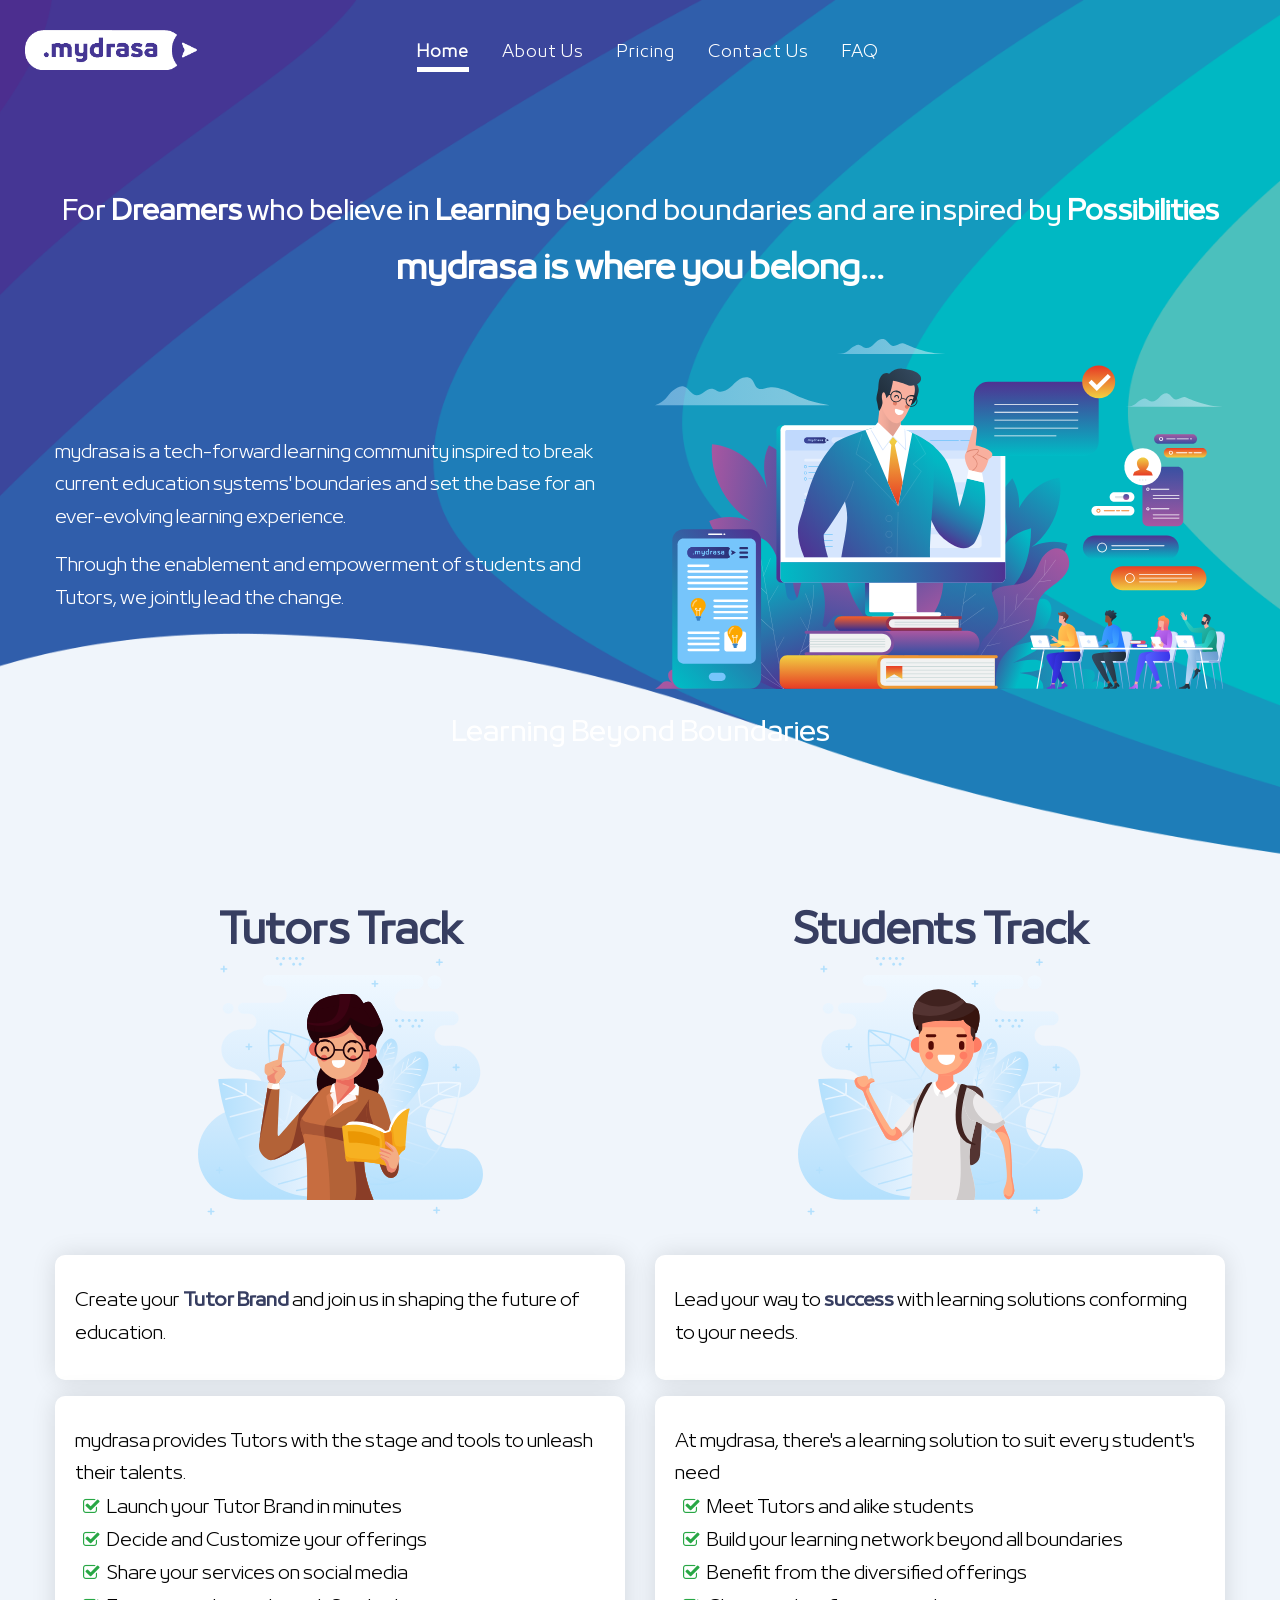
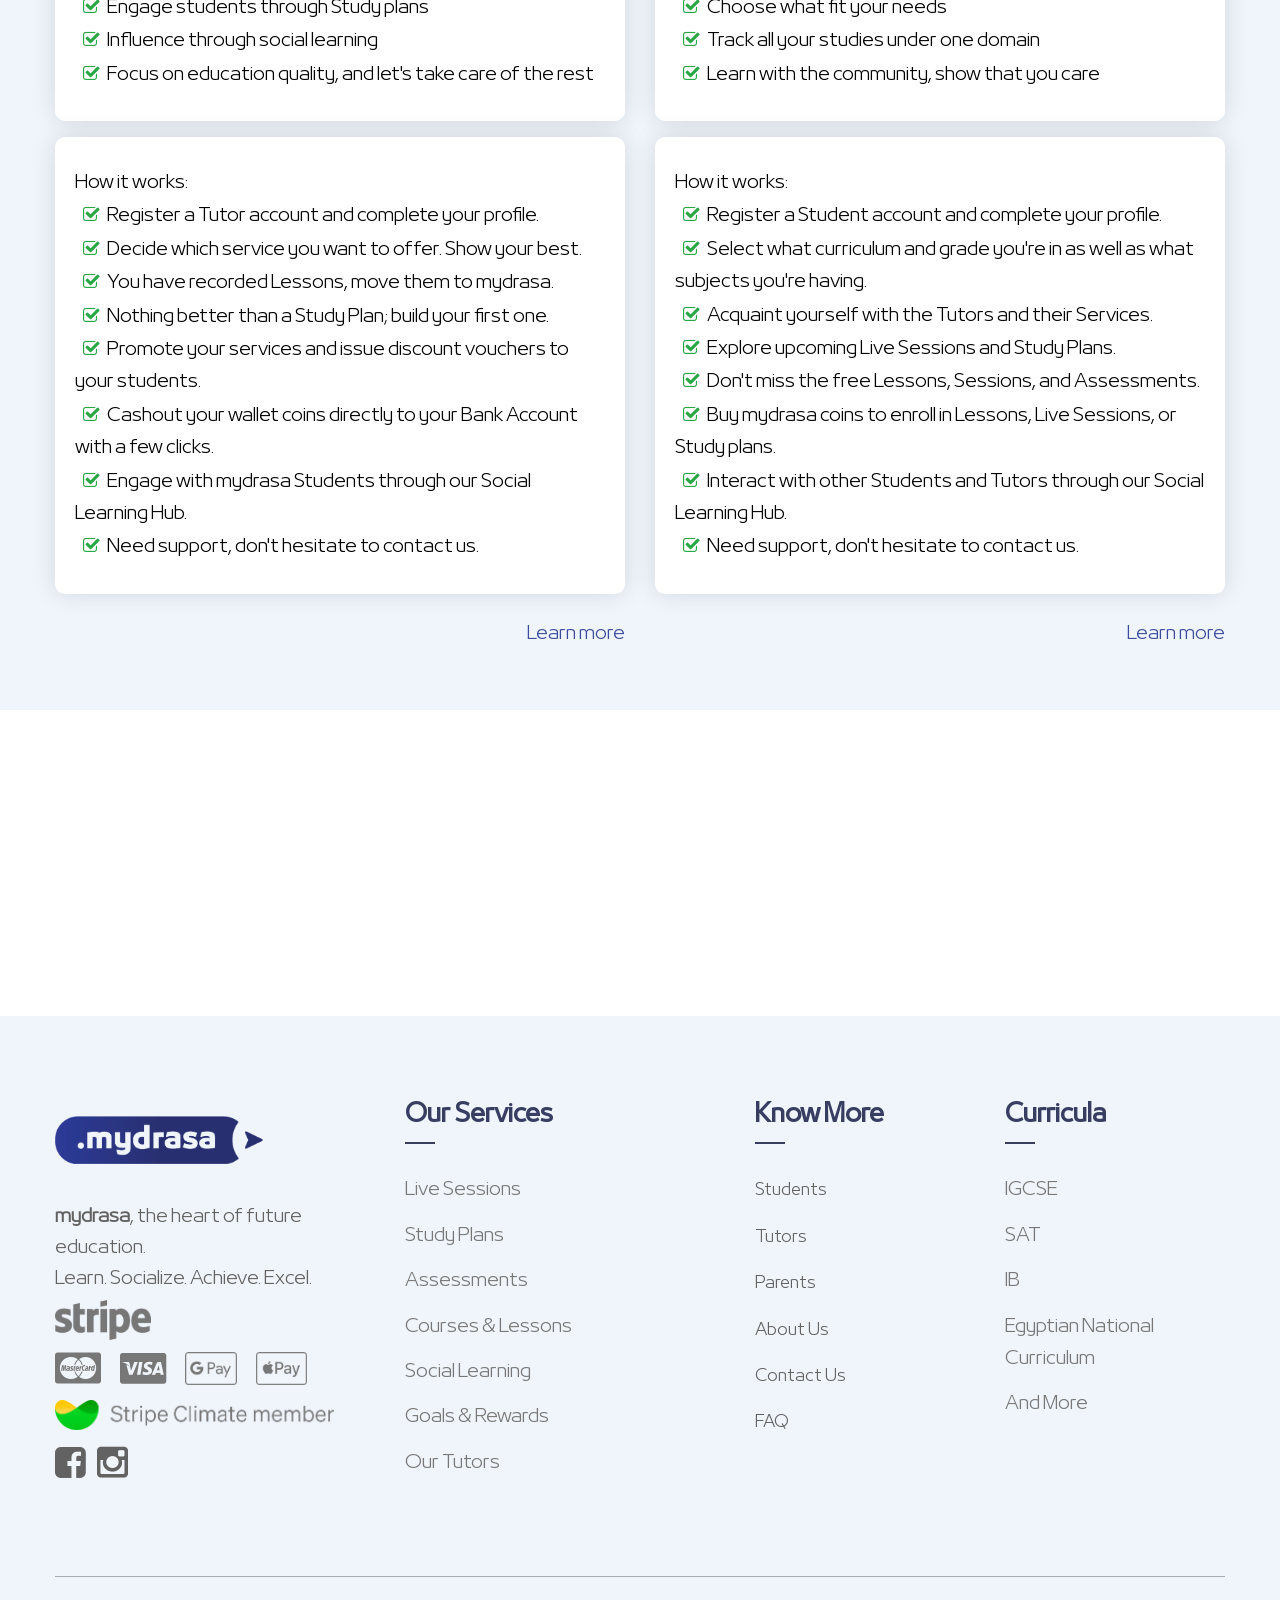
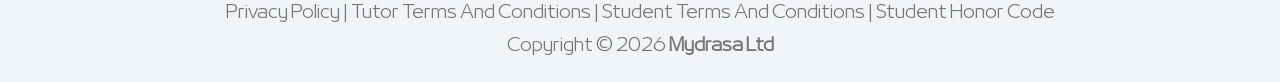
<file: index.html>
<!DOCTYPE html>
<html class="loading" lang="en" data-textdirection="ltr">
<head>
    <meta http-equiv="Content-Type" content="text/html; charset=UTF-8">
    <meta http-equiv="X-UA-Compatible" content="IE=edge">
    <meta name="viewport" content="width=device-width, initial-scale=1.0, user-scalable=0, minimal-ui">
    <title>mydrasa | Home</title>
    <meta name="description" content="mydrasa is a tech-forward learning community inspired to break current education systems' boundaries and set the base for an ever-evolving learning experience. Through the enablement and empowerment of students and Tutors, we jointly lead the change." />
    <meta property="og:title" content="Mydrasa | Home" />
    <meta property="og:description" content="Smart Assessments | Online Courses &amp; Lessons | Live Tutoring | Goals &amp; Rewards | IGCSE | SAT | IB | Egyptian National Curriculum | Learn. Socialize. Excel." />
    <meta property="og:image" content="/images/posts/og-image.jpg" />

    <link rel="apple-touch-icon" sizes="144x144" href="images/favicon/apple-touch-icon.png">
    <link rel="icon" type="image/png" sizes="32x32" href="images/favicon/favicon-32x32.png">
    <link rel="icon" type="image/png" sizes="16x16" href="images/favicon/favicon-16x16.png">
    <link rel="shortcut icon" href="images/favicon/favicon.ico">
    <meta name="theme-color" content="#ffffff">

    <link href="fonts/29LTBukra-Light.css" rel="stylesheet">
    <link href="fonts/29LTBukra-Regular.css" rel="stylesheet">
    <link href="css/font-awesome.css" rel="stylesheet">
    <link href="css/bootstrap.min.css" rel="stylesheet">
    <link href="css/animate.css" rel="stylesheet">
    <link href="css/owl.css" rel="stylesheet">
    <link href="css/jquery.fancybox.min.css" rel="stylesheet">
    <link href="css/flaticon.css" rel="stylesheet">
    <link href="css/mmenu.css" rel="stylesheet">
    <link href="css/mburger.css" rel="stylesheet">
    <link href="css/main.css" rel="stylesheet">
    <link href="css/select2.min.css" rel="stylesheet">
    <link href="css/responsive.css" rel="stylesheet">
</head>
<body class="public-page">
    <div class="page-wrapper">

        <!-- Header -->
        <header class="main-header header-style-two">
            <div class="header-upper">
                <div class="auto-container">
                    <div class="clearfix">
                        <div class="float-left logo-box">
                            <div class="logo">
                                <a href="index.html">
                                    <img src="images/logo/logo-white.png" alt="Mydrasa" title="Mydrasa">
                                </a>
                            </div>
                        </div>
                        <div class="nav-outer clearfix">
                            <div class="mobile-nav-toggler"><span class="icon flaticon-menu"></span></div>
                            <nav class="main-menu show navbar-expand-md">
                                <div class="navbar-header">
                                    <button class="navbar-toggler" type="button" data-toggle="collapse" data-target="#navbarSupportedContent" aria-controls="navbarSupportedContent" aria-expanded="false" aria-label="Toggle navigation">
                                        <span class="icon-bar"></span>
                                        <span class="icon-bar"></span>
                                        <span class="icon-bar"></span>
                                    </button>
                                </div>
                                <div class="navbar-collapse collapse clearfix" id="navbarSupportedContent">
                                    <ul class="navigation clearfix">
                                        <li class="current"><a href="index.html">Home</a></li>
                                        <li><a href="about.html">About Us</a></li>
                                        <li><a href="pricing.html">Pricing</a></li>
                                        <li><a href="contact.html">Contact Us</a></li>
                                        <li><a href="faq.html">FAQ</a></li>
                                    </ul>
                                        
                                </div>
                            </nav>
                        </div>
                    </div>
                </div>
            </div>
        </header>
        <!-- End Header -->

        <!-- Mobile Menu -->
        <div class="mobile-menu">
            <div class="menu-backdrop"></div>
            <div class="close-btn"><span class="icon flaticon-multiply"></span></div>
            <nav class="menu-box">
                <div class="nav-logo"><a href="index.html"><img src="images/logo/logo.png" alt="Mydrasa" title="Mydrasa"></a></div>
                <div class="menu-outer">
            </div>
            </nav>
        </div>
        <!-- End Mobile Menu -->

        <!-- Banner Section -->
        <section class="banner-section">
            <div class="pattern-layer"></div>
            <div class="auto-container">
                <div class="content-boxed">
                    <h1 class="mb-5 text-center">
                        <small>
                            For <b>Dreamers</b> who believe in <b>Learning</b> beyond boundaries and are inspired by <b>Possibilities</b>
                        </small>
                        <br />
                        <b class="mt-3 d-block">mydrasa is where you belong…</b>
                    </h1>
                    <div class="row clearfix">
                        <div class="content-column col-md-6">
                            <div class="inner-column text-md-left text-center text-white pb-0">
                                <div class="text mb-3 mt-4">
                                    mydrasa is a tech-forward learning community inspired to break current education systems' boundaries and set the base for an ever-evolving learning experience.
                                </div>
                                <div class="text mt-3">
                                    Through the enablement and empowerment of students and Tutors, we jointly lead the change.
                                </div>
                            </div>
                        </div>
                        <div class="col-md-6">
                            <img src="images/illustrations/Main-img.svg" alt="mydrasa">
                        </div>
                    </div>
                    <h1 class="my-4 text-center text-white">
                        <small class="d-block">Learning Beyond Boundaries</small>
                    </h1>
                </div>
            </div>
        </section>
        <!-- End Banner Section -->

        <!-- Achievements / Tracks Section -->
        <section class="achievements-section">
            <div class="auto-container">
                <div class="fact-counter">
                    <div class="row clearfix">

                        <!-- Tutors Track -->
                        <div class="column counter-column col-lg-6 col-md-6 col-sm-12">
                            <div class="sec-title centered">
                                <h2>Tutors Track</h2>
                                <img src="images/illustrations/Tutors.svg" alt="Tutors" class="w-50 m-auto" />
                            </div>

                            <div class="inner wow fadeInLeft mb-3" data-wow-delay="0ms" data-wow-duration="1500ms">
                                <div class="content">
                                    <div class="text text-left">
                                        Create your <b>Tutor Brand</b> and join us in shaping the future of education.
                                    </div>
                                </div>
                            </div>

                            <div class="inner wow fadeInLeft mb-3" data-wow-delay="0ms" data-wow-duration="1500ms">
                                <div class="content">
                                    <div class="text text-left">
                                        mydrasa provides Tutors with the stage and tools to unleash their talents.
                                        <ul>
                                            <li><i class="fa fa-check-square-o text-success ml-2 mr-1"></i> Launch your Tutor Brand in minutes</li>
                                            <li><i class="fa fa-check-square-o text-success ml-2 mr-1"></i> Decide and Customize your offerings</li>
                                            <li><i class="fa fa-check-square-o text-success ml-2 mr-1"></i> Share your services on social media</li>
                                            <li><i class="fa fa-check-square-o text-success ml-2 mr-1"></i> Engage students through Study plans</li>
                                            <li><i class="fa fa-check-square-o text-success ml-2 mr-1"></i> Influence through social learning</li>
                                            <li><i class="fa fa-check-square-o text-success ml-2 mr-1"></i> Focus on education quality, and let's take care of the rest</li>
                                        </ul>
                                    </div>
                                </div>
                            </div>

                            <div class="inner wow fadeInLeft mb-3" data-wow-delay="0ms" data-wow-duration="1500ms">
                                <div class="content">
                                    <div class="text text-left">
                                        How it works:
                                        <ul>
                                            <li><i class="fa fa-check-square-o text-success ml-2 mr-1"></i> Register a Tutor account and complete your profile.</li>
                                            <li><i class="fa fa-check-square-o text-success ml-2 mr-1"></i> Decide which service you want to offer. Show your best.</li>
                                            <li><i class="fa fa-check-square-o text-success ml-2 mr-1"></i> You have recorded Lessons, move them to mydrasa.</li>
                                            <li><i class="fa fa-check-square-o text-success ml-2 mr-1"></i> Nothing better than a Study Plan; build your first one.</li>
                                            <li><i class="fa fa-check-square-o text-success ml-2 mr-1"></i> Promote your services and issue discount vouchers to your students.</li>
                                            <li><i class="fa fa-check-square-o text-success ml-2 mr-1"></i> Cashout your wallet coins directly to your Bank Account with a few clicks.</li>
                                            <li><i class="fa fa-check-square-o text-success ml-2 mr-1"></i> Engage with mydrasa Students through our Social Learning Hub.</li>
                                            <li><i class="fa fa-check-square-o text-success ml-2 mr-1"></i> Need support, don't hesitate to contact us.</li>
                                        </ul>
                                    </div>
                                </div>
                            </div>

                            <a href="tutors.html" class="d-block mt-2 float-right">Learn more</a>
                        </div>

                        <!-- Students Track -->
                        <div class="column counter-column col-lg-6 col-md-6 col-sm-12">
                            <div class="sec-title centered">
                                <h2>Students Track</h2>
                                <img src="images/illustrations/Students.svg" alt="Student" class="w-50 m-auto" />
                            </div>

                            <div class="inner wow fadeInLeft mb-3" data-wow-delay="0ms" data-wow-duration="1500ms">
                                <div class="content">
                                    <div class="text text-left">
                                        Lead your way to <b>success</b> with learning solutions conforming to your needs.
                                    </div>
                                </div>
                            </div>

                            <div class="inner wow fadeInLeft mb-3" data-wow-delay="0ms" data-wow-duration="1500ms">
                                <div class="content">
                                    <div class="text text-left">
                                        At mydrasa, there's a learning solution to suit every student's need
                                        <ul>
                                            <li><i class="fa fa-check-square-o text-success ml-2 mr-1"></i> Meet Tutors and alike students</li>
                                            <li><i class="fa fa-check-square-o text-success ml-2 mr-1"></i> Build your learning network beyond all boundaries</li>
                                            <li><i class="fa fa-check-square-o text-success ml-2 mr-1"></i> Benefit from the diversified offerings</li>
                                            <li><i class="fa fa-check-square-o text-success ml-2 mr-1"></i> Choose what fit your needs</li>
                                            <li><i class="fa fa-check-square-o text-success ml-2 mr-1"></i> Track all your studies under one domain</li>
                                            <li><i class="fa fa-check-square-o text-success ml-2 mr-1"></i> Learn with the community, show that you care</li>
                                        </ul>
                                    </div>
                                </div>
                            </div>

                            <div class="inner wow fadeInLeft mb-3" data-wow-delay="0ms" data-wow-duration="1500ms">
                                <div class="content">
                                    <div class="text text-left">
                                        How it works:
                                        <ul>
                                            <li><i class="fa fa-check-square-o text-success ml-2 mr-1"></i> Register a Student account and complete your profile.</li>
                                            <li><i class="fa fa-check-square-o text-success ml-2 mr-1"></i> Select what curriculum and grade you're in as well as what subjects you're having.</li>
                                            <li><i class="fa fa-check-square-o text-success ml-2 mr-1"></i> Acquaint yourself with the Tutors and their Services.</li>
                                            <li><i class="fa fa-check-square-o text-success ml-2 mr-1"></i> Explore upcoming Live Sessions and Study Plans.</li>
                                            <li><i class="fa fa-check-square-o text-success ml-2 mr-1"></i> Don't miss the free Lessons, Sessions, and Assessments.</li>
                                            <li><i class="fa fa-check-square-o text-success ml-2 mr-1"></i> Buy mydrasa coins to enroll in Lessons, Live Sessions, or Study plans.</li>
                                            <li><i class="fa fa-check-square-o text-success ml-2 mr-1"></i> Interact with other Students and Tutors through our Social Learning Hub.</li>
                                            <li><i class="fa fa-check-square-o text-success ml-2 mr-1"></i> Need support, don't hesitate to contact us.</li>
                                        </ul>
                                    </div>
                                </div>
                            </div>

                            <a href="students.html" class="d-block mt-2 float-right">Learn more</a>
                        </div>

                    </div>
                </div>
            </div>
        </section>
        <!-- End Tracks Section -->

        <!-- Call to Action Section -->
        <section class="call-to-action-section-two parallax-bg">
            <div class="auto-container">
                <div class="content">
                    <h2 style="font-weight: 500;">
                        <small>
                            As education evolves, <b>mydrasa</b> is at the forefront, shaping tomorrow's schooling experience.
                        </small>
                    </h2>
                </div>
            </div>
        </section>
        <!-- End Call to Action Section -->


        <!-- Footer -->
        <footer class="main-footer">
            <div class="auto-container">
                <div class="widgets-section">
                    <div class="row clearfix">
                        <div class="big-column col-lg-7 col-md-12 col-sm-12">
                            <div class="row clearfix">
                                <div class="footer-column col-md-6">
                                    <div class="footer-widget logo-widget">
                                        <div class="logo">
                                            <a href="index.html"><img src="images/logo/logo.png" class="footer-logo" alt="mydrasa" /></a>
                                        </div>
                                        <div class="text">
                                            <b>mydrasa</b>, the heart of future education.
                                            <br />Learn. Socialize. Achieve. Excel.
                                        </div>
                                        <div class="social-box">
                                            <img src="images/partners/stripe-gray.png" style="max-height:40px;margin-top: -30px" />
                                            <br/>
                                            <i class="fa fa-cc-mastercard fa-2x mr-3"></i>
                                            <i class="fa fa-cc-visa fa-2x mr-3"></i>
                                            <img src="images/partners/google-pay-gray.png" style="max-height: 33px;margin-top: -15px;" class="mr-3" />
                                            <img src="images/partners/apple-pay-gray.png" style="max-height: 33px;margin-top: -15px;" class="mr-3" />
                                        </div>
                                        <div class="social-box">
                                            <a href="https://climate.stripe.com/C44OdS" target="_blank">
                                                <img src="images/partners/stripe-climate-member.png" style="max-height:30px;" class="mt-2 mb-3" />
                                            </a>
                                        </div>
                                        <div class="social-box">
                                            <a href="https://www.facebook.com/mydrasa" class="mr-2" target="_blank"><i class="fa fa-facebook-square fa-2x"></i></a>
                                            <a href="https://instagram.com/mydrasa" target="_blank"><i class="fa fa-instagram fa-2x"></i></a>
                                        </div>
                                    </div>
                                </div>
                                <div class="footer-column col-md-6">
                                    <div class="footer-widget links-widget">
                                        <h4>Our Services</h4>
                                        <ul class="links-widget">
                                            <li>Live Sessions</li>
                                            <li>Study Plans</li>
                                            <li>Assessments</li>
                                            <li>Courses &amp; Lessons</li>
                                            <li>Social Learning</li>
                                            <li>Goals &amp; Rewards</li>
                                            <li>Our Tutors</li>
                                        </ul>
                                    </div>
                                </div>
                            </div>
                        </div>
                        <div class="big-column col-lg-5 col-md-12 col-sm-12">
                            <div class="row clearfix">
                                <div class="footer-column col-md-6">
                                    <div class="footer-widget links-widget">
                                        <h4>Know More</h4>
                                        <ul class="links-widget">
                                            <li><a href="students.html">Students</a></li>
                                            <li><a href="tutors.html">Tutors</a></li>
                                            <li><a href="parents.html">Parents</a></li>
                                            <li><a href="about.html">About Us</a></li>
                                            <li><a href="contact.html">Contact Us</a></li>
                                            <li><a href="faq.html">FAQ</a></li>
                                        </ul>
                                    </div>
                                </div>
                                <div class="footer-column col-md-6">
                                    <div class="footer-widget links-widget">
                                        <h4>Curricula</h4>
                                        <ul class="links-widget">
                                            <li>IGCSE</li>
                                            <li>SAT</li>
                                            <li>IB</li>
                                            <li>Egyptian National Curriculum</li>
                                            <li>And More</li>
                                        </ul>
                                    </div>
                                </div>
                            </div>
                        </div>
                    </div>
                </div>
                <div class="footer-bottom text-center">
                    <div class="copyright">
                        Privacy Policy | Tutor Terms And Conditions | Student Terms And Conditions | Student Honor Code
                        <br>
                        Copyright &copy; 2026 <b>Mydrasa Ltd</b>
                    </div>
                </div>
            </div>
        </footer>
        <!-- End Footer -->

    </div>

    <script src="js/jquery.js"></script>
    <script src="js/popper.min.js"></script>
    <script src="js/bootstrap.min.js"></script>
    <script src="js/wow.js"></script>
    <script src="js/owl.js"></script>
    <script src="js/jquery.paroller.min.js"></script>
    <script src="js/appear.js"></script>
    <script src="js/mburger.js"></script>
    <script src="js/mmenu.js"></script>
    <script src="js/jquery.mCustomScrollbar.concat.min.js"></script>
<script src="js/select2.min.js"></script>
<script src="js/script.js"></script>
</body>
</html>
</file>
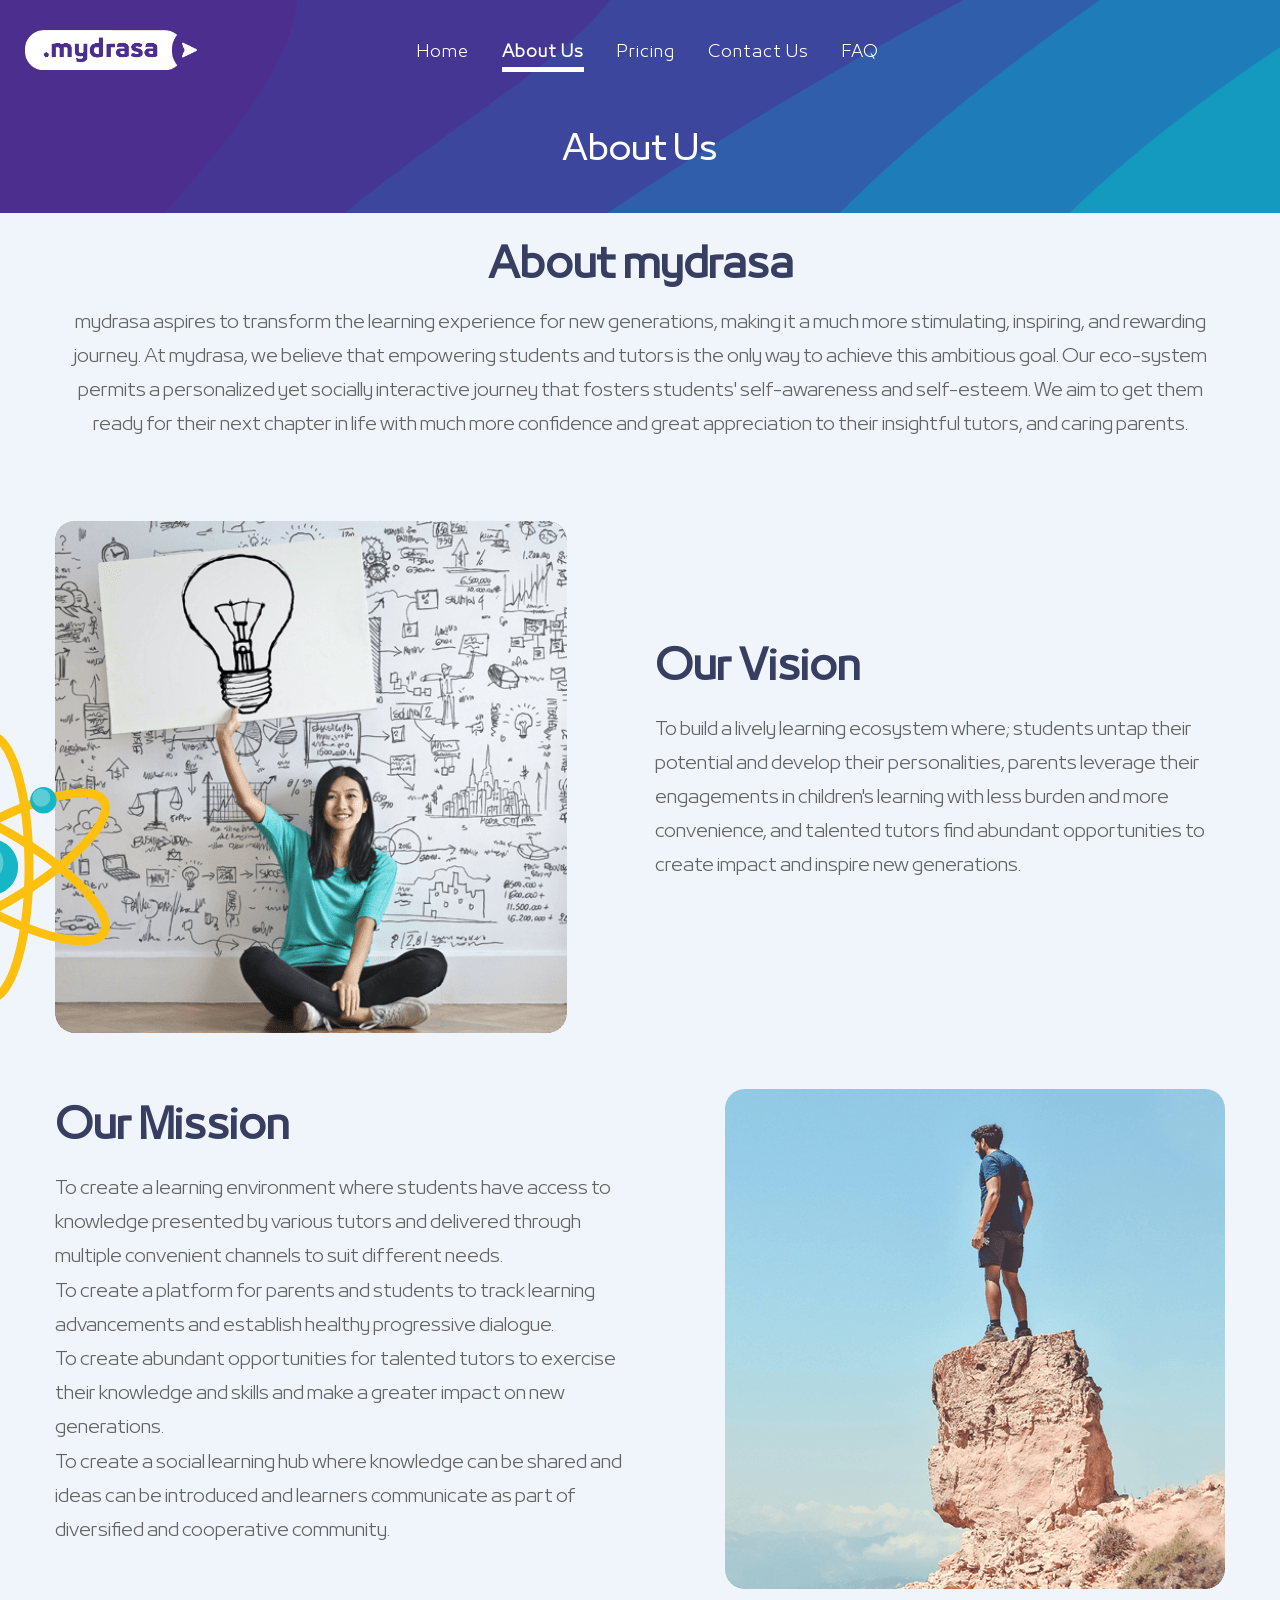
<file: about.html>
<!DOCTYPE html>
<html class="loading" lang="en" data-textdirection="ltr">
<head>
    <meta http-equiv="Content-Type" content="text/html; charset=UTF-8">
    <meta http-equiv="X-UA-Compatible" content="IE=edge">
    <meta name="viewport" content="width=device-width, initial-scale=1.0, user-scalable=0, minimal-ui">
    <title>mydrasa | About Us</title>
    <meta name="description" content="mydrasa aspires to transform the learning experience for new generations, making it a much more stimulating, inspiring, and rewarding journey." />
    <link rel="shortcut icon" href="images/favicon/favicon.ico">
    <meta name="theme-color" content="#ffffff">
    <link href="fonts/29LTBukra-Light.css" rel="stylesheet">
    <link href="fonts/29LTBukra-Regular.css" rel="stylesheet">
    <link href="css/font-awesome.css" rel="stylesheet">
    <link href="css/bootstrap.min.css" rel="stylesheet">
    <link href="css/animate.css" rel="stylesheet">
    <link href="css/owl.css" rel="stylesheet">
    <link href="css/flaticon.css" rel="stylesheet">
    <link href="css/mmenu.css" rel="stylesheet">
    <link href="css/mburger.css" rel="stylesheet">
    <link href="css/main.css" rel="stylesheet">
    <link href="css/select2.min.css" rel="stylesheet">
    <link href="css/responsive.css" rel="stylesheet">
</head>
<body class="public-page">
<div class="page-wrapper">

    <!-- Header -->
    <header class="main-header header-style-two">
        <div class="header-upper">
            <div class="auto-container">
                <div class="clearfix">
                    <div class="float-left logo-box">
                        <div class="logo">
                            <a href="index.html"><img src="images/logo/logo-white.png" alt="Mydrasa" title="Mydrasa"></a>
                        </div>
                    </div>
                    <div class="nav-outer clearfix">
                        <div class="mobile-nav-toggler"><span class="icon flaticon-menu"></span></div>
                        <nav class="main-menu show navbar-expand-md">
                            <div class="navbar-header">
                                <button class="navbar-toggler" type="button" data-toggle="collapse" data-target="#navbarSupportedContent" aria-controls="navbarSupportedContent" aria-expanded="false" aria-label="Toggle navigation">
                                    <span class="icon-bar"></span><span class="icon-bar"></span><span class="icon-bar"></span>
                                </button>
                            </div>
                            <div class="navbar-collapse collapse clearfix" id="navbarSupportedContent">
                                <ul class="navigation clearfix">
                                        <li><a href="index.html">Home</a></li>
                                        <li class="current"><a href="about.html">About Us</a></li>
                                        <li><a href="pricing.html">Pricing</a></li>
                                        <li><a href="contact.html">Contact Us</a></li>
                                        <li><a href="faq.html">FAQ</a></li>
                                    </ul>
                                    </li>
                                </ul>
                            </div>
                        </nav>
                    </div>
                </div>
            </div>
        </div>
    </header>
    <!-- End Header -->

    <!-- Mobile Menu -->
    <div class="mobile-menu">
        <div class="menu-backdrop"></div>
        <div class="close-btn"><span class="icon flaticon-multiply"></span></div>
        <nav class="menu-box">
            <div class="nav-logo"><a href="index.html"><img src="images/logo/logo.png" alt="Mydrasa" title="Mydrasa"></a></div>
            <div class="menu-outer">
            </div>
        </nav>
    </div>
    <!-- End Mobile Menu -->

    <!-- Page Title -->
    <section class="page-title">
        <div class="auto-container">
            <h1>About Us</h1>
        </div>
    </section>

    <!-- About Section -->
    <section class="achievements-section">
        <div class="auto-container">
            <div class="sec-title centered">
                <h2>About mydrasa</h2>
                <div class="text">
                    mydrasa aspires to transform the learning experience for new generations, making it a much more stimulating, inspiring, and rewarding journey. At mydrasa, we believe that empowering students and tutors is the only way to achieve this ambitious goal. Our eco-system permits a personalized yet socially interactive journey that fosters students' self-awareness and self-esteem. We aim to get them ready for their next chapter in life with much more confidence and great appreciation to their insightful tutors, and caring parents.
                </div>
            </div>
        </div>
    </section>

    <!-- Vision Section -->
    <section class="education-section pb-md-5 py-2">
        <div class="auto-container">
            <div class="row clearfix">
                <div class="pr-lg-5 col-lg-6 col-md-12 col-sm-12">
                    <img src="images/stock-images/our-vision.png" alt="our vision" />
                </div>
                <div class="content-column col-lg-6 col-md-12 col-sm-12">
                    <div class="inner-column">
                        <h2>Our Vision</h2>
                        <div class="text">
                            To build a lively learning ecosystem where; students untap their potential and develop their personalities, parents leverage their engagements in children's learning with less burden and more convenience, and talented tutors find abundant opportunities to create impact and inspire new generations.
                        </div>
                    </div>
                </div>
            </div>
        </div>
    </section>

    <!-- Mission Section -->
    <section class="education-section pb-md-5 py-2 z-10">
        <div class="patern-layer-one paroller" data-paroller-factor="0.60" data-paroller-factor-lg="0.20" data-paroller-type="foreground" data-paroller-direction="vertical" style="background-image: url('images/icons/icon-1.svg')"></div>
        <div class="patern-layer-two paroller" data-paroller-factor="0.60" data-paroller-factor-lg="-0.20" data-paroller-type="foreground" data-paroller-direction="vertical" style="background-image: url('images/icons/icon-2.svg')"></div>
        <div class="auto-container">
            <div class="row clearfix">
                <div class="content-column col-lg-6 col-md-12 col-sm-12">
                    <div class="inner-column">
                        <h2>Our Mission</h2>
                        <div class="text">
                            To create a learning environment where students have access to knowledge presented by various tutors and delivered through multiple convenient channels to suit different needs.
                            <br />
                            To create a platform for parents and students to track learning advancements and establish healthy progressive dialogue.
                            <br />
                            To create abundant opportunities for talented tutors to exercise their knowledge and skills and make a greater impact on new generations.
                            <br />
                            To create a social learning hub where knowledge can be shared and ideas can be introduced and learners communicate as part of diversified and cooperative community.
                        </div>
                    </div>
                </div>
                <div class="pl-lg-5 col-lg-6 col-md-12 col-sm-12">
                    <img src="images/stock-images/our-mission.png" alt="our mission" class="float-right" />
                </div>
            </div>
        </div>
    </section>
</file>
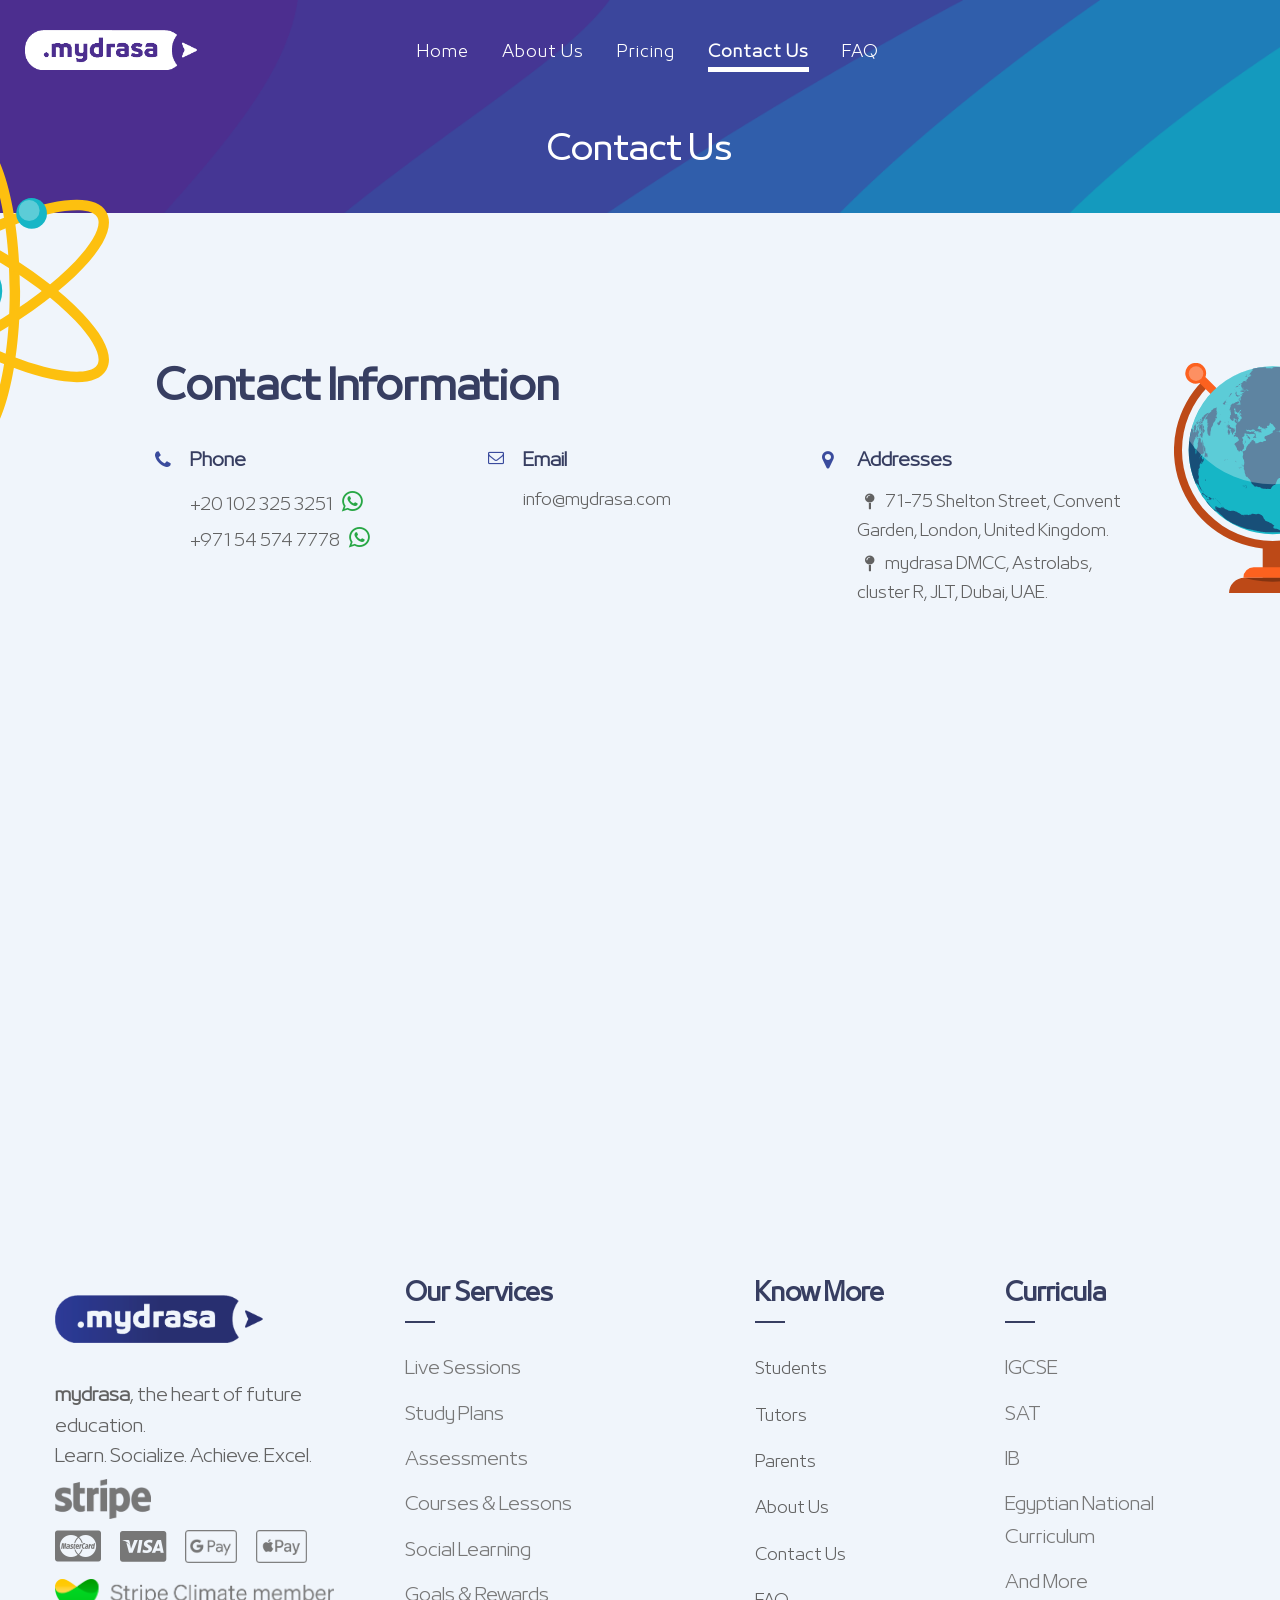
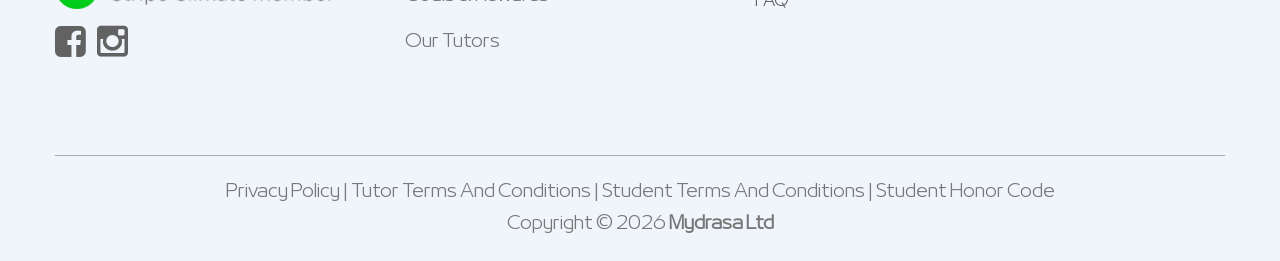
<file: contact.html>
<!DOCTYPE html>
<html class="loading" lang="en" data-textdirection="ltr">
<head>
    <meta http-equiv="Content-Type" content="text/html; charset=UTF-8">
    <meta http-equiv="X-UA-Compatible" content="IE=edge">
    <meta name="viewport" content="width=device-width, initial-scale=1.0, user-scalable=0, minimal-ui">
    <title>mydrasa | Contact Us</title>
    <meta name="description" content="Get in touch with mydrasa through our various contact methods. We are always happy to hear from you." />
    <link rel="shortcut icon" href="images/favicon/favicon.ico">
    <meta name="theme-color" content="#ffffff">
    <link href="fonts/29LTBukra-Light.css" rel="stylesheet">
    <link href="fonts/29LTBukra-Regular.css" rel="stylesheet">
    <link href="css/font-awesome.css" rel="stylesheet">
    <link href="css/bootstrap.min.css" rel="stylesheet">
    <link href="css/animate.css" rel="stylesheet">
    <link href="css/flaticon.css" rel="stylesheet">
    <link href="css/mmenu.css" rel="stylesheet">
    <link href="css/mburger.css" rel="stylesheet">
    <link href="css/main.css" rel="stylesheet">
    <link href="css/select2.min.css" rel="stylesheet">
    <link href="css/responsive.css" rel="stylesheet">
</head>
<body class="public-page">
<div class="page-wrapper">

    <!-- Header -->
    <header class="main-header header-style-two">
        <div class="header-upper">
            <div class="auto-container">
                <div class="clearfix">
                    <div class="float-left logo-box">
                        <div class="logo">
                            <a href="index.html"><img src="images/logo/logo-white.png" alt="Mydrasa" title="Mydrasa"></a>
                        </div>
                    </div>
                    <div class="nav-outer clearfix">
                        <div class="mobile-nav-toggler"><span class="icon flaticon-menu"></span></div>
                        <nav class="main-menu show navbar-expand-md">
                            <div class="navbar-header">
                                <button class="navbar-toggler" type="button" data-toggle="collapse" data-target="#navbarSupportedContent" aria-expanded="false" aria-label="Toggle navigation">
                                    <span class="icon-bar"></span><span class="icon-bar"></span><span class="icon-bar"></span>
                                </button>
                            </div>
                            <div class="navbar-collapse collapse clearfix" id="navbarSupportedContent">
                                <ul class="navigation clearfix">
                                        <li><a href="index.html">Home</a></li>
                                        <li><a href="about.html">About Us</a></li>
                                        <li><a href="pricing.html">Pricing</a></li>
                                        <li class="current"><a href="contact.html">Contact Us</a></li>
                                        <li><a href="faq.html">FAQ</a></li>
                                    </ul>
                                    </li>
                                </ul>
                            </div>
                        </nav>
                    </div>
                </div>
            </div>
        </div>
    </header>

    <!-- Mobile Menu -->
    <div class="mobile-menu">
        <div class="menu-backdrop"></div>
        <div class="close-btn"><span class="icon flaticon-multiply"></span></div>
        <nav class="menu-box">
            <div class="nav-logo"><a href="index.html"><img src="images/logo/logo.png" alt="Mydrasa"></a></div>
            <div class="menu-outer">
            </div>
        </nav>
    </div>

    <!-- Page Title -->
    <section class="page-title">
        <div class="auto-container"><h1>Contact Us</h1></div>
    </section>

    <!-- Contact Form Section -->
    <section class="contact-page-section">
        <div class="patern-layer-one paroller" data-paroller-factor="0.60" data-paroller-factor-lg="0.20" data-paroller-type="foreground" data-paroller-direction="vertical" style="background-image: url('images/icons/icon-1.svg')"></div>
        <div class="patern-layer-two paroller" data-paroller-factor="0.60" data-paroller-factor-lg="-0.20" data-paroller-type="foreground" data-paroller-direction="vertical" style="background-image: url('images/icons/icon-2.svg')"></div>
        <div class="auto-container">
            <!-- Contact Info -->
            <div class="contact-info-section">
                <div class="title-box">
                    <h2>Contact Information</h2>
                </div>
                <div class="row clearfix">
                    <div class="info-column col-lg-4 col-md-6 col-sm-12">
                        <div class="info-inner">
                            <div class="icon fa fa-phone"></div>
                            <strong>Phone</strong>
                            <ul>
                                <li>
                                    <a href="tel:+201023253251">+20 102 325 3251</a>
                                    &nbsp;
                                    <a href="https://wa.me/201023253251" target="_blank"><i class="fa fa-whatsapp text-success" style="font-size: 1.5em;"></i></a>
                                </li>
                                <li>
                                    <a href="tel:+971545747778">+971 54 574 7778</a>
                                    &nbsp;
                                    <a href="https://wa.me/971545747778" target="_blank"><i class="fa fa-whatsapp text-success" style="font-size: 1.5em;"></i></a>
                                </li>
                            </ul>
                        </div>
                    </div>
                    <div class="info-column col-lg-4 col-md-6 col-sm-12">
                        <div class="info-inner">
                            <div class="icon fa fa-envelope-o"></div>
                            <strong>Email</strong>
                            <ul>
                                <li><a href="mailto:info@mydrasa.com">info@mydrasa.com</a></li>
                            </ul>
                        </div>
                    </div>
                    <div class="info-column col-lg-4 col-md-6 col-sm-12">
                        <div class="info-inner">
                            <div class="icon fa fa-map-marker"></div>
                            <strong>Addresses</strong>
                            <ul>
                                <li><i class="fa fa-map-pin mx-2"></i> 71-75 Shelton Street, Convent Garden, London, United Kingdom.</li>
                                <li><i class="fa fa-map-pin mx-2"></i> mydrasa DMCC, Astrolabs, cluster R, JLT, Dubai, UAE.</li>
                            </ul>
                        </div>
                    </div>
                </div>
            </div>
        </div>
    </section>

    <!-- Map Section -->
    <section class="map-section pb-0" style="margin-bottom: -7px;">
        <div class="row">
            <div class="col-md-6 pr-md-0">
                <div class="map-boxed">
                    <div class="map-outer">
                        <iframe src="https://www.google.com/maps/embed?pb=!1m18!1m12!1m3!1d2482.7!2d-0.1252!3d51.5155!2m3!1f0!2f0!3f0!3m2!1i1024!2i768!4f13.1!3m3!1m2!1s0x487604d2a00da891%3A0xe9ae0ee9e52d4ff!2sShelton%20St%2C%20London%20WC2H%209JQ%2C%20UK!5e0!3m2!1sen!2s!4v1" allowfullscreen="" loading="lazy" title="London Office"></iframe>
                    </div>
                </div>
            </div>
            <div class="col-md-6 pl-md-0">
                <div class="map-boxed">
                    <div class="map-outer">
                        <iframe src="https://www.google.com/maps/embed?pb=!1m18!1m12!1m3!1d3613.6!2d55.133!3d25.076!2m3!1f0!2f0!3f0!3m2!1i1024!2i768!4f13.1!3m3!1m2!1s0x3e5f6cd7c7b32a0d%3A0x5a0e8b12f4f3d1e!2sJLT%2C%20Dubai!5e0!3m2!1sen!2s!4v1" allowfullscreen="" loading="lazy" title="Dubai Office"></iframe>
                    </div>
                </div>
            </div>
        </div>
    </section>

    <!-- Footer -->
    <footer class="main-footer">
        <div class="auto-container">
            <div class="widgets-section">
                <div class="row clearfix">
                    <div class="big-column col-lg-7 col-md-12 col-sm-12">
                        <div class="row clearfix">
                            <div class="footer-column col-md-6">
                                <div class="footer-widget logo-widget">
                                    <div class="logo"><a href="index.html"><img src="images/logo/logo.png" class="footer-logo" alt="mydrasa" /></a></div>
                                    <div class="text"><b>mydrasa</b>, the heart of future education.<br />Learn. Socialize. Achieve. Excel.</div>
                                    <div class="social-box">
                                        <img src="images/partners/stripe-gray.png" style="max-height:40px;margin-top:-30px" /><br/>
                                        <i class="fa fa-cc-mastercard fa-2x mr-3"></i>
                                        <i class="fa fa-cc-visa fa-2x mr-3"></i>
                                        <img src="images/partners/google-pay-gray.png" style="max-height:33px;margin-top:-15px;" class="mr-3" />
                                        <img src="images/partners/apple-pay-gray.png" style="max-height:33px;margin-top:-15px;" class="mr-3" />
                                    </div>
                                    <div class="social-box"><a href="https://climate.stripe.com/C44OdS" target="_blank"><img src="images/partners/stripe-climate-member.png" style="max-height:30px;" class="mt-2 mb-3" /></a></div>
                                    <div class="social-box">
                                        <a href="https://www.facebook.com/mydrasa" class="mr-2" target="_blank"><i class="fa fa-facebook-square fa-2x"></i></a>
                                        <a href="https://instagram.com/mydrasa" target="_blank"><i class="fa fa-instagram fa-2x"></i></a>
                                    </div>
                                </div>
                            </div>
                            <div class="footer-column col-md-6">
                                <div class="footer-widget links-widget">
                                    <h4>Our Services</h4>
                                    <ul class="links-widget">
                                        <li>Live Sessions</li>
                                        <li>Study Plans</li>
                                        <li>Assessments</li>
                                        <li>Courses &amp; Lessons</li>
                                        <li>Social Learning</li>
                                        <li>Goals &amp; Rewards</li>
                                        <li>Our Tutors</li>
                                    </ul>
                                </div>
                            </div>
                        </div>
                    </div>
                    <div class="big-column col-lg-5 col-md-12 col-sm-12">
                        <div class="row clearfix">
                            <div class="footer-column col-md-6">
                                <div class="footer-widget links-widget">
                                    <h4>Know More</h4>
                                    <ul class="links-widget">
                                        <li><a href="students.html">Students</a></li>
                                        <li><a href="tutors.html">Tutors</a></li>
                                        <li><a href="parents.html">Parents</a></li>
                                        <li><a href="about.html">About Us</a></li>
                                        <li><a href="contact.html">Contact Us</a></li>
                                        <li><a href="faq.html">FAQ</a></li>
                                    </ul>
                                </div>
                            </div>
                            <div class="footer-column col-md-6">
                                <div class="footer-widget links-widget">
                                    <h4>Curricula</h4>
                                    <ul class="links-widget">
                                        <li>IGCSE</li>
                                        <li>SAT</li>
                                        <li>IB</li>
                                        <li>Egyptian National Curriculum</li>
                                        <li>And More</li>
                                    </ul>
                                </div>
                            </div>
                        </div>
                    </div>
                </div>
            </div>
            <div class="footer-bottom text-center">
                <div class="copyright">
                    Privacy Policy | Tutor Terms And Conditions | Student Terms And Conditions | Student Honor Code
                    <br>Copyright &copy; 2026 <b>Mydrasa Ltd</b>
                </div>
            </div>
        </div>
    </footer>

</div>
<script src="js/jquery.js"></script>
<script src="js/popper.min.js"></script>
<script src="js/bootstrap.min.js"></script>
<script src="js/jquery.paroller.min.js"></script>
<script src="js/wow.js"></script>
<script src="js/appear.js"></script>
<script src="js/mburger.js"></script>
<script src="js/mmenu.js"></script>
<script src="js/jquery.mCustomScrollbar.concat.min.js"></script>
<script src="js/select2.min.js"></script>
<script src="js/script.js"></script>
</body>
</html>
</file>
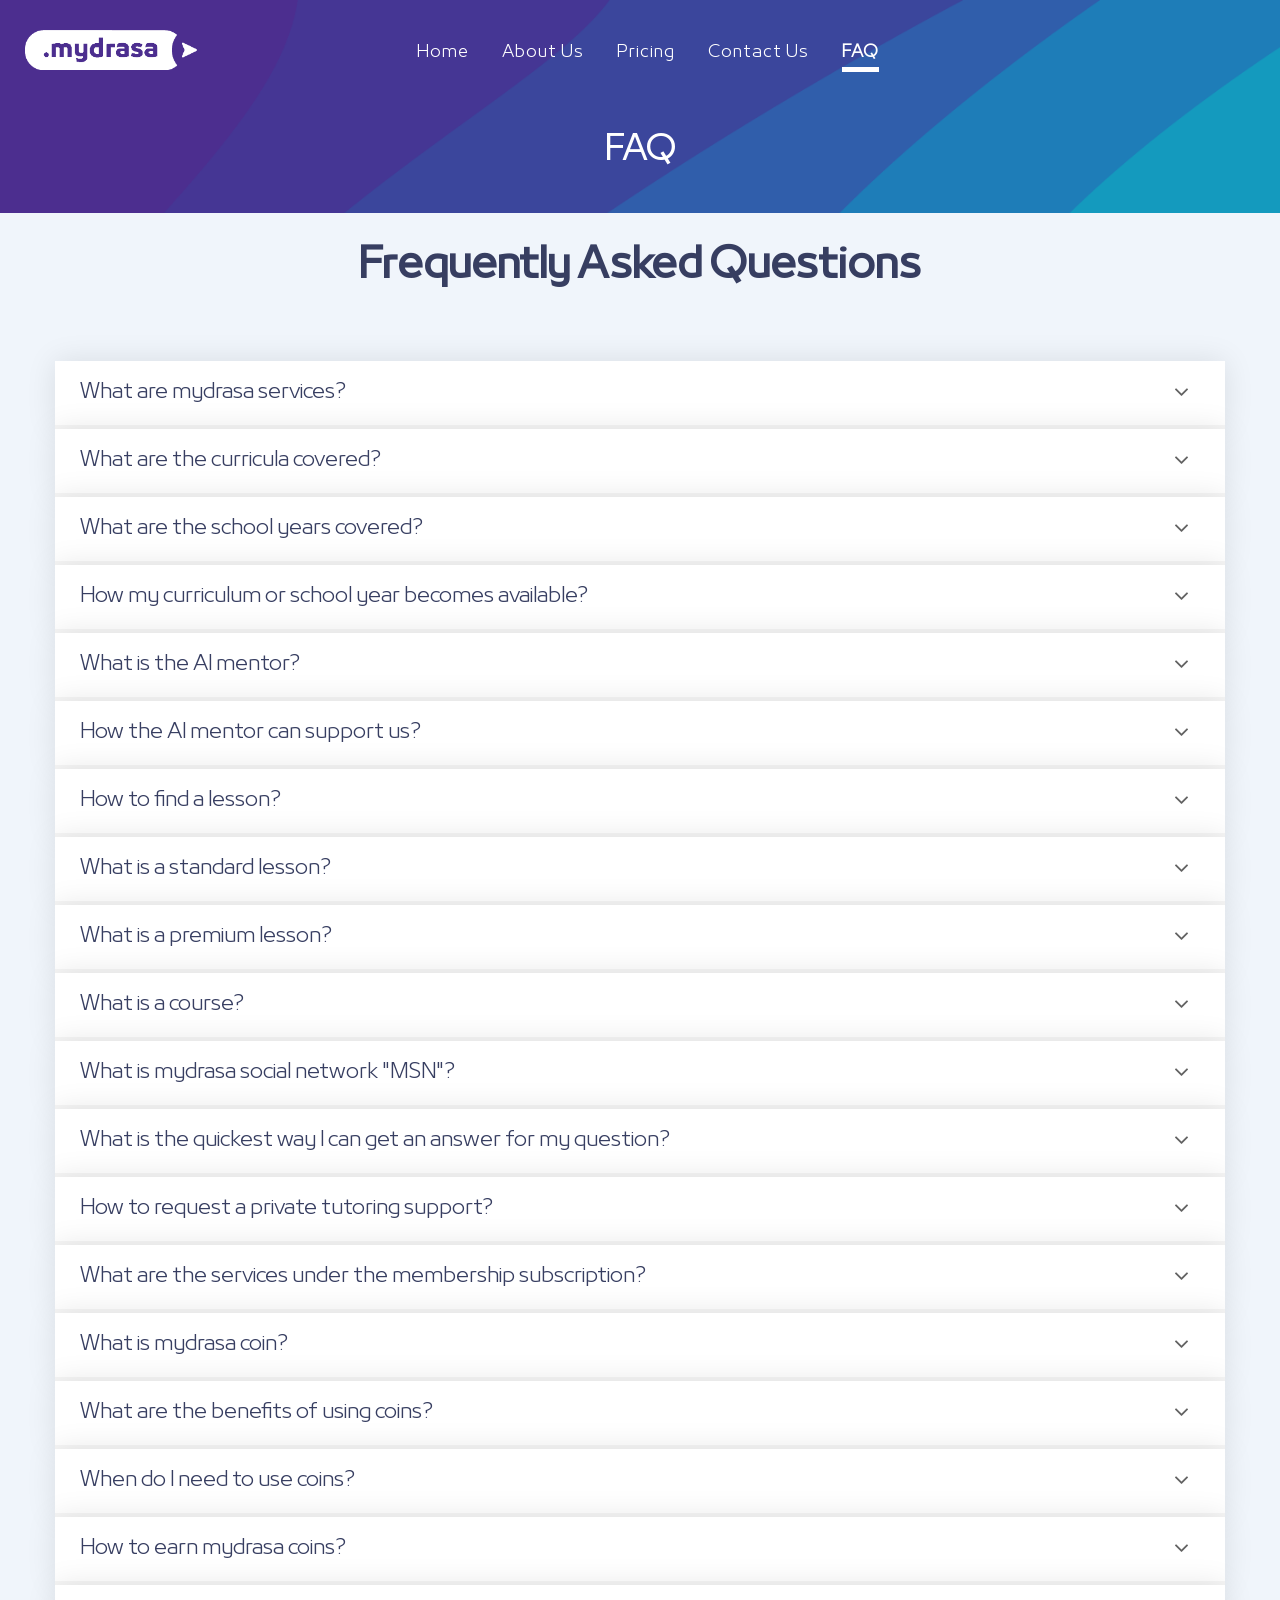
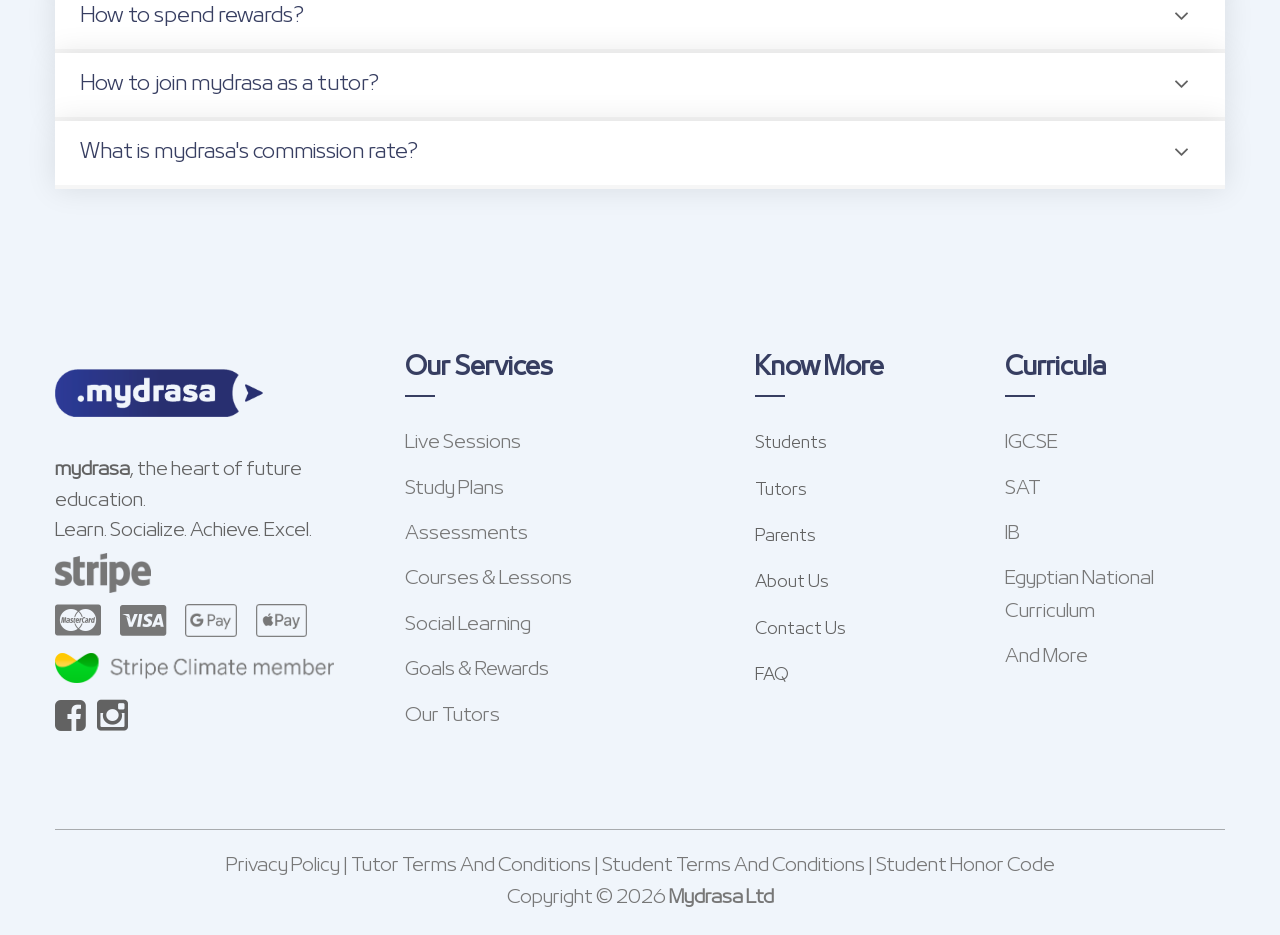
<file: faq.html>
<!DOCTYPE html>
<html class="loading" lang="en" data-textdirection="ltr">
<head>
    <meta http-equiv="Content-Type" content="text/html; charset=UTF-8">
    <meta http-equiv="X-UA-Compatible" content="IE=edge">
    <meta name="viewport" content="width=device-width, initial-scale=1.0, user-scalable=0, minimal-ui">
    <title>mydrasa | FAQ</title>
    <meta name="description" content="Frequently Asked Questions. What are mydrasa services? What are the curricula covered? What are the school years covered? What is the AI mentor? How to find a lesson?" />
    <link rel="shortcut icon" href="images/favicon/favicon.ico">
    <meta name="theme-color" content="#ffffff">
    <link href="fonts/29LTBukra-Light.css" rel="stylesheet">
    <link href="fonts/29LTBukra-Regular.css" rel="stylesheet">
    <link href="css/font-awesome.css" rel="stylesheet">
    <link href="css/bootstrap.min.css" rel="stylesheet">
    <link href="css/animate.css" rel="stylesheet">
    <link href="css/flaticon.css" rel="stylesheet">
    <link href="css/mmenu.css" rel="stylesheet">
    <link href="css/mburger.css" rel="stylesheet">
    <link href="css/main.css" rel="stylesheet">
    <link href="css/select2.min.css" rel="stylesheet">
    <link href="css/responsive.css" rel="stylesheet">
</head>
<body class="public-page">
<div class="page-wrapper">

    <!-- Header -->
    <header class="main-header header-style-two">
        <div class="header-upper">
            <div class="auto-container">
                <div class="clearfix">
                    <div class="float-left logo-box">
                        <div class="logo">
                            <a href="index.html"><img src="images/logo/logo-white.png" alt="Mydrasa" title="Mydrasa"></a>
                        </div>
                    </div>
                    <div class="nav-outer clearfix">
                        <div class="mobile-nav-toggler"><span class="icon flaticon-menu"></span></div>
                        <nav class="main-menu show navbar-expand-md">
                            <div class="navbar-header">
                                <button class="navbar-toggler" type="button" data-toggle="collapse" data-target="#navbarSupportedContent" aria-expanded="false" aria-label="Toggle navigation">
                                    <span class="icon-bar"></span><span class="icon-bar"></span><span class="icon-bar"></span>
                                </button>
                            </div>
                            <div class="navbar-collapse collapse clearfix" id="navbarSupportedContent">
                                <ul class="navigation clearfix">
                                        <li><a href="index.html">Home</a></li>
                                        <li><a href="about.html">About Us</a></li>
                                        <li><a href="pricing.html">Pricing</a></li>
                                        <li><a href="contact.html">Contact Us</a></li>
                                        <li class="current"><a href="faq.html">FAQ</a></li>
                                    </ul>
                                    </li>
                                </ul>
                            </div>
                        </nav>
                    </div>
                </div>
            </div>
        </div>
    </header>

    <!-- Mobile Menu -->
    <div class="mobile-menu">
        <div class="menu-backdrop"></div>
        <div class="close-btn"><span class="icon flaticon-multiply"></span></div>
        <nav class="menu-box">
            <div class="nav-logo"><a href="index.html"><img src="images/logo/logo.png" alt="Mydrasa"></a></div>
            <div class="menu-outer">
            </div>
        </nav>
    </div>

    <!-- Page Title -->
    <section class="page-title">
        <div class="auto-container"><h1>FAQ</h1></div>
    </section>

    <section class="achievements-section py-5">
        <div class="auto-container">
            <div class="sec-title centered"><h2>Frequently Asked Questions</h2></div>
        </div>
    </section>

    <!-- FAQ Accordion -->
    <section class="register-section pt-0">
        <div class="auto-container">
            <div class="login-box p-0">
                <div class="accordian-column">
                    <ul class="accordion-box style-two">

                        <li class="accordion block">
                            <div class="acc-btn"><div class="icon-outer"><span class="icon icon-plus flaticon-angle-arrow-down"></span></div>What are mydrasa services?</div>
                            <div class="acc-content"><div class="content"><div class="clearfix"><div class="text">mydrasa offers six main services; assessments, AI mentor, courses and lessons, social networking, private tutoring, and finally goals and rewards. All these services are fully integrated to provide the student with a seamless journey and make his effort and time more productive.</div></div></div></div>
                        </li>

                        <li class="accordion block">
                            <div class="acc-btn"><div class="icon-outer"><span class="icon icon-plus flaticon-angle-arrow-down"></span></div>What are the curricula covered?</div>
                            <div class="acc-content"><div class="content"><div class="clearfix"><div class="text">We are covering the IGCSE, SAT, IB, and the Egyptian National Curriculum. We are continuously adding more local curricula.</div></div></div></div>
                        </li>

                        <li class="accordion block">
                            <div class="acc-btn"><div class="icon-outer"><span class="icon icon-plus flaticon-angle-arrow-down"></span></div>What are the school years covered?</div>
                            <div class="acc-content"><div class="content"><div class="clearfix"><div class="text">We are covering high school from grade 9-12. We are planning to add mid-school students by next year.</div></div></div></div>
                        </li>

                        <li class="accordion block">
                            <div class="acc-btn"><div class="icon-outer"><span class="icon icon-plus flaticon-angle-arrow-down"></span></div>How my curriculum or school year becomes available?</div>
                            <div class="acc-content"><div class="content"><div class="clearfix"><div class="text">It is great to know that you are interested to join mydrasa. All you need to do is to register, mention your curriculum and school year, and once we receive enough registration for your curriculum or school year we will make it as a priority.</div></div></div></div>
                        </li>

                        <li class="accordion block">
                            <div class="acc-btn"><div class="icon-outer"><span class="icon icon-plus flaticon-angle-arrow-down"></span></div>What is the AI mentor?</div>
                            <div class="acc-content"><div class="content"><div class="clearfix"><div class="text">AI mentor is an Artificial Intelligence tool that will transform your studying experience. Through the activities that you will be performing on the platform like the assessments, viewing lessons, and the social network activities, the AI mentor will be able to recognize your strengths, weakness, and interests, and gives you the most fit recommendations and directions.</div></div></div></div>
                        </li>

                        <li class="accordion block">
                            <div class="acc-btn"><div class="icon-outer"><span class="icon icon-plus flaticon-angle-arrow-down"></span></div>How the AI mentor can support us?</div>
                            <div class="acc-content"><div class="content"><div class="clearfix"><div class="text">The AI mentor addresses the following metrics: Weaknesses; provide you with specific study recommendations to shortcut your studying effort and time. Strengths; promote your name in the social network as the best to support others in specific topic you excel in. Interests; show you topics that are related to your preference. Evaluations; supports you in the evaluation of essay type questions by correcting them and recommending the best answers.</div></div></div></div>
                        </li>

                        <li class="accordion block">
                            <div class="acc-btn"><div class="icon-outer"><span class="icon icon-plus flaticon-angle-arrow-down"></span></div>How to find a lesson?</div>
                            <div class="acc-content"><div class="content"><div class="clearfix"><div class="text">You can search for any lesson using the search bar in your dashboard. You can search for it by name, tutor, or any keyword within the topic. You can also find lessons when you navigate through subjects, chapter, and sub chapters. You will find many lessons covering the same topic created by different tutors; check the lesson summary, lesson topics, and the intro video before enrolling into the lesson. If you are interested to view the lesson you can select "Enroll Now" and you can start viewing the lesson content.</div></div></div></div>
                        </li>

                        <li class="accordion block">
                            <div class="acc-btn"><div class="icon-outer"><span class="icon icon-plus flaticon-angle-arrow-down"></span></div>What is a standard lesson?</div>
                            <div class="acc-content"><div class="content"><div class="clearfix"><div class="text">Standard Lesson: Lessons that are developed by tutors and available for free under the membership subscription.</div></div></div></div>
                        </li>

                        <li class="accordion block">
                            <div class="acc-btn"><div class="icon-outer"><span class="icon icon-plus flaticon-angle-arrow-down"></span></div>What is a premium lesson?</div>
                            <div class="acc-content"><div class="content"><div class="clearfix"><div class="text">Premium Lesson: Lessons that are developed by tutors and viewed by students after paying the lesson price in mydrasa coins.</div></div></div></div>
                        </li>

                        <li class="accordion block">
                            <div class="acc-btn"><div class="icon-outer"><span class="icon icon-plus flaticon-angle-arrow-down"></span></div>What is a course?</div>
                            <div class="acc-content"><div class="content"><div class="clearfix"><div class="text">Course is a complete set of lessons that covers the whole learning objectives of a subject.</div></div></div></div>
                        </li>

                        <li class="accordion block">
                            <div class="acc-btn"><div class="icon-outer"><span class="icon icon-plus flaticon-angle-arrow-down"></span></div>What is mydrasa social network "MSN"?</div>
                            <div class="acc-content"><div class="content"><div class="clearfix"><div class="text">"MSN" is a social platform that enables users who share the same interests to get connected together. MSN will allow users to follow each other, post feeds, and receive comments. Students will be able to post questions or inquires; Tutors will be able to share their knowledge, post their latest updates including topics, answers, or upcoming events.</div></div></div></div>
                        </li>

                        <li class="accordion block">
                            <div class="acc-btn"><div class="icon-outer"><span class="icon icon-plus flaticon-angle-arrow-down"></span></div>What is the quickest way I can get an answer for my question?</div>
                            <div class="acc-content"><div class="content"><div class="clearfix"><div class="text">Simply, post it on the social network, tag the relevant subject, tag followers, and you should receive comment on your post. The mydrasa AI mentor tool will see your post and will tag automatically the top students and tutors to contribute to your inquiry.</div></div></div></div>
                        </li>

                        <li class="accordion block">
                            <div class="acc-btn"><div class="icon-outer"><span class="icon icon-plus flaticon-angle-arrow-down"></span></div>How to request a private tutoring support?</div>
                            <div class="acc-content"><div class="content"><div class="clearfix"><div class="text">Access the private tutoring service from your dashboard; select a tutor based on your preference from the top filters menus, check their profile, then schedule and pay your session instantly. There is no need for confirmations or waiting time. You could request your session on the same day.</div></div></div></div>
                        </li>

                        <li class="accordion block">
                            <div class="acc-btn"><div class="icon-outer"><span class="icon icon-plus flaticon-angle-arrow-down"></span></div>What are the services under the membership subscription?</div>
                            <div class="acc-content"><div class="content"><div class="clearfix"><div class="text">Check out our <a href="pricing.html">pricing page</a> to view all the services and benefits offered within our membership subscription.</div></div></div></div>
                        </li>

                        <li class="accordion block">
                            <div class="acc-btn"><div class="icon-outer"><span class="icon icon-plus flaticon-angle-arrow-down"></span></div>What is mydrasa coin?</div>
                            <div class="acc-content"><div class="content"><div class="clearfix"><div class="text">mydrasa coin is the payment currency that mydrasa accept to pay any service or product available on the platform.</div></div></div></div>
                        </li>

                        <li class="accordion block">
                            <div class="acc-btn"><div class="icon-outer"><span class="icon icon-plus flaticon-angle-arrow-down"></span></div>What are the benefits of using coins?</div>
                            <div class="acc-content"><div class="content"><div class="clearfix"><div class="text">mydrasa coins allows students to:<br><br>Pay directly any service without the need to use a credit card. Simply parents can purchase coin packs once a month and students can spend them on studying whenever needed.<br><br>Get rewarded in coins once you achieve your goals.<br><br>Coins are transferable every month; differently from other subscriptions you don't lose what you have paid for, coins stay in the wallet and you can spend them the next month.</div></div></div></div>
                        </li>

                        <li class="accordion block">
                            <div class="acc-btn"><div class="icon-outer"><span class="icon icon-plus flaticon-angle-arrow-down"></span></div>When do I need to use coins?</div>
                            <div class="acc-content"><div class="content"><div class="clearfix"><div class="text">Most of our services are offered for unlimited access as part of the membership subscription, however because we pay tutors for their lessons and tutoring services we require paying for these services in coins in order to pay them. This model allows you to pay only for the services you need rather than paying a full subscription package and you lose the value you paid at the end of the month.</div></div></div></div>
                        </li>

                        <li class="accordion block">
                            <div class="acc-btn"><div class="icon-outer"><span class="icon icon-plus flaticon-angle-arrow-down"></span></div>How to earn mydrasa coins?</div>
                            <div class="acc-content"><div class="content"><div class="clearfix"><div class="text">mydrasa offers many ways that will allow you to win coins, prizes, and even international trips; complete challenges set by your parent, tutor, or mydrasa, invite students to follow you, help other students with solving problems, and you will be a winner for many prizes on the platform.</div></div></div></div>
                        </li>

                        <li class="accordion block">
                            <div class="acc-btn"><div class="icon-outer"><span class="icon icon-plus flaticon-angle-arrow-down"></span></div>How to spend rewards?</div>
                            <div class="acc-content"><div class="content"><div class="clearfix"><div class="text">You can spend coins on any service or product offered on mydrasa platform. Through our partners, you will be able to convert your rewarded coins into gift cards and buy any item directly from their stores. For other prizes, you will get notified through your account to arrange for receiving them.</div></div></div></div>
                        </li>

                        <li class="accordion block">
                            <div class="acc-btn"><div class="icon-outer"><span class="icon icon-plus flaticon-angle-arrow-down"></span></div>How to join mydrasa as a tutor?</div>
                            <div class="acc-content"><div class="content"><div class="clearfix"><div class="text">Visit mydrasa and create a tutor account. Our local partner will be in touch with you to complete the screening process before you start creating lessons and providing tutoring services.</div></div></div></div>
                        </li>

                        <li class="accordion block">
                            <div class="acc-btn"><div class="icon-outer"><span class="icon icon-plus flaticon-angle-arrow-down"></span></div>What is mydrasa's commission rate?</div>
                            <div class="acc-content"><div class="content"><div class="clearfix"><div class="text">mydrasa takes a 30% commission on lessons and 15% on live tutoring sessions, so tutors earn 70% of lesson revenue and 85% of live tutoring revenue. This model rewards tutors fairly for their invaluable contribution.</div></div></div></div>
                        </li>

                    </ul>
                </div>
            </div>
        </div>
    </section>

    <!-- Footer -->
    <footer class="main-footer">
        <div class="auto-container">
            <div class="widgets-section">
                <div class="row clearfix">
                    <div class="big-column col-lg-7 col-md-12 col-sm-12">
                        <div class="row clearfix">
                            <div class="footer-column col-md-6">
                                <div class="footer-widget logo-widget">
                                    <div class="logo"><a href="index.html"><img src="images/logo/logo.png" class="footer-logo" alt="mydrasa" /></a></div>
                                    <div class="text"><b>mydrasa</b>, the heart of future education.<br />Learn. Socialize. Achieve. Excel.</div>
                                    <div class="social-box">
                                        <img src="images/partners/stripe-gray.png" style="max-height:40px;margin-top:-30px" /><br/>
                                        <i class="fa fa-cc-mastercard fa-2x mr-3"></i>
                                        <i class="fa fa-cc-visa fa-2x mr-3"></i>
                                        <img src="images/partners/google-pay-gray.png" style="max-height:33px;margin-top:-15px;" class="mr-3" />
                                        <img src="images/partners/apple-pay-gray.png" style="max-height:33px;margin-top:-15px;" class="mr-3" />
                                    </div>
                                    <div class="social-box"><a href="https://climate.stripe.com/C44OdS" target="_blank"><img src="images/partners/stripe-climate-member.png" style="max-height:30px;" class="mt-2 mb-3" /></a></div>
                                    <div class="social-box">
                                        <a href="https://www.facebook.com/mydrasa" class="mr-2" target="_blank"><i class="fa fa-facebook-square fa-2x"></i></a>
                                        <a href="https://instagram.com/mydrasa" target="_blank"><i class="fa fa-instagram fa-2x"></i></a>
                                    </div>
                                </div>
                            </div>
                            <div class="footer-column col-md-6">
                                <div class="footer-widget links-widget">
                                    <h4>Our Services</h4>
                                    <ul class="links-widget">
                                        <li>Live Sessions</li>
                                        <li>Study Plans</li>
                                        <li>Assessments</li>
                                        <li>Courses &amp; Lessons</li>
                                        <li>Social Learning</li>
                                        <li>Goals &amp; Rewards</li>
                                        <li>Our Tutors</li>
                                    </ul>
                                </div>
                            </div>
                        </div>
                    </div>
                    <div class="big-column col-lg-5 col-md-12 col-sm-12">
                        <div class="row clearfix">
                            <div class="footer-column col-md-6">
                                <div class="footer-widget links-widget">
                                    <h4>Know More</h4>
                                    <ul class="links-widget">
                                        <li><a href="students.html">Students</a></li>
                                        <li><a href="tutors.html">Tutors</a></li>
                                        <li><a href="parents.html">Parents</a></li>
                                        <li><a href="about.html">About Us</a></li>
                                        <li><a href="contact.html">Contact Us</a></li>
                                        <li><a href="faq.html">FAQ</a></li>
                                    </ul>
                                </div>
                            </div>
                            <div class="footer-column col-md-6">
                                <div class="footer-widget links-widget">
                                    <h4>Curricula</h4>
                                    <ul class="links-widget">
                                        <li>IGCSE</li>
                                        <li>SAT</li>
                                        <li>IB</li>
                                        <li>Egyptian National Curriculum</li>
                                        <li>And More</li>
                                    </ul>
                                </div>
                            </div>
                        </div>
                    </div>
                </div>
            </div>
            <div class="footer-bottom text-center">
                <div class="copyright">
                    Privacy Policy | Tutor Terms And Conditions | Student Terms And Conditions | Student Honor Code
                    <br>Copyright &copy; 2026 <b>Mydrasa Ltd</b>
                </div>
            </div>
        </div>
    </footer>

</div>
<script src="js/jquery.js"></script>
<script src="js/popper.min.js"></script>
<script src="js/bootstrap.min.js"></script>
<script src="js/jquery.paroller.min.js"></script>
<script src="js/wow.js"></script>
<script src="js/appear.js"></script>
<script src="js/mburger.js"></script>
<script src="js/mmenu.js"></script>
<script src="js/jquery.mCustomScrollbar.concat.min.js"></script>
<script src="js/select2.min.js"></script>
<script src="js/script.js"></script>
<script>
    // Simple accordion functionality
    document.addEventListener('DOMContentLoaded', function () {
        var accBtns = document.querySelectorAll('.accordion-box .acc-btn');
        accBtns.forEach(function (btn) {
            btn.addEventListener('click', function () {
                var li = this.closest('li.accordion');
                var content = li.querySelector('.acc-content');
                var isActive = li.classList.contains('active-block');
                // Close all
                document.querySelectorAll('.accordion-box li.accordion').forEach(function (el) {
                    el.classList.remove('active-block');
                    var c = el.querySelector('.acc-content');
                    if (c) c.style.display = 'none';
                });
                // Open clicked if not already open
                if (!isActive) {
                    li.classList.add('active-block');
                    if (content) content.style.display = 'block';
                }
            });
        });
        // Hide all initially
        document.querySelectorAll('.accordion-box .acc-content').forEach(function (c) {
            c.style.display = 'none';
        });
    });
</script>
</body>
</html>
</file>
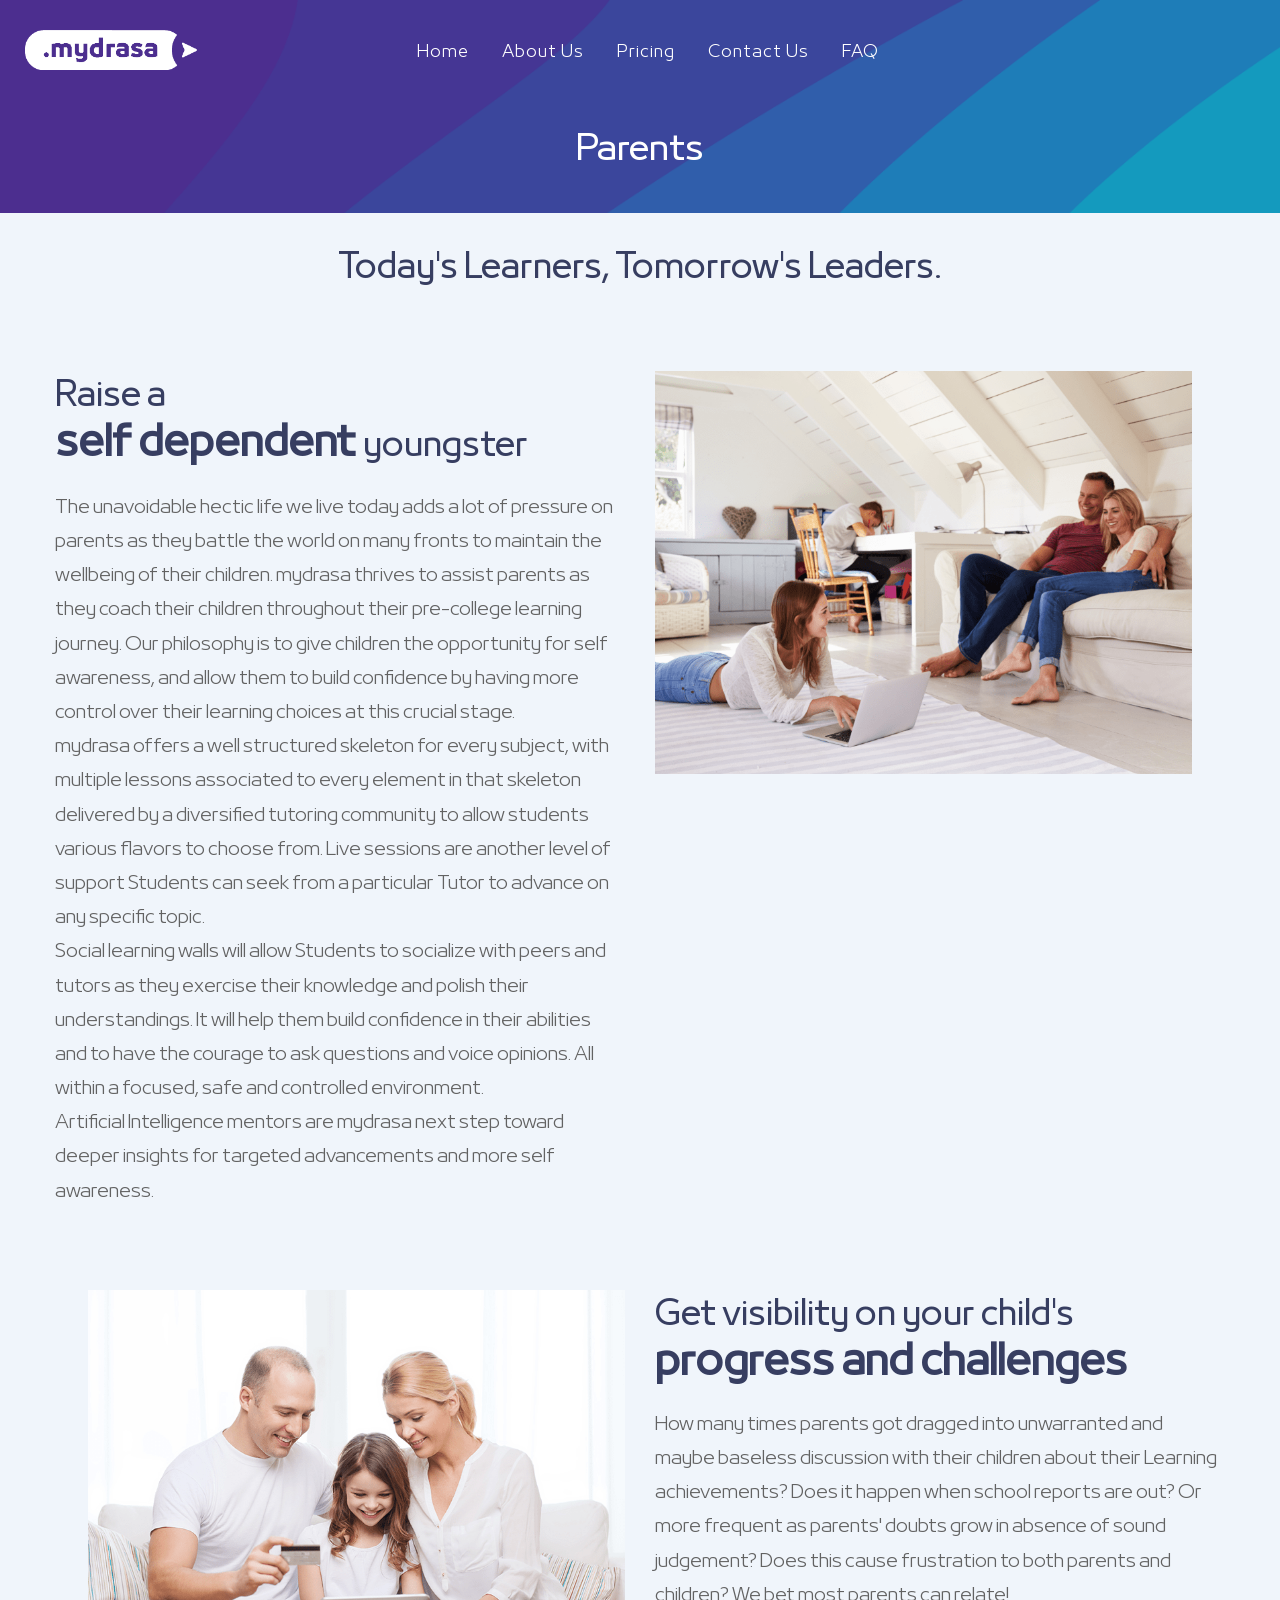
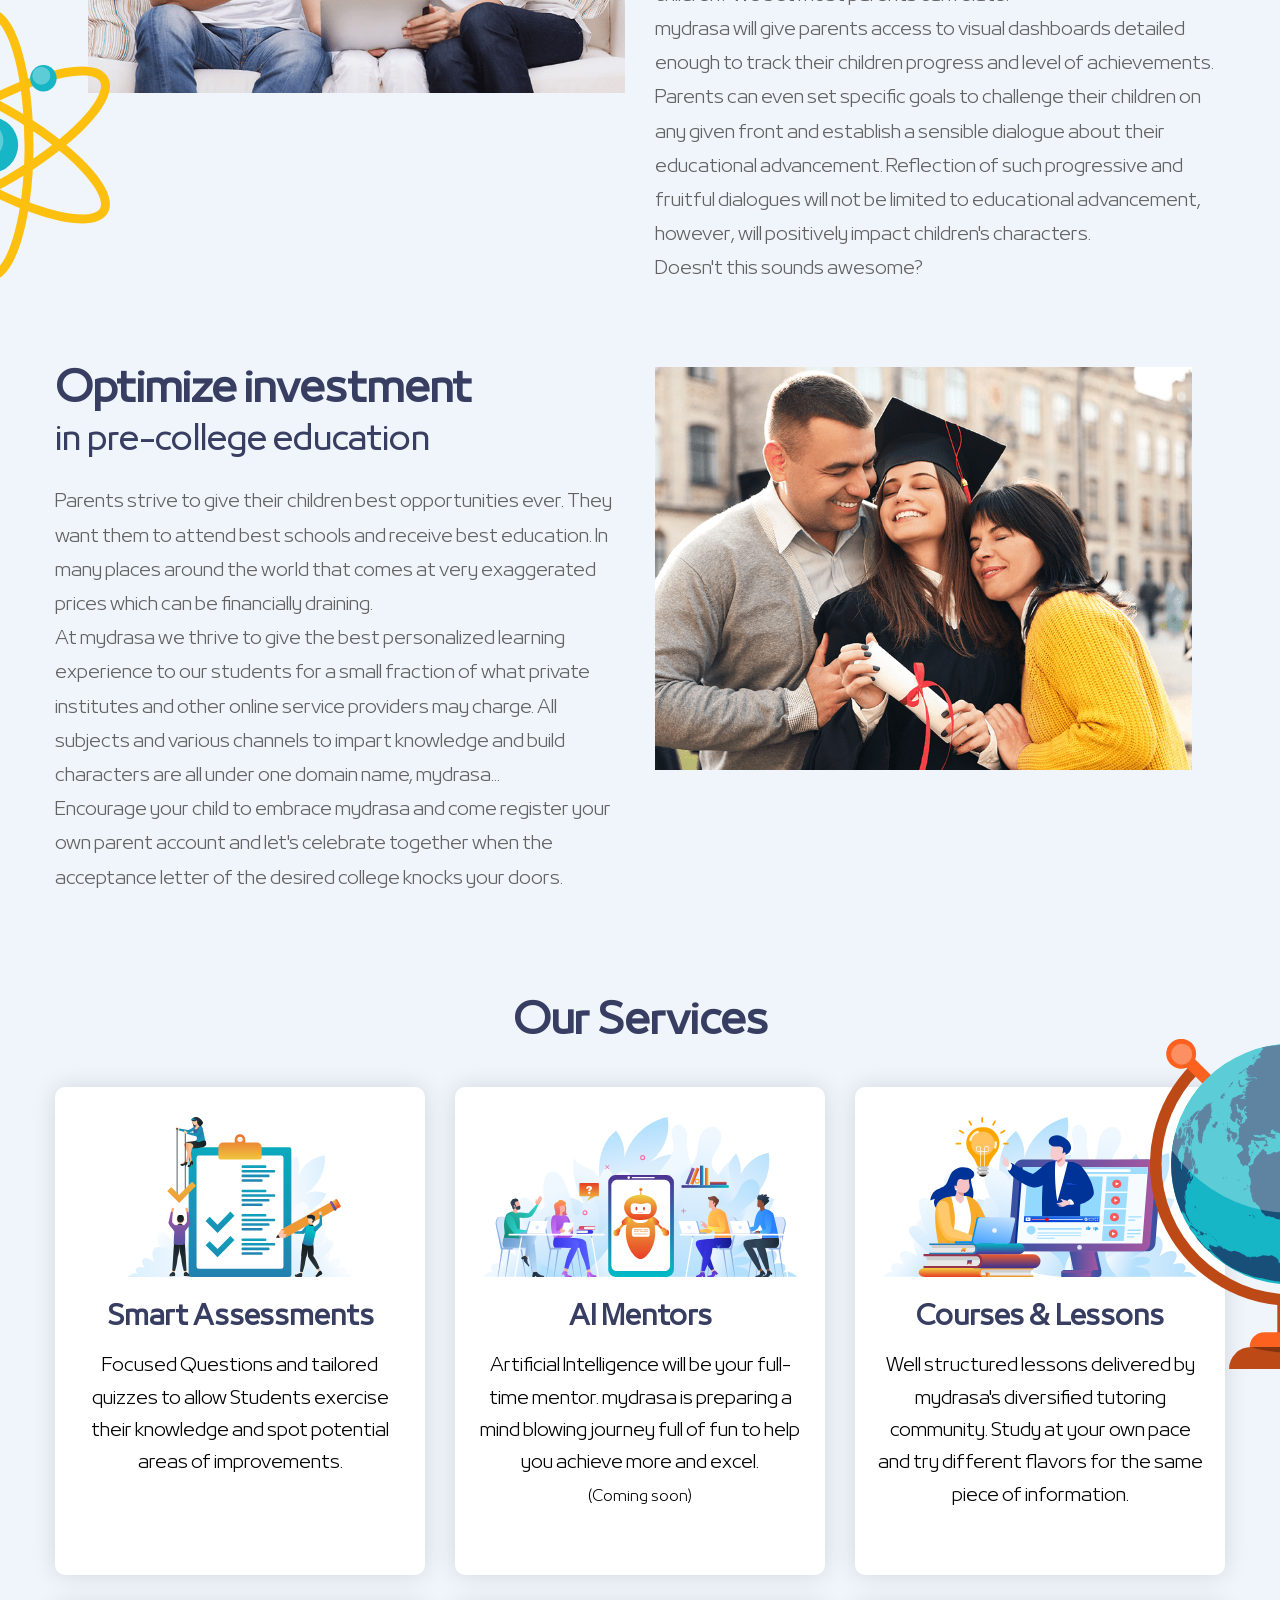
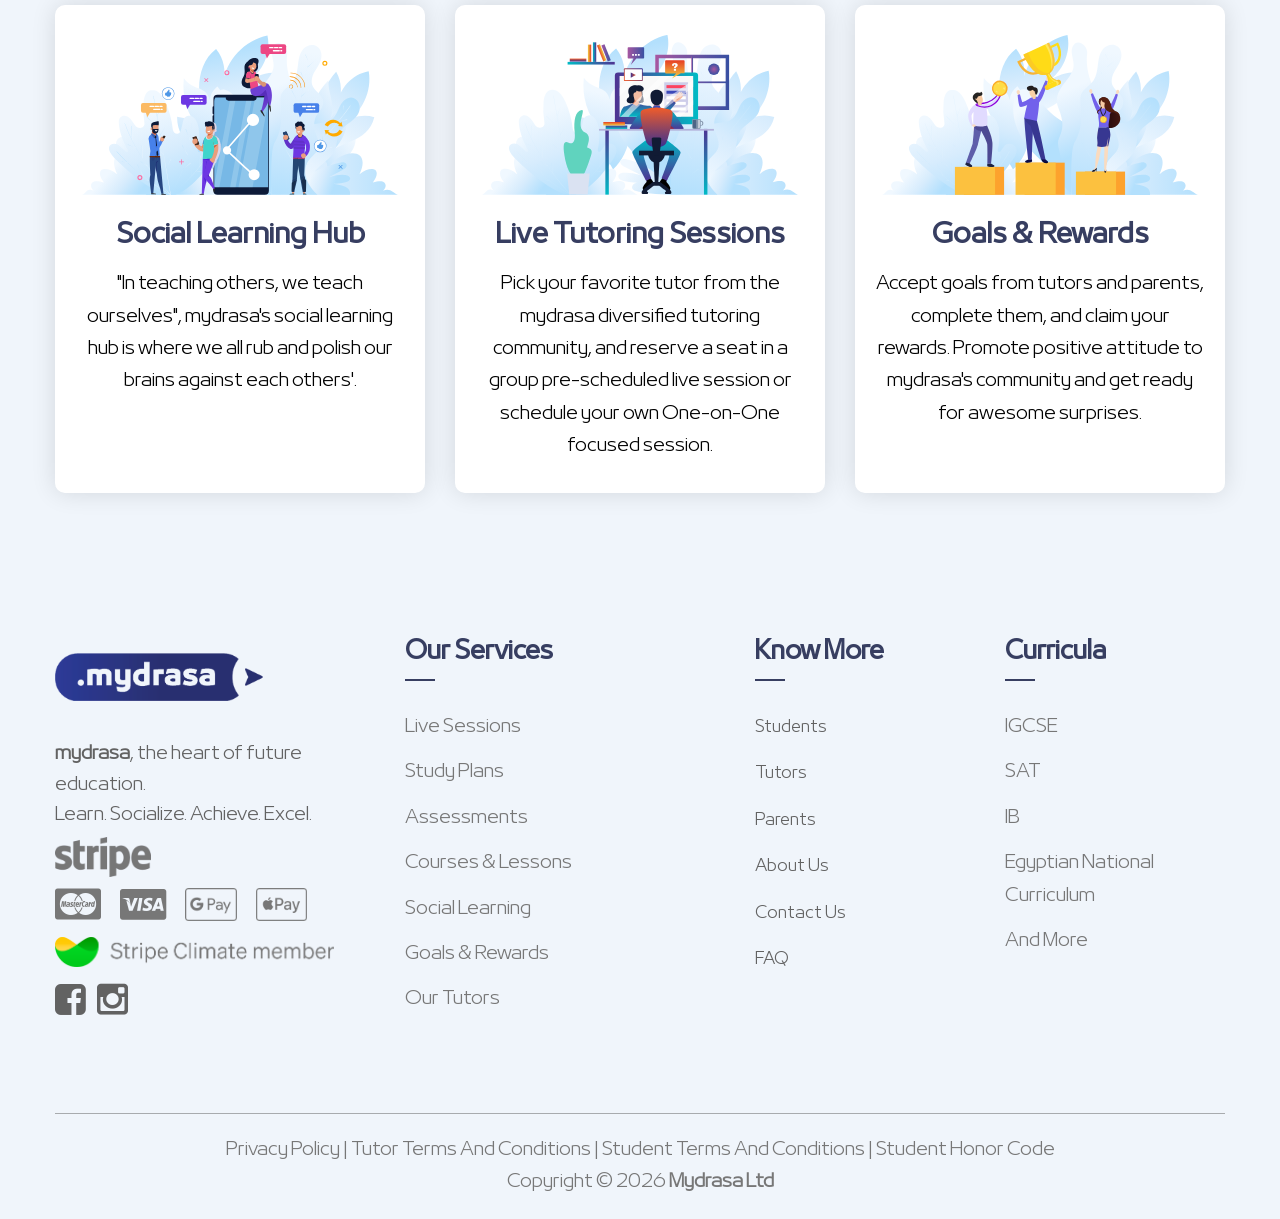
<file: parents.html>
<!DOCTYPE html>
<html class="loading" lang="en" data-textdirection="ltr">
<head>
    <meta http-equiv="Content-Type" content="text/html; charset=UTF-8">
    <meta http-equiv="X-UA-Compatible" content="IE=edge">
    <meta name="viewport" content="width=device-width, initial-scale=1.0, user-scalable=0, minimal-ui">
    <title>mydrasa | Parents</title>
    <meta name="description" content="With increasing pressure to provide children with quality life, parents today are unable to support them adequately given their hectic work schedules." />
    <link rel="shortcut icon" href="images/favicon/favicon.ico">
    <meta name="theme-color" content="#ffffff">
    <link href="fonts/29LTBukra-Light.css" rel="stylesheet">
    <link href="fonts/29LTBukra-Regular.css" rel="stylesheet">
    <link href="css/font-awesome.css" rel="stylesheet">
    <link href="css/bootstrap.min.css" rel="stylesheet">
    <link href="css/animate.css" rel="stylesheet">
    <link href="css/flaticon.css" rel="stylesheet">
    <link href="css/mmenu.css" rel="stylesheet">
    <link href="css/mburger.css" rel="stylesheet">
    <link href="css/main.css" rel="stylesheet">
    <link href="css/select2.min.css" rel="stylesheet">
    <link href="css/responsive.css" rel="stylesheet">
</head>
<body class="public-page">
<div class="page-wrapper">

    <!-- Header -->
    <header class="main-header header-style-two">
        <div class="header-upper">
            <div class="auto-container">
                <div class="clearfix">
                    <div class="float-left logo-box">
                        <div class="logo">
                            <a href="index.html"><img src="images/logo/logo-white.png" alt="Mydrasa" title="Mydrasa"></a>
                        </div>
                    </div>
                    <div class="nav-outer clearfix">
                        <div class="mobile-nav-toggler"><span class="icon flaticon-menu"></span></div>
                        <nav class="main-menu show navbar-expand-md">
                            <div class="navbar-header">
                                <button class="navbar-toggler" type="button" data-toggle="collapse" data-target="#navbarSupportedContent" aria-expanded="false" aria-label="Toggle navigation">
                                    <span class="icon-bar"></span><span class="icon-bar"></span><span class="icon-bar"></span>
                                </button>
                            </div>
                            <div class="navbar-collapse collapse clearfix" id="navbarSupportedContent">
                                <ul class="navigation clearfix">
                                        <li><a href="index.html">Home</a></li>
                                        <li><a href="about.html">About Us</a></li>
                                        <li><a href="pricing.html">Pricing</a></li>
                                        <li><a href="contact.html">Contact Us</a></li>
                                        <li><a href="faq.html">FAQ</a></li>
                                    </ul>
                                    
                            </div>
                        </nav>
                    </div>
                </div>
            </div>
        </div>
    </header>

    <!-- Mobile Menu -->
    <div class="mobile-menu">
        <div class="menu-backdrop"></div>
        <div class="close-btn"><span class="icon flaticon-multiply"></span></div>
        <nav class="menu-box">
            <div class="nav-logo"><a href="index.html"><img src="images/logo/logo.png" alt="Mydrasa"></a></div>
            <div class="menu-outer">
            </div>
        </nav>
    </div>

    <!-- Page Title -->
    <section class="page-title">
        <div class="auto-container"><h1>Parents</h1></div>
    </section>

    <!-- Intro -->
    <section class="achievements-section pb-md-5 pb-2">
        <div class="auto-container">
            <div class="sec-title centered">
                <h2><small>Today's Learners, Tomorrow's Leaders.</small></h2>
            </div>
        </div>
    </section>

    <!-- Self Dependent -->
    <section class="education-section pb-md-5 py-2 student-common-section">
        <div class="auto-container">
            <div class="row clearfix">
                <div class="pr-lg-5 col-lg-6 col-md-12 col-sm-12">
                    <img src="images/stock-images/Parents-thumb-3.png" alt="Parents" />
                </div>
                <div class="content-column col-lg-6 col-md-12 col-sm-12">
                    <div class="inner-column">
                        <h2><small>Raise a</small><br />self dependent <small>youngster</small></h2>
                        <div class="text">
                            The unavoidable hectic life we live today adds a lot of pressure on parents as they battle the world on many fronts to maintain the wellbeing of their children. mydrasa thrives to assist parents as they coach their children throughout their pre-college learning journey. Our philosophy is to give children the opportunity for self awareness, and allow them to build confidence by having more control over their learning choices at this crucial stage.
                            <br />
                            mydrasa offers a well structured skeleton for every subject, with multiple lessons associated to every element in that skeleton delivered by a diversified tutoring community to allow students various flavors to choose from. Live sessions are another level of support Students can seek from a particular Tutor to advance on any specific topic.
                            <br />
                            Social learning walls will allow Students to socialize with peers and tutors as they exercise their knowledge and polish their understandings. It will help them build confidence in their abilities and to have the courage to ask questions and voice opinions. All within a focused, safe and controlled environment.
                            <br />
                            Artificial Intelligence mentors are mydrasa next step toward deeper insights for targeted advancements and more self awareness.
                        </div>
                    </div>
                </div>
            </div>
        </div>
    </section>

    <!-- Progress and Challenges -->
    <section class="education-section pb-md-5 py-2 student-common-section">
        <div class="auto-container">
            <div class="row clearfix">
                <div class="pl-lg-5 col-lg-6 col-md-12 col-sm-12">
                    <img src="images/stock-images/Parents-thumb-2.png" alt="Parents" class="float-right" />
                </div>
                <div class="content-column col-lg-6 col-md-12 col-sm-12">
                    <div class="inner-column">
                        <h2><small>Get visibility on your child's</small><br>progress and challenges</h2>
                        <div class="text">
                            How many times parents got dragged into unwarranted and maybe baseless discussion with their children about their Learning achievements? Does it happen when school reports are out? Or more frequent as parents' doubts grow in absence of sound judgement? Does this cause frustration to both parents and children? We bet most parents can relate!
                            <br />
                            mydrasa will give parents access to visual dashboards detailed enough to track their children progress and level of achievements. Parents can even set specific goals to challenge their children on any given front and establish a sensible dialogue about their educational advancement. Reflection of such progressive and fruitful dialogues will not be limited to educational advancement, however, will positively impact children's characters.
                            <br />
                            Doesn't this sounds awesome?
                        </div>
                    </div>
                </div>
            </div>
        </div>
    </section>

    <!-- Optimize Investment -->
    <section class="education-section pb-md-5 py-2 z-10 student-common-section">
        <div class="patern-layer-one paroller" data-paroller-factor="0.60" data-paroller-factor-lg="0.20" data-paroller-type="foreground" data-paroller-direction="vertical" style="background-image: url('images/icons/icon-1.svg')"></div>
        <div class="patern-layer-two paroller" data-paroller-factor="0.60" data-paroller-factor-lg="-0.20" data-paroller-type="foreground" data-paroller-direction="vertical" style="background-image: url('images/icons/icon-2.svg')"></div>
        <div class="auto-container">
            <div class="row clearfix">
                <div class="pr-lg-5 col-lg-6 col-md-12 col-sm-12">
                    <img src="images/stock-images/Parents-new.png" alt="Parents" />
                </div>
                <div class="content-column col-lg-6 col-md-12 col-sm-12">
                    <div class="inner-column">
                        <h2>Optimize investment<br /><small>in pre-college education</small></h2>
                        <div class="text">
                            Parents strive to give their children best opportunities ever. They want them to attend best schools and receive best education. In many places around the world that comes at very exaggerated prices which can be financially draining.
                            <br />
                            At mydrasa we thrive to give the best personalized learning experience to our students for a small fraction of what private institutes and other online service providers may charge. All subjects and various channels to impart knowledge and build characters are all under one domain name, mydrasa...
                            <br />
                            Encourage your child to embrace mydrasa and come register your own parent account and let's celebrate together when the acceptance letter of the desired college knocks your doors.
                        </div>
                    </div>
                </div>
            </div>
        </div>
    </section>

    <!-- Our Services -->
    <section class="achievements-section services pt-5">
        <div class="auto-container">
            <div class="sec-title centered"><h2>Our Services</h2></div>
            <div class="fact-counter">
                <div class="row clearfix equal-heights">
                    <div class="column counter-column col-lg-4 col-md-6 col-sm-12">
                        <div class="inner wow fadeInLeft" data-wow-delay="0ms" data-wow-duration="1500ms">
                            <div class="content">
                                <img src="images/illustrations/Smart-Assessments.svg" alt="Smart Assessments" />
                                <h4 class="counter-title">Smart Assessments</h4>
                                <div class="text">Focused Questions and tailored quizzes to allow Students exercise their knowledge and spot potential areas of improvements.</div>
                            </div>
                        </div>
                    </div>
                    <div class="column counter-column col-lg-4 col-md-6 col-sm-12">
                        <div class="inner wow fadeInUp" data-wow-delay="0ms" data-wow-duration="1500ms">
                            <div class="content">
                                <img src="images/illustrations/Ai-Mentors.svg" alt="AI Mentors" />
                                <h4 class="counter-title">AI Mentors</h4>
                                <div class="text">Artificial Intelligence will be your full-time mentor. mydrasa is preparing a mind blowing journey full of fun to help you achieve more and excel.<br /><small>(Coming soon)</small></div>
                            </div>
                        </div>
                    </div>
                    <div class="column counter-column col-lg-4 col-md-6 col-sm-12">
                        <div class="inner wow fadeInRight" data-wow-delay="0ms" data-wow-duration="1500ms">
                            <div class="content">
                                <img src="images/illustrations/Courses-Lessons.svg" alt="Courses &amp; Lessons" />
                                <h4 class="counter-title">Courses &amp; Lessons</h4>
                                <div class="text">Well structured lessons delivered by mydrasa's diversified tutoring community. Study at your own pace and try different flavors for the same piece of information.</div>
                            </div>
                        </div>
                    </div>
                    <div class="column counter-column col-lg-4 col-md-6 col-sm-12">
                        <div class="inner wow fadeInLeft" data-wow-delay="0ms" data-wow-duration="1500ms">
                            <div class="content">
                                <img src="images/illustrations/Social-Media-Wall.svg" alt="Social Media Wall" />
                                <h4 class="counter-title">Social Learning Hub</h4>
                                <div class="text">"In teaching others, we teach ourselves", mydrasa's social learning hub is where we all rub and polish our brains against each others'.</div>
                            </div>
                        </div>
                    </div>
                    <div class="column counter-column col-lg-4 col-md-6 col-sm-12">
                        <div class="inner wow fadeInUp" data-wow-delay="0ms" data-wow-duration="1500ms">
                            <div class="content">
                                <img src="images/illustrations/Private-Tutoring.svg" alt="Private Tutoring" />
                                <h4 class="counter-title">Live Tutoring Sessions</h4>
                                <div class="text">Pick your favorite tutor from the mydrasa diversified tutoring community, and reserve a seat in a group pre-scheduled live session or schedule your own One-on-One focused session.</div>
                            </div>
                        </div>
                    </div>
                    <div class="column counter-column col-lg-4 col-md-6 col-sm-12">
                        <div class="inner wow fadeInRight" data-wow-delay="0ms" data-wow-duration="1500ms">
                            <div class="content">
                                <img src="images/illustrations/Goals-Rewards.svg" alt="Goals &amp; Rewards" />
                                <h4 class="counter-title">Goals &amp; Rewards</h4>
                                <div class="text">Accept goals from tutors and parents, complete them, and claim your rewards. Promote positive attitude to mydrasa's community and get ready for awesome surprises.</div>
                            </div>
                        </div>
                    </div>
                </div>
            </div>
        </div>
    </section>

    <!-- Footer -->
    <footer class="main-footer">
        <div class="auto-container">
            <div class="widgets-section">
                <div class="row clearfix">
                    <div class="big-column col-lg-7 col-md-12 col-sm-12">
                        <div class="row clearfix">
                            <div class="footer-column col-md-6">
                                <div class="footer-widget logo-widget">
                                    <div class="logo"><a href="index.html"><img src="images/logo/logo.png" class="footer-logo" alt="mydrasa" /></a></div>
                                    <div class="text"><b>mydrasa</b>, the heart of future education.<br />Learn. Socialize. Achieve. Excel.</div>
                                    <div class="social-box">
                                        <img src="images/partners/stripe-gray.png" style="max-height:40px;margin-top:-30px" /><br/>
                                        <i class="fa fa-cc-mastercard fa-2x mr-3"></i>
                                        <i class="fa fa-cc-visa fa-2x mr-3"></i>
                                        <img src="images/partners/google-pay-gray.png" style="max-height:33px;margin-top:-15px;" class="mr-3" />
                                        <img src="images/partners/apple-pay-gray.png" style="max-height:33px;margin-top:-15px;" class="mr-3" />
                                    </div>
                                    <div class="social-box"><a href="https://climate.stripe.com/C44OdS" target="_blank"><img src="images/partners/stripe-climate-member.png" style="max-height:30px;" class="mt-2 mb-3" /></a></div>
                                    <div class="social-box">
                                        <a href="https://www.facebook.com/mydrasa" class="mr-2" target="_blank"><i class="fa fa-facebook-square fa-2x"></i></a>
                                        <a href="https://instagram.com/mydrasa" target="_blank"><i class="fa fa-instagram fa-2x"></i></a>
                                    </div>
                                </div>
                            </div>
                            <div class="footer-column col-md-6">
                                <div class="footer-widget links-widget">
                                    <h4>Our Services</h4>
                                    <ul class="links-widget">
                                        <li>Live Sessions</li>
                                        <li>Study Plans</li>
                                        <li>Assessments</li>
                                        <li>Courses &amp; Lessons</li>
                                        <li>Social Learning</li>
                                        <li>Goals &amp; Rewards</li>
                                        <li>Our Tutors</li>
                                    </ul>
                                </div>
                            </div>
                        </div>
                    </div>
                    <div class="big-column col-lg-5 col-md-12 col-sm-12">
                        <div class="row clearfix">
                            <div class="footer-column col-md-6">
                                <div class="footer-widget links-widget">
                                    <h4>Know More</h4>
                                    <ul class="links-widget">
                                        <li><a href="students.html">Students</a></li>
                                        <li><a href="tutors.html">Tutors</a></li>
                                        <li><a href="parents.html">Parents</a></li>
                                        <li><a href="about.html">About Us</a></li>
                                        <li><a href="contact.html">Contact Us</a></li>
                                        <li><a href="faq.html">FAQ</a></li>
                                    </ul>
                                </div>
                            </div>
                            <div class="footer-column col-md-6">
                                <div class="footer-widget links-widget">
                                    <h4>Curricula</h4>
                                    <ul class="links-widget">
                                        <li>IGCSE</li>
                                        <li>SAT</li>
                                        <li>IB</li>
                                        <li>Egyptian National Curriculum</li>
                                        <li>And More</li>
                                    </ul>
                                </div>
                            </div>
                        </div>
                    </div>
                </div>
            </div>
            <div class="footer-bottom text-center">
                <div class="copyright">
                    Privacy Policy | Tutor Terms And Conditions | Student Terms And Conditions | Student Honor Code
                    <br>Copyright &copy; 2026 <b>Mydrasa Ltd</b>
                </div>
            </div>
        </div>
    </footer>

</div>
<script src="js/jquery.js"></script>
<script src="js/popper.min.js"></script>
<script src="js/bootstrap.min.js"></script>
<script src="js/wow.js"></script>
<script src="js/jquery.paroller.min.js"></script>
<script src="js/appear.js"></script>
<script src="js/mburger.js"></script>
<script src="js/mmenu.js"></script>
<script src="js/jquery.mCustomScrollbar.concat.min.js"></script>
<script src="js/select2.min.js"></script>
<script src="js/script.js"></script>
</body>
</html>
</file>
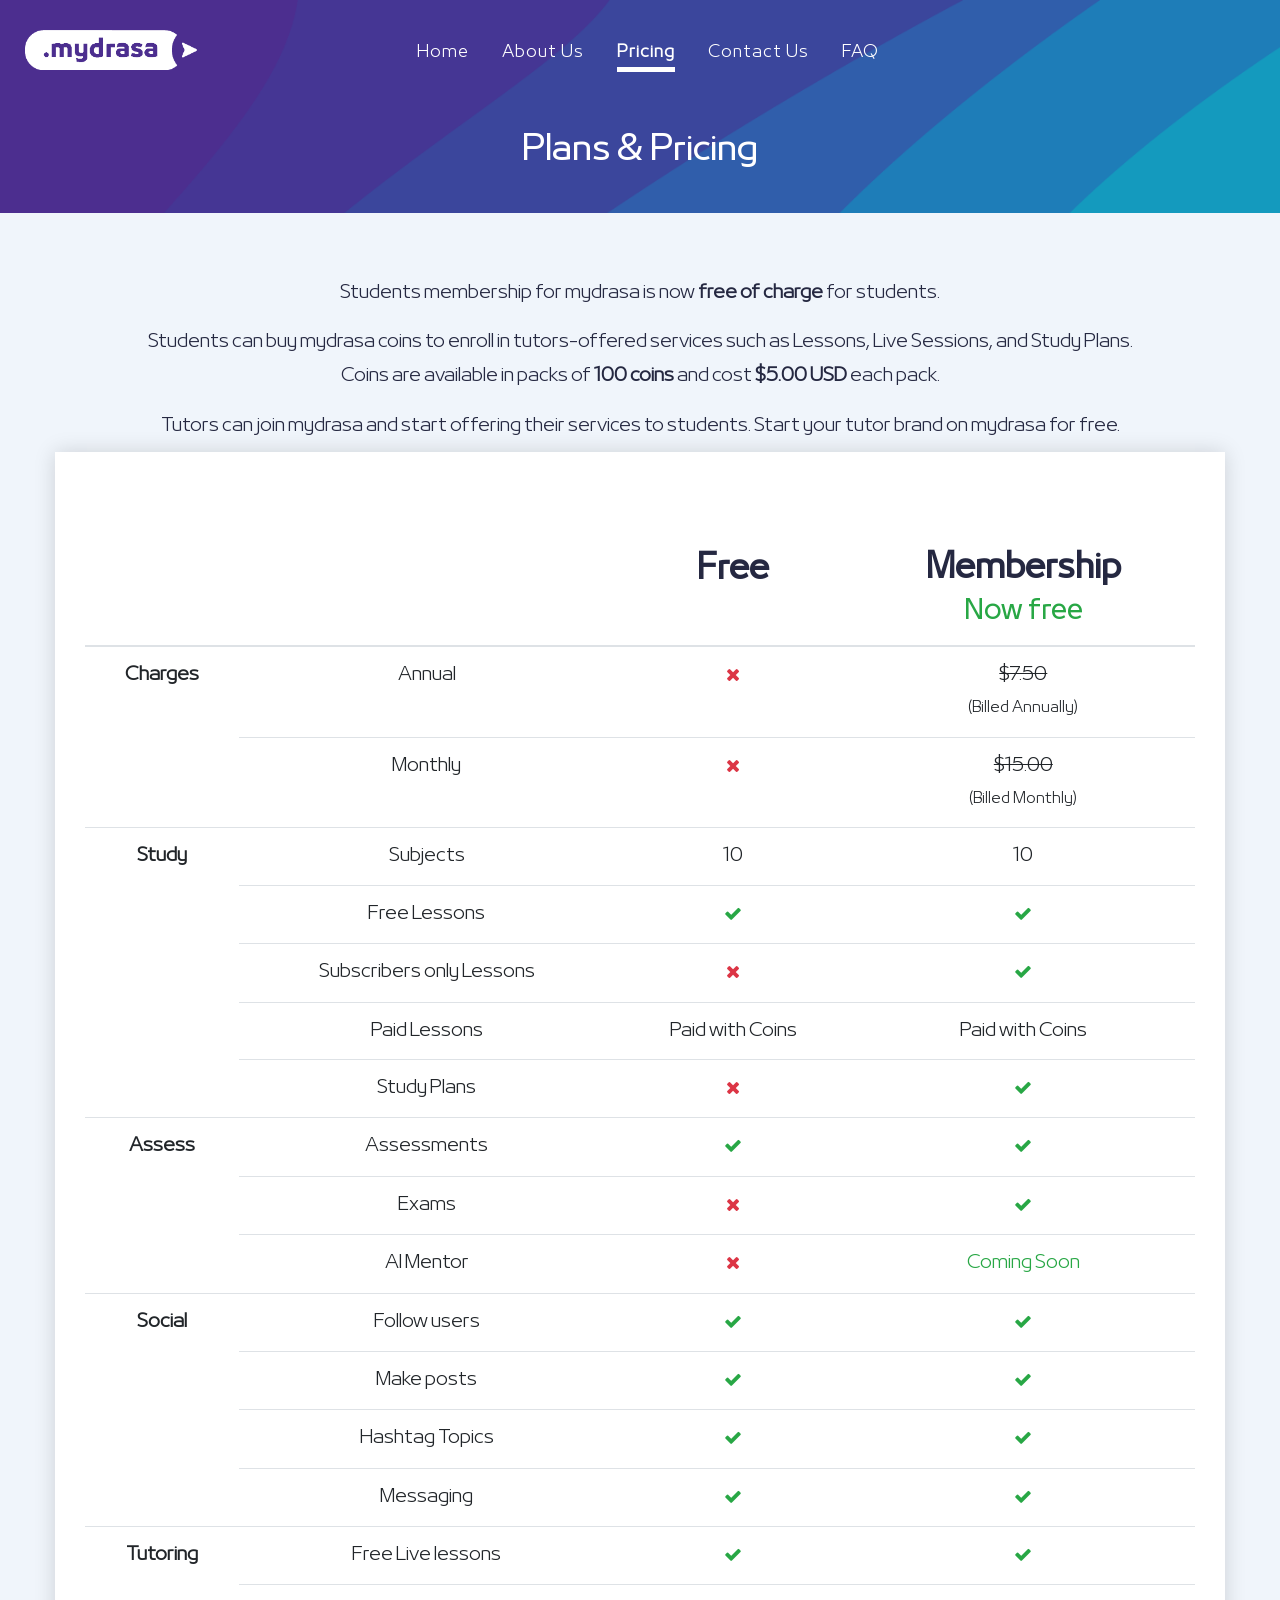
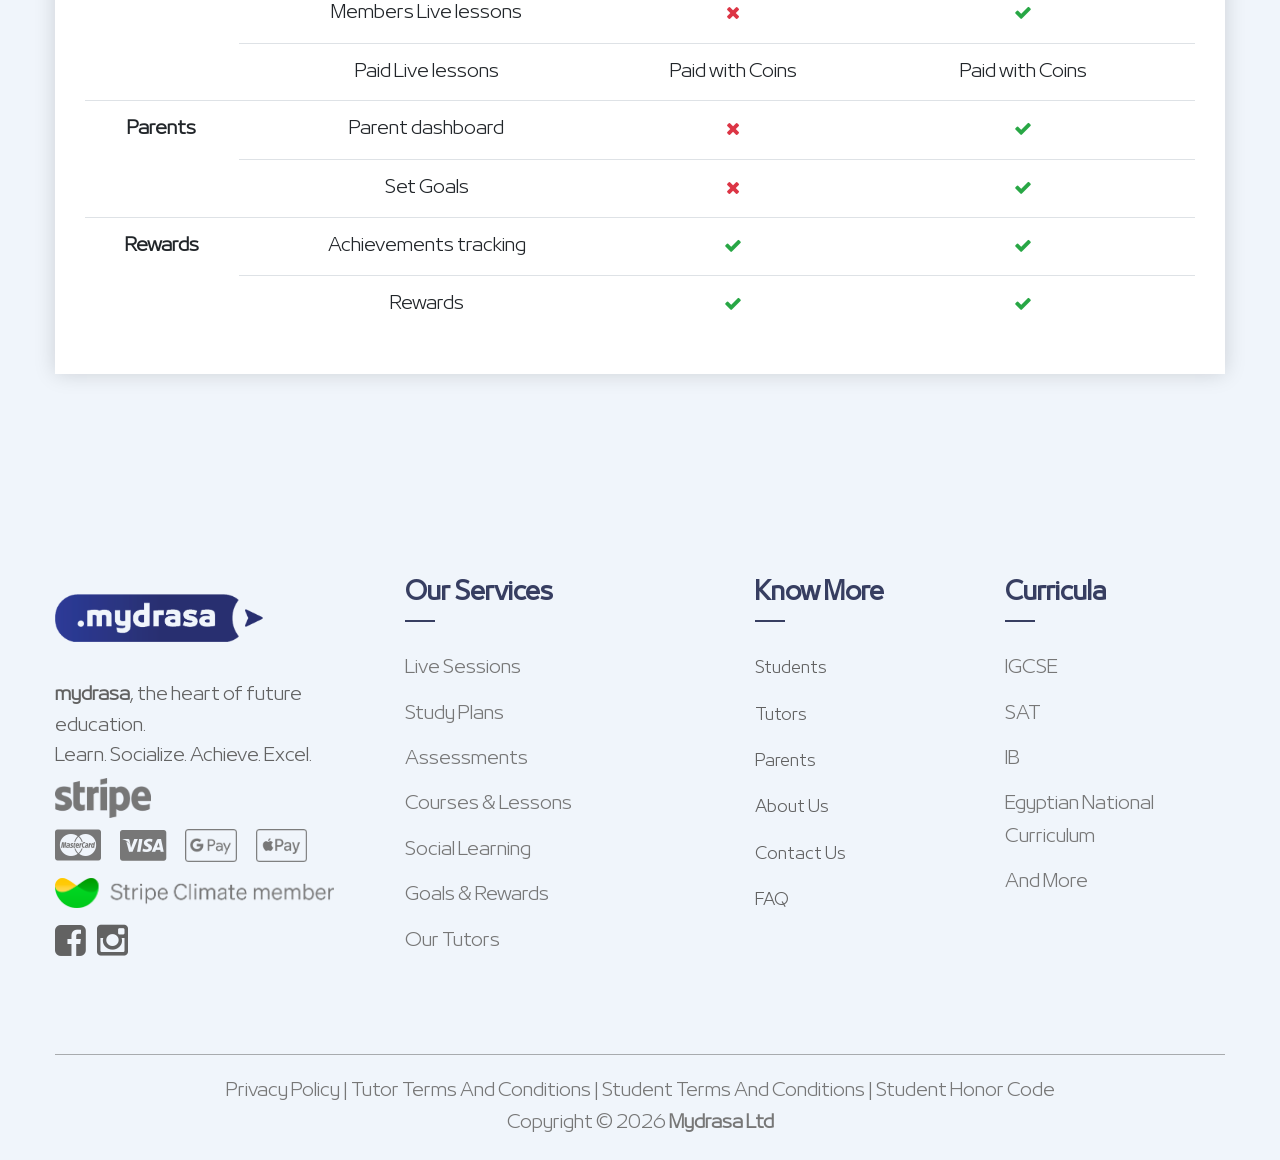
<file: pricing.html>
<!DOCTYPE html>
<html class="loading" lang="en" data-textdirection="ltr">
<head>
    <meta http-equiv="Content-Type" content="text/html; charset=UTF-8">
    <meta http-equiv="X-UA-Compatible" content="IE=edge">
    <meta name="viewport" content="width=device-width, initial-scale=1.0, user-scalable=0, minimal-ui">
    <title>mydrasa | Plans &amp; Pricing</title>
    <meta name="description" content="Simple and transparent pricing. Students can join for free and buy coins to access premium content. Tutors can start for free." />
    <link rel="shortcut icon" href="images/favicon/favicon.ico">
    <meta name="theme-color" content="#ffffff">
    <link href="fonts/29LTBukra-Light.css" rel="stylesheet">
    <link href="fonts/29LTBukra-Regular.css" rel="stylesheet">
    <link href="css/font-awesome.css" rel="stylesheet">
    <link href="css/bootstrap.min.css" rel="stylesheet">
    <link href="css/animate.css" rel="stylesheet">
    <link href="css/flaticon.css" rel="stylesheet">
    <link href="css/mmenu.css" rel="stylesheet">
    <link href="css/mburger.css" rel="stylesheet">
    <link href="css/main.css" rel="stylesheet">
    <link href="css/select2.min.css" rel="stylesheet">
    <link href="css/responsive.css" rel="stylesheet">
</head>
<body class="public-page">
<div class="page-wrapper">

    <!-- Header -->
    <header class="main-header header-style-two">
        <div class="header-upper">
            <div class="auto-container">
                <div class="clearfix">
                    <div class="float-left logo-box">
                        <div class="logo">
                            <a href="index.html"><img src="images/logo/logo-white.png" alt="Mydrasa" title="Mydrasa"></a>
                        </div>
                    </div>
                    <div class="nav-outer clearfix">
                        <div class="mobile-nav-toggler"><span class="icon flaticon-menu"></span></div>
                        <nav class="main-menu show navbar-expand-md">
                            <div class="navbar-header">
                                <button class="navbar-toggler" type="button" data-toggle="collapse" data-target="#navbarSupportedContent" aria-expanded="false" aria-label="Toggle navigation">
                                    <span class="icon-bar"></span><span class="icon-bar"></span><span class="icon-bar"></span>
                                </button>
                            </div>
                            <div class="navbar-collapse collapse clearfix" id="navbarSupportedContent">
                                <ul class="navigation clearfix">
                                        <li><a href="index.html">Home</a></li>
                                        <li><a href="about.html">About Us</a></li>
                                        <li class="current"><a href="pricing.html">Pricing</a></li>
                                        <li><a href="contact.html">Contact Us</a></li>
                                        <li><a href="faq.html">FAQ</a></li>
                                    </ul>
                                    </li>
                                </ul>
                            </div>
                        </nav>
                    </div>
                </div>
            </div>
        </div>
    </header>

    <!-- Mobile Menu -->
    <div class="mobile-menu">
        <div class="menu-backdrop"></div>
        <div class="close-btn"><span class="icon flaticon-multiply"></span></div>
        <nav class="menu-box">
            <div class="nav-logo"><a href="index.html"><img src="images/logo/logo.png" alt="Mydrasa"></a></div>
            <div class="menu-outer">
            </div>
        </nav>
    </div>

    <!-- Page Title -->
    <section class="page-title">
        <div class="auto-container"><h1>Plans &amp; Pricing</h1></div>
    </section>

    <!-- Pricing Section -->
    <section class="pricing-section price-page-section pt-5">
        <div class="auto-container">
            <div class="sec-title style-two centered mb-2">
                <div class="text mb-2">
                    Students membership for mydrasa is now <strong>free of charge</strong> for students.
                </div>
                <div class="text">
                    Students can buy mydrasa coins to enroll in tutors-offered services such as Lessons, Live Sessions, and Study Plans.
                    <br />
                    Coins are available in packs of <strong>100 coins</strong> and cost <strong>$5.00 USD</strong> each pack.
                </div>
                <div class="text mt-3">
                    Tutors can join mydrasa and start offering their services to students. Start your tutor brand on mydrasa for free.
                </div>
            </div>

            <div class="pricing-tabs tabs-box">
                <div class="content">
                    <div class="price-block style-two">
                        <div class="inner-box bg-white pb-4">
                            <table class="table table-hover">
                                <thead>
                                    <tr>
                                        <th scope="col" class="border-top-0"></th>
                                        <th scope="col" class="border-top-0"></th>
                                        <th scope="col" class="border-top-0">
                                            <h3>Free<br />&nbsp;</h3>
                                        </th>
                                        <th scope="col" class="border-top-0">
                                            <h3>Membership<br /><small class="text-success">Now free</small></h3>
                                        </th>
                                    </tr>
                                </thead>
                                <tbody>
                                    <tr>
                                        <td scope="row"><b>Charges</b></td>
                                        <td>Annual</td>
                                        <td><span class="text-danger"><i class="fa fa-times"></i></span></td>
                                        <td><s>$7.50</s><br /><small>(Billed Annually)</small></td>
                                    </tr>
                                    <tr>
                                        <td class="border-0"></td>
                                        <td>Monthly</td>
                                        <td><span class="text-danger"><i class="fa fa-times"></i></span></td>
                                        <td><s>$15.00</s><br /><small>(Billed Monthly)</small></td>
                                    </tr>
                                    <tr>
                                        <td scope="row"><b>Study</b></td>
                                        <td>Subjects</td>
                                        <td>10</td>
                                        <td>10</td>
                                    </tr>
                                    <tr>
                                        <td class="border-0"></td>
                                        <td>Free Lessons</td>
                                        <td><span class="text-success"><i class="fa fa-check"></i></span></td>
                                        <td><span class="text-success"><i class="fa fa-check"></i></span></td>
                                    </tr>
                                    <tr>
                                        <td class="border-0"></td>
                                        <td>Subscribers only Lessons</td>
                                        <td><span class="text-danger"><i class="fa fa-times"></i></span></td>
                                        <td><span class="text-success"><i class="fa fa-check"></i></span></td>
                                    </tr>
                                    <tr>
                                        <td class="border-0"></td>
                                        <td>Paid Lessons</td>
                                        <td>Paid with Coins</td>
                                        <td>Paid with Coins</td>
                                    </tr>
                                    <tr>
                                        <td class="border-0"></td>
                                        <td>Study Plans</td>
                                        <td><span class="text-danger"><i class="fa fa-times"></i></span></td>
                                        <td><span class="text-success"><i class="fa fa-check"></i></span></td>
                                    </tr>
                                    <tr>
                                        <td scope="row"><b>Assess</b></td>
                                        <td>Assessments</td>
                                        <td><span class="text-success"><i class="fa fa-check"></i></span></td>
                                        <td><span class="text-success"><i class="fa fa-check"></i></span></td>
                                    </tr>
                                    <tr>
                                        <td class="border-0"></td>
                                        <td>Exams</td>
                                        <td><span class="text-danger"><i class="fa fa-times"></i></span></td>
                                        <td><span class="text-success"><i class="fa fa-check"></i></span></td>
                                    </tr>
                                    <tr>
                                        <td class="border-0"></td>
                                        <td>AI Mentor</td>
                                        <td><span class="text-danger"><i class="fa fa-times"></i></span></td>
                                        <td><span class="text-success">Coming Soon</span></td>
                                    </tr>
                                    <tr>
                                        <td scope="row"><b>Social</b></td>
                                        <td>Follow users</td>
                                        <td><span class="text-success"><i class="fa fa-check"></i></span></td>
                                        <td><span class="text-success"><i class="fa fa-check"></i></span></td>
                                    </tr>
                                    <tr>
                                        <td class="border-0"></td>
                                        <td>Make posts</td>
                                        <td><span class="text-success"><i class="fa fa-check"></i></span></td>
                                        <td><span class="text-success"><i class="fa fa-check"></i></span></td>
                                    </tr>
                                    <tr>
                                        <td class="border-0"></td>
                                        <td>Hashtag Topics</td>
                                        <td><span class="text-success"><i class="fa fa-check"></i></span></td>
                                        <td><span class="text-success"><i class="fa fa-check"></i></span></td>
                                    </tr>
                                    <tr>
                                        <td class="border-0"></td>
                                        <td>Messaging</td>
                                        <td><span class="text-success"><i class="fa fa-check"></i></span></td>
                                        <td><span class="text-success"><i class="fa fa-check"></i></span></td>
                                    </tr>
                                    <tr>
                                        <td scope="row"><b>Tutoring</b></td>
                                        <td>Free Live lessons</td>
                                        <td><span class="text-success"><i class="fa fa-check"></i></span></td>
                                        <td><span class="text-success"><i class="fa fa-check"></i></span></td>
                                    </tr>
                                    <tr>
                                        <td class="border-0"></td>
                                        <td>Members Live lessons</td>
                                        <td><span class="text-danger"><i class="fa fa-times"></i></span></td>
                                        <td><span class="text-success"><i class="fa fa-check"></i></span></td>
                                    </tr>
                                    <tr>
                                        <td class="border-0"></td>
                                        <td>Paid Live lessons</td>
                                        <td>Paid with Coins</td>
                                        <td>Paid with Coins</td>
                                    </tr>
                                    <tr>
                                        <td scope="row"><b>Parents</b></td>
                                        <td>Parent dashboard</td>
                                        <td><span class="text-danger"><i class="fa fa-times"></i></span></td>
                                        <td><span class="text-success"><i class="fa fa-check"></i></span></td>
                                    </tr>
                                    <tr>
                                        <td class="border-0"></td>
                                        <td>Set Goals</td>
                                        <td><span class="text-danger"><i class="fa fa-times"></i></span></td>
                                        <td><span class="text-success"><i class="fa fa-check"></i></span></td>
                                    </tr>
                                    <tr>
                                        <td scope="row"><b>Rewards</b></td>
                                        <td>Achievements tracking</td>
                                        <td><span class="text-success"><i class="fa fa-check"></i></span></td>
                                        <td><span class="text-success"><i class="fa fa-check"></i></span></td>
                                    </tr>
                                    <tr>
                                        <td class="border-0"></td>
                                        <td>Rewards</td>
                                        <td><span class="text-success"><i class="fa fa-check"></i></span></td>
                                        <td><span class="text-success"><i class="fa fa-check"></i></span></td>
                                    </tr>
                                </tbody>
                            </table>
                        </div>
                    </div>
                </div>
            </div>
        </div>
    </section>

    <!-- Footer -->
    <footer class="main-footer">
        <div class="auto-container">
            <div class="widgets-section">
                <div class="row clearfix">
                    <div class="big-column col-lg-7 col-md-12 col-sm-12">
                        <div class="row clearfix">
                            <div class="footer-column col-md-6">
                                <div class="footer-widget logo-widget">
                                    <div class="logo"><a href="index.html"><img src="images/logo/logo.png" class="footer-logo" alt="mydrasa" /></a></div>
                                    <div class="text"><b>mydrasa</b>, the heart of future education.<br />Learn. Socialize. Achieve. Excel.</div>
                                    <div class="social-box">
                                        <img src="images/partners/stripe-gray.png" style="max-height:40px;margin-top:-30px" /><br/>
                                        <i class="fa fa-cc-mastercard fa-2x mr-3"></i>
                                        <i class="fa fa-cc-visa fa-2x mr-3"></i>
                                        <img src="images/partners/google-pay-gray.png" style="max-height:33px;margin-top:-15px;" class="mr-3" />
                                        <img src="images/partners/apple-pay-gray.png" style="max-height:33px;margin-top:-15px;" class="mr-3" />
                                    </div>
                                    <div class="social-box"><a href="https://climate.stripe.com/C44OdS" target="_blank"><img src="images/partners/stripe-climate-member.png" style="max-height:30px;" class="mt-2 mb-3" /></a></div>
                                    <div class="social-box">
                                        <a href="https://www.facebook.com/mydrasa" class="mr-2" target="_blank"><i class="fa fa-facebook-square fa-2x"></i></a>
                                        <a href="https://instagram.com/mydrasa" target="_blank"><i class="fa fa-instagram fa-2x"></i></a>
                                    </div>
                                </div>
                            </div>
                            <div class="footer-column col-md-6">
                                <div class="footer-widget links-widget">
                                    <h4>Our Services</h4>
                                    <ul class="links-widget">
                                        <li>Live Sessions</li>
                                        <li>Study Plans</li>
                                        <li>Assessments</li>
                                        <li>Courses &amp; Lessons</li>
                                        <li>Social Learning</li>
                                        <li>Goals &amp; Rewards</li>
                                        <li>Our Tutors</li>
                                    </ul>
                                </div>
                            </div>
                        </div>
                    </div>
                    <div class="big-column col-lg-5 col-md-12 col-sm-12">
                        <div class="row clearfix">
                            <div class="footer-column col-md-6">
                                <div class="footer-widget links-widget">
                                    <h4>Know More</h4>
                                    <ul class="links-widget">
                                        <li><a href="students.html">Students</a></li>
                                        <li><a href="tutors.html">Tutors</a></li>
                                        <li><a href="parents.html">Parents</a></li>
                                        <li><a href="about.html">About Us</a></li>
                                        <li><a href="contact.html">Contact Us</a></li>
                                        <li><a href="faq.html">FAQ</a></li>
                                    </ul>
                                </div>
                            </div>
                            <div class="footer-column col-md-6">
                                <div class="footer-widget links-widget">
                                    <h4>Curricula</h4>
                                    <ul class="links-widget">
                                        <li>IGCSE</li>
                                        <li>SAT</li>
                                        <li>IB</li>
                                        <li>Egyptian National Curriculum</li>
                                        <li>And More</li>
                                    </ul>
                                </div>
                            </div>
                        </div>
                    </div>
                </div>
            </div>
            <div class="footer-bottom text-center">
                <div class="copyright">
                    Privacy Policy | Tutor Terms And Conditions | Student Terms And Conditions | Student Honor Code
                    <br>Copyright &copy; 2026 <b>Mydrasa Ltd</b>
                </div>
            </div>
        </div>
    </footer>

</div>
<script src="js/jquery.js"></script>
<script src="js/popper.min.js"></script>
<script src="js/bootstrap.min.js"></script>
<script src="js/jquery.paroller.min.js"></script>
<script src="js/wow.js"></script>
<script src="js/appear.js"></script>
<script src="js/mburger.js"></script>
<script src="js/mmenu.js"></script>
<script src="js/jquery.mCustomScrollbar.concat.min.js"></script>
<script src="js/select2.min.js"></script>
<script src="js/script.js"></script>
</body>
</html>
</file>
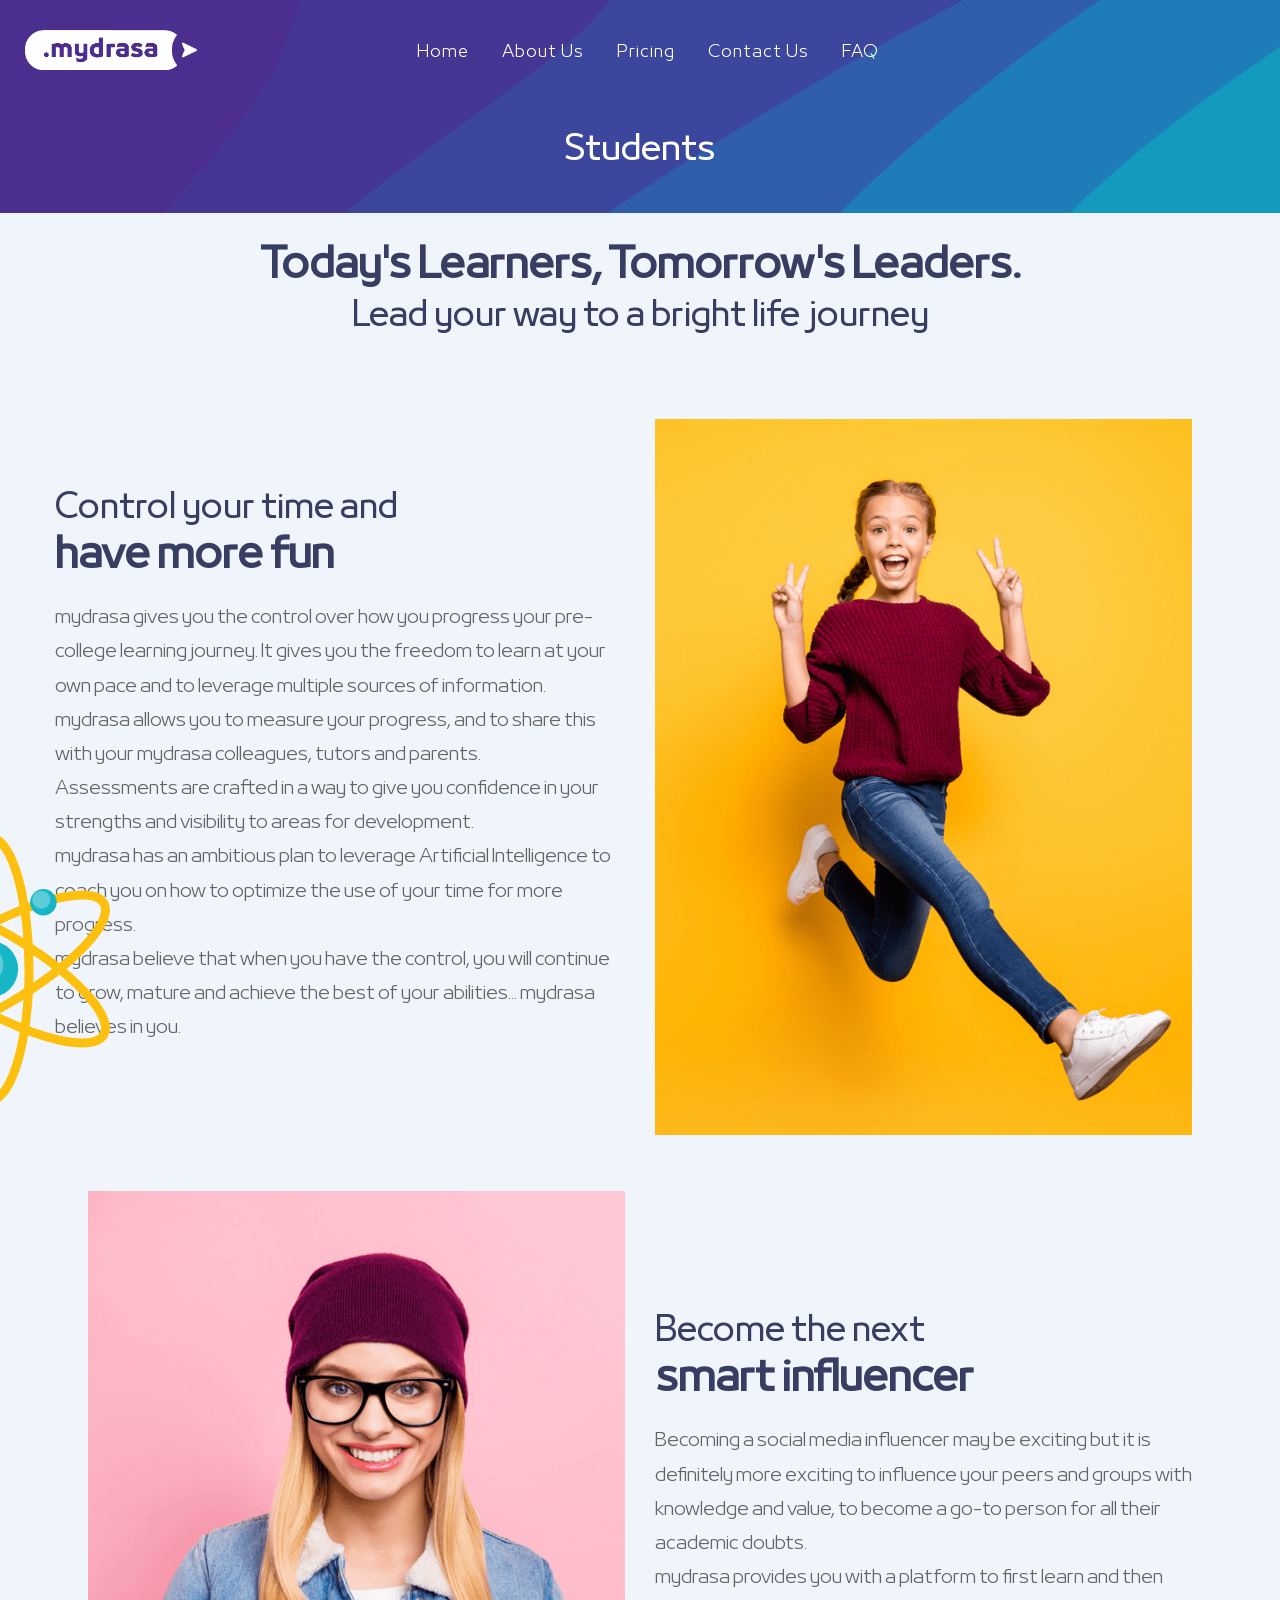
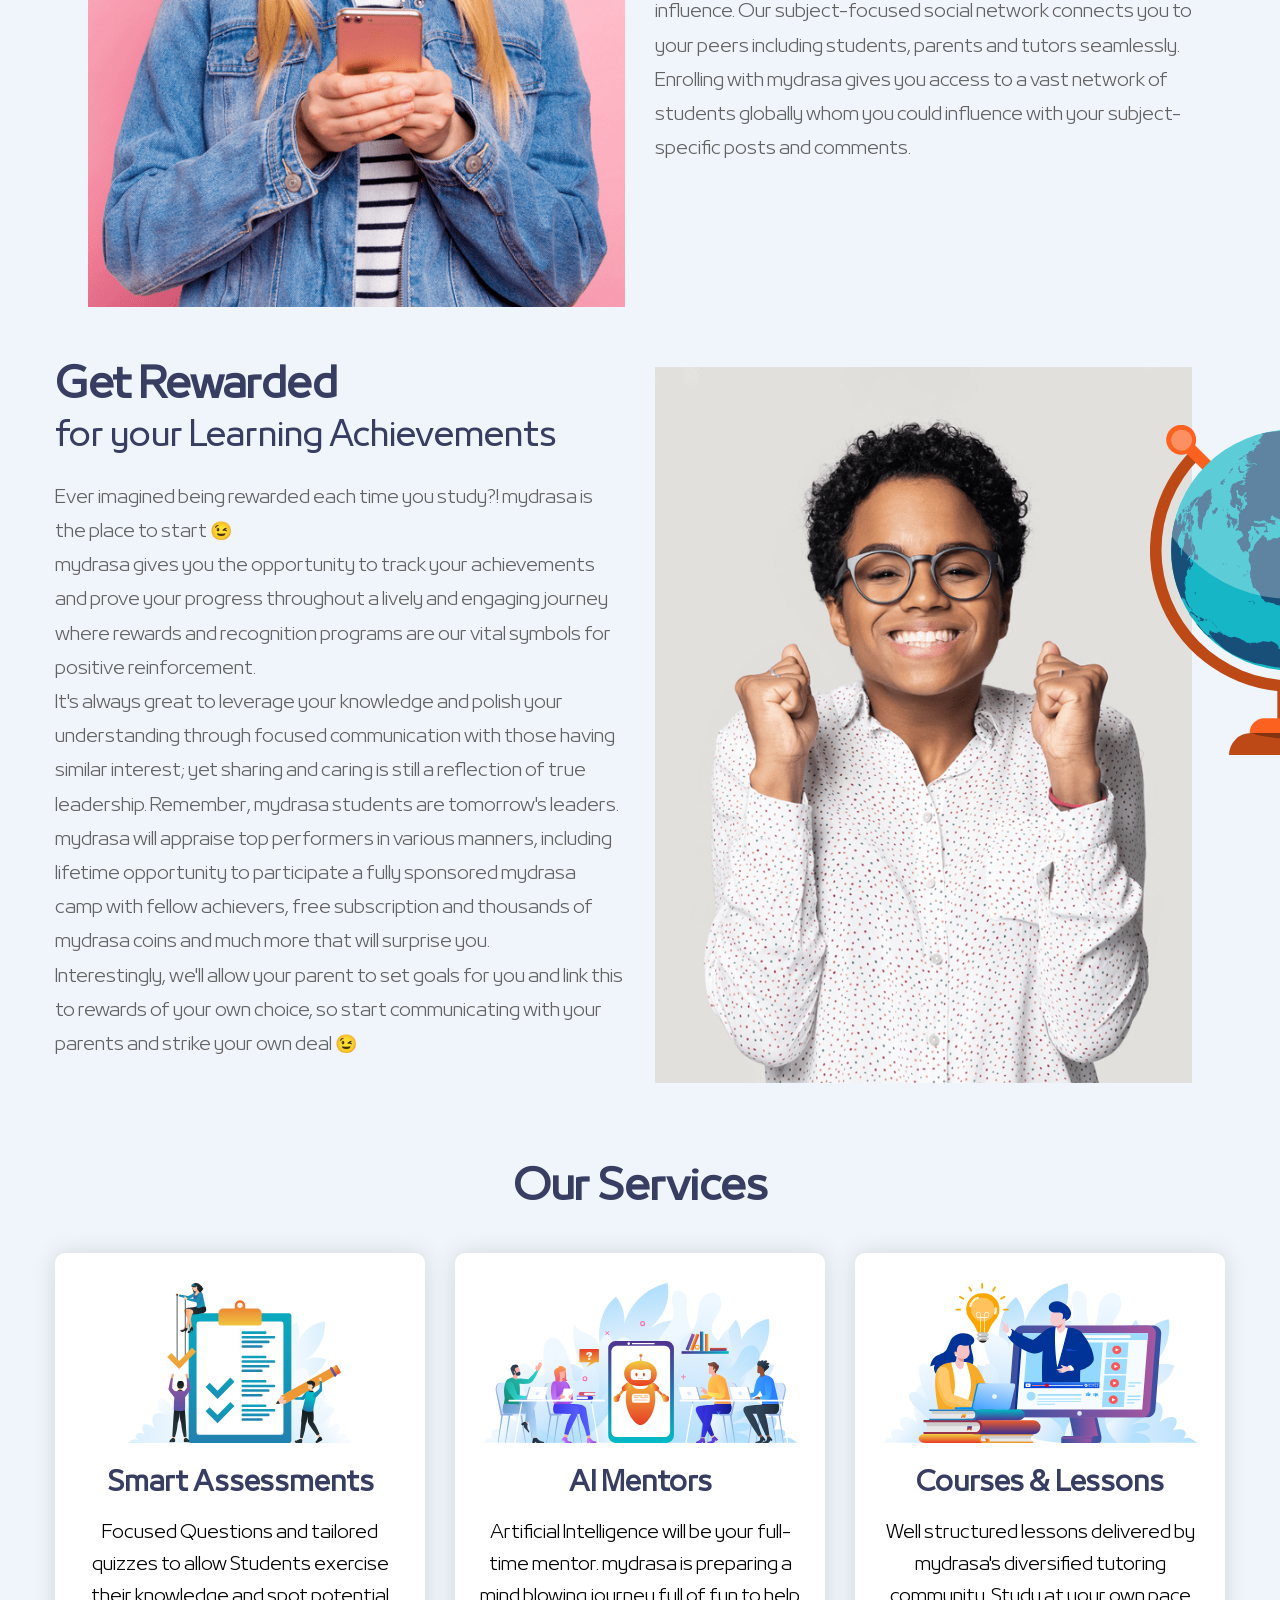
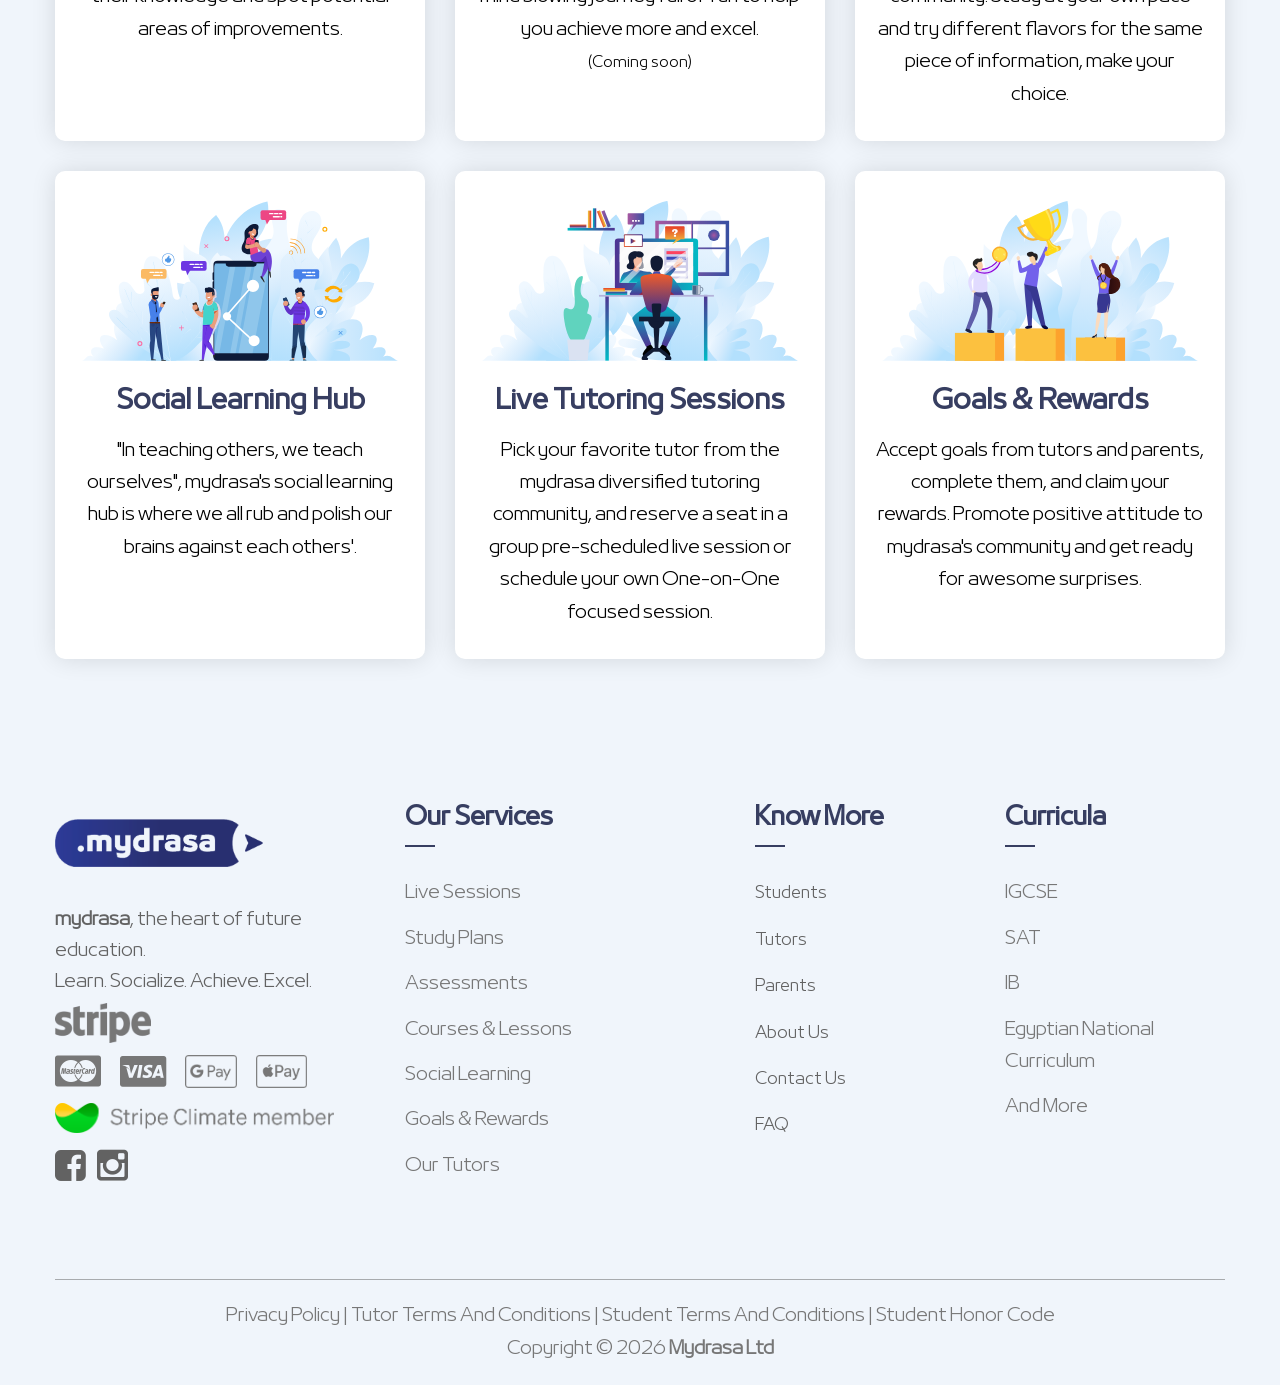
<file: students.html>
<!DOCTYPE html>
<html class="loading" lang="en" data-textdirection="ltr">
<head>
    <meta http-equiv="Content-Type" content="text/html; charset=UTF-8">
    <meta http-equiv="X-UA-Compatible" content="IE=edge">
    <meta name="viewport" content="width=device-width, initial-scale=1.0, user-scalable=0, minimal-ui">
    <title>mydrasa | Students</title>
    <meta name="description" content="Get all your doubts cleared without wasting time waiting for your parents or teachers." />
    <link rel="shortcut icon" href="images/favicon/favicon.ico">
    <meta name="theme-color" content="#ffffff">
    <link href="fonts/29LTBukra-Light.css" rel="stylesheet">
    <link href="fonts/29LTBukra-Regular.css" rel="stylesheet">
    <link href="css/font-awesome.css" rel="stylesheet">
    <link href="css/bootstrap.min.css" rel="stylesheet">
    <link href="css/animate.css" rel="stylesheet">
    <link href="css/flaticon.css" rel="stylesheet">
    <link href="css/mmenu.css" rel="stylesheet">
    <link href="css/mburger.css" rel="stylesheet">
    <link href="css/main.css" rel="stylesheet">
    <link href="css/select2.min.css" rel="stylesheet">
    <link href="css/responsive.css" rel="stylesheet">
</head>
<body class="public-page">
<div class="page-wrapper">

    <!-- Header -->
    <header class="main-header header-style-two">
        <div class="header-upper">
            <div class="auto-container">
                <div class="clearfix">
                    <div class="float-left logo-box">
                        <div class="logo">
                            <a href="index.html"><img src="images/logo/logo-white.png" alt="Mydrasa" title="Mydrasa"></a>
                        </div>
                    </div>
                    <div class="nav-outer clearfix">
                        <div class="mobile-nav-toggler"><span class="icon flaticon-menu"></span></div>
                        <nav class="main-menu show navbar-expand-md">
                            <div class="navbar-header">
                                <button class="navbar-toggler" type="button" data-toggle="collapse" data-target="#navbarSupportedContent" aria-expanded="false" aria-label="Toggle navigation">
                                    <span class="icon-bar"></span><span class="icon-bar"></span><span class="icon-bar"></span>
                                </button>
                            </div>
                            <div class="navbar-collapse collapse clearfix" id="navbarSupportedContent">
                                <ul class="navigation clearfix">
                                        <li><a href="index.html">Home</a></li>
                                        <li><a href="about.html">About Us</a></li>
                                        <li><a href="pricing.html">Pricing</a></li>
                                        <li><a href="contact.html">Contact Us</a></li>
                                        <li><a href="faq.html">FAQ</a></li>
                                    </ul>
                                    
                            </div>
                        </nav>
                    </div>
                </div>
            </div>
        </div>
    </header>

    <!-- Mobile Menu -->
    <div class="mobile-menu">
        <div class="menu-backdrop"></div>
        <div class="close-btn"><span class="icon flaticon-multiply"></span></div>
        <nav class="menu-box">
            <div class="nav-logo"><a href="index.html"><img src="images/logo/logo.png" alt="Mydrasa"></a></div>
            <div class="menu-outer">
            </div>
        </nav>
    </div>

    <!-- Page Title -->
    <section class="page-title">
        <div class="auto-container"><h1>Students</h1></div>
    </section>

    <!-- Intro -->
    <section class="achievements-section pb-md-5 pb-2">
        <div class="auto-container">
            <div class="sec-title centered">
                <h2>Today's Learners, Tomorrow's Leaders.<br /><small>Lead your way to a bright life journey</small></h2>
            </div>
        </div>
    </section>

    <!-- Control Your Time -->
    <section class="students education-section pb-md-5 py-2 student-common-section">
        <div class="auto-container">
            <div class="row clearfix">
                <div class="content-column pr-lg-5 col-lg-6 col-md-12 col-sm-12">
                    <img src="images/stock-images/students-thumb-1.png" alt="Students" />
                </div>
                <div class="content-column col-lg-6 col-md-12 col-sm-12">
                    <div class="inner-column">
                        <h2><small>Control your time and </small><br />have more fun</h2>
                        <div class="text">
                            mydrasa gives you the control over how you progress your pre-college learning journey. It gives you the freedom to learn at your own pace and to leverage multiple sources of information.
                            <br />
                            mydrasa allows you to measure your progress, and to share this with your mydrasa colleagues, tutors and parents.
                            <br />
                            Assessments are crafted in a way to give you confidence in your strengths and visibility to areas for development.
                            <br />
                            mydrasa has an ambitious plan to leverage Artificial Intelligence to coach you on how to optimize the use of your time for more progress.
                            <br />
                            mydrasa believe that when you have the control, you will continue to grow, mature and achieve the best of your abilities... mydrasa believes in you.
                        </div>
                    </div>
                </div>
            </div>
        </div>
    </section>

    <!-- Smart Influencer -->
    <section class="education-section pb-md-5 py-2 z-10 student-common-section">
        <div class="patern-layer-one paroller" data-paroller-factor="0.60" data-paroller-factor-lg="0.20" data-paroller-type="foreground" data-paroller-direction="vertical" style="background-image: url('images/icons/icon-1.svg')"></div>
        <div class="patern-layer-two paroller" data-paroller-factor="0.60" data-paroller-factor-lg="-0.20" data-paroller-type="foreground" data-paroller-direction="vertical" style="background-image: url('images/icons/icon-2.svg')"></div>
        <div class="auto-container">
            <div class="row clearfix">
                <div class="content-column pl-lg-5 col-lg-6 col-md-12 col-sm-12">
                    <img src="images/stock-images/students-thumb-3.png" alt="Students" class="float-right" />
                </div>
                <div class="content-column col-lg-6 col-md-12 col-sm-12">
                    <div class="inner-column">
                        <h2><small>Become the next</small><br />smart influencer</h2>
                        <div class="text">
                            Becoming a social media influencer may be exciting but it is definitely more exciting to influence your peers and groups with knowledge and value, to become a go-to person for all their academic doubts.
                            <br />
                            mydrasa provides you with a platform to first learn and then influence. Our subject-focused social network connects you to your peers including students, parents and tutors seamlessly.
                            <br />
                            Enrolling with mydrasa gives you access to a vast network of students globally whom you could influence with your subject-specific posts and comments.
                        </div>
                    </div>
                </div>
            </div>
        </div>
    </section>

    <!-- Get Rewarded -->
    <section class="students education-section pb-md-5 py-2 student-common-section">
        <div class="auto-container">
            <div class="row clearfix">
                <div class="content-column pr-lg-5 col-lg-6 col-md-12 col-sm-12">
                    <img src="images/stock-images/students-thumb-2.png" alt="Students" />
                </div>
                <div class="content-column col-lg-6 col-md-12 col-sm-12">
                    <div class="inner-column">
                        <h2>Get Rewarded<br /><small>for your Learning Achievements</small></h2>
                        <div class="text">
                            Ever imagined being rewarded each time you study?! mydrasa is the place to start 😉
                            <br />
                            mydrasa gives you the opportunity to track your achievements and prove your progress throughout a lively and engaging journey where rewards and recognition programs are our vital symbols for positive reinforcement.
                            <br />
                            It's always great to leverage your knowledge and polish your understanding through focused communication with those having similar interest; yet sharing and caring is still a reflection of true leadership. Remember, mydrasa students are tomorrow's leaders.
                            <br />
                            mydrasa will appraise top performers in various manners, including lifetime opportunity to participate a fully sponsored mydrasa camp with fellow achievers, free subscription and thousands of mydrasa coins and much more that will surprise you.
                            <br />
                            Interestingly, we'll allow your parent to set goals for you and link this to rewards of your own choice, so start communicating with your parents and strike your own deal 😉
                        </div>
                    </div>
                </div>
            </div>
        </div>
    </section>

    <!-- Our Services -->
    <section class="achievements-section services pt-5">
        <div class="auto-container">
            <div class="sec-title centered"><h2>Our Services</h2></div>
            <div class="fact-counter">
                <div class="row clearfix equal-heights">
                    <div class="column counter-column col-lg-4 col-md-6 col-sm-12">
                        <div class="inner wow fadeInLeft" data-wow-delay="0ms" data-wow-duration="1500ms">
                            <div class="content">
                                <img src="images/illustrations/Smart-Assessments.svg" alt="Smart Assessments" />
                                <h4 class="counter-title">Smart Assessments</h4>
                                <div class="text">Focused Questions and tailored quizzes to allow Students exercise their knowledge and spot potential areas of improvements.</div>
                            </div>
                        </div>
                    </div>
                    <div class="column counter-column col-lg-4 col-md-6 col-sm-12">
                        <div class="inner wow fadeInUp" data-wow-delay="0ms" data-wow-duration="1500ms">
                            <div class="content">
                                <img src="images/illustrations/Ai-Mentors.svg" alt="AI Mentors" />
                                <h4 class="counter-title">AI Mentors</h4>
                                <div class="text">Artificial Intelligence will be your full-time mentor. mydrasa is preparing a mind blowing journey full of fun to help you achieve more and excel.<br /><small>(Coming soon)</small></div>
                            </div>
                        </div>
                    </div>
                    <div class="column counter-column col-lg-4 col-md-6 col-sm-12">
                        <div class="inner wow fadeInRight" data-wow-delay="0ms" data-wow-duration="1500ms">
                            <div class="content">
                                <img src="images/illustrations/Courses-Lessons.svg" alt="Courses &amp; Lessons" />
                                <h4 class="counter-title">Courses &amp; Lessons</h4>
                                <div class="text">Well structured lessons delivered by mydrasa's diversified tutoring community. Study at your own pace and try different flavors for the same piece of information, make your choice.</div>
                            </div>
                        </div>
                    </div>
                    <div class="column counter-column col-lg-4 col-md-6 col-sm-12">
                        <div class="inner wow fadeInLeft" data-wow-delay="0ms" data-wow-duration="1500ms">
                            <div class="content">
                                <img src="images/illustrations/Social-Media-Wall.svg" alt="Social Media Wall" />
                                <h4 class="counter-title">Social Learning Hub</h4>
                                <div class="text">"In teaching others, we teach ourselves", mydrasa's social learning hub is where we all rub and polish our brains against each others'.</div>
                            </div>
                        </div>
                    </div>
                    <div class="column counter-column col-lg-4 col-md-6 col-sm-12">
                        <div class="inner wow fadeInUp" data-wow-delay="0ms" data-wow-duration="1500ms">
                            <div class="content">
                                <img src="images/illustrations/Private-Tutoring.svg" alt="Private Tutoring" />
                                <h4 class="counter-title">Live Tutoring Sessions</h4>
                                <div class="text">Pick your favorite tutor from the mydrasa diversified tutoring community, and reserve a seat in a group pre-scheduled live session or schedule your own One-on-One focused session.</div>
                            </div>
                        </div>
                    </div>
                    <div class="column counter-column col-lg-4 col-md-6 col-sm-12">
                        <div class="inner wow fadeInRight" data-wow-delay="0ms" data-wow-duration="1500ms">
                            <div class="content">
                                <img src="images/illustrations/Goals-Rewards.svg" alt="Goals &amp; Rewards" />
                                <h4 class="counter-title">Goals &amp; Rewards</h4>
                                <div class="text">Accept goals from tutors and parents, complete them, and claim your rewards. Promote positive attitude to mydrasa's community and get ready for awesome surprises.</div>
                            </div>
                        </div>
                    </div>
                </div>
            </div>
        </div>
    </section>

    <!-- Footer -->
    <footer class="main-footer">
        <div class="auto-container">
            <div class="widgets-section">
                <div class="row clearfix">
                    <div class="big-column col-lg-7 col-md-12 col-sm-12">
                        <div class="row clearfix">
                            <div class="footer-column col-md-6">
                                <div class="footer-widget logo-widget">
                                    <div class="logo"><a href="index.html"><img src="images/logo/logo.png" class="footer-logo" alt="mydrasa" /></a></div>
                                    <div class="text"><b>mydrasa</b>, the heart of future education.<br />Learn. Socialize. Achieve. Excel.</div>
                                    <div class="social-box">
                                        <img src="images/partners/stripe-gray.png" style="max-height:40px;margin-top:-30px" /><br/>
                                        <i class="fa fa-cc-mastercard fa-2x mr-3"></i>
                                        <i class="fa fa-cc-visa fa-2x mr-3"></i>
                                        <img src="images/partners/google-pay-gray.png" style="max-height:33px;margin-top:-15px;" class="mr-3" />
                                        <img src="images/partners/apple-pay-gray.png" style="max-height:33px;margin-top:-15px;" class="mr-3" />
                                    </div>
                                    <div class="social-box"><a href="https://climate.stripe.com/C44OdS" target="_blank"><img src="images/partners/stripe-climate-member.png" style="max-height:30px;" class="mt-2 mb-3" /></a></div>
                                    <div class="social-box">
                                        <a href="https://www.facebook.com/mydrasa" class="mr-2" target="_blank"><i class="fa fa-facebook-square fa-2x"></i></a>
                                        <a href="https://instagram.com/mydrasa" target="_blank"><i class="fa fa-instagram fa-2x"></i></a>
                                    </div>
                                </div>
                            </div>
                            <div class="footer-column col-md-6">
                                <div class="footer-widget links-widget">
                                    <h4>Our Services</h4>
                                    <ul class="links-widget">
                                        <li>Live Sessions</li>
                                        <li>Study Plans</li>
                                        <li>Assessments</li>
                                        <li>Courses &amp; Lessons</li>
                                        <li>Social Learning</li>
                                        <li>Goals &amp; Rewards</li>
                                        <li>Our Tutors</li>
                                    </ul>
                                </div>
                            </div>
                        </div>
                    </div>
                    <div class="big-column col-lg-5 col-md-12 col-sm-12">
                        <div class="row clearfix">
                            <div class="footer-column col-md-6">
                                <div class="footer-widget links-widget">
                                    <h4>Know More</h4>
                                    <ul class="links-widget">
                                        <li><a href="students.html">Students</a></li>
                                        <li><a href="tutors.html">Tutors</a></li>
                                        <li><a href="parents.html">Parents</a></li>
                                        <li><a href="about.html">About Us</a></li>
                                        <li><a href="contact.html">Contact Us</a></li>
                                        <li><a href="faq.html">FAQ</a></li>
                                    </ul>
                                </div>
                            </div>
                            <div class="footer-column col-md-6">
                                <div class="footer-widget links-widget">
                                    <h4>Curricula</h4>
                                    <ul class="links-widget">
                                        <li>IGCSE</li>
                                        <li>SAT</li>
                                        <li>IB</li>
                                        <li>Egyptian National Curriculum</li>
                                        <li>And More</li>
                                    </ul>
                                </div>
                            </div>
                        </div>
                    </div>
                </div>
            </div>
            <div class="footer-bottom text-center">
                <div class="copyright">
                    Privacy Policy | Tutor Terms And Conditions | Student Terms And Conditions | Student Honor Code
                    <br>Copyright &copy; 2026 <b>Mydrasa Ltd</b>
                </div>
            </div>
        </div>
    </footer>

</div>
<script src="js/jquery.js"></script>
<script src="js/popper.min.js"></script>
<script src="js/bootstrap.min.js"></script>
<script src="js/wow.js"></script>
<script src="js/jquery.paroller.min.js"></script>
<script src="js/appear.js"></script>
<script src="js/mburger.js"></script>
<script src="js/mmenu.js"></script>
<script src="js/jquery.mCustomScrollbar.concat.min.js"></script>
<script src="js/select2.min.js"></script>
<script src="js/script.js"></script>
</body>
</html>
</file>
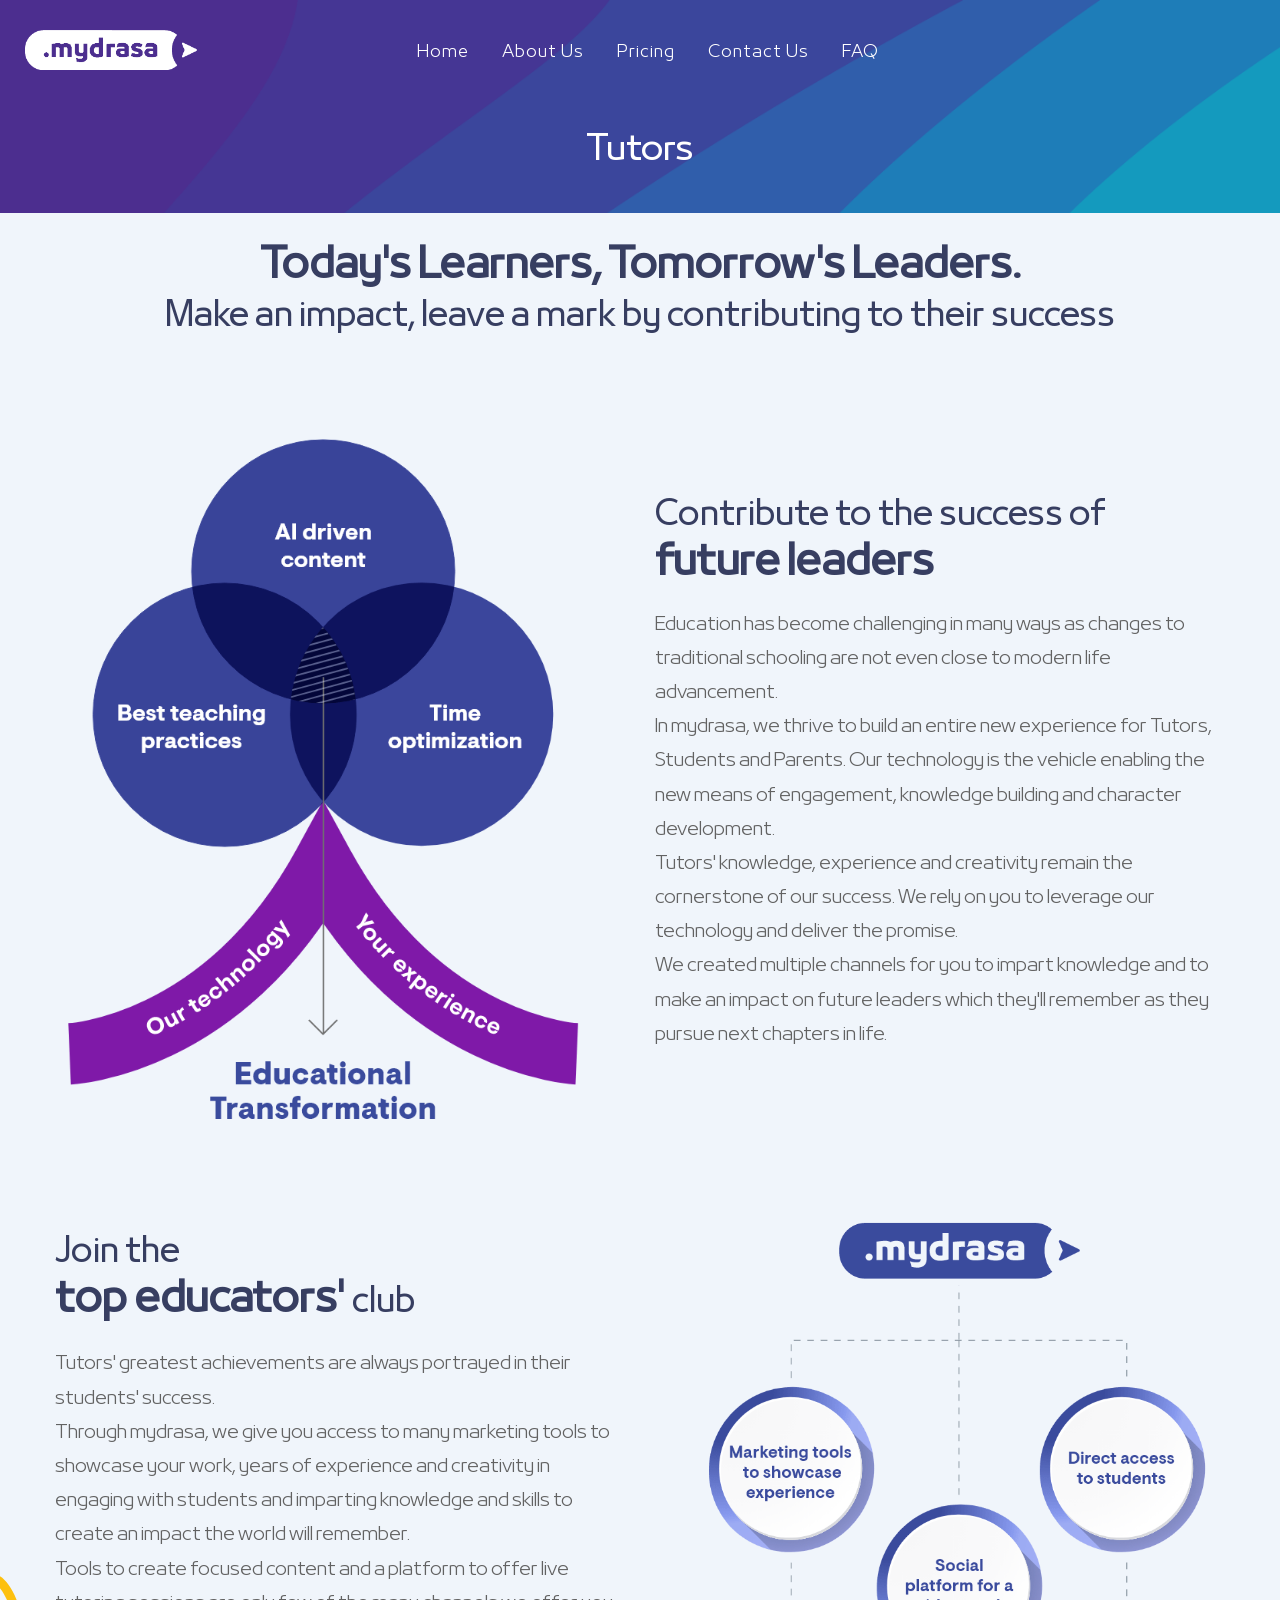
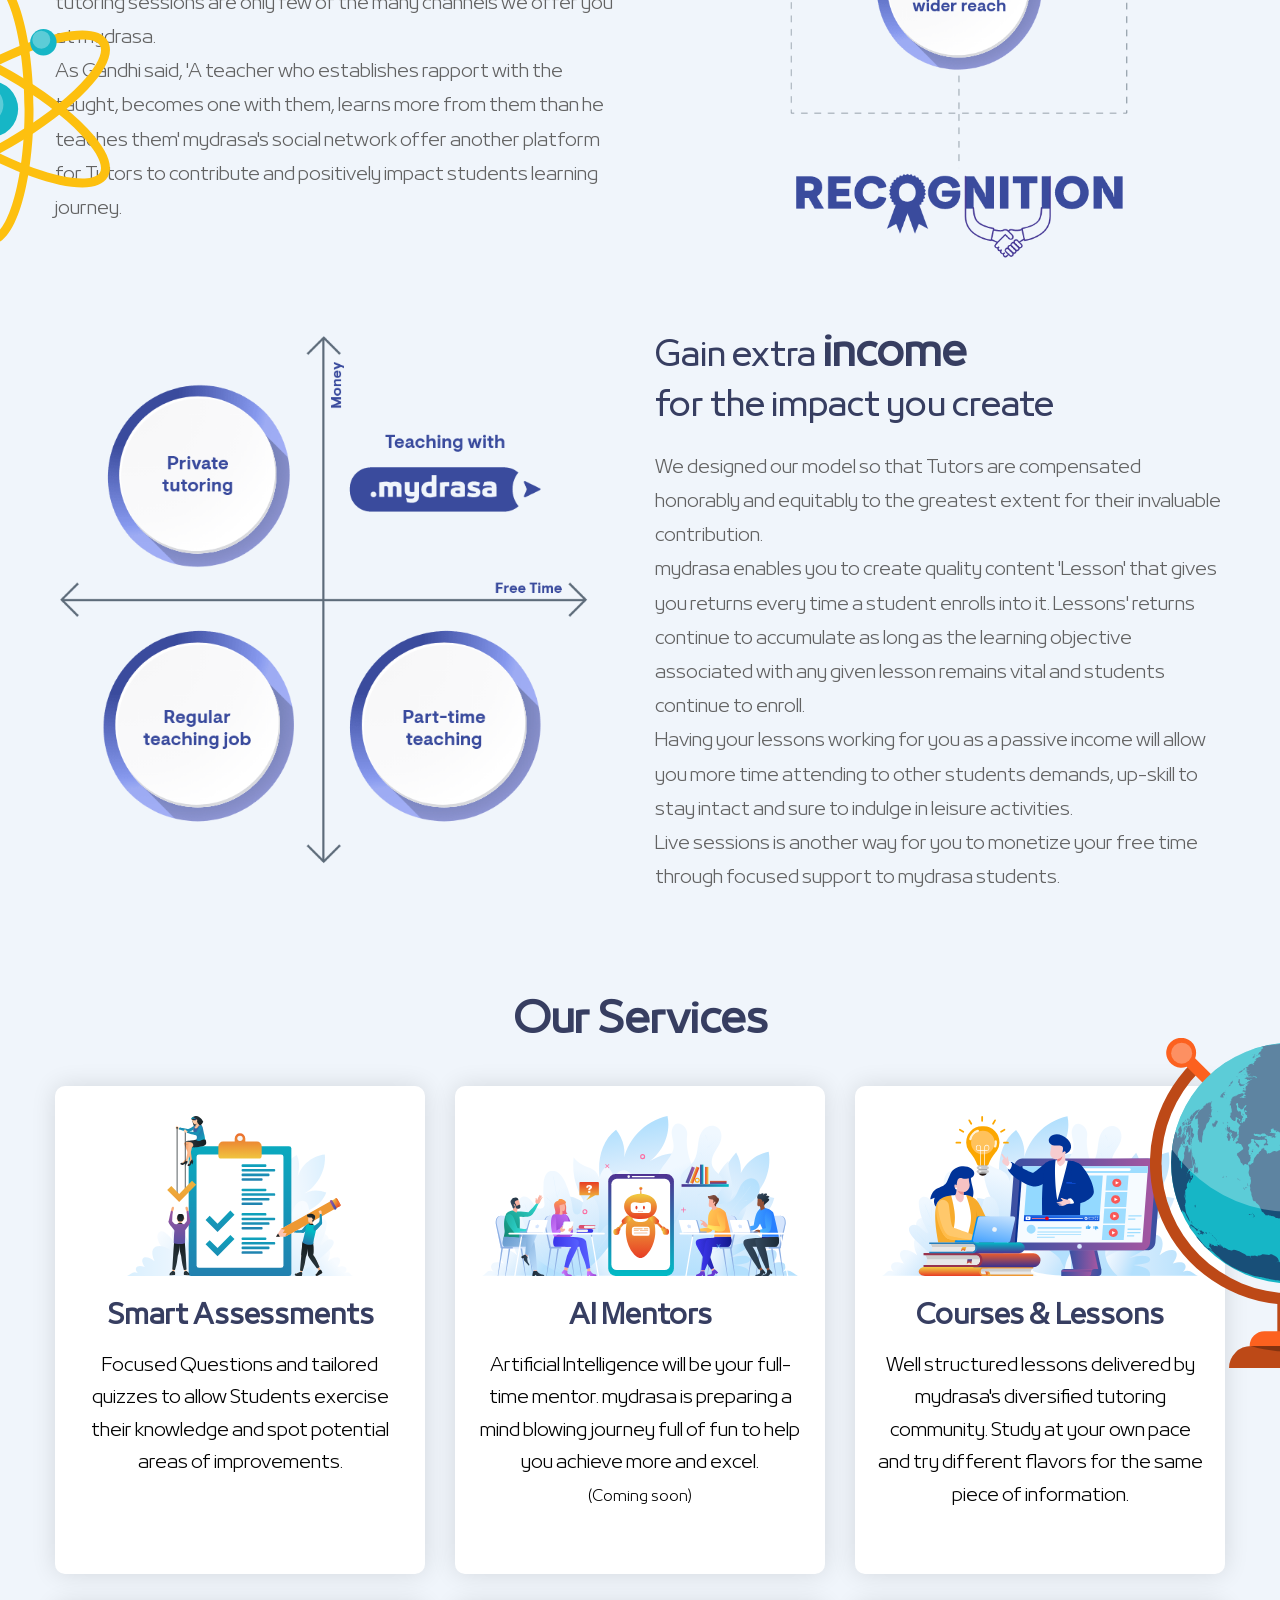
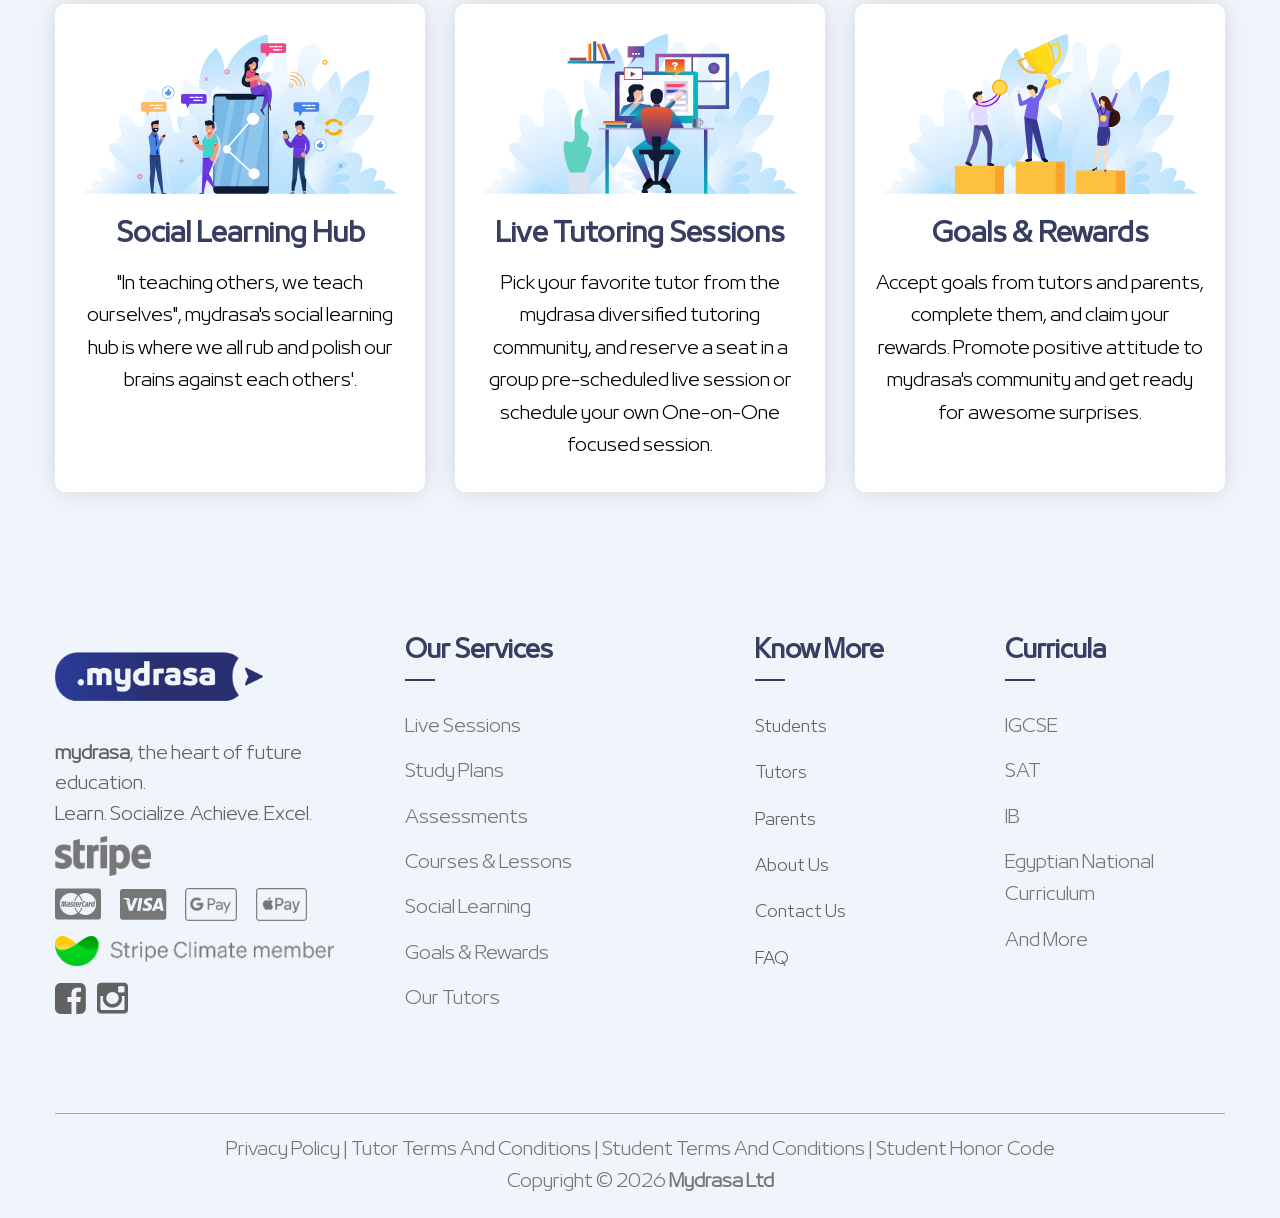
<file: tutors.html>
<!DOCTYPE html>
<html class="loading" lang="en" data-textdirection="ltr">
<head>
    <meta http-equiv="Content-Type" content="text/html; charset=UTF-8">
    <meta http-equiv="X-UA-Compatible" content="IE=edge">
    <meta name="viewport" content="width=device-width, initial-scale=1.0, user-scalable=0, minimal-ui">
    <title>mydrasa | Tutors</title>
    <meta name="description" content="mydrasa enables you to create quality content that gives you returns each time a student views it." />
    <link rel="shortcut icon" href="images/favicon/favicon.ico">
    <meta name="theme-color" content="#ffffff">
    <link href="fonts/29LTBukra-Light.css" rel="stylesheet">
    <link href="fonts/29LTBukra-Regular.css" rel="stylesheet">
    <link href="css/font-awesome.css" rel="stylesheet">
    <link href="css/bootstrap.min.css" rel="stylesheet">
    <link href="css/animate.css" rel="stylesheet">
    <link href="css/flaticon.css" rel="stylesheet">
    <link href="css/mmenu.css" rel="stylesheet">
    <link href="css/mburger.css" rel="stylesheet">
    <link href="css/main.css" rel="stylesheet">
    <link href="css/select2.min.css" rel="stylesheet">
    <link href="css/responsive.css" rel="stylesheet">
</head>
<body class="public-page">
<div class="page-wrapper">

    <!-- Header -->
    <header class="main-header header-style-two">
        <div class="header-upper">
            <div class="auto-container">
                <div class="clearfix">
                    <div class="float-left logo-box">
                        <div class="logo">
                            <a href="index.html"><img src="images/logo/logo-white.png" alt="Mydrasa" title="Mydrasa"></a>
                        </div>
                    </div>
                    <div class="nav-outer clearfix">
                        <div class="mobile-nav-toggler"><span class="icon flaticon-menu"></span></div>
                        <nav class="main-menu show navbar-expand-md">
                            <div class="navbar-header">
                                <button class="navbar-toggler" type="button" data-toggle="collapse" data-target="#navbarSupportedContent" aria-expanded="false" aria-label="Toggle navigation">
                                    <span class="icon-bar"></span><span class="icon-bar"></span><span class="icon-bar"></span>
                                </button>
                            </div>
                            <div class="navbar-collapse collapse clearfix" id="navbarSupportedContent">
                                <ul class="navigation clearfix">
                                        <li><a href="index.html">Home</a></li>
                                        <li><a href="about.html">About Us</a></li>
                                        <li><a href="pricing.html">Pricing</a></li>
                                        <li><a href="contact.html">Contact Us</a></li>
                                        <li><a href="faq.html">FAQ</a></li>
                                    </ul>
                                    
                            </div>
                        </nav>
                    </div>
                </div>
            </div>
        </div>
    </header>
    <!-- End Header -->

    <!-- Mobile Menu -->
    <div class="mobile-menu">
        <div class="menu-backdrop"></div>
        <div class="close-btn"><span class="icon flaticon-multiply"></span></div>
        <nav class="menu-box">
            <div class="nav-logo"><a href="index.html"><img src="images/logo/logo.png" alt="Mydrasa" title="Mydrasa"></a></div>
            <div class="menu-outer">
            </div>
        </nav>
    </div>

    <!-- Page Title -->
    <section class="page-title">
        <div class="auto-container"><h1>Tutors</h1></div>
    </section>

    <!-- Intro -->
    <section class="achievements-section pb-md-5 pb-2">
        <div class="auto-container">
            <div class="sec-title centered">
                <h2>Today's Learners, Tomorrow's Leaders.<br /><small>Make an impact, leave a mark by contributing to their success</small></h2>
            </div>
        </div>
    </section>

    <!-- Contribute Section -->
    <section class="education-section pb-md-5 py-2">
        <div class="auto-container">
            <div class="row clearfix">
                <div class="pr-lg-5 col-lg-6 col-md-12 col-sm-12">
                    <img src="images/graphs/image-3.png" alt="tutors" />
                </div>
                <div class="content-column col-lg-6 col-md-12 col-sm-12">
                    <div class="inner-column">
                        <h2><small>Contribute to the success of</small><br />future leaders</h2>
                        <div class="text">
                            Education has become challenging in many ways as changes to traditional schooling are not even close to modern life advancement.
                            <br />
                            In mydrasa, we thrive to build an entire new experience for Tutors, Students and Parents. Our technology is the vehicle enabling the new means of engagement, knowledge building and character development.
                            <br />
                            Tutors' knowledge, experience and creativity remain the cornerstone of our success. We rely on you to leverage our technology and deliver the promise.
                            <br />
                            We created multiple channels for you to impart knowledge and to make an impact on future leaders which they'll remember as they pursue next chapters in life.
                        </div>
                    </div>
                </div>
            </div>
        </div>
    </section>

    <!-- Top Educators Section -->
    <section class="education-section pb-md-5 py-2">
        <div class="auto-container">
            <div class="row clearfix">
                <div class="content-column col-lg-6 col-md-12 col-sm-12">
                    <div class="inner-column">
                        <h2><small>Join the</small><br />top educators' <small>club</small></h2>
                        <div class="text">
                            Tutors' greatest achievements are always portrayed in their students' success.
                            <br />
                            Through mydrasa, we give you access to many marketing tools to showcase your work, years of experience and creativity in engaging with students and imparting knowledge and skills to create an impact the world will remember.
                            <br />
                            Tools to create focused content and a platform to offer live tutoring sessions are only few of the many channels we offer you at mydrasa.
                            <br />
                            As Gandhi said, 'A teacher who establishes rapport with the taught, becomes one with them, learns more from them than he teaches them' mydrasa's social network offer another platform for Tutors to contribute and positively impact students learning journey.
                        </div>
                    </div>
                </div>
                <div class="pl-lg-5 col-lg-6 col-md-12 col-sm-12">
                    <img src="images/graphs/image-2.png" alt="tutors" class="float-right" />
                </div>
            </div>
        </div>
    </section>

    <!-- Income Section -->
    <section class="education-section pb-md-5 py-2 z-10">
        <div class="patern-layer-one paroller" data-paroller-factor="0.60" data-paroller-factor-lg="0.20" data-paroller-type="foreground" data-paroller-direction="vertical" style="background-image: url('images/icons/icon-1.svg')"></div>
        <div class="patern-layer-two paroller" data-paroller-factor="0.60" data-paroller-factor-lg="-0.20" data-paroller-type="foreground" data-paroller-direction="vertical" style="background-image: url('images/icons/icon-2.svg')"></div>
        <div class="auto-container">
            <div class="row clearfix">
                <div class="pr-lg-5 col-lg-6 col-md-12 col-sm-12">
                    <img src="images/graphs/image-1.png" alt="tutors" />
                </div>
                <div class="content-column col-lg-6 col-md-12 col-sm-12">
                    <div class="inner-column">
                        <h2><small>Gain extra</small> income<br /><small>for the impact you create</small></h2>
                        <div class="text">
                            We designed our model so that Tutors are compensated honorably and equitably to the greatest extent for their invaluable contribution.
                            <br />
                            mydrasa enables you to create quality content 'Lesson' that gives you returns every time a student enrolls into it. Lessons' returns continue to accumulate as long as the learning objective associated with any given lesson remains vital and students continue to enroll.
                            <br />
                            Having your lessons working for you as a passive income will allow you more time attending to other students demands, up-skill to stay intact and sure to indulge in leisure activities.
                            <br />
                            Live sessions is another way for you to monetize your free time through focused support to mydrasa students.
                        </div>
                    </div>
                </div>
            </div>
        </div>
    </section>

    <!-- Our Services -->
    <section class="achievements-section services pt-5">
        <div class="auto-container">
            <div class="sec-title centered"><h2>Our Services</h2></div>
            <div class="fact-counter">
                <div class="row clearfix equal-heights">

                    <div class="column counter-column col-lg-4 col-md-6 col-sm-12">
                        <div class="inner wow fadeInLeft" data-wow-delay="0ms" data-wow-duration="1500ms">
                            <div class="content">
                                <img src="images/illustrations/Smart-Assessments.svg" alt="Smart Assessments" />
                                <h4 class="counter-title">Smart Assessments</h4>
                                <div class="text">Focused Questions and tailored quizzes to allow Students exercise their knowledge and spot potential areas of improvements.</div>
                            </div>
                        </div>
                    </div>

                    <div class="column counter-column col-lg-4 col-md-6 col-sm-12">
                        <div class="inner wow fadeInUp" data-wow-delay="0ms" data-wow-duration="1500ms">
                            <div class="content">
                                <img src="images/illustrations/Ai-Mentors.svg" alt="AI Mentors" />
                                <h4 class="counter-title">AI Mentors</h4>
                                <div class="text">Artificial Intelligence will be your full-time mentor. mydrasa is preparing a mind blowing journey full of fun to help you achieve more and excel.<br /><small>(Coming soon)</small></div>
                            </div>
                        </div>
                    </div>

                    <div class="column counter-column col-lg-4 col-md-6 col-sm-12">
                        <div class="inner wow fadeInRight" data-wow-delay="0ms" data-wow-duration="1500ms">
                            <div class="content">
                                <img src="images/illustrations/Courses-Lessons.svg" alt="Courses &amp; Lessons" />
                                <h4 class="counter-title">Courses &amp; Lessons</h4>
                                <div class="text">Well structured lessons delivered by mydrasa's diversified tutoring community. Study at your own pace and try different flavors for the same piece of information.</div>
                            </div>
                        </div>
                    </div>

                    <div class="column counter-column col-lg-4 col-md-6 col-sm-12">
                        <div class="inner wow fadeInLeft" data-wow-delay="0ms" data-wow-duration="1500ms">
                            <div class="content">
                                <img src="images/illustrations/Social-Media-Wall.svg" alt="Social Media Wall" />
                                <h4 class="counter-title">Social Learning Hub</h4>
                                <div class="text">"In teaching others, we teach ourselves", mydrasa's social learning hub is where we all rub and polish our brains against each others'.</div>
                            </div>
                        </div>
                    </div>

                    <div class="column counter-column col-lg-4 col-md-6 col-sm-12">
                        <div class="inner wow fadeInUp" data-wow-delay="0ms" data-wow-duration="1500ms">
                            <div class="content">
                                <img src="images/illustrations/Private-Tutoring.svg" alt="Private Tutoring" />
                                <h4 class="counter-title">Live Tutoring Sessions</h4>
                                <div class="text">Pick your favorite tutor from the mydrasa diversified tutoring community, and reserve a seat in a group pre-scheduled live session or schedule your own One-on-One focused session.</div>
                            </div>
                        </div>
                    </div>

                    <div class="column counter-column col-lg-4 col-md-6 col-sm-12">
                        <div class="inner wow fadeInRight" data-wow-delay="0ms" data-wow-duration="1500ms">
                            <div class="content">
                                <img src="images/illustrations/Goals-Rewards.svg" alt="Goals &amp; Rewards" />
                                <h4 class="counter-title">Goals &amp; Rewards</h4>
                                <div class="text">Accept goals from tutors and parents, complete them, and claim your rewards. Promote positive attitude to mydrasa's community and get ready for awesome surprises.</div>
                            </div>
                        </div>
                    </div>

                </div>
            </div>
        </div>
    </section>

    <!-- Footer -->
    <footer class="main-footer">
        <div class="auto-container">
            <div class="widgets-section">
                <div class="row clearfix">
                    <div class="big-column col-lg-7 col-md-12 col-sm-12">
                        <div class="row clearfix">
                            <div class="footer-column col-md-6">
                                <div class="footer-widget logo-widget">
                                    <div class="logo"><a href="index.html"><img src="images/logo/logo.png" class="footer-logo" alt="mydrasa" /></a></div>
                                    <div class="text"><b>mydrasa</b>, the heart of future education.<br />Learn. Socialize. Achieve. Excel.</div>
                                    <div class="social-box">
                                        <img src="images/partners/stripe-gray.png" style="max-height:40px;margin-top:-30px" /><br/>
                                        <i class="fa fa-cc-mastercard fa-2x mr-3"></i>
                                        <i class="fa fa-cc-visa fa-2x mr-3"></i>
                                        <img src="images/partners/google-pay-gray.png" style="max-height:33px;margin-top:-15px;" class="mr-3" />
                                        <img src="images/partners/apple-pay-gray.png" style="max-height:33px;margin-top:-15px;" class="mr-3" />
                                    </div>
                                    <div class="social-box">
                                        <a href="https://climate.stripe.com/C44OdS" target="_blank"><img src="images/partners/stripe-climate-member.png" style="max-height:30px;" class="mt-2 mb-3" /></a>
                                    </div>
                                    <div class="social-box">
                                        <a href="https://www.facebook.com/mydrasa" class="mr-2" target="_blank"><i class="fa fa-facebook-square fa-2x"></i></a>
                                        <a href="https://instagram.com/mydrasa" target="_blank"><i class="fa fa-instagram fa-2x"></i></a>
                                    </div>
                                </div>
                            </div>
                            <div class="footer-column col-md-6">
                                <div class="footer-widget links-widget">
                                    <h4>Our Services</h4>
                                    <ul class="links-widget">
                                        <li>Live Sessions</li>
                                        <li>Study Plans</li>
                                        <li>Assessments</li>
                                        <li>Courses &amp; Lessons</li>
                                        <li>Social Learning</li>
                                        <li>Goals &amp; Rewards</li>
                                        <li>Our Tutors</li>
                                    </ul>
                                </div>
                            </div>
                        </div>
                    </div>
                    <div class="big-column col-lg-5 col-md-12 col-sm-12">
                        <div class="row clearfix">
                            <div class="footer-column col-md-6">
                                <div class="footer-widget links-widget">
                                    <h4>Know More</h4>
                                    <ul class="links-widget">
                                        <li><a href="students.html">Students</a></li>
                                        <li><a href="tutors.html">Tutors</a></li>
                                        <li><a href="parents.html">Parents</a></li>
                                        <li><a href="about.html">About Us</a></li>
                                        <li><a href="contact.html">Contact Us</a></li>
                                        <li><a href="faq.html">FAQ</a></li>
                                    </ul>
                                </div>
                            </div>
                            <div class="footer-column col-md-6">
                                <div class="footer-widget links-widget">
                                    <h4>Curricula</h4>
                                    <ul class="links-widget">
                                        <li>IGCSE</li>
                                        <li>SAT</li>
                                        <li>IB</li>
                                        <li>Egyptian National Curriculum</li>
                                        <li>And More</li>
                                    </ul>
                                </div>
                            </div>
                        </div>
                    </div>
                </div>
            </div>
            <div class="footer-bottom text-center">
                <div class="copyright">
                    Privacy Policy | Tutor Terms And Conditions | Student Terms And Conditions | Student Honor Code
                    <br>Copyright &copy; 2026 <b>Mydrasa Ltd</b>
                </div>
            </div>
        </div>
    </footer>

</div>
<script src="js/jquery.js"></script>
<script src="js/popper.min.js"></script>
<script src="js/bootstrap.min.js"></script>
<script src="js/wow.js"></script>
<script src="js/jquery.paroller.min.js"></script>
<script src="js/appear.js"></script>
<script src="js/mburger.js"></script>
<script src="js/mmenu.js"></script>
<script src="js/jquery.mCustomScrollbar.concat.min.js"></script>
<script src="js/select2.min.js"></script>
<script src="js/script.js"></script>
</body>
</html>
</file>
<file: fonts/29LTBukra-Light.css>
@font-face {
  font-family: '29LTBukra-Light';
  src: url('29LTBukra-Light.eot');
  src: url('29LTBukra-Light.eot?#iefix') format('embedded-opentype'),
       url('29LTBukra-Light.svg#29LTBukra-Light') format('svg'),
       url('29LTBukra-Light.ttf') format('truetype'),
       url('29LTBukra-Light.woff') format('woff'),
       url('29LTBukra-Light.woff2') format('woff2');
  font-weight: normal;
  font-style: normal;
}
</file>
<file: fonts/29LTBukra-Regular.css>
@font-face {
  font-family: '29LTBukra-Regular';
  src: url('29LTBukra-Regular.eot');
  src: url('29LTBukra-Regular.eot?#iefix') format('embedded-opentype'),
       url('29LTBukra-Regular.svg#29LTBukra-Regular') format('svg'),
       url('29LTBukra-Regular.ttf') format('truetype'),
       url('29LTBukra-Regular.woff') format('woff'),
       url('29LTBukra-Regular.woff2') format('woff2');
  font-weight: normal;
  font-style: normal;
}
</file>
<file: css/flaticon.css>
@font-face {
  font-family: "Flaticon";
  src: url("../fonts/flaticon.eot");
  src: url("../fonts/flaticon.eot?#iefix") format("embedded-opentype"),
       url("../fonts/flaticon.woff") format("woff"),
       url("../fonts/flaticon.ttf") format("truetype"),
       url("../fonts/flaticon.svg#Flaticon") format("svg");
  font-weight: normal;
  font-style: normal;
}

@media screen and (-webkit-min-device-pixel-ratio:0) {
  @font-face {
    font-family: "Flaticon";
    src: url("../fonts/flaticon.svg#Flaticon") format("svg");
  }
}

[class^="flaticon-"]:before, [class*=" flaticon-"]:before,
[class^="flaticon-"]:after, [class*=" flaticon-"]:after {   
	font-family: Flaticon;
	font-style: normal;
}

.flaticon-24-hours:before { content: "\f100"; }
.flaticon-exam:before { content: "\f101"; }
.flaticon-open-book:before { content: "\f102"; }
.flaticon-home:before { content: "\f103"; }
.flaticon-quote:before { content: "\f104"; }
.flaticon-placeholder:before { content: "\f105"; }
.flaticon-placeholder-1:before { content: "\f106"; }
.flaticon-placeholder-2:before { content: "\f107"; }
.flaticon-placeholder-filled-point:before { content: "\f108"; }
.flaticon-telephone:before { content: "\f109"; }
.flaticon-phone-call:before { content: "\f10a"; }
.flaticon-comment:before { content: "\f10b"; }
.flaticon-timetable:before { content: "\f10c"; }
.flaticon-unlink:before { content: "\f10d"; }
.flaticon-play-arrow:before { content: "\f10e"; }
.flaticon-portfolio:before { content: "\f10f"; }
.flaticon-money-bag:before { content: "\f110"; }
.flaticon-portfolio-1:before { content: "\f111"; }
.flaticon-award:before { content: "\f112"; }
.flaticon-winner:before { content: "\f113"; }
.flaticon-trophy:before { content: "\f114"; }
.flaticon-map:before { content: "\f115"; }
.flaticon-magnifying-glass:before { content: "\f116"; }
.flaticon-menu:before { content: "\f117"; }
.flaticon-shopping-cart:before { content: "\f118"; }
.flaticon-shopping-cart-1:before { content: "\f119"; }
.flaticon-back:before { content: "\f11a"; }
.flaticon-play-button:before { content: "\f11b"; }
.flaticon-back-arrow:before { content: "\f11c"; }
.flaticon-growth:before { content: "\f11d"; }
.flaticon-target:before { content: "\f11e"; }
.flaticon-settings:before { content: "\f11f"; }
.flaticon-avatar:before { content: "\f120"; }
.flaticon-share:before { content: "\f121"; }
.flaticon-heart:before { content: "\f122"; }
.flaticon-like:before { content: "\f123"; }
.flaticon-star:before { content: "\f124"; }
.flaticon-headphones:before { content: "\f125"; }
.flaticon-garbage:before { content: "\f126"; }
.flaticon-internet:before { content: "\f127"; }
.flaticon-network:before { content: "\f128"; }
.flaticon-shopping-cart-2:before { content: "\f129"; }
.flaticon-connections:before { content: "\f12a"; }
.flaticon-email:before { content: "\f12b"; }
.flaticon-message:before { content: "\f12c"; }
.flaticon-full-screen:before { content: "\f12d"; }
.flaticon-send:before { content: "\f12e"; }
.flaticon-success:before { content: "\f12f"; }
.flaticon-tick-inside-circle:before { content: "\f130"; }
.flaticon-monitor:before { content: "\f131"; }
.flaticon-lock:before { content: "\f132"; }
.flaticon-eye:before { content: "\f133"; }
.flaticon-rocket-ship:before { content: "\f134"; }
.flaticon-headphones-1:before { content: "\f135"; }
.flaticon-pin:before { content: "\f136"; }
.flaticon-stopwatch:before { content: "\f137"; }
.flaticon-email-1:before { content: "\f138"; }
.flaticon-crown:before { content: "\f139"; }
.flaticon-multiply:before { content: "\f13a"; }
.flaticon-media-play-symbol:before { content: "\f13b"; }
.flaticon-arrow-pointing-to-right:before { content: "\f13c"; }
.flaticon-back-1:before { content: "\f13d"; }
.flaticon-award-1:before { content: "\f13e"; }
.flaticon-pdf:before { content: "\f13f"; }
.flaticon-loupe:before { content: "\f140"; }
.flaticon-link:before { content: "\f141"; }
.flaticon-user:before { content: "\f142"; }
.flaticon-trophy-1:before { content: "\f143"; }
.flaticon-house:before { content: "\f144"; }
.flaticon-coin:before { content: "\f145"; }
.flaticon-line-chart:before { content: "\f146"; }
.flaticon-planet-earth:before { content: "\f147"; }
.flaticon-pie-chart:before { content: "\f148"; }
.flaticon-megaphone:before { content: "\f149"; }
.flaticon-quote-1:before { content: "\f14a"; }
.flaticon-cloud:before { content: "\f14b"; }
.flaticon-wheel:before { content: "\f14c"; }
.flaticon-light-bulb:before { content: "\f14d"; }
.flaticon-clock:before { content: "\f14e"; }
.flaticon-clock-1:before { content: "\f14f"; }
.flaticon-alarm-clock:before { content: "\f150"; }
.flaticon-alarm-clock-1:before { content: "\f151"; }
.flaticon-shopping-bag:before { content: "\f152"; }
.flaticon-menu-1:before { content: "\f153"; }
.flaticon-big-anchor:before { content: "\f154"; }
.flaticon-flash:before { content: "\f155"; }
.flaticon-add:before { content: "\f156"; }
.flaticon-placeholder-3:before { content: "\f157"; }
.flaticon-increase-size-option:before { content: "\f158"; }
.flaticon-double-angle-pointing-to-right:before { content: "\f159"; }
.flaticon-long-arrow-pointing-to-left:before { content: "\f15a"; }
.flaticon-long-arrow-pointing-to-the-right:before { content: "\f15b"; }
.flaticon-gallery:before { content: "\f15c"; }
.flaticon-right-arrow:before { content: "\f15d"; }
.flaticon-right-arrow-forward:before { content: "\f15e"; }
.flaticon-success-1:before { content: "\f15f"; }
.flaticon-paper-plane:before { content: "\f160"; }
.flaticon-high-volume:before { content: "\f161"; }
.flaticon-left-arrow:before { content: "\f162"; }
.flaticon-go-back-left-arrow:before { content: "\f163"; }
.flaticon-file:before { content: "\f164"; }
.flaticon-share-symbol:before { content: "\f165"; }
.flaticon-favourites-filled-star-symbol:before { content: "\f166"; }
.flaticon-star-1:before { content: "\f167"; }
.flaticon-gift:before { content: "\f168"; }
.flaticon-tick:before { content: "\f169"; }
.flaticon-email-2:before { content: "\f16a"; }
.flaticon-telephone-auricular-with-cable:before { content: "\f16b"; }
.flaticon-placeholder-4:before { content: "\f16c"; }
.flaticon-calendar:before { content: "\f16d"; }
.flaticon-shopping-bag-1:before { content: "\f16e"; }
.flaticon-up-arrow:before { content: "\f16f"; }
.flaticon-angle-arrow-down:before { content: "\f170"; }
.flaticon-right-arrow-1:before { content: "\f171"; }
.flaticon-left-arrow-1:before { content: "\f172"; }
.flaticon-check-symbol:before { content: "\f173"; }
.flaticon-pdf-1:before { content: "\f174"; }
.flaticon-powerpoint-file:before { content: "\f175"; }
.flaticon-placeholder-5:before { content: "\f176"; }
.flaticon-24-hours-phone-service:before { content: "\f177"; }
.flaticon-home-page:before { content: "\f178"; }
.flaticon-safe:before { content: "\f179"; }
.flaticon-zoom-increasing-symbol:before { content: "\f17a"; }
.flaticon-zoom-in:before { content: "\f17b"; }
.flaticon-folder:before { content: "\f17c"; }
.flaticon-comment-1:before { content: "\f17d"; }
.flaticon-paper-plane-1:before { content: "\f17e"; }
.flaticon-send-1:before { content: "\f17f"; }
.flaticon-smartphone:before { content: "\f180"; }
.flaticon-24-hours-1:before { content: "\f181"; }
.flaticon-edit:before { content: "\f182"; }
.flaticon-clock-2:before { content: "\f183"; }
.flaticon-hand:before { content: "\f184"; }
.flaticon-add-1:before { content: "\f185"; }
.flaticon-plus-symbol:before { content: "\f186"; }
.flaticon-substract:before { content: "\f187"; }
.flaticon-substract-1:before { content: "\f188"; }
.flaticon-pdf-file-format-symbol:before { content: "\f189"; }
.flaticon-edit-1:before { content: "\f18a"; }
.flaticon-shield:before { content: "\f18b"; }
.flaticon-user-1:before { content: "\f18c"; }
.flaticon-calendar-1:before { content: "\f18d"; }
.flaticon-hand-shake:before { content: "\f18e"; }
.flaticon-startup:before { content: "\f18f"; }
.flaticon-verified:before { content: "\f190"; }
.flaticon-security:before { content: "\f191"; }
.flaticon-checked:before { content: "\f192"; }
.flaticon-quote-2:before { content: "\f193"; }
.flaticon-email-3:before { content: "\f194"; }
.flaticon-24-hours-2:before { content: "\f195"; }
.flaticon-menu-2:before { content: "\f196"; }
.flaticon-menu-3:before { content: "\f197"; }
.flaticon-search:before { content: "\f198"; }
.flaticon-plus:before { content: "\f199"; }
.flaticon-maps-and-flags:before { content: "\f19a"; }
.flaticon-call:before { content: "\f19b"; }
.flaticon-email-4:before { content: "\f19c"; }
.flaticon-user-2:before { content: "\f19d"; }
.flaticon-user-3:before { content: "\f19e"; }
.flaticon-home-1:before { content: "\f19f"; }
.flaticon-home-2:before { content: "\f1a0"; }
.flaticon-shopping-cart-3:before { content: "\f1a1"; }
.flaticon-shopping-bag-2:before { content: "\f1a2"; }
.flaticon-bar-chart:before { content: "\f1a3"; }
.flaticon-suitcase:before { content: "\f1a4"; }
.flaticon-file-1:before { content: "\f1a5"; }
.flaticon-file-2:before { content: "\f1a6"; }
.flaticon-tick-1:before { content: "\f1a7"; }
.flaticon-shopping-bag-3:before { content: "\f1a8"; }
.flaticon-agreement:before { content: "\f1a9"; }
.flaticon-up-arrow-1:before { content: "\f1aa"; }
.flaticon-right-arrow-2:before { content: "\f1ab"; }
.flaticon-left-arrow-2:before { content: "\f1ac"; }
.flaticon-call-1:before { content: "\f1ad"; }
.flaticon-call-2:before { content: "\f1ae"; }
.flaticon-envelope:before { content: "\f1af"; }
.flaticon-location:before { content: "\f1b0"; }
.flaticon-diamond:before { content: "\f1b1"; }
.flaticon-heart-1:before { content: "\f1b2"; }
.flaticon-down-arrow:before { content: "\f1b3"; }
.flaticon-support:before { content: "\f1b4"; }
.flaticon-graph:before { content: "\f1b5"; }
.flaticon-graph-1:before { content: "\f1b6"; }
.flaticon-comment-2:before { content: "\f1b7"; }
.flaticon-conversation:before { content: "\f1b8"; }
.flaticon-left-quote:before { content: "\f1b9"; }
.flaticon-quote-3:before { content: "\f1ba"; }
.flaticon-chat:before { content: "\f1bb"; }
.flaticon-right-quote-sign:before { content: "\f1bc"; }
.flaticon-right-quote:before { content: "\f1bd"; }
.flaticon-quote-4:before { content: "\f1be"; }
.flaticon-quotation-mark:before { content: "\f1bf"; }
.flaticon-blocks-with-angled-cuts:before { content: "\f1c0"; }
.flaticon-straight-quotes:before { content: "\f1c1"; }
.flaticon-left-arrow-3:before { content: "\f1c2"; }
.flaticon-right-arrow-3:before { content: "\f1c3"; }
.flaticon-back-2:before { content: "\f1c4"; }
.flaticon-down-arrow-1:before { content: "\f1c5"; }
.flaticon-course:before { content: "\f1c6"; }
.flaticon-world:before { content: "\f1c7"; }
.flaticon-course-1:before { content: "\f1c8"; }
.flaticon-quote-5:before { content: "\f1c9"; }
.flaticon-computer:before { content: "\f1ca"; }
.flaticon-robot:before { content: "\f1cb"; }
.flaticon-sketch:before { content: "\f1cc"; }
.flaticon-research:before { content: "\f1cd"; }
.flaticon-arrow:before { content: "\f1ce"; }
.flaticon-budget:before { content: "\f1cf"; }
.flaticon-roll-o-plane:before { content: "\f1d0"; }
.flaticon-standard:before { content: "\f1d1"; }
.flaticon-graphic:before { content: "\f1d2"; }
.flaticon-code:before { content: "\f1d3"; }
.flaticon-code-1:before { content: "\f1d4"; }
.flaticon-shout:before { content: "\f1d5"; }
.flaticon-lifestyle:before { content: "\f1d6"; }
.flaticon-camera:before { content: "\f1d7"; }
.flaticon-video:before { content: "\f1d8"; }
.flaticon-grid:before { content: "\f1d9"; }
.flaticon-search-1:before { content: "\f1da"; }
.flaticon-settings-1:before { content: "\f1db"; }
.flaticon-list:before { content: "\f1dc"; }
.flaticon-list-1:before { content: "\f1dd"; }
</file>
<file: css/mburger.css>
/*!
 * mburger CSS v1.3.3
 * mmenujs.com/mburger
 *
 * Copyright (c) Fred Heusschen
 * www.frebsite.nl
 *
 * License: CC-BY-4.0
 * http://creativecommons.org/licenses/by/4.0/
 */:root{--mb-button-size:60px;--mb-bar-width:0.6;--mb-bar-height:4px;--mb-bar-spacing:10px;--mb-animate-timeout:0.4s}.mburger{background:0 0;border:none;border-radius:0;color:inherit;display:inline-block;position:relative;box-sizing:border-box;height:var(--mb-button-size);padding:0 0 0 var(--mb-button-size);margin:0;line-height:var(--mb-button-size);vertical-align:middle;appearance:none;outline:0;cursor:pointer}.mburger b{display:block;position:absolute;left:calc(var(--mb-button-size) * ((1 - var(--mb-bar-width))/ 2));width:calc(var(--mb-button-size) * var(--mb-bar-width));height:var(--mb-bar-height);border-radius:calc(var(--mb-bar-height)/ 2);background:currentColor;color:inherit;opacity:1}.mburger b:nth-of-type(1){bottom:calc(50% + var(--mb-bar-spacing));transition:bottom .2s ease,transform .2s ease,width .2s ease}.mburger b:nth-of-type(2){top:calc(50% - (var(--mb-bar-height)/ 2));transition:opacity .2s ease}.mburger b:nth-of-type(3){top:calc(50% + var(--mb-bar-spacing));transition:top .2s ease,transform .2s ease,width .2s ease}.mm-wrapper_opened .mburger b:nth-of-type(1){bottom:calc(50% - (var(--mb-bar-height)/ 2));transform:rotate(45deg)}.mm-wrapper_opened .mburger b:nth-of-type(2){opacity:0}.mm-wrapper_opened .mburger b:nth-of-type(3){top:calc(50% - (var(--mb-bar-height)/ 2));transform:rotate(-45deg)}.mburger--collapse b:nth-of-type(1){transition:bottom .2s ease,margin .2s ease,transform .2s ease;transition-delay:.2s,0s,0s}.mburger--collapse b:nth-of-type(2){transition:top .2s ease,opacity 0s ease;transition-delay:.3s,.3s}.mburger--collapse b:nth-of-type(3){transition:top .2s ease,transform .2s ease}.mm-wrapper_opened .mburger--collapse b:nth-of-type(1){bottom:calc(50% - var(--mb-bar-spacing) - var(--mb-bar-height));margin-bottom:calc(var(--mb-bar-spacing) + (var(--mb-bar-height)/ 2));transform:rotate(45deg);transition-delay:calc(var(--mb-animate-timeout) + .1s),calc(var(--mb-animate-timeout) + .3s),calc(var(--mb-animate-timeout) + .3s)}.mm-wrapper_opened .mburger--collapse b:nth-of-type(2){top:calc(50% + var(--mb-bar-spacing));opacity:0;transition-delay:calc(var(--mb-animate-timeout) + 0s),calc(var(--mb-animate-timeout) + .2s)}.mm-wrapper_opened .mburger--collapse b:nth-of-type(3){top:calc(50% - (var(--mb-bar-height)/ 2));transform:rotate(-45deg);transition-delay:calc(var(--mb-animate-timeout) + .3s),calc(var(--mb-animate-timeout) + .3s)}.mburger--spin b:nth-of-type(1){transition-delay:.2s,0s}.mburger--spin b:nth-of-type(2){transition-duration:0s;transition-delay:.2s}.mburger--spin b:nth-of-type(3){transition-delay:.2s,0s}.mm-wrapper_opened .mburger--spin b:nth-of-type(1){transform:rotate(135deg);transition-delay:calc(var(--mb-animate-timeout) + 0s),calc(var(--mb-animate-timeout) + .2s)}.mm-wrapper_opened .mburger--spin b:nth-of-type(2){transition-delay:calc(var(--mb-animate-timeout) + 0s)}.mm-wrapper_opened .mburger--spin b:nth-of-type(3){transform:rotate(225deg);transition-delay:calc(var(--mb-animate-timeout) + 0s),calc(var(--mb-animate-timeout) + .2s)}.mburger--squeeze b:nth-of-type(1){transition-delay:.1s,0s}.mburger--squeeze b:nth-of-type(2){transition-delay:.1s}.mburger--squeeze b:nth-of-type(3){transition-delay:.1s,0s}.mm-wrapper_opened .mburger--squeeze b:nth-of-type(1){transition-delay:calc(var(--mb-animate-timeout) + 0s),calc(var(--mb-animate-timeout) + .1s)}.mm-wrapper_opened .mburger--squeeze b:nth-of-type(2){transition-delay:calc(var(--mb-animate-timeout) + 0s)}.mm-wrapper_opened .mburger--squeeze b:nth-of-type(3){transition-delay:calc(var(--mb-animate-timeout) + 0s),calc(var(--mb-animate-timeout) + .1s)}.mburger--tornado b:nth-of-type(1){transition:bottom .2s ease,transform .2s ease;transition-delay:.2s}.mburger--tornado b:nth-of-type(2){transition:opacity 0s ease,transform .2s ease;transition-delay:.1s,.1s}.mburger--tornado b:nth-of-type(3){transition:top .2s ease,transform .2s ease;transition-delay:0s}.mm-wrapper_opened .mburger--tornado b:nth-of-type(1){transform:rotate(-135deg);transition-delay:calc(var(--mb-animate-timeout) + 0s)}.mm-wrapper_opened .mburger--tornado b:nth-of-type(2){opacity:0;transform:rotate(-135deg);transition-delay:calc(var(--mb-animate-timeout) + .4s),calc(var(--mb-animate-timeout) + .1s)}.mm-wrapper_opened .mburger--tornado b:nth-of-type(3){transform:rotate(-225deg);transition-delay:calc(var(--mb-animate-timeout) + .2s)}
</file>
<file: css/main.css>
﻿/************ TABLE OF CONTENTS ***************

1. Fonts
2. Reset
3. Global
4. Main Header / Style Two / Style Three
5. Banner Section / Style Two / Style Three
6. Education Section / Two / Three / Four
7. Courses Section / Two
8. Call To Action Section / Two
9. Video Section
10. Achievements Section
11. Fluid Section One
12. News Section
13. Testimonial Section / Two
14. Main Footer
15. Program Section
16. Achievements Section Two / Three
17. Video Section Two
18. Events Section
19. Pricing Section
20. Title Section
21. Project Section
22. Subscribe Section
23. Page Title Section
24. Login Section
25. Register Section
26. Privacy Policy Section
27. Comming Soon
28. Course Grids Section
29. Course List Section
30. Course Detail Section
31. Books Section
32. Profile Section
33. Edit Profile Section
34. Blog Widgets
35. Error Section
36. Contact Form
37. Info Section
38. Map Section

**********************************************/

/*  
	font-family: 'Titillium Web';
	font-family: 'Poppins';
*/
/*** 

====================================================================
	Reset
====================================================================

***/
* {
    margin: 0px;
    padding: 0px;
    border: none;
    outline: none;
}

/*** 

====================================================================
	Global Settings
====================================================================

 ***/

body {
    /*font-family: 'Poppins';*/
    font-family: '29LTBukra-Light';
    font-size: 18px;
    color: #777777;
    line-height: 1.7em;
    font-weight: 400;
    background: #ffffff;
    -webkit-font-smoothing: antialiased;
    -moz-font-smoothing: antialiased;
    cursor: url('../images/icons/cursor.png'), auto;
    line-height: 1.8em;
}

.bordered-layout .page-wrapper {
    padding: 0px 50px 0px;
}

a {
    text-decoration: none;
    cursor: pointer;
    color: #3a4b9d;
}

    button,
    a:hover, a:focus, a:visited {
        text-decoration: none;
        outline: none !important;
    }

h1, h2, h3, h4, h5, h6 {
    position: relative;
    font-weight: normal;
    margin: 0px;
    background: none;
    line-height: 1.6em;
    /*font-family: 'Poppins';*/ font-family: '29LTBukra-Regular';
}

/* Typography */

h1 {
    font-size: 33px;
}

h2 {
    font-size: 40px;
}

h3 {
    font-size: 32px;
}

h4 {
    font-size: 24px;
}

h5 {
    font-size: 20px;
}

h6 {
    font-size: 18px;
}

input, button, select, textarea {
}

textarea {
}

p {
    position: relative;
}

.auto-container {
    position: static;
    max-width: 1200px;
    padding: 0px 15px;
    margin: 0 auto;
}

.medium-container {
    max-width: 850px;
}

.page-wrapper {
    position: relative;
    margin: 0 auto;
    width: 100%;
    min-width: 300px;
    overflow: hidden;
}

ul, li {
    list-style: none;
    padding: 0px;
    margin: 0px;
}

img {
    display: inline-block;
    max-width: 100%;
}

.theme-btn {
    display: inline-block;
    transition: all 0.3s ease;
    -moz-transition: all 0.3s ease;
    -webkit-transition: all 0.3s ease;
    -ms-transition: all 0.3s ease;
    -o-transition: all 0.3s ease;
}

.centered {
    text-align: center;
}

/* List Style One */

.list-style-one {
    position: relative;
}

    .list-style-one li {
        position: relative;
        padding-left: 35px;
        color: #404040;
        font-size: 20px;
        font-weight: 600;
        margin-bottom: 20px;
    }

        .list-style-one li:last-child {
            margin-bottom: 0px;
        }

        .list-style-one li:before {
            position: absolute;
            content: '\f138';
            left: 0px;
            top: 2px;
            color: #2196f3;
            font-size: 20px;
            font-family: "Flaticon";
        }

/* Btn Style One */

.btn-style-one {
    position: relative;
    display: inline-block;
    font-size: 16px;
    line-height: 30px;
    color: #ffffff;
    padding: 10px 44px 10px;
    font-weight: 400;
    overflow: hidden;
    background: none;
    border-radius: 50px;
    background-color: #3a4b9d;
    /*text-transform: capitalize;*/
    /*font-family: 'Poppins';*/ font-family: '29LTBukra-Regular';
    box-shadow: 0px 5px 10px rgba(0,0,0,0.10);
}

    .btn-style-one.small {
        font-size: 90%;
        padding: 5px 20px;
    }

    .btn-style-one i {
        margin-left: 5px;
    }

    .btn-style-one .txt {
        position: relative;
        z-index: 1;
    }

    .btn-style-one:before {
        content: '';
        position: absolute;
        top: 0;
        left: 0;
        width: 100%;
        height: 100%;
        z-index: 1;
        opacity: 0;
        background-color: #ffffff;
        -webkit-transition: all 0.4s;
        -moz-transition: all 0.4s;
        -o-transition: all 0.4s;
        transition: all 0.4s;
        -webkit-transform: scale(1, 0.5);
        transform: scale(1, 0.5);
    }

    .btn-style-one:hover::before {
        opacity: 1;
        -webkit-transform: scale(1, 1);
        transform: scale(1, 1);
    }

    .btn-style-one:hover {
        color: #3a4b9d;
    }

/* Btn Style Two */

.btn-style-two {
    position: relative;
    display: inline-block;
    font-size: 16px;
    line-height: 30px;
    color: #000000;
    padding: 10px 44px 10px;
    font-weight: 400;
    overflow: hidden;
    background: none;
    border-radius: 50px;
    background-color: #ffffff;
    /*text-transform: capitalize;*/
    /*font-family: 'Poppins';*/ font-family: '29LTBukra-Regular';
    box-shadow: 0px 5px 10px rgba(0,0,0,0.10);
}


    .btn-style-two.small {
        font-size: 90%;
        padding: 5px 20px;
    }

    .btn-style-two i {
        margin-left: 5px;
    }

    .btn-style-two .txt {
        position: relative;
        z-index: 1;
    }

    .btn-style-two:before {
        content: '';
        position: absolute;
        top: 0;
        left: 0;
        width: 100%;
        height: 100%;
        z-index: 1;
        opacity: 0;
        background-color: #3a4b9d;
        -webkit-transition: all 0.4s;
        -moz-transition: all 0.4s;
        -o-transition: all 0.4s;
        transition: all 0.4s;
        -webkit-transform: scale(1, 0.5);
        transform: scale(1, 0.5);
    }

    .btn-style-two:hover::before {
        opacity: 1;
        -webkit-transform: scale(1, 1);
        transform: scale(1, 1);
    }

    .btn-style-two:hover {
        color: #ffffff;
    }

/* Btn Style Three */

.btn-style-three {
    position: relative;
    display: inline-block;
    font-size: 16px;
    line-height: 30px;
    color: #ffffff;
    padding: 12px 44px 12px;
    font-weight: 400;
    overflow: hidden;
    background: none;
    border-radius: 50px;
    background-color: #3a4b9d;
    /*text-transform: capitalize;*/
    /*font-family: 'Poppins';*/ font-family: '29LTBukra-Regular';
    -webkit-box-shadow: 0 10px 30px rgba(0,171,21,0.10);
    -moz-box-shadow: 0 10px 30px rgba(0,171,21,0.10);
    -ms-box-shadow: 0 10px 30px rgba(0,171,21,0.10);
    -o-box-shadow: 0 10px 30px rgba(0,171,21,0.10);
    box-shadow: 0 10px 30px rgba(0,171,21,0.10);
}

    .btn-style-three i {
        font-style: normal;
        margin-left: 5px;
    }

    .btn-style-three:before {
        position: absolute;
        left: 0;
        top: 0;
        height: 100%;
        width: 100%;
        content: "";
        background-color: #075e89;
        -webkit-transform: scale(0, 1);
        -ms-transform: scale(0, 1);
        transform: scale(0, 1);
        -webkit-transform-origin: top right;
        -ms-transform-origin: top right;
        transform-origin: top right;
        -webkit-transition: transform 500ms cubic-bezier(0.860, 0.000, 0.070, 1.000);
        -moz-transition: transform 500ms cubic-bezier(0.860, 0.000, 0.070, 1.000);
        -o-transition: transform 500ms cubic-bezier(0.860, 0.000, 0.070, 1.000);
        transition: transform 500ms cubic-bezier(0.860, 0.000, 0.070, 1.000);
        -webkit-transition-timing-function: cubic-bezier(0.860, 0.000, 0.070, 1.000);
        -moz-transition-timing-function: cubic-bezier(0.860, 0.000, 0.070, 1.000);
        -o-transition-timing-function: cubic-bezier(0.860, 0.000, 0.070, 1.000);
        transition-timing-function: cubic-bezier(0.860, 0.000, 0.070, 1.000);
    }

    .btn-style-three:hover::before {
        -webkit-transform: scale(1, 1);
        -ms-transform: scale(1, 1);
        transform: scale(1, 1);
        -webkit-transform-origin: bottom left;
        -ms-transform-origin: bottom left;
        transform-origin: bottom left;
    }

    .btn-style-three .txt {
        position: relative;
        z-index: 1;
    }

    .btn-style-three:hover {
        color: #ffffff;
    }

/* Btn Style Four */

.btn-style-four {
    position: relative;
    display: inline-block;
    font-size: 16px;
    line-height: 30px;
    color: #ffffff;
    padding: 11px 44px 11px;
    font-weight: 400;
    overflow: hidden;
    background: none;
    border-radius: 2px;
    background-color: #149abe;
    /*text-transform: capitalize;*/
    /*font-family: 'Poppins';*/ font-family: '29LTBukra-Regular';
    -webkit-box-shadow: 0 10px 30px rgba(255,98,98,0.10);
    -moz-box-shadow: 0 10px 30px rgba(255,98,98,0.10);
    -ms-box-shadow: 0 10px 30px rgba(255,98,98,0.10);
    -o-box-shadow: 0 10px 30px rgba(255,98,98,0.10);
    box-shadow: 0 10px 30px rgba(255,98,98,0.10);
}

    .btn-style-four i {
        margin-left: 5px;
    }

    .btn-style-four:before {
        position: absolute;
        left: 0;
        top: 0;
        height: 100%;
        width: 100%;
        content: "";
        background-color: #ffffff;
        -webkit-transform: scale(0, 1);
        -ms-transform: scale(0, 1);
        transform: scale(0, 1);
        -webkit-transform-origin: top right;
        -ms-transform-origin: top right;
        transform-origin: top right;
        -webkit-transition: transform 500ms cubic-bezier(0.860, 0.000, 0.070, 1.000);
        -moz-transition: transform 500ms cubic-bezier(0.860, 0.000, 0.070, 1.000);
        -o-transition: transform 500ms cubic-bezier(0.860, 0.000, 0.070, 1.000);
        transition: transform 500ms cubic-bezier(0.860, 0.000, 0.070, 1.000);
        -webkit-transition-timing-function: cubic-bezier(0.860, 0.000, 0.070, 1.000);
        -moz-transition-timing-function: cubic-bezier(0.860, 0.000, 0.070, 1.000);
        -o-transition-timing-function: cubic-bezier(0.860, 0.000, 0.070, 1.000);
        transition-timing-function: cubic-bezier(0.860, 0.000, 0.070, 1.000);
    }

    .btn-style-four:hover::before {
        -webkit-transform: scale(1, 1);
        -ms-transform: scale(1, 1);
        transform: scale(1, 1);
        -webkit-transform-origin: bottom left;
        -ms-transform-origin: bottom left;
        transform-origin: bottom left;
    }

    .btn-style-four .txt {
        position: relative;
        z-index: 1;
    }

    .btn-style-four:hover {
        color: #149abe;
    }

/* Btn Style Five */

.btn-style-five {
    position: relative;
    display: inline-block;
    font-size: 16px;
    line-height: 30px;
    color: #000000;
    padding: 11px 44px 11px;
    font-weight: 400;
    overflow: hidden;
    background: none;
    border-radius: 2px;
    background-color: #ffffff;
    /*text-transform: capitalize;*/
    /*font-family: 'Poppins';*/ font-family: '29LTBukra-Regular';
    box-shadow: 0px 5px 10px rgba(0,0,0,0.10);
}

    .btn-style-five i {
        margin-left: 5px;
    }

    .btn-style-five .txt {
        position: relative;
        z-index: 1;
    }

    .btn-style-five:before {
        content: '';
        position: absolute;
        top: 0;
        left: 0;
        width: 100%;
        height: 100%;
        z-index: 1;
        opacity: 0;
        background-color: #149abe;
        -webkit-transition: all 0.4s;
        -moz-transition: all 0.4s;
        -o-transition: all 0.4s;
        transition: all 0.4s;
        -webkit-transform: scale(1, 0.5);
        transform: scale(1, 0.5);
    }

    .btn-style-five:hover::before {
        opacity: 1;
        -webkit-transform: scale(1, 1);
        transform: scale(1, 1);
    }

    .btn-style-five:hover {
        color: #ffffff;
    }

/* Btn Style Six */

.btn-style-six {
    position: relative;
    display: inline-block;
    font-size: 16px;
    line-height: 30px;
    color: #ffffff;
    padding: 11px 44px 11px;
    font-weight: 400;
    overflow: hidden;
    background: none;
    border-radius: 2px;
    background-color: #149abe;
    /*text-transform: capitalize;*/
    /*font-family: 'Poppins';*/ font-family: '29LTBukra-Regular';
    -webkit-box-shadow: 0 10px 30px rgba(255,98,98,0.10);
    -moz-box-shadow: 0 10px 30px rgba(255,98,98,0.10);
    -ms-box-shadow: 0 10px 30px rgba(255,98,98,0.10);
    -o-box-shadow: 0 10px 30px rgba(255,98,98,0.10);
    box-shadow: 0 10px 30px rgba(255,98,98,0.10);
}

    .btn-style-six i {
        margin-left: 5px;
    }

    .btn-style-six:before {
        position: absolute;
        left: 0;
        top: 0;
        height: 100%;
        width: 100%;
        content: "";
        background-color: #222222;
        -webkit-transform: scale(0, 1);
        -ms-transform: scale(0, 1);
        transform: scale(0, 1);
        -webkit-transform-origin: top right;
        -ms-transform-origin: top right;
        transform-origin: top right;
        -webkit-transition: transform 500ms cubic-bezier(0.860, 0.000, 0.070, 1.000);
        -moz-transition: transform 500ms cubic-bezier(0.860, 0.000, 0.070, 1.000);
        -o-transition: transform 500ms cubic-bezier(0.860, 0.000, 0.070, 1.000);
        transition: transform 500ms cubic-bezier(0.860, 0.000, 0.070, 1.000);
        -webkit-transition-timing-function: cubic-bezier(0.860, 0.000, 0.070, 1.000);
        -moz-transition-timing-function: cubic-bezier(0.860, 0.000, 0.070, 1.000);
        -o-transition-timing-function: cubic-bezier(0.860, 0.000, 0.070, 1.000);
        transition-timing-function: cubic-bezier(0.860, 0.000, 0.070, 1.000);
    }

    .btn-style-six:hover::before {
        -webkit-transform: scale(1, 1);
        -ms-transform: scale(1, 1);
        transform: scale(1, 1);
        -webkit-transform-origin: bottom left;
        -ms-transform-origin: bottom left;
        transform-origin: bottom left;
    }

    .btn-style-six .txt {
        position: relative;
        z-index: 1;
    }

    .btn-style-six:hover {
        color: #ffffff;
    }

/* Btn Style Seven */

.btn-style-seven {
    position: relative;
    color: #31344a;
    font-size: 16px;
    font-weight: 400;
    padding: 14px 48px;
    overflow: hidden;
    border: 1px solid #149abe;
    -webkit-transition: all 0.5s;
    -moz-transition: all 0.5s;
    -o-transition: all 0.5s;
    transition: all 0.5s;
}

    .btn-style-seven .txt {
        z-index: 2;
        display: block;
        position: relative;
        width: 100%;
        height: 100%;
    }

    .btn-style-seven::before {
        content: '';
        position: absolute;
        top: 0;
        left: 0;
        width: 100%;
        height: 100%;
        z-index: 1;
        opacity: 0;
        background-color: #149abe;
        -webkit-transition: all 0.5s;
        -moz-transition: all 0.5s;
        -o-transition: all 0.5s;
        transition: all 0.5s;
    }

    .btn-style-seven:hover::before {
        opacity: 1;
        -webkit-transform: skewX(-180deg) scale(0.5,1);
        transform: skewX(-180deg) scale(0.5,1);
    }

    .btn-style-seven:hover .txt {
        color: #ffffff;
    }

/* Btn Style Eight */

.btn-style-eight {
    position: relative;
    display: inline-block;
    font-size: 16px;
    line-height: 30px;
    color: #626262;
    padding: 10px 44px 10px;
    font-weight: 400;
    overflow: hidden;
    background: none;
    border-radius: 50px;
    border: 1px solid #3a4b9d;
    /*text-transform: capitalize;*/
    /*font-family: 'Poppins';*/ font-family: '29LTBukra-Regular';
    box-shadow: 0px 5px 10px rgba(0,0,0,0.10);
}

    .btn-style-eight i {
        margin-left: 5px;
    }

    .btn-style-eight .txt {
        position: relative;
        z-index: 1;
    }

    .btn-style-eight:before {
        content: '';
        position: absolute;
        top: 0;
        left: 0;
        width: 100%;
        height: 100%;
        z-index: 1;
        opacity: 0;
        background-color: #3a4b9d;
        -webkit-transition: all 0.4s;
        -moz-transition: all 0.4s;
        -o-transition: all 0.4s;
        transition: all 0.4s;
        -webkit-transform: scale(1, 0.5);
        transform: scale(1, 0.5);
    }

    .btn-style-eight:hover::before {
        opacity: 1;
        -webkit-transform: scale(1, 1);
        transform: scale(1, 1);
    }

    .btn-style-eight:hover {
        color: #ffffff;
    }

/*Social Icon One*/

.social-icon-one {
    position: relative;
}

    .social-icon-one li {
        position: relative;
        margin-right: 7px;
        color: #222222;
        font-size: 18px;
        float: left;
    }

        .social-icon-one li.facebook a:hover {
            background-color: #16599b;
            color: #ffffff;
        }

        .social-icon-one li.twitter a {
            color: #03a9f4;
        }

        .social-icon-one li.twitter:hover a {
            background-color: #03a9f4;
            color: #ffffff;
        }

        .social-icon-one li.dribbble a {
            color: #ea4c89;
        }

            .social-icon-one li.dribbble a:hover {
                color: #ffffff;
                background-color: #ea4c89;
            }

        .social-icon-one li.behance a {
            color: #0067ff;
        }

            .social-icon-one li.behance a:hover {
                color: #ffffff;
                background-color: #0067ff;
            }

        .social-icon-one li a {
            position: relative;
            font-size: 14px;
            color: #16599b;
            width: 30px;
            height: 30px;
            line-height: 30px;
            text-align: center;
            font-weight: 400;
            border-radius: 50px;
            display: inline-block;
            background-color: #ffffff;
            transition: all 0.3s ease;
            -moz-transition: all 0.3s ease;
            -webkit-transition: all 0.3s ease;
            -ms-transition: all 0.3s ease;
            -o-transition: all 0.3s ease;
        }

            .social-icon-one li a:hover {
            }

.theme_color {
    color: #3a4b9d;
}

.preloader {
    position: fixed;
    left: 0px;
    top: 0px;
    width: 100%;
    height: 100%;
    z-index: 999999;
    background-color: #ffffff;
    background-position: center center;
    background-repeat: no-repeat;
    background-image: url('../images/icons/preloader.svg');
    background-size: 90px;
}

img {
    display: inline-block;
    max-width: 100%;
    height: auto;
}

/*** 

====================================================================
	Scroll To Top style
====================================================================

***/

.scroll-to-top {
    position: fixed;
    bottom: 15px;
    right: 15px;
    width: 60px;
    height: 60px;
    color: #ffffff;
    font-size: 24px;
    text-transform: uppercase;
    line-height: 60px;
    text-align: center;
    z-index: 100;
    cursor: pointer;
    background: #0a0a0a;
    display: none;
    -webkit-transition: all 300ms ease;
    -ms-transition: all 300ms ease;
    -o-transition: all 300ms ease;
    -moz-transition: all 300ms ease;
    transition: all 300ms ease;
}

    .scroll-to-top:hover {
        color: #ffffff;
        background: #3a4b9d;
    }

/*** 

====================================================================
	Section Title
====================================================================

***/

.sec-title {
    position: relative;
    z-index: 1;
    margin-bottom: 40px;
}

    .sec-title h2 {
        position: relative;
        color: #373e61;
        line-height: 1.2em;
        font-weight: 700;
    }

    .sec-title .text {
        position: relative;
        color: #626262;
        line-height: 1.9em;
        font-weight: 400;
        font-size: 18px;
        margin-top: 15px;
    }

    .sec-title.centered {
        text-align: center !important;
    }

    .sec-title.light h2 {
        color: #ffffff;
    }

    .sec-title.light .text {
        color: #ffffff;
    }

    .sec-title.style-two h2 {
        font-weight: 700;
    }

        .sec-title.style-two h2 span {
            color: #ff5b00;
        }

    /* Style Two */

    .sec-title.style-two h2 {
        font-family: '29LTBukra-Regular';
    }

    .sec-title.style-two .text {
        color: #252841;
    }

    .sec-title.style-two.light .text {
        color: #ffffff;
    }

/*** 

====================================================================
	Main Header style
====================================================================

***/

.main-header {
    position: absolute;
    z-index: 999;
    width: 100%;
    -ms-animation-duration: 500ms;
    -moz-animation-duration: 500ms;
    -op-animation-duration: 500ms;
    -webkit-animation-duration: 500ms;
    animation-duration: 500ms;
}

    /* Header Top */

    .main-header .header-top {
        position: relative;
        background-color: #f0f5fb;
    }

        .main-header .header-top .top-left {
            position: relative;
            padding: 16px 0px;
        }

        .main-header .header-top .info-list {
            position: relative;
            float: left;
        }

            .main-header .header-top .info-list li {
                position: relative;
                color: #626262;
                font-size: 14px;
                margin-right: 30px;
                display: inline-block;
            }

                .main-header .header-top .info-list li span {
                    position: relative;
                    font-weight: 600;
                    color: #373e61;
                }

                .main-header .header-top .info-list li:last-child {
                    margin-right: 0px;
                }

                .main-header .header-top .info-list li a {
                    position: relative;
                    color: #626262;
                    font-size: 14px;
                    -webkit-transition: all 300ms ease;
                    -ms-transition: all 300ms ease;
                    -o-transition: all 300ms ease;
                    -moz-transition: all 300ms ease;
                    transition: all 300ms ease;
                    /*font-family: 'Titillium Web';*/
                }

                    .main-header .header-top .info-list li a:hover {
                        color: #3a4b9d;
                    }

        .main-header .header-top .top-right {
            padding: 10px 0px;
        }

        .main-header .header-top .login-nav {
            position: relative;
            padding: 0px 0px;
        }

            .main-header .header-top .login-nav li {
                position: relative;
                margin-left: 22px;
                display: inline-block;
            }

                .main-header .header-top .login-nav li a {
                    position: relative;
                    color: #373e61;
                    font-size: 14px;
                    font-weight: 600;
                    display: inline-block;
                    -webkit-transition: all 300ms ease;
                    -ms-transition: all 300ms ease;
                    -o-transition: all 300ms ease;
                    -moz-transition: all 300ms ease;
                    transition: all 300ms ease;
                }

                .main-header .header-top .login-nav li:nth-child(2) a {
                    color: #ffffff;
                    font-weight: 400;
                    padding: 6px 22px;
                    border-radius: 50px;
                    background-color: #3a4b9d;
                }

                    .main-header .header-top .login-nav li:nth-child(2) a:hover {
                        background-color: #0d6691;
                        color: #ffffff;
                    }

                .main-header .header-top .login-nav li a:hover {
                    color: #3a4b9d;
                }

    .main-header .main-box {
        position: relative;
        padding: 0px 0px;
        left: 0px;
        top: 0px;
        width: 100%;
        background: none;
        -webkit-transition: all 300ms ease;
        -ms-transition: all 300ms ease;
        -o-transition: all 300ms ease;
        -moz-transition: all 300ms ease;
        transition: all 300ms ease;
    }

        .main-header .main-box .outer-container {
            position: relative;
            padding: 0px 40px;
        }

        .main-header .main-box .logo-box {
            position: relative;
            float: left;
            left: 0px;
            z-index: 10;
            padding: 30px 0px;
        }

            .main-header .main-box .logo-box .logo img {
                display: inline-block;
                max-width: 100%;
                -webkit-transition: all 300ms ease;
                -ms-transition: all 300ms ease;
                -o-transition: all 300ms ease;
                -moz-transition: all 300ms ease;
                transition: all 300ms ease;
            }

    .main-header .header-upper {
        position: relative;
        z-index: 1;
    }

.header-style-two .main-menu .navigation > li > a {
    font-weight: 400;
    /*color: #252841;*/
    font-size: 16px;
}

.header-style-two .header-upper .outer-box {
    position: absolute;
    right: 15px;
    top: 10px;
    padding-top: 21px;
    transition: all 500ms ease;
    -moz-transition: all 500ms ease;
    -webkit-transition: all 500ms ease;
    -ms-transition: all 500ms ease;
    -o-transition: all 500ms ease;
}

.header-style-three .header-upper .outer-box {
    position: absolute;
    right: 15px;
    top: 10px;
    padding-top: 21px;
    transition: all 500ms ease;
    -moz-transition: all 500ms ease;
    -webkit-transition: all 500ms ease;
    -ms-transition: all 500ms ease;
    -o-transition: all 500ms ease;
}

.header-style-two.fixed-header .header-upper .outer-box {
    top: 0px;
}

.header-style-three.fixed-header .header-upper .outer-box {
    top: 0px;
}

.header-style-two.fixed-header .main-menu {
    margin-top: -81px;
}

.header-style-three.fixed-header .main-menu {
    margin-top: -81px;
}

.header-style-two .header-upper .outer-box .login-nav {
    position: relative;
    padding: 0px 0px;
}

    .header-style-two .header-upper .outer-box .login-nav li {
        position: relative;
        margin-left: 22px;
        display: inline-block;
    }

/*.header-style-two .header-upper .outer-box .login-nav li a {
            position: relative;
            color: #ffffff;
            font-size: 14px;
            font-weight: 600;
            display: inline-block;
            -webkit-transition: all 300ms ease;
            -ms-transition: all 300ms ease;
            -o-transition: all 300ms ease;
            -moz-transition: all 300ms ease;
            transition: all 300ms ease;
        }

        .header-style-two .header-upper .outer-box .login-nav li:nth-child(2) a {
            color: #ffffff;
            font-weight: 400;
            padding: 8px 32px;
            border-radius: 3px;
            background-color: #149abe;
        }

            .header-style-two .header-upper .outer-box .login-nav li:nth-child(2) a:hover {
                background-color: #222222;
                color: #ffffff;
            }

        .header-style-two .header-upper .outer-box .login-nav li a:hover {
            color: #149abe;
        }*/

.header-style-two.fixed-header .header-upper {
    background-color: #ffffff !important;
}

    .header-style-two.fixed-header .header-upper .outer-box .login-nav li:first-child a,
    .header-style-two.fixed-header .main-menu .navigation > li > a {
        color: #222222;
    }


.main-header .header-upper .outer-box .search-box-outer {
    position: relative;
    top: 2px;
    display: inline-block;
}

    .main-header .header-upper .outer-box .search-box-outer button {
        position: relative;
        background: none;
        font-size: 16px;
        color: #ffffff;
        padding: 3px 0px;
        cursor: pointer;
    }

.main-header.fixed-header .header-upper .outer-box .search-box-outer button {
    color: #222222;
}




.header-style-three .main-menu .navigation > li > a {
    font-weight: 400;
    color: #ffffff;
    font-size: 16px;
}

.header-style-three .main-menu .navigation > li:hover > a,
.header-style-three .main-menu .navigation > li.current > a {
    color: #149abe;
}

.header-style-three .header-upper .outer-box .login-nav {
    position: relative;
    padding: 0px 0px;
    display: inline-block;
}

    .header-style-three .header-upper .outer-box .login-nav li {
        position: relative;
        margin-left: 22px;
        display: inline-block;
    }

        .header-style-three .header-upper .outer-box .login-nav li a {
            position: relative;
            color: #ffffff;
            font-size: 14px;
            font-weight: 600;
            display: inline-block;
            -webkit-transition: all 300ms ease;
            -ms-transition: all 300ms ease;
            -o-transition: all 300ms ease;
            -moz-transition: all 300ms ease;
            transition: all 300ms ease;
        }

        .header-style-three .header-upper .outer-box .login-nav li:nth-child(2) a {
            color: #ffffff;
            font-weight: 400;
            padding: 8px 32px;
            border-radius: 3px;
            background-color: #149abe;
        }

            .header-style-three .header-upper .outer-box .login-nav li:nth-child(2) a:hover {
                background-color: #222222;
                color: #ffffff;
            }

        .header-style-three .header-upper .outer-box .login-nav li a:hover {
            color: #149abe;
        }

.header-style-three.fixed-header .header-upper .outer-box .search-box-outer button {
    color: #ffffff;
}

.main-header .header-upper .outer-box .nav-toggler {
    float: right;
    cursor: pointer;
    margin: 15px 0px 15px 30px;
}

    .main-header .header-upper .outer-box .nav-toggler .nav-btn {
        color: #151d37;
        font-size: 20px;
        line-height: 1em;
    }

.header-style-two .auto-container,
.header-style-three .auto-container {
    max-width: 1600px;
    position: relative;
}

.header-style-two .nav-outer,
.header-style-three .nav-outer {
    width: 100%;
}

.header-style-two .main-menu,
.header-style-three .main-menu {
    display: block;
    float: none;
    margin-top: -95px;
    text-align: center;
}

    .header-style-two .main-menu .navbar-collapse,
    .header-style-three .main-menu .navbar-collapse {
        display: block;
        float: none;
    }

    .header-style-two .main-menu .navigation > li,
    .header-style-three .main-menu .navigation > li {
        float: none;
        display: inline-block;
        margin: 33px 15px;
    }

/*Sticky Header*/

.sticky-header {
    position: fixed;
    opacity: 0;
    visibility: hidden;
    left: 0px;
    top: 0px;
    width: 100%;
    padding: 0px 0px;
    background: #222222;
    z-index: 0;
    transition: all 500ms ease;
    -moz-transition: all 500ms ease;
    -webkit-transition: all 500ms ease;
    -ms-transition: all 500ms ease;
    -o-transition: all 500ms ease;
}

    .sticky-header .logo {
        padding: 8px 0px 8px;
    }

.fixed-header .sticky-header {
    z-index: 999;
    opacity: 1;
    visibility: visible;
    -ms-animation-name: fadeInDown;
    -moz-animation-name: fadeInDown;
    -op-animation-name: fadeInDown;
    -webkit-animation-name: fadeInDown;
    animation-name: fadeInDown;
    -ms-animation-duration: 500ms;
    -moz-animation-duration: 500ms;
    -op-animation-duration: 500ms;
    -webkit-animation-duration: 500ms;
    animation-duration: 500ms;
    -ms-animation-timing-function: linear;
    -moz-animation-timing-function: linear;
    -op-animation-timing-function: linear;
    -webkit-animation-timing-function: linear;
    animation-timing-function: linear;
    -ms-animation-iteration-count: 1;
    -moz-animation-iteration-count: 1;
    -op-animation-iteration-count: 1;
    -webkit-animation-iteration-count: 1;
    animation-iteration-count: 1;
}

.sticky-header .main-menu .navigation > li > a {
    padding: 19px 0px !important;
    color: #ffffff !important;
}

.main-header .nav-outer {
    position: static;
    float: right;
    transition: all 500ms ease;
    -moz-transition: all 500ms ease;
    -webkit-transition: all 500ms ease;
    -ms-transition: all 500ms ease;
    -o-transition: all 500ms ease;
}

.main-header .header-upper .logo-box {
    position: relative;
    z-index: 10;
    padding: 20px 0px 20px;
    transition: all 500ms ease;
    -moz-transition: all 500ms ease;
    -webkit-transition: all 500ms ease;
    -ms-transition: all 500ms ease;
    -o-transition: all 500ms ease;
}

    .main-header .header-upper .logo-box .logo {
        position: relative;
    }

        .main-header .header-upper .logo-box .logo img {
            height: 40px;
            margin: 10px;
        }

.main-header .header-lower {
    position: relative;
    background-color: rgba(0,0,0,0.55);
}

.main-menu {
    position: relative;
    float: left;
    transition: all 500ms ease;
    -moz-transition: all 500ms ease;
    -webkit-transition: all 500ms ease;
    -ms-transition: all 500ms ease;
    -o-transition: all 500ms ease;
}

    .main-menu .navbar-collapse {
        padding: 0px;
        float: left;
        display: block !important;
    }

    .main-menu .navigation {
        position: static;
        margin: 0px;
    }

        .main-menu .navigation > li {
            position: relative;
            float: left;
            margin-right: 30px;
            transition: all 500ms ease;
            -moz-transition: all 500ms ease;
            -webkit-transition: all 500ms ease;
            -ms-transition: all 500ms ease;
            -o-transition: all 500ms ease;
        }

            .main-menu .navigation > li:last-child {
                margin-right: 0px;
            }

            .main-menu .navigation > li > a {
                position: relative;
                display: block;
                color: #ffffff;
                text-align: center;
                line-height: 29px;
                /*text-transform: capitalize;*/
                letter-spacing: 0px;
                opacity: 1;
                font-weight: 500;
                /*padding: 33px 0px;*/
                font-size: 16px;
                letter-spacing: 1px;
                transition: all 500ms ease;
                -moz-transition: all 500ms ease;
                -webkit-transition: all 500ms ease;
                -ms-transition: all 500ms ease;
                -o-transition: all 500ms ease;
            }

            .main-menu .navigation > li:hover > a,
            .main-menu .navigation > li.current > a {
                opacity: 1;
                color: #3a4b9d;
            }

.header-style-two .main-menu .navigation > li:hover > a,
.header-style-two .main-menu .navigation > li.current > a,
.header-style-three .main-menu .navigation > li:hover > a,
.header-style-three .main-menu .navigation > li.current > a {
    color: #ffffff;
    font-weight: bolder;
    border-bottom: 5px solid white;
}

.header-style-two .main-menu .navigation > li > ul > li:hover > a,
.header-style-two .main-menu .navigation > li > ul > li > ul > li:hover > a,
.header-style-three .main-menu .navigation > li > ul > li:hover > a,
.header-style-three .main-menu .navigation > li > ul > li > ul > li:hover > a {
    background-color: #149abe;
}

.header-style-two .mobile-menu .navigation li:hover > a,
.header-style-two .mobile-menu .navigation li.current > a,
.header-style-three .mobile-menu .navigation li:hover > a,
.header-style-three .mobile-menu .navigation li.current > a {
    color: #149abe;
}

.main-menu .navigation > li > ul {
    position: absolute;
    left: 0px;
    top: 100%;
    width: 230px;
    z-index: 100;
    display: none;
    opacity: 0;
    visibility: hidden;
    transition: all 900ms ease;
    -moz-transition: all 900ms ease;
    -webkit-transition: all 900ms ease;
    -ms-transition: all 900ms ease;
    -o-transition: all 900ms ease;
    padding: 0px 0px;
    background-color: #ffffff;
    box-shadow: 0px 0px 10px rgba(0,0,0,0.10);
}

    .main-menu .navigation > li > ul.from-right {
        left: auto;
        right: 0px;
    }

    .main-menu .navigation > li > ul > li {
        position: relative;
        width: 100%;
        text-align: left;
        border-bottom: 1px solid #f4f2f2;
    }

        .main-menu .navigation > li > ul > li:last-child {
            border-bottom: none;
        }

        .main-menu .navigation > li > ul > li > a {
            position: relative;
            display: block;
            padding: 12px 18px;
            line-height: 24px;
            font-weight: 500;
            font-size: 16px;
            /*text-transform: capitalize;*/
            color: #222222;
            transition: all 500ms ease;
            -moz-transition: all 500ms ease;
            -webkit-transition: all 500ms ease;
            -ms-transition: all 500ms ease;
            -o-transition: all 500ms ease;
        }

        .main-menu .navigation > li > ul > li:hover > a {
            color: #ffffff;
            padding-left: 30px;
            background: #3a4b9d;
        }

        .main-menu .navigation > li > ul > li.dropdown > a:after {
            font-family: 'FontAwesome';
            content: "\f105";
            position: absolute;
            right: 15px;
            top: 14px;
            width: 10px;
            height: 20px;
            display: block;
            color: #222222;
            line-height: 20px;
            font-size: 16px;
            font-weight: normal;
            text-align: center;
            z-index: 5;
        }

        .main-menu .navigation > li > ul > li.dropdown:hover > a:after {
            color: #ffffff;
        }

        .main-menu .navigation > li > ul > li > ul {
            position: absolute;
            left: 100%;
            top: 100%;
            width: 230px;
            z-index: 100;
            display: none;
            transition: all 900ms ease;
            -moz-transition: all 900ms ease;
            -webkit-transition: all 900ms ease;
            -ms-transition: all 900ms ease;
            -o-transition: all 900ms ease;
            padding: 0px 0px;
            background-color: #ffffff;
            -webkit-box-shadow: 2px 2px 5px 1px rgba(0,0,0,0.05),-2px 0px 5px 1px rgba(0,0,0,0.05);
            -ms-box-shadow: 2px 2px 5px 1px rgba(0,0,0,0.05),-2px 0px 5px 1px rgba(0,0,0,0.05);
            -o-box-shadow: 2px 2px 5px 1px rgba(0,0,0,0.05),-2px 0px 5px 1px rgba(0,0,0,0.05);
            -moz-box-shadow: 2px 2px 5px 1px rgba(0,0,0,0.05),-2px 0px 5px 1px rgba(0,0,0,0.05);
            box-shadow: 2px 2px 5px 1px rgba(0,0,0,0.05),-2px 0px 5px 1px rgba(0,0,0,0.05);
        }

            .main-menu .navigation > li > ul > li > ul.from-right {
                left: auto;
                right: 0px;
            }

            .main-menu .navigation > li > ul > li > ul > li {
                position: relative;
                width: 100%;
                text-align: left;
                border-bottom: 1px solid #f4f2f2;
            }

                .main-menu .navigation > li > ul > li > ul > li:last-child {
                    border-bottom: none;
                }

                .main-menu .navigation > li > ul > li > ul > li > a {
                    position: relative;
                    display: block;
                    padding: 12px 18px;
                    line-height: 24px;
                    font-weight: 500;
                    font-size: 16px;
                    /*text-transform: capitalize;*/
                    color: #222222;
                    transition: all 500ms ease;
                    -moz-transition: all 500ms ease;
                    -webkit-transition: all 500ms ease;
                    -ms-transition: all 500ms ease;
                    -o-transition: all 500ms ease;
                }

                .main-menu .navigation > li > ul > li > ul > li:hover > a {
                    color: #ffffff;
                    padding-left: 30px;
                    background: #3a4b9d;
                }

                .main-menu .navigation > li > ul > li > ul > li.dropdown > a:after {
                    font-family: 'FontAwesome';
                    content: "\f105";
                    position: absolute;
                    right: 10px;
                    top: 11px;
                    width: 10px;
                    height: 20px;
                    display: block;
                    color: #272727;
                    line-height: 20px;
                    font-size: 16px;
                    font-weight: normal;
                    text-align: center;
                    z-index: 5;
                }

                .main-menu .navigation > li > ul > li > ul > li.dropdown:hover > a:after {
                    color: #ffffff;
                }

.main-menu .navigation > li.dropdown:hover > ul {
    visibility: visible;
    opacity: 1;
    border-top: 0px !important;
    -moz-transform: rotateX(0deg);
    -webkit-transform: rotateX(0deg);
    -ms-transform: rotateX(0deg);
    -o-transform: rotateX(0deg);
    transform: rotateX(0deg);
}

.main-menu .navigation li > ul > li.dropdown:hover > ul {
    visibility: visible;
    opacity: 1;
    top: 0;
    -moz-transform: rotateX(0deg);
    -webkit-transform: rotateX(0deg);
    -ms-transform: rotateX(0deg);
    -o-transform: rotateX(0deg);
    transform: rotateX(0deg);
    transition: all 300ms ease;
    -moz-transition: all 300ms ease;
    -webkit-transition: all 500ms ease;
    -ms-transition: all 300ms ease;
    -o-transition: all 300ms ease;
}

.main-menu .navbar-collapse > ul li.dropdown .dropdown-btn {
    position: absolute;
    right: 10px;
    top: 6px;
    width: 30px;
    height: 30px;
    text-align: center;
    color: #ffffff;
    line-height: 28px;
    border: 1px solid #ffffff;
    background-size: 20px;
    cursor: pointer;
    z-index: 5;
    display: none;
}

.main-header.fixed-header .header-upper {
    position: fixed;
    left: 0px;
    right: 0px;
    top: 0px;
    padding: 0px;
    background-color: #222222;
    box-shadow: 0px 0px 15px rgba(0,0,0,0.12);
}

    .main-header.fixed-header .header-upper .logo-box {
        padding: 11px 0px;
    }

.main-header.fixed-header .nav-outer {
    padding-top: 0px;
}

.main-header.fixed-header .main-menu .navigation > li > a {
    padding: 24px 0px;
}

.main-header.fixed-header .header-upper .outer-box .theme-btn {
    border-color: #000000;
    color: #000000;
}

    .main-header.fixed-header .header-upper .outer-box .theme-btn:hover {
        color: #ffffff;
    }

/*** 

====================================================================
	Banner Section
====================================================================

***/

.banner-section {
    position: relative;
    padding: 190px 0 100px 0;
    background-color: #f0f5fb;
}



    .banner-section .pattern-layer {
        position: absolute;
        left: 0px;
        top: 0px;
        right: 0px;
        bottom: 0px;
        background-image: url('../images/background/2.png');
        background-size: cover;
        background-position: center;
        background-repeat: no-repeat;
    }

    .banner-section .content-boxed {
        position: relative;
        text-align: center;
    }

        .banner-section .content-boxed .inner-column {
            position: relative;
            padding-bottom: 60px;
        }

        .banner-section .content-boxed h1 {
            position: relative;
            color: #ffffff;
            font-weight: 400;
            line-height: 1.25em;
            margin-bottom: 30px;
            /*text-transform: capitalize;*/
        }

        .banner-section .content-boxed p {
            font-size: 15px;
        }

        .banner-section .content-boxed h1 span {
            color: #3a4b9d;
        }

    .banner-section .buttons-box {
        position: relative;
    }

        .banner-section .buttons-box .theme-btn {
            margin: 0px 10px;
        }

    .banner-section .image {
        position: relative;
    }

        .banner-section .image img {
            position: relative;
        }

.search-boxed {
    position: relative;
    min-height: 60px;
    border-radius: 25px;
    max-width: 970px;
    margin: 80px auto;
    background-color: #fff;
    box-shadow: 0 0 30px rgba(0,0,0,.05);
    overflow: hidden;
    margin-bottom: 10px;
}

.search-box .form-group {
    position: relative;
    margin: 0px;
    padding-left: 20px;
    min-width: 70px;
    float: left;
}

    .search-box .form-group:first-of-type {
        width: calc( 100% - 70px );
    }

    .search-box .form-group input,
    .search-box .form-group select,
    .search-box .form-group .select2-selection {
        position: relative;
        line-height: 43px;
        padding: 10px 50px 10px 0px;
        border: 1px solid transparent;
        background: #ffffff;
        display: block;
        font-size: 14px;
        width: 100%;
        height: 60px;
        color: #000000;
        border-radius: 0px;
        transition: all 500ms ease;
        -moz-transition: all 500ms ease;
        -webkit-transition: all 500ms ease;
        -ms-transition: all 500ms ease;
        -o-transition: all 500ms ease;
        /*            box-shadow: 0px 0px 30px rgba(0,0,0,0.05);*/
    }

    .search-box .form-group button {
        position: absolute;
        right: 0px;
        top: 0px;
        height: 60px;
        width: 70px;
        display: block;
        font-size: 16px;
        color: #ffffff;
        cursor: pointer;
        border-radius: 0px 5px 5px 0px;
        line-height: 100%;
        font-weight: normal;
        background: #3a4b9d;
    }

    .search-box .form-group input:focus,
    .search-box .form-group select:focus,
    .search-box .form-group .select2-selection:focus {
        border-color: #3a4b9d;
    }

    .search-box .form-group .select2-container--classic .select2-selection--single .select2-selection__rendered {
        line-height: 39px;
    }

.public-page .select2-container--classic .select2-results > .select2-results__options {
    overflow-y: scroll;
}

.select2-container--classic.select2-container--open .select2-dropdown {
    margin-top: -60px;
    border: none;
}

.select2-container--classic .select2-search--dropdown .select2-search__field {
    border: none;
    padding: 15px 10px 0 5px;
}

.select2-container--classic .select2-selection--single .select2-selection__arrow {
    display: none;
}

.select2-container--classic .select2-results > .select2-results__options {
    overflow-y: hidden;
    padding: 0 15px;
}

.select2-results {
    padding-bottom: 15px;
}

/*** 

====================================================================
			Mobile Menu
====================================================================

***/
.nav-outer .mobile-nav-toggler {
    position: relative;
    float: right;
    font-size: 40px;
    line-height: 50px;
    cursor: pointer;
    color: #ffffff;
    display: none;
}

.mobile-menu {
    position: fixed;
    right: 0;
    top: 0;
    width: 300px;
    padding-right: 30px;
    max-width: 100%;
    height: 100%;
    opacity: 0;
    visibility: hidden;
    z-index: 999999;
}

    .mobile-menu .nav-logo {
        position: relative;
        padding: 20px 20px;
        text-align: left;
    }

        .mobile-menu .nav-logo img {
            max-width: 200px;
        }

.mobile-menu-visible {
    overflow: hidden;
}

    .mobile-menu-visible .mobile-menu {
        opacity: 1;
        visibility: visible;
    }

.mobile-menu .menu-backdrop {
    position: fixed;
    right: 0;
    top: 0;
    width: 100%;
    height: 100%;
    z-index: 1;
    background: rgba(0,0,0,0.90);
    -webkit-transform: translateX(101%);
    -ms-transform: translateX(101%);
    transform: translateX(101%);
}

.mobile-menu-visible .mobile-menu .menu-backdrop {
    opacity: 1;
    visibility: visible;
    -webkit-transition: all 0.7s ease;
    -moz-transition: all 0.7s ease;
    -ms-transition: all 0.7s ease;
    -o-transition: all 0.7s ease;
    transition: all 0.7s ease;
    -webkit-transform: translateX(0%);
    -ms-transform: translateX(0%);
    transform: translateX(0%);
}

.mobile-menu .menu-box {
    position: absolute;
    left: 0px;
    top: 0px;
    width: 100%;
    height: 100%;
    max-height: 100%;
    overflow-y: auto;
    background: #ffffff;
    padding: 0px 0px;
    z-index: 5;
    opacity: 0;
    visibility: hidden;
    border-radius: 0px;
    -webkit-transform: translateX(101%);
    -ms-transform: translateX(101%);
    transform: translateX(101%);
}

.mobile-menu-visible .mobile-menu .menu-box {
    opacity: 1;
    visibility: visible;
    -webkit-transition: all 0.7s ease 500ms;
    -moz-transition: all 0.7s ease 500ms;
    -ms-transition: all 0.7s ease 500ms;
    -o-transition: all 0.7s ease 500ms;
    transition: all 0.7s ease 500ms;
    -webkit-transform: translateX(0%);
    -ms-transform: translateX(0%);
    transform: translateX(0%);
}

.mobile-menu .close-btn {
    position: absolute;
    right: 3px;
    top: 3px;
    line-height: 30px;
    width: 30px;
    text-align: center;
    font-size: 14px;
    color: #202020;
    cursor: pointer;
    z-index: 10;
    -webkit-transition: all 0.5s ease;
    -moz-transition: all 0.5s ease;
    -ms-transition: all 0.5s ease;
    -o-transition: all 0.5s ease;
    transition: all 0.5s ease;
    -webkit-transform: translateY(-50px);
    -ms-transform: translateY(-50px);
    transform: translateY(-50px);
}

.mobile-menu-visible .mobile-menu .close-btn {
    -webkit-transform: translateY(0px);
    -ms-transform: translateY(0px);
    transform: translateY(0px);
}

.mobile-menu .close-btn:hover {
    opacity: 0.50;
}

.mobile-menu .navigation {
    position: relative;
    display: block;
    width: 100%;
    border-top: 1px solid rgba(0,0,0,0.10);
}

    .mobile-menu .navigation li {
        position: relative;
        display: block;
        border-bottom: 1px solid rgba(0,0,0,0.10);
    }

        .mobile-menu .navigation li > ul > li:last-child {
            border-bottom: none;
        }

        .mobile-menu .navigation li > ul > li:first-child {
            border-top: 1px solid rgba(0,0,0,0.10);
        }

        .mobile-menu .navigation li > a {
            position: relative;
            display: block;
            line-height: 24px;
            padding: 10px 20px;
            font-size: 15px;
            color: #404040;
            /*text-transform: capitalize;*/
        }

        .mobile-menu .navigation li:hover > a,
        .mobile-menu .navigation li.current > a {
            color: #3a4b9d;
        }

        .mobile-menu .navigation li.dropdown .dropdown-btn {
            position: absolute;
            right: 0px;
            top: 0px;
            width: 44px;
            height: 44px;
            text-align: center;
            font-size: 16px;
            line-height: 44px;
            color: #404040;
            cursor: pointer;
            z-index: 5;
        }

            .mobile-menu .navigation li.dropdown .dropdown-btn:after {
                content: '';
                position: absolute;
                left: 0px;
                top: 10px;
                width: 1px;
                height: 24px;
                border-left: 1px solid rgba(0,0,0,0.10);
            }

        .mobile-menu .navigation li > ul,
        .mobile-menu .navigation li > ul > li > ul {
            display: none;
        }

.sticky-header .navbar-header {
    display: none;
}

/***

====================================================================
	Search Popup
====================================================================

***/

.search-popup {
    position: fixed;
    left: 0;
    top: 0;
    height: 100vh;
    width: 100%;
    z-index: 99999;
    margin-top: -540px;
    transform: translateY(-100%);
    background-color: rgba(0,0,0,0.90);
    -webkit-transition: all 500ms cubic-bezier(0.860, 0.000, 0.070, 1.000);
    -moz-transition: all 500ms cubic-bezier(0.860, 0.000, 0.070, 1.000);
    -o-transition: all 500ms cubic-bezier(0.860, 0.000, 0.070, 1.000);
    transition: all 1500ms cubic-bezier(0.860, 0.000, 0.070, 1.000); /* easeInOutQuint */
    -webkit-transition-timing-function: cubic-bezier(0.860, 0.000, 0.070, 1.000);
    -moz-transition-timing-function: cubic-bezier(0.860, 0.000, 0.070, 1.000);
    -o-transition-timing-function: cubic-bezier(0.860, 0.000, 0.070, 1.000);
    transition-timing-function: cubic-bezier(0.860, 0.000, 0.070, 1.000); /* easeInOutQuint */
}

.sidenav-bar-visible .search-popup {
    width: 80%;
}

.search-popup:before {
    position: absolute;
    left: 0;
    top: 100%;
    width: 100%;
    height: 560px;
    background-image: url('../images/icons/waves-shape.png');
    background-repeat: no-repeat;
    background-position: center;
    background-size: cover;
    margin-top: 0px;
    content: "";
}

.search-active .search-popup {
    transform: translateY(0%);
    margin-top: 0;
}

.search-popup .close-search {
    position: absolute;
    left: 0;
    right: 0;
    top: 75%;
    margin: 0 auto;
    margin-top: -200px;
    border-radius: 50%;
    text-align: center;
    background-color: #149abe;
    width: 70px;
    cursor: pointer;
    box-shadow: 0 0 10px rgba(0,0,0,0.05);
    border-bottom: 3px solid #ffffff;
    -webkit-transition: all 500ms ease;
    -moz-transition: all 500ms ease;
    -ms-transition: all 500ms ease;
    -o-transition: all 500ms ease;
    transition: all 500ms ease;
    opacity: 0;
    visibility: hidden;
}

    .search-popup .close-search span {
        position: relative;
        display: block;
        height: 70px;
        width: 70px;
        font-size: 30px;
        line-height: 70px;
        color: #ffffff;
    }

.search-active .search-popup .close-search {
    visibility: visible;
    opacity: 1;
    top: 50%;
    -webkit-transition-delay: 1500ms;
    -moz-transition-delay: 1500ms;
    -ms-transition-delay: 1500ms;
    -o-transition-delay: 1500ms;
    transition-delay: 1500ms;
}

.search-popup form {
    position: absolute;
    max-width: 700px;
    top: 50%;
    left: 15px;
    right: 15px;
    margin: -35px auto 0;
    transform: scaleX(0);
    transform-origin: center;
    background-color: #111111;
    -webkit-transition: all 300ms ease;
    -moz-transition: all 300ms ease;
    -ms-transition: all 300ms ease;
    -o-transition: all 300ms ease;
    transition: all 300ms ease;
}

.search-active .search-popup form {
    transform: scaleX(1);
    -webkit-transition-delay: 1200ms;
    -moz-transition-delay: 1200ms;
    -ms-transition-delay: 1200ms;
    -o-transition-delay: 1200ms;
    transition-delay: 1200ms;
}

.search-popup .form-group {
    position: relative;
    margin: 0px;
    overflow: hidden;
}

    .search-popup .form-group input {
        position: relative;
        display: block;
        font-size: 18px;
        line-height: 50px;
        color: #000000;
        height: 70px;
        width: 100%;
        padding: 10px 30px;
        background-color: #ffffff;
        -webkit-transition: all 500ms ease;
        -moz-transition: all 500ms ease;
        -ms-transition: all 500ms ease;
        -o-transition: all 500ms ease;
        transition: all 500ms ease;
        font-weight: 500;
        /*text-transform: capitalize;*/
    }

        .search-popup .form-group input[type="submit"],
        .search-popup .form-group button {
            position: absolute;
            right: 30px;
            top: 0px;
            height: 70px;
            line-height: 70px;
            background: transparent;
            text-align: center;
            font-size: 24px;
            color: #000000;
            padding: 0;
            cursor: pointer;
            -webkit-transition: all 500ms ease;
            -moz-transition: all 500ms ease;
            -ms-transition: all 500ms ease;
            -o-transition: all 500ms ease;
            transition: all 500ms ease;
        }

            .search-popup .form-group input[type="submit"]:hover,
            .search-popup .form-group button:hover {
                color: #000000;
            }

.search-popup input::placeholder,
.search-popup textarea::placeholder {
    color: #000000;
}

.search-popup .close-search.style-two {
    position: absolute;
    right: 25px;
    left: auto;
    color: #ffffff;
    width: auto;
    height: auto;
    top: 25px;
    margin: 0px;
    border: none;
    background: none !important;
    box-shadow: none !important;
    -webkit-transition: all 500ms ease;
    -moz-transition: all 500ms ease;
    -ms-transition: all 500ms ease;
    -o-transition: all 500ms ease;
    transition: all 500ms ease;
}

    .search-popup .close-search.style-two span {
        font-size: 20px;
        color: #ffffff;
    }

/*** 

====================================================================
	Education Section
====================================================================

***/

.education-section {
    position: relative;
    padding-top: 0px;
    padding-bottom: 100px;
    background-color: #f0f5fb;
}

    .education-section.z-10 {
        z-index: 10;
    }

    .education-section.home .patern-layer-one {
        position: absolute;
        left: -60px;
        top: -350px;
        width: 336px;
        height: 316px;
        background-repeat: no-repeat;
    }

    .education-section.home .patern-layer-two {
        position: absolute;
        right: -150px;
        bottom: -400px;
        width: 300px;
        height: 200px;
        background-repeat: no-repeat;
    }

    .education-section .patern-layer-one {
        position: absolute;
        left: -130px;
        top: -350px;
        width: 240px;
        height: 736px;
        background-repeat: no-repeat;
    }

    .education-section .patern-layer-two {
        position: absolute;
        right: -160px;
        bottom: -400px;
        width: 290px;
        height: 330px;
        background-repeat: no-repeat;
    }

    .education-section .image-column {
        position: relative;
        text-align: center;
    }

        .education-section .image-column .inner-column {
            position: relative;
            padding-right: 100px;
        }

        .education-section .image-column .image {
            position: relative;
            margin-left: -100px;
        }

            .education-section .image-column .image img {
                position: relative;
            }

.content-column {
    position: relative;
    display: flex;
    align-items: center;
    justify-content: center;
}

.education-section .content-column .inner-column {
    position: relative;
    /*padding-top: 90px;*/
}

.education-section .content-column h2 {
    position: relative;
    color: #373e61;
    line-height: 1.2em;
    font-weight: 700;
}

.education-section .content-column .text {
    position: relative;
    color: #626262;
    line-height: 1.9em;
    font-weight: 400;
    font-size: 18px;
    margin-top: 20px;
    margin-bottom: 25px;
}

/*** 

====================================================================
	Courses Section
====================================================================

***/

.courses-section {
    position: relative;
    padding: 30px 0px 65px;
    background-color: #f0f5fb;
}

    .courses-section .title-column {
        position: relative;
    }

        .courses-section .title-column .inner-column {
            position: relative;
            padding-top: 125px;
        }

.cource-block {
    position: relative;
    margin-bottom: 30px;
}

    .cource-block .inner-box {
        position: relative;
        border-radius: 3px;
        background-color: #ffffff;
        box-shadow: 0px 0px 15px rgba(0,0,0,0.08);
    }

        .cource-block .inner-box .image {
            position: relative;
            overflow: hidden;
        }

            .cource-block .inner-box .image img {
                position: relative;
                width: 100%;
                display: block;
                -webkit-transition: all 500ms ease;
                -moz-transition: all 500ms ease;
                -ms-transition: all 500ms ease;
                -o-transition: all 500ms ease;
                transition: all 500ms ease;
            }

        .cource-block .inner-box:hover .image img {
            transform: scale(1.09,1.09) rotate(2deg);
        }

        .cource-block .inner-box .image:before {
            position: absolute;
            top: 0;
            left: -100%;
            z-index: 2;
            display: block;
            content: '';
            width: 75%;
            height: 100%;
            background: -webkit-linear-gradient(left, rgba(255,255,255,0) 0%, rgba(58,75,157,.4) 100%);
            background: linear-gradient(to right, rgba(255,255,255,0) 0%, rgba(58,75,157,.4) 100%);
            -webkit-transform: skewX(-25deg);
            transform: skewX(-25deg);
        }

        .cource-block .inner-box:hover .image:before {
            -webkit-animation: shine .75s;
            animation: shine .75s;
        }

@-webkit-keyframes shine {
    100% {
        left: 125%;
    }
}

@keyframes shine {
    100% {
        left: 125%;
    }
}

.cource-block .inner-box .lower-content {
    position: relative;
    padding: 25px 30px;
}

    .cource-block .inner-box .lower-content h5 {
        position: relative;
        color: #373e61;
        font-weight: 600;
        line-height: 1.3em;
        letter-spacing: 1px;
    }

        .cource-block .inner-box .lower-content h5 a {
            position: relative;
            color: #373e61;
            -webkit-transition: all 300ms ease;
            -moz-transition: all 300ms ease;
            -ms-transition: all 300ms ease;
            -o-transition: all 300ms ease;
            transition: all 300ms ease;
        }

            .cource-block .inner-box .lower-content h5 a:hover {
                color: #3a4b9d;
            }

    .cource-block .inner-box .lower-content .price {
        position: relative;
        color: #3a4b9d;
        font-size: 16px;
        font-weight: 600;
    }

    .cource-block .inner-box .lower-content .text {
        position: relative;
        color: #626262;
        font-size: 16px;
        font-weight: 400;
        line-height: 1.8em;
        margin-top: 18px;
        margin-bottom: 20px;
    }

    .cource-block .inner-box .lower-content .students {
        position: relative;
        color: #393939;
        font-size: 16px;
        font-weight: 500;
        line-height: 1.4em;
        margin-top: 8px;
    }

    .cource-block .inner-box .lower-content .enroll {
        position: relative;
        color: #ffffff;
        font-size: 14px;
        font-weight: 500;
        line-height: 1.4em;
        padding: 9px 24px;
        display: inline-block;
        border-radius: 50px;
        letter-spacing: 1px;
        background-color: #3a4b9d;
        box-shadow: 0px 0px 30px rgba(0,0,0,0.12);
        -webkit-transition: all 300ms ease;
        -moz-transition: all 300ms ease;
        -ms-transition: all 300ms ease;
        -o-transition: all 300ms ease;
        transition: all 300ms ease;
    }

        .cource-block .inner-box .lower-content .enroll:hover {
            background-color: #09608c;
        }

/*** 

====================================================================
	Call To Action Section
====================================================================

***/

.call-to-action-section {
    position: relative;
    padding: 0px 0px 40px;
    background-color: #f0f5fb;
}

    .call-to-action-section .title-column {
        position: relative;
    }

        .call-to-action-section .title-column .inner-column {
            position: relative;
        }

    .call-to-action-section .form-column {
        position: relative;
    }

        .call-to-action-section .form-column .inner-column {
            position: relative;
            padding-top: 10px;
        }

        .call-to-action-section .form-column .help {
            position: relative;
            text-align: right;
            color: #3a4b9d;
            font-size: 15px;
            font-weight: 500;
            margin-bottom: 12px;
        }

        .call-to-action-section .form-column .search-box .form-group {
            position: relative;
            margin: 0px;
        }

            .call-to-action-section .form-column .search-box .form-group input {
                position: relative;
                line-height: 43px;
                padding: 10px 50px 10px 25px;
                border: 1px solid transparent;
                background: #ffffff;
                display: block;
                font-size: 14px;
                width: 100%;
                height: 60px;
                color: #000000;
                border-radius: 0px;
                transition: all 500ms ease;
                -moz-transition: all 500ms ease;
                -webkit-transition: all 500ms ease;
                -ms-transition: all 500ms ease;
                -o-transition: all 500ms ease;
                box-shadow: 0px 0px 30px rgba(0,0,0,0.05);
            }

            .call-to-action-section .form-column .search-box .form-group button {
                position: absolute;
                right: 0px;
                top: 0px;
                height: 60px;
                /*width: 70px;*/
                padding: 0 30px;
                display: block;
                font-size: 16px;
                color: #ffffff;
                cursor: pointer;
                border-radius: 0px 5px 5px 0px;
                line-height: 100%;
                font-weight: normal;
                background: #3a4b9d;
            }

            .call-to-action-section .form-column .search-box .form-group input:focus {
                border-color: #3a4b9d;
            }

/*** 

====================================================================
	Video Section
====================================================================

***/

.video-section, .parallax-bg {
    position: relative;
    text-align: center;
    padding: 160px 0px 160px;
    background-attachment: fixed;
    background-size: cover;
}

    .video-section:before {
        position: absolute;
        content: '';
        left: 0px;
        top: 0px;
        right: 0px;
        bottom: 0px;
        background-color: rgba(13,102,145,0.30);
    }

    .video-section h4 {
        position: relative;
        color: #ffffff;
        font-weight: 500;
        line-height: 1.3em;
        margin-top: 25px;
        /*text-transform: capitalize;*/
    }

    .video-section .video-box {
        position: relative;
        width: 80px;
        height: 80px;
        color: #3a4b9d;
        font-size: 24px;
        text-align: center;
        border-radius: 50px;
        line-height: 80px;
        display: inline-block;
        transition: all 0.3s ease;
        -moz-transition: all 0.3s ease;
        -webkit-transition: all 0.3s ease;
        -ms-transition: all 0.3s ease;
        -o-transition: all 0.3s ease;
        background-color: #ffffff;
    }

        .video-section .video-box .overlay-box span {
            position: absolute;
            width: 80px;
            height: 80px;
            left: 50%;
            top: 50%;
            z-index: 99;
            color: #ffffff;
            font-weight: 400;
            font-size: 16px;
            text-align: center;
            border-radius: 50%;
            padding-left: 7px;
            display: inline-block;
            margin-top: -40px;
            margin-left: -40px;
            transition: all 900ms ease;
            -moz-transition: all 900ms ease;
            -webkit-transition: all 900ms ease;
            -ms-transition: all 900ms ease;
            -o-transition: all 900ms ease;
            box-shadow: 0px 0px 15px rgba(0,0,0,0.10);
        }

/*** 

====================================================================
	Achievements Section
====================================================================

***/
.achievements-section {
    padding-top: 30px !important;
    padding-bottom: 30px !important;
}

.achievements-section {
    position: relative;
    background-color: #f0f5fb;
}

/* Fact Counter */

.fact-counter {
    position: relative;
}

    .fact-counter .column {
        position: relative;
        margin-bottom: 30px;
    }

        .fact-counter .column .inner {
            position: relative;
            padding: 30px 20px;
            border-radius: 10px;
            background-color: #ffffff;
            box-shadow: 0px 0px 25px rgba(0,0,0,0.12);
        }

.modal .fact-counter .column .inner {
    padding-top: 30px;
    padding-bottom: 10px;
}

.fact-counter .column .inner .content {
    position: relative;
    text-align: center !important;
    padding-right: 0px !important;
    font-size: 18px;
    color: black;
}

    .fact-counter .column .inner .content img {
        max-height: 160px;
    }

    .fact-counter .column .inner .content b {
        font-family: '29LTBukra-Regular';
        color: #373e61;
    }

.fact-counter .column .inner .icon {
    position: relative;
    width: 100px;
    height: 100px;
    color: #373e61;
    text-align: center;
    line-height: 100px;
    font-weight: 400;
    font-size: 60px;
    margin-bottom: 0px;
    border-radius: 50px;
    display: inline-block;
    background-color: #fbdddd;
    transition: all 0.3s ease;
    -moz-transition: all 0.3s ease;
    -webkit-transition: all 0.3s ease;
    -ms-transition: all 0.3s ease;
    -o-transition: all 0.3s ease;
}

.fact-counter .column:nth-child(2) .inner .icon {
    background-color: #b4e9f9;
}

.fact-counter .column:nth-child(3) .inner .icon {
    background-color: #fbce8b;
}

.fact-counter .count-outer .percentage {
    display: inline-block;
    font-weight: 700;
    color: #373e61;
    font-size: 60px;
    line-height: 1em;
}

.fact-counter .column .inner .count-outer {
    position: relative;
    font-weight: 700;
    color: #373e61;
    font-size: 60px;
    line-height: 1em;
}

.fact-counter .column .inner .counter-title {
    position: relative;
    font-size: 26px;
    font-weight: 700;
    margin-top: 20px;
    color: #373e61;
    margin-bottom: 12px;
}

.fact-counter .column .inner .icon-box {
    position: relative;
    width: 100px;
    height: 100px;
    text-align: center;
    line-height: 100px;
    border-radius: 50px;
    display: block;
    margin: 0 auto;
    background-color: #f5f5f5;
}

/*** 

====================================================================
	Fluid Section One
====================================================================

***/

.fluid-section-one {
    position: relative;
    overflow: hidden;
    padding: 0px 0px 0px;
}

    .fluid-section-one .patern-layer-one {
        position: absolute;
        right: -120px;
        top: 180px;
        width: 336px;
        height: 316px;
        z-index: 1;
        background-repeat: no-repeat;
    }

    .fluid-section-one .outer-container {
        position: relative;
        min-height: 250px;
        background-color: #ffffff;
        background-position: right top;
        background-repeat: no-repeat;
    }

    .fluid-section-one .image-column {
        position: absolute;
        left: 0px;
        top: 0px;
        width: 45%;
        height: 100%;
        background-repeat: no-repeat;
        background-position: center center;
        background-size: cover;
    }

        .fluid-section-one .image-column .image-box {
            position: relative;
            display: none;
            margin: 0px;
        }

            .fluid-section-one .image-column .image-box img {
                position: relative;
                display: block;
                width: 100%;
            }

    .fluid-section-one .content-column {
        position: relative;
        float: right;
        width: 55%;
    }

        .fluid-section-one .content-column .inner-column {
            position: relative;
            max-width: 680px;
            width: 100%;
            float: left;
            padding: 110px 15px 110px 80px;
        }

        .fluid-section-one .content-column h2 {
            position: relative;
            font-weight: 700;
            color: #373e61;
        }

        .fluid-section-one .content-column .events {
            position: relative;
            color: #3a4b9d;
            font-weight: 500;
            margin-top: 18px;
            letter-spacing: 1px;
            display: inline-block;
            text-decoration: uppercase;
            text-decoration: underline;
            transition: all 0.3s ease;
            -moz-transition: all 0.3s ease;
            -webkit-transition: all 0.3s ease;
            -ms-transition: all 0.3s ease;
            -o-transition: all 0.3s ease;
        }

            .fluid-section-one .content-column .events:hover {
                color: #373e61;
            }

        .fluid-section-one .content-column .blocks-outer {
            position: relative;
            margin-top: 40px;
        }

            .fluid-section-one .content-column .blocks-outer .event-block:last-child {
                margin-bottom: 0px;
            }

.event-block {
    position: relative;
    z-index: 2;
    margin-bottom: 35px;
}

    .event-block .inner-box {
        position: relative;
        padding-bottom: 25px;
        border-bottom: 4px solid #f0f5fb;
    }

        /*.fluid-section-one .content-column .event-block .inner-box:before {
    position: absolute;
    content: '';
    left: 0px;
    bottom: -4px;
    height: 4px;
    width: 0%;
    background-color: #3a4b9d;
    transition: all 1200ms ease;
    -moz-transition: all 1200ms ease;
    -webkit-transition: all 1200ms ease;
    -ms-transition: all 1200ms ease;
    -o-transition: all 1200ms ease;
}*/

        /*.fluid-section-one .content-column.now-in-view .event-block .inner-box:before {
    width: 48%;
    -webkit-transition-delay: 500ms;
    -moz-transition-delay: 500ms;
    -ms-transition-delay: 500ms;
    -o-transition-delay: 500ms;
    transition-delay: 500ms;
}*/

        .event-block .inner-box .event-date {
            position: relative;
            color: #626262;
            font-size: 16px;
            float: left;
            font-weight: 500;
            /*padding-top: 14px;*/
            padding-left: 65px;
            letter-spacing: 1px;
            text-transform: uppercase;
        }

            .event-block .inner-box .event-date .date {
                position: absolute;
                left: 0px;
                top: 0px;
                width: 54px;
                height: 54px;
                color: #373e61;
                font-size: 30px;
                font-weight: 500;
                border-radius: 50px;
                margin-right: 15px;
                line-height: 60px;
                text-align: center;
                background-color: #45369370;
                display: inline-block;
            }

    .event-block:nth-child(2) .inner-box .event-date .date {
        background-color: #305eab7d;
    }

    .event-block:nth-child(3) .inner-box .event-date .date {
        background-color: #1e7cb980;
    }

    .event-block .inner-box .event-list {
        position: relative;
        float: right;
        margin-top: 10px;
    }

        .event-block .inner-box .event-list li {
            position: relative;
            padding-right: 10px;
            margin-right: 10px;
            line-height: 1.3em;
            display: inline-block;
            border-right: 1px solid #626262;
        }

            .event-block .inner-box .event-list li a {
                position: relative;
                color: #626262;
                font-size: 16px;
                font-weight: 400;
                letter-spacing: 1px;
                text-transform: uppercase;
                transition: all 0.3s ease;
                -moz-transition: all 0.3s ease;
                -webkit-transition: all 0.3s ease;
                -ms-transition: all 0.3s ease;
                -o-transition: all 0.3s ease;
            }

            .event-block .inner-box .event-list li:last-child {
                padding-right: 0px;
                margin-right: 0px;
                border: none;
            }

            .event-block .inner-box .event-list li a:hover {
                color: #3a4b9d;
            }

    .event-block .inner-box h3 {
        position: relative;
        font-weight: 600;
        margin-top: 35px;
        line-height: 1.3em;
        color: #373e61;
    }

        .event-block .inner-box h3 a {
            position: relative;
            color: #373e61;
            line-height: 1.3em;
            transition: all 0.3s ease;
            -moz-transition: all 0.3s ease;
            -webkit-transition: all 0.3s ease;
            -ms-transition: all 0.3s ease;
            -o-transition: all 0.3s ease;
        }

            .event-block .inner-box h3 a:hover {
                color: #3a4b9d;
            }

/*** 

====================================================================
	News Section
====================================================================

***/

.news-section {
    position: relative;
    padding: 115px 0px 65px;
    background-color: #f0f5fb;
}

    .news-section .sec-title.style-two .buttons-box a {
        min-width: 240px;
    }

    .news-section .title-column {
        position: relative;
    }

        .news-section .title-column .inner-column {
            position: relative;
            padding-top: 100px;
        }

.news-block {
    position: relative;
    z-index: 1;
}

    .news-block .inner-box {
        position: relative;
        border-radius: 4px;
        padding-right: 70px;
    }

        .news-block .inner-box .lower-content:before {
            position: absolute;
            content: '';
            right: -50px;
            bottom: -50px;
            width: 115px;
            height: 115px;
            z-index: -1;
            border-radius: 50%;
            background-color: #ffbfbe;
        }

        .news-block .inner-box .image {
            position: relative;
            overflow: hidden;
            background-color: #3a4b9d;
        }

            .news-block .inner-box .image img {
                position: relative;
                width: 100%;
                display: block;
                -webkit-transition: all 600ms ease;
                -ms-transition: all 600ms ease;
                -o-transition: all 600ms ease;
                -moz-transition: all 600ms ease;
                transition: all 600ms ease;
            }

        .news-block .inner-box:hover .image img {
            opacity: 0.7;
            transform: scale(1.09,1.09) rotate(3deg);
        }

        .news-block .inner-box .lower-content {
            position: relative;
            padding: 30px 30px;
            background-color: #ffffff;
        }

            .news-block .inner-box .lower-content h3 {
                position: relative;
                font-size: 26px;
                font-weight: 700;
                line-height: 1.3em;
            }

                .news-block .inner-box .lower-content h3 a {
                    position: relative;
                    color: #373e61;
                    transition: all 0.3s ease;
                    -moz-transition: all 0.3s ease;
                    -webkit-transition: all 0.3s ease;
                    -ms-transition: all 0.3s ease;
                    -o-transition: all 0.3s ease;
                }

                    .news-block .inner-box .lower-content h3 a:hover {
                        color: #3a4b9d;
                    }

            .news-block .inner-box .lower-content .text {
                position: relative;
                color: #626262;
                font-size: 16px;
                line-height: 1.8em;
                margin-top: 18px;
                margin-bottom: 16px;
            }

            .news-block .inner-box .lower-content .read-more {
                position: relative;
                line-height: 2em;
                color: #3a4b9d;
                font-size: 14px;
                font-weight: 500;
                display: inline-block;
                /*text-transform: capitalize;*/
                -webkit-transition: all 300ms ease;
                -ms-transition: all 300ms ease;
                -o-transition: all 300ms ease;
                -moz-transition: all 300ms ease;
                transition: all 300ms ease;
            }

                .news-block .inner-box .lower-content .read-more::before {
                    position: absolute;
                    content: "";
                    height: 1px;
                    width: 0;
                    background: #3a4b9d;
                    right: 0;
                    bottom: 0px;
                    transition: width 0.3s cubic-bezier(.77,0,.175,1);
                    -webkit-transition: width 0.3s cubic-bezier(.77,0,.175,1);
                    -moz-transition: width 0.3s cubic-bezier(.77,0,.175,1);
                    -ms-transition: width 0.3s cubic-bezier(.77,0,.175,1);
                    -o-transition: width 0.3s cubic-bezier(.77,0,.175,1);
                }

                .news-block .inner-box .lower-content .read-more:hover::before {
                    right: auto;
                    left: 0;
                    width: 100%;
                }

                .news-block .inner-box .lower-content .read-more:hover {
                    color: #3a4b9d;
                }

/*** 

====================================================================
	Testimonial Section
====================================================================

***/

.testimonial-section {
    position: relative;
    overflow: hidden;
    padding-top: 80px;
    padding-bottom: 180px;
    background-color: #f0f5fb;
}

    .testimonial-section .owl-nav {
        display: none;
    }

    .testimonial-section .owl-dots {
        display: none;
    }

    .testimonial-section .authors-box {
        position: absolute;
        text-align: center;
        width: 100%;
    }

        .testimonial-section .authors-box .author-one {
            position: absolute;
            width: 50px;
            height: 50px;
            border-radius: 50%;
            box-shadow: 0px 20px 25px rgba(0,0,0,0.10);
            -ms-transform: translate(550px, 45px);
            -webkit-transform: translate(550px, 45px);
            transform: translate(550px, 45px);
            transition: all 1200ms ease;
            -moz-transition: all 1200ms ease;
            -webkit-transition: all 1200ms ease;
            -ms-transition: all 1200ms ease;
            -o-transition: all 1200ms ease;
        }

            .testimonial-section .authors-box .author-one img {
                border-radius: 50%;
            }

            .testimonial-section .authors-box .author-one.now-in-view {
                -ms-transform: translate(70px, 20px);
                -webkit-transform: translate(70px, 20px);
                transform: translate(70px, 20px);
            }

        .testimonial-section .authors-box .author-two {
            position: absolute;
            width: 80px;
            height: 80px;
            border-radius: 50%;
            box-shadow: 0px 20px 25px rgba(0,0,0,0.10);
            -ms-transform: translate(545px, 30px);
            -webkit-transform: translate(545px, 30px);
            transform: translate(545px, 30px);
            transition: all 1200ms ease;
            -moz-transition: all 1200ms ease;
            -webkit-transition: all 1200ms ease;
            -ms-transition: all 1200ms ease;
            -o-transition: all 1200ms ease;
        }

            .testimonial-section .authors-box .author-two img {
                border-radius: 50%;
            }

            .testimonial-section .authors-box .author-two.now-in-view {
                -ms-transform: translate(-90px, -90px);
                -webkit-transform: translate(-90px, -90px);
                transform: translate(-90px, -90px);
            }

        .testimonial-section .authors-box .author-three {
            position: absolute;
            width: 58px;
            height: 60px;
            border-radius: 50%;
            box-shadow: 0px 20px 25px rgba(0,0,0,0.10);
            -ms-transform: translate(550px, 45px);
            -webkit-transform: translate(550px, 45px);
            transform: translate(550px, 45px);
            transition: all 1200ms ease;
            -moz-transition: all 1200ms ease;
            -webkit-transition: all 1200ms ease;
            -ms-transition: all 1200ms ease;
            -o-transition: all 1200ms ease;
        }

            .testimonial-section .authors-box .author-three img {
                border-radius: 50%;
            }

            .testimonial-section .authors-box .author-three.now-in-view {
                -ms-transform: translate(-100px, 180px);
                -webkit-transform: translate(-100px, 180px);
                transform: translate(-100px, 180px);
            }

        .testimonial-section .authors-box .author-four {
            position: absolute;
            width: 87px;
            height: 87px;
            border-radius: 50%;
            box-shadow: 0px 20px 25px rgba(0,0,0,0.10);
            -ms-transform: translate(535px, 22px);
            -webkit-transform: translate(535px, 22px);
            transform: translate(535px, 22px);
            transition: all 1200ms ease;
            -moz-transition: all 1200ms ease;
            -webkit-transition: all 1200ms ease;
            -ms-transition: all 1200ms ease;
            -o-transition: all 1200ms ease;
        }

            .testimonial-section .authors-box .author-four img {
                border-radius: 50%;
            }

            .testimonial-section .authors-box .author-four.now-in-view {
                -ms-transform: translate(0px, 295px);
                -webkit-transform: translate(0px, 295px);
                transform: translate(0px, 295px);
            }


        .testimonial-section .authors-box .author-five {
            position: absolute;
            width: 80px;
            height: 80px;
            border-radius: 50%;
            box-shadow: 0px 20px 25px rgba(0,0,0,0.10);
            -ms-transform: translate(550px, 45px);
            -webkit-transform: translate(550px, 45px);
            transform: translate(550px, 45px);
            transition: all 1200ms ease;
            -moz-transition: all 1200ms ease;
            -webkit-transition: all 1200ms ease;
            -ms-transition: all 1200ms ease;
            -o-transition: all 1200ms ease;
        }

            .testimonial-section .authors-box .author-five img {
                border-radius: 50%;
            }

            .testimonial-section .authors-box .author-five.now-in-view {
                -ms-transform: translate(970px, 20px);
                -webkit-transform: translate(970px, 20px);
                transform: translate(970px, 20px);
            }

        .testimonial-section .authors-box .author-six {
            position: absolute;
            width: 77px;
            height: 77px;
            border-radius: 50%;
            box-shadow: 0px 20px 25px rgba(0,0,0,0.10);
            -ms-transform: translate(545px, 30px);
            -webkit-transform: translate(545px, 30px);
            transform: translate(545px, 30px);
            transition: all 1200ms ease;
            -moz-transition: all 1200ms ease;
            -webkit-transition: all 1200ms ease;
            -ms-transition: all 1200ms ease;
            -o-transition: all 1200ms ease;
        }

            .testimonial-section .authors-box .author-six img {
                border-radius: 50%;
            }

            .testimonial-section .authors-box .author-six.now-in-view {
                -ms-transform: translate(1200px, -90px);
                -webkit-transform: translate(1200px, -90px);
                transform: translate(1200px, -90px);
            }

        .testimonial-section .authors-box .author-seven {
            position: absolute;
            width: 58px;
            height: 60px;
            border-radius: 50%;
            box-shadow: 0px 20px 25px rgba(0,0,0,0.10);
            -ms-transform: translate(550px, 45px);
            -webkit-transform: translate(550px, 45px);
            transform: translate(550px, 45px);
            transition: all 1200ms ease;
            -moz-transition: all 1200ms ease;
            -webkit-transition: all 1200ms ease;
            -ms-transition: all 1200ms ease;
            -o-transition: all 1200ms ease;
        }

            .testimonial-section .authors-box .author-seven img {
                border-radius: 50%;
            }

            .testimonial-section .authors-box .author-seven.now-in-view {
                -ms-transform: translate(1050px, 240px);
                -webkit-transform: translate(1050px, 240px);
                transform: translate(1050px, 240px);
            }

        .testimonial-section .authors-box .author-eight {
            position: absolute;
            width: 30px;
            height: 30px;
            border-radius: 50%;
            box-shadow: 0px 20px 25px rgba(0,0,0,0.10);
            -ms-transform: translate(535px, 22px);
            -webkit-transform: translate(535px, 22px);
            transform: translate(535px, 22px);
            transition: all 1200ms ease;
            -moz-transition: all 1200ms ease;
            -webkit-transition: all 1200ms ease;
            -ms-transition: all 1200ms ease;
            -o-transition: all 1200ms ease;
        }

            .testimonial-section .authors-box .author-eight img {
                border-radius: 50%;
            }

            .testimonial-section .authors-box .author-eight.now-in-view {
                -ms-transform: translate(1200px, 325px);
                -webkit-transform: translate(1200px, 325px);
                transform: translate(1200px, 325px);
            }

/* Testimonial Block Two */

.testimonial-block {
    position: relative;
}

    .testimonial-block .inner-box {
        position: relative;
        text-align: center;
        padding-top: 60px;
    }

        .testimonial-block .inner-box .image-box {
            position: relative;
            display: inline-block;
        }

            .testimonial-block .inner-box .image-box .quote-icon {
                position: absolute;
                left: -20px;
                top: -70px;
                right: 0px;
                color: #ffffff;
                font-size: 120px;
                line-height: 1em;
            }

            .testimonial-block .inner-box .image-box .image {
                position: relative;
                width: 90px;
                height: 90px;
                border-radius: 50%;
                overflow: hidden;
                margin: 0 auto;
                border: 5px solid #ffffff;
            }

        .testimonial-block .inner-box .text {
            position: relative;
            color: #626262;
            font-size: 18px;
            line-height: 1.8em;
            max-width: 780px;
            margin: 0 auto;
            font-weight: 300;
            text-align: center;
            margin-top: 20px;
            font-style: italic;
            /*font-family: 'Poppins';*/ font-family: '29LTBukra-Regular';
        }

.call-to-action-section-two {
    position: relative;
    text-align: center;
    padding: 100px 0px 90px;
    background-image: url('../images/background/5.png');
    background-size: cover;
    background-color: #f0f5fb;
    background-position: center top;
}

    .call-to-action-section-two .content {
        position: relative;
    }

        .call-to-action-section-two .content h2 {
            position: relative;
            color: #ffffff;
            line-height: 1.4em;
            font-weight: 700;
        }

        .call-to-action-section-two .content .text {
            position: relative;
            color: #ffffff;
            line-height: 1.8em;
            font-weight: 400;
            font-size: 18px;
            margin-top: 15px;
            margin-bottom: 35px;
        }

    .call-to-action-section-two .theme-btn {
        margin: 0px 10px;
    }

/*** 

====================================================================
	Main Footer
====================================================================

***/

.main-footer {
    position: relative;
    background-color: #f0f5fb;
}

    .main-footer .pattern-layer {
        position: absolute;
        left: -180px;
        top: -120px;
        width: 336px;
        height: 316px;
    }

    .main-footer .pattern-layer-two {
        position: absolute;
        right: 0px;
        bottom: 0px;
        width: 97px;
        height: 192px;
    }

    .main-footer .pattern-layer-three {
        position: absolute;
        left: 0px;
        top: 0px;
        right: 0px;
        bottom: 0px;
        background-size: cover;
        background-repeat: no-repeat;
    }

    .main-footer .pattern-layer-four {
        position: absolute;
        left: 40px;
        bottom: 50px;
        width: 38px;
        height: 277px;
        background-repeat: no-repeat;
    }

    .main-footer .pattern-layer-five {
        position: absolute;
        right: 40px;
        top: 160px;
        width: 232px;
        height: 45px;
        background-repeat: no-repeat;
    }

    .main-footer .pattern-layer-six {
        position: absolute;
        right: 150px;
        bottom: 15px;
        width: 91px;
        height: 91px;
        background-repeat: no-repeat;
    }

    .main-footer .widgets-section {
        position: relative;
        padding: 80px 0px 60px;
    }

    .main-footer .footer-widget {
        position: relative;
        z-index: 2;
        margin-bottom: 30px;
    }

        .main-footer .footer-widget h4 {
            position: relative;
            font-weight: 600;
            color: #373e61;
            padding-bottom: 10px;
            margin-bottom: 30px;
            /*text-transform: capitalize;*/
        }

            .main-footer .footer-widget h4:before {
                position: absolute;
                content: '';
                left: 0px;
                bottom: 0px;
                height: 2px;
                width: 30px;
                background-color: #373e61;
            }

    .main-footer .logo-widget {
        position: relative;
        z-index: 3;
    }

        .main-footer .logo-widget .logo {
            position: relative;
            margin-bottom: 18px;
        }

        .main-footer .logo-widget .text {
            position: relative;
            font-size: 18px;
            color: #626262;
            line-height: 1.7em;
            margin-bottom: 25px;
        }

        .main-footer .logo-widget .social-box {
            position: relative;
        }

            .main-footer .logo-widget .social-box a {
                position: relative;
                font-size: 18px;
                color: #626262;
                margin-right: 20px;
                -webkit-transition: all 300ms ease;
                -ms-transition: all 300ms ease;
                -o-transition: all 300ms ease;
                -moz-transition: all 300ms ease;
                transition: all 300ms ease;
            }

                .main-footer .logo-widget .social-box a:hover {
                    color: #3a4b9d;
                }

        .main-footer .logo-widget .copyright {
            margin-top: 20px;
        }

    .main-footer .links-widget li {
        position: relative;
        margin-bottom: 13px;
    }

        .main-footer .links-widget li a {
            position: relative;
            color: #626262;
            font-size: 16px;
            -webkit-transition: all 300ms ease;
            -ms-transition: all 300ms ease;
            -o-transition: all 300ms ease;
            -moz-transition: all 300ms ease;
            transition: all 300ms ease;
        }

            .main-footer .links-widget li a:hover {
                color: #3a4b9d;
            }

    .main-footer .links-widget .copyright {
        position: relative;
        color: #373e61;
        font-size: 14px;
        font-weight: 300;
    }

    .main-footer .footer-bottom {
        position: relative;
        padding: 20px 0px;
        text-align: center;
        border-top: 1px solid rgba(98, 98, 98, 0.5);
    }

    /* .main-footer .footer-bottom .copyright{
	position:relative;
	color:#dcdddd;
	font-size:14px;
	font-weight:300;
} */

    .main-footer .upper-box {
        position: relative;
        z-index: 1;
        padding-top: 100px;
        padding-bottom: 20px;
    }

        .main-footer .upper-box h2 {
            position: relative;
            color: #ffffff;
            line-height: 1.2em;
            font-weight: 700;
            margin-bottom: 40px;
            text-align: center;
            font-family: '29LTBukra-Regular';
        }

        .main-footer .upper-box .subscribe-form {
            max-width: 600px;
            margin: 0 auto;
        }

/* Subscribe Form */

.subscribe-form {
    position: relative;
    width: 100%;
    margin-bottom: 0px;
}

    .subscribe-form .form-group {
        position: relative;
        display: block;
        z-index: 1;
        margin-bottom: 0px;
        padding-right: 205px;
    }

        .subscribe-form .form-group input[type="text"],
        .subscribe-form .form-group input[type="tel"],
        .subscribe-form .form-group input[type="email"],
        .subscribe-form .form-group textarea {
            position: relative;
            display: block;
            width: 100%;
            height: 52px;
            font-size: 15px;
            color: #ffffff;
            line-height: 38px;
            padding: 10px 20px 10px 20px;
            font-weight: 400;
            border-radius: 0px;
            background: none;
            border: 1px solid #ffffff;
            transition: all 500ms ease;
            -webkit-transition: all 500ms ease;
            -ms-transition: all 500ms ease;
            -o-transition: all 500ms ease;
        }

            .subscribe-form .form-group input[type="email"]:focus {
                border-color: #149abe;
            }

            .subscribe-form .form-group textarea::-webkit-input-placeholder,
            .subscribe-form .form-group input::-webkit-input-placeholder {
                color: #ffffff;
            }

        .subscribe-form .form-group .theme-btn {
            position: absolute;
            top: 0px;
            right: 0px;
            cursor: pointer;
            border-radius: 0px;
        }

/* Style Two */

.main-footer.style-two {
    background-color: #252841;
}

    .main-footer.style-two .logo-widget .text {
        color: #eeeeee;
    }

    .main-footer.style-two .logo-widget .logo-widget .social-box a {
        color: #eeeeee;
    }

    .main-footer.style-two .footer-widget h4 {
        color: #fefefe;
        font-family: '29LTBukra-Regular';
    }

        .main-footer.style-two .footer-widget h4:before {
            background-color: #149abe;
        }

    .main-footer.style-two .links-widget li a {
        color: #eeeeee;
    }

/*** 

====================================================================
	Main Slider
====================================================================

***/

.slider-section {
    position: relative;
    padding-top: 230px;
    padding-bottom: 180px;
    overflow: hidden;
    background-position: right top;
    background-repeat: no-repeat;
}

    .slider-section .content-column {
        position: relative;
    }

        .slider-section .content-column .inner-column {
            position: relative;
            padding-top: 120px;
        }

        .slider-section .content-column h1 {
            position: relative;
            color: #ffffff;
            font-weight: 700;
            line-height: 1.2em;
            opacity: 0;
            transform: scaleY(0);
            transform-origin: center top;
            -webkit-transition: all 1000ms ease;
            -moz-transition: all 100ms ease;
            -ms-transition: all 1000ms ease;
            -o-transition: all 1000ms ease;
            transition: all 1000ms ease;
            font-family: '29LTBukra-Regular';
        }

    .slider-section .active .content-column h1 {
        opacity: 1;
        transform: scaleY(1);
        -webkit-transition-delay: 300ms;
        -moz-transition-delay: 300ms;
        -ms-transition-delay: 300ms;
        -o-transition-delay: 300ms;
        transition-delay: 300ms;
    }

    .slider-section .content-column .text {
        position: relative;
        color: #ffffff;
        font-size: 18px;
        line-height: 1.8em;
        margin-bottom: 40px;
        margin-top: 20px;
        opacity: 0;
        font-weight: 400;
        transform: scaleY(0);
        transform-origin: center top;
        -webkit-transition: all 1000ms ease;
        -moz-transition: all 100ms ease;
        -ms-transition: all 1000ms ease;
        -o-transition: all 1000ms ease;
        transition: all 1000ms ease;
    }

    .slider-section .active .content-column .text {
        opacity: 1;
        transform: scaleY(1);
        -webkit-transition-delay: 600ms;
        -moz-transition-delay: 600ms;
        -ms-transition-delay: 600ms;
        -o-transition-delay: 600ms;
        transition-delay: 600ms;
    }

    .slider-section .content-column .btns-box {
        position: relative;
        opacity: 0;
        transform: scaleY(0);
        transform-origin: center top;
        -webkit-transition: all 1000ms ease;
        -moz-transition: all 100ms ease;
        -ms-transition: all 1000ms ease;
        -o-transition: all 1000ms ease;
        transition: all 1000ms ease;
    }

    .slider-section .active .content-column .btns-box {
        position: relative;
        opacity: 1;
        transform: scaleY(1);
        -webkit-transition-delay: 900ms;
        -moz-transition-delay: 900ms;
        -ms-transition-delay: 900ms;
        -o-transition-delay: 900ms;
        transition-delay: 900ms;
    }

    .slider-section .content-column .btns-box .theme-btn {
        margin-right: 20px;
    }

    .slider-section .image-column {
        position: relative;
    }

        .slider-section .image-column .inner-column {
            position: relative;
        }

            .slider-section .image-column .inner-column .image {
                position: relative;
                opacity: 0;
                transform: scaleX(0);
                transform-origin: center top;
                font-family: "Playfair Display", serif;
                -webkit-transition: all 1000ms ease;
                -moz-transition: all 100ms ease;
                -ms-transition: all 1000ms ease;
                -o-transition: all 1000ms ease;
                transition: all 1000ms ease;
            }

    .slider-section .active .image-column .inner-column .image {
        opacity: 1;
        transform: scaleX(1);
        -webkit-transition-delay: 300ms;
        -moz-transition-delay: 300ms;
        -ms-transition-delay: 300ms;
        -o-transition-delay: 300ms;
        transition-delay: 300ms;
    }

    .slider-section .image-column .inner-column {
        position: relative;
        margin-right: -50px;
        text-align: right;
    }

    .slider-section .image-column .image {
        position: relative;
    }

        .slider-section .image-column .image .price-tag {
            position: absolute;
            left: 0px;
            top: 0px;
            z-index: 1;
            width: 125px;
            height: 125px;
            font-size: 45px;
            color: rgb(36, 36, 36);
            font-weight: 700;
            text-align: center;
            line-height: 126px;
            display: inline-block;
            background-color: rgb(247, 184, 45);
            font-family: "Playfair Display", serif;
            border-radius: 50%;
        }

    .slider-section .owl-dots,
    .slider-section .owl-nav {
        display: none;
    }

/*** 

====================================================================
	Education Section Two
====================================================================

***/

.education-section-two {
    position: relative;
    padding-top: 60px;
    padding-bottom: 60px;
}

    .education-section-two .image-column {
        position: relative;
    }

        .education-section-two .image-column .inner-column {
            position: relative;
        }

        .education-section-two .image-column .image {
            position: relative;
            margin-left: -50px;
        }

    .education-section-two .content-column {
        position: relative;
    }

        .education-section-two .content-column .inner-column {
            position: relative;
            padding-top: 170px;
            padding-left: 100px;
        }

        .education-section-two .content-column h2 {
            position: relative;
            color: #252841;
            line-height: 1.2em;
            font-weight: 700;
            font-family: '29LTBukra-Regular';
        }

        .education-section-two .content-column .text {
            position: relative;
            color: #252841;
            line-height: 2em;
            font-weight: 400;
            margin-top: 22px;
            margin-bottom: 30px;
        }

/*** 

====================================================================
	Institute Section
====================================================================

***/

.institution-section {
    position: relative;
    padding-top: 50px;
}

.institution-block {
    position: relative;
    margin-bottom: 30px;
}

    .institution-block .inner-box {
        position: relative;
        padding: 20px 10px;
        border-radius: 3px;
        text-align: center;
        border: 1px solid #5e85bc;
        -webkit-transition: all 300ms ease;
        -ms-transition: all 300ms ease;
        -o-transition: all 300ms ease;
        -moz-transition: all 300ms ease;
        transition: all 300ms ease;
        /*min-height: 330px;*/
        border-radius: 10px;
    }

        .institution-block .inner-box .icon-box {
            position: relative;
            font-size: 120px;
            line-height: 1em;
            color: #453694;
        }

        .institution-block .inner-box h4 {
            position: relative;
            color: #252841;
            font-weight: 700;
            line-height: 1.3em;
            margin-top: 20px;
            z-index: 1;
            margin-bottom: 15px;
            font-family: '29LTBukra-Regular';
        }

            .institution-block .inner-box h4 a {
                position: relative;
                color: #252841;
                -webkit-transition: all 300ms ease;
                -ms-transition: all 300ms ease;
                -o-transition: all 300ms ease;
                -moz-transition: all 300ms ease;
                transition: all 300ms ease;
            }

                .institution-block .inner-box h4 a:after {
                    position: absolute;
                    content: '';
                    left: 0px;
                    top: 0px;
                    width: 100%;
                    height: 100%;
                    display: block;
                    z-index: -1;
                    background-color: #453694;
                    -webkit-transition: -webkit-transform 0.4s ease;
                    transition: -webkit-transform 0.4s ease;
                    transition: transform 0.4s ease;
                    transition: transform 0.4s ease, -webkit-transform 0.4s ease;
                    -webkit-transform: scale(0, 1);
                    -ms-transform: scale(0, 1);
                    transform: scale(0, 1);
                    -webkit-transform-origin: right center;
                    -ms-transform-origin: right center;
                    transform-origin: right center;
                }

        /*.institution-block .inner-box h4 a:hover::after {
                    -webkit-transform: scale(1, 1);
                    -ms-transform: scale(1, 1);
                    transform: scale(1, 1);
                    -webkit-transform-origin: left center;
                    -ms-transform-origin: left center;
                    transform-origin: left center;
                }

                .institution-block .inner-box h4 a:hover {
                    color: #ffffff;
                }*/

        .institution-block .inner-box .text {
            position: relative;
            color: #252841;
            /* font-size:16px; */
            line-height: 1.8em;
        }

        .institution-block .inner-box .price {
            position: relative;
            color: #453694;
            font-size: 16px;
            line-height: 1.3em;
            font-weight: 600;
            margin-top: 15px;
            margin-bottom: 30px;
        }

    /*.institution-block .inner-box:hover {
            border-color: #453694;
        }*/


    .institution-block:nth-child(2) .inner-box {
        border-color: #3b469c;
    }

        .institution-block:nth-child(2) .inner-box .icon-box {
            color: #3b469c;
        }

        .institution-block:nth-child(2) .inner-box h4 a:after {
            background-color: #3b469c;
        }



    .institution-block:nth-child(3) .inner-box {
        border-color: #305eab;
    }

        .institution-block:nth-child(3) .inner-box .icon-box {
            color: #305eab;
        }

        .institution-block:nth-child(3) .inner-box h4 a:after {
            background-color: #305eab;
        }



    .institution-block:nth-child(4) .inner-box {
        border-color: #1e7db8;
    }

        .institution-block:nth-child(4) .inner-box .icon-box {
            color: #1e7db8;
        }

        .institution-block:nth-child(4) .inner-box h4 a:after {
            background-color: #1e7db8;
        }


    .institution-block:nth-child(5) .inner-box {
        border-color: #149abe;
    }

        .institution-block:nth-child(5) .inner-box .icon-box {
            color: #149abe;
        }

        .institution-block:nth-child(5) .inner-box h4 a:after {
            background-color: #149abe;
        }


    .institution-block:nth-child(6) .inner-box {
        border-color: #00b8c3;
    }

        .institution-block:nth-child(6) .inner-box .icon-box {
            color: #00b8c3;
        }

        .institution-block:nth-child(6) .inner-box h4 a:after {
            background-color: #00b8c3;
        }

.empty-block .inner-box {
    height: 100%;
    display: flex;
    justify-content: center;
    align-items: center;
}

/*** 

====================================================================
	Education Section Two
====================================================================

***/

.program-section {
    position: relative;
    padding-top: 60px;
    padding-bottom: 110px;
}

    .program-section .image-column {
        position: relative;
    }

        .program-section .image-column .inner-column {
            position: relative;
        }

        .program-section .image-column .image {
            position: relative;
            padding-left: 50px;
        }

    .program-section .content-column {
        position: relative;
    }

        .program-section .content-column .inner-column {
            position: relative;
            padding-top: 170px;
            padding-right: 30px;
        }

        .program-section .content-column h2 {
            position: relative;
            color: #252841;
            line-height: 1.2em;
            font-weight: 700;
            font-family: '29LTBukra-Regular';
        }

        .program-section .content-column .text {
            position: relative;
            margin-bottom: 30px;
            margin-top: 22px;
        }

            .program-section .content-column .text p {
                position: relative;
                color: #252841;
                line-height: 1.8em;
                font-weight: 400;
                font-size: 18px;
                margin-bottom: 15px;
            }

                .program-section .content-column .text p:last-child {
                    margin-bottom: 0px;
                }

/*** 

====================================================================
	Achievements Section Two
====================================================================

***/

.achievements-section-two {
    position: relative;
    padding: 110px 0px 80px;
}

    .achievements-section-two .pattern-layer {
        position: absolute;
        left: 0px;
        top: 0px;
        right: 0px;
        height: 720px;
        background-size: cover;
    }

    .achievements-section-two:before {
        position: absolute;
        content: '';
        left: 0px;
        top: 0px;
        right: 0px;
        height: 720px;
        background-color: #252841;
    }

/* Fact Counter */

.fact-counter-two {
    position: relative;
}

    .fact-counter-two .column {
        position: relative;
        margin-bottom: 30px;
    }

        .fact-counter-two .column .inner {
            position: relative;
            text-align: center;
        }

            .fact-counter-two .column .inner .content {
                position: relative;
            }

            .fact-counter-two .column .inner .icon {
                position: relative;
                width: 100px;
                height: 100px;
                color: #373e61;
                text-align: center;
                line-height: 100px;
                font-weight: 400;
                font-size: 60px;
                margin-bottom: 0px;
                border-radius: 50px;
                display: inline-block;
                background-color: #fbdddd;
                transition: all 0.3s ease;
                -moz-transition: all 0.3s ease;
                -webkit-transition: all 0.3s ease;
                -ms-transition: all 0.3s ease;
                -o-transition: all 0.3s ease;
            }

        .fact-counter-two .column:nth-child(2) .inner .icon {
            background-color: #b4e9f9;
        }

        .fact-counter-two .column:nth-child(3) .inner .icon {
            background-color: #fbce8b;
        }

    .fact-counter-two .count-outer .percentage {
        display: inline-block;
        font-weight: 700;
        color: #ffffff;
        font-size: 60px;
        line-height: 1em;
    }

    .fact-counter-two .column .inner .count-outer {
        position: relative;
        font-weight: 700;
        color: #ffffff;
        font-size: 60px;
        line-height: 1em;
    }

    .fact-counter-two .column .inner .counter-title {
        position: relative;
        font-size: 24px;
        font-weight: 700;
        margin-top: 20px;
        color: #ffffff;
        margin-bottom: 12px;
        font-family: '29LTBukra-Regular';
    }

    .fact-counter-two .column .inner .icon-box {
        position: relative;
        width: 100px;
        height: 100px;
        text-align: center;
        line-height: 100px;
        border-radius: 50px;
        display: block;
        margin: 0 auto;
        background-color: #f5f5f5;
    }

.video-section-two {
    position: relative;
}

    /* Video Box */

    .video-section-two .video-boxed {
        position: relative;
        padding: 240px 15px 200px;
        background-size: cover;
        background-repeat: no-repeat;
    }

        .video-section-two .video-boxed:before {
            position: absolute;
            content: '';
            left: 0px;
            top: 0px;
            right: 0px;
            bottom: 0px;
            z-index: 1;
            background-color: rgba(13,102,145,0.30);
        }

        .video-section-two .video-boxed .overlay-box {
            position: relative;
            transition: all 0.3s ease;
            -moz-transition: all 0.3s ease;
            -webkit-transition: all 0.3s ease;
            -ms-transition: all 0.3s ease;
            -o-transition: all 0.3s ease;
        }

            .video-section-two .video-boxed .overlay-box span {
                position: relative;
                width: 70px;
                height: 70px;
                left: 50%;
                top: 50%;
                z-index: 10;
                color: #149abe;
                font-weight: 400;
                font-size: 20px;
                text-align: center;
                border-radius: 50%;
                padding-left: 4px;
                display: inline-block;
                margin-top: -35px;
                margin-left: -35px;
                line-height: 70px;
                transition: all 900ms ease;
                -moz-transition: all 900ms ease;
                -webkit-transition: all 900ms ease;
                -ms-transition: all 900ms ease;
                -o-transition: all 900ms ease;
                background-color: rgba(255,255,255,1);
            }

        .video-section-two .video-boxed h4 {
            position: relative;
            color: #ffffff;
            z-index: 2;
            font-weight: 700;
            line-height: 1.4em;
            text-align: center;
            margin-top: 20px;
        }


/*** 

====================================================================
	Events Section
====================================================================

***/

.events-section {
    position: relative;
    padding-top: 110px;
}

.event-block-two {
    position: relative;
    margin-bottom: 35px;
}

    .event-block-two .inner-box {
        position: relative;
        padding: 35px 35px;
        border-radius: 5px;
        border: 1px solid #5e85bc;
    }

        .event-block-two .inner-box .event-date {
            position: relative;
            color: #252841;
            font-size: 24px;
            float: left;
            font-weight: 500;
            padding-top: 14px;
            padding-left: 65px;
            letter-spacing: 1px;
            /*text-transform: capitalize;*/
        }

            .event-block-two .inner-box .event-date .date {
                position: absolute;
                left: 0px;
                top: 0px;
                width: 54px;
                height: 54px;
                color: #252841;
                font-size: 20px;
                font-weight: 700;
                border-radius: 50px;
                margin-right: 15px;
                line-height: 54px;
                text-align: center;
                background-color: #febebd;
                display: inline-block;
            }

    .event-block-two:nth-child(2) .inner-box .event-date .date {
        background-color: #b4e9f9;
    }

    .event-block-two:nth-child(3) .inner-box .event-date .date {
        background-color: #fbce8b;
    }

    .event-block-two .inner-box .event-list {
        position: relative;
        float: right;
        margin-top: 10px;
    }

        .event-block-two .inner-box .event-list li {
            position: relative;
            padding-right: 10px;
            margin-right: 10px;
            line-height: 1.3em;
            display: inline-block;
            border-right: 1px solid #626262;
        }

            .event-block-two .inner-box .event-list li a {
                position: relative;
                color: #626262;
                font-size: 16px;
                font-weight: 400;
                letter-spacing: 1px;
                text-transform: uppercase;
                transition: all 0.3s ease;
                -moz-transition: all 0.3s ease;
                -webkit-transition: all 0.3s ease;
                -ms-transition: all 0.3s ease;
                -o-transition: all 0.3s ease;
            }

            .event-block-two .inner-box .event-list li:last-child {
                padding-right: 0px;
                margin-right: 0px;
                border: none;
            }

            .event-block-two .inner-box .event-list li a:hover {
                color: #3a4b9d;
            }

    .event-block-two .inner-box h4 {
        position: relative;
        font-weight: 600;
        margin-top: 35px;
        line-height: 1.4em;
    }

        .event-block-two .inner-box h4 a {
            position: relative;
            color: #373e61;
            transition: all 0.3s ease;
            -moz-transition: all 0.3s ease;
            -webkit-transition: all 0.3s ease;
            -ms-transition: all 0.3s ease;
            -o-transition: all 0.3s ease;
            font-family: '29LTBukra-Regular';
        }

            .event-block-two .inner-box h4 a:hover {
                color: #3a4b9d;
            }

    .event-block-two .inner-box .text {
        position: relative;
        color: #252841;
        font-size: 18px;
        line-height: 1.8em;
        margin-top: 20px;
    }

/*** 

====================================================================
	Pricing Section
====================================================================

***/

.pricing-section {
    position: relative;
    padding-top: 90px;
    padding-bottom: 90px;
}

.pricing-tabs {
    position: relative;
    z-index: 2;
}

    .pricing-tabs .tabs-content .tab {
        position: relative;
        display: none;
    }

        .pricing-tabs .tabs-content .tab.active-tab {
            display: block;
        }

    .pricing-tabs .tab-buttons {
        position: relative;
        text-align: center;
        margin-bottom: 30px;
    }

        .pricing-tabs .tab-buttons .tab-btn {
            position: relative;
            color: #252841;
            font-size: 16px;
            font-weight: 500;
            cursor: pointer;
            margin: 0px 20px 10px;
            display: inline-block;
            -webkit-transition: all 300ms ease;
            -ms-transition: all 300ms ease;
            -o-transition: all 300ms ease;
            -moz-transition: all 300ms ease;
            transition: all 300ms ease;
        }

            .pricing-tabs .tab-buttons .tab-btn:before {
                position: absolute;
                content: '';
                left: -22px;
                top: 4px;
                width: 14px;
                height: 14px;
                border-radius: 50px;
                display: inline-block;
                box-shadow: 0px 0px 15px rgba(0,0,0,0.10);
            }

            .pricing-tabs .tab-buttons .tab-btn:after {
                position: absolute;
                content: '';
                left: -18px;
                top: 7px;
                width: 6px;
                height: 6px;
                border-radius: 50px;
                display: inline-block;
                background-color: #252841;
                -webkit-transition: all 300ms ease;
                -ms-transition: all 300ms ease;
                -o-transition: all 300ms ease;
                -moz-transition: all 300ms ease;
                transition: all 300ms ease;
            }

            .pricing-tabs .tab-buttons .tab-btn:hover,
            .pricing-tabs .tab-buttons .tab-btn.active-btn {
                color: #149abe;
            }

                .pricing-tabs .tab-buttons .tab-btn:hover::after,
                .pricing-tabs .tab-buttons .tab-btn.active-btn::after {
                    background-color: #149abe;
                }

    .pricing-tabs .tabs-content .tab.active-tab .price-block {
        opacity: 1;
        transform: rotateY(0deg);
    }

    .pricing-tabs .tabs-content .tab .price-block {
        opacity: 0;
        transform: rotateY(90deg);
    }

.price-block {
    position: relative;
    margin-bottom: 30px;
    -webkit-transition: all 900ms ease;
    -ms-transition: all 900ms ease;
    -o-transition: all 900ms ease;
    -moz-transition: all 900ms ease;
    transition: all 900ms ease;
}

    .price-block .inner-box {
        position: relative;
        padding: 55px 30px;
        text-align: center;
        border-radius: 5px;
        border: 1px solid #5e85bc;
        -webkit-transition: all 300ms ease;
        -ms-transition: all 300ms ease;
        -o-transition: all 300ms ease;
        -moz-transition: all 300ms ease;
        transition: all 300ms ease;
    }

        .price-block .inner-box h3 {
            position: relative;
            color: #252841;
            font-weight: 700;
            line-height: 1.3em;
            margin-top: 30px;
            font-family: '29LTBukra-Regular';
        }

        .price-block .inner-box .text {
            position: relative;
            color: #252841;
            font-weight: 400;
            line-height: 1.9em;
            margin-top: 15px;
            font-size: 18px;
            padding: 0px 30px;
            margin-bottom: 30px;
        }

        .price-block .inner-box .price {
            position: relative;
            color: #149abe;
            font-weight: 700;
            line-height: 1.3em;
            margin-top: 20px;
            font-size: 36px;
        }

            .price-block .inner-box .price span {
                position: relative;
                display: block;
                color: #252841;
                font-size: 16px;
                font-weight: 400;
                margin-top: 7px;
                line-height: 1.5;
            }

    .price-block.style-two .inner-box {
        border-radius: 0px;
        border: none;
        background-color: #f0f5fb;
        box-shadow: 0px 0px 20px rgba(0,0,0,0.15);
    }

        .price-block.style-two .inner-box:hover {
            background-color: #ffffff;
        }

        .price-block.style-two .inner-box .price {
            color: #3a4b9d;
        }

.price-page-section {
    padding-top: 170px;
    background-color: #f0f5fb;
}

    .price-page-section .pricing-tabs .tab-buttons .tab-btn:hover,
    .price-page-section .pricing-tabs .tab-buttons .tab-btn.active-btn {
        color: #3a4b9d;
    }

        .price-page-section .pricing-tabs .tab-buttons .tab-btn:hover::after,
        .price-page-section .pricing-tabs .tab-buttons .tab-btn.active-btn::after {
            background-color: #3a4b9d;
        }

/*** 

====================================================================
	Slider Section Two
====================================================================

***/

.slider-section-two {
    position: relative;
    padding-top: 200px;
    padding-bottom: 120px;
    overflow: hidden;
    background-color: #694ad2;
}

    .slider-section-two .pattern-layer {
        position: absolute;
        left: -400px;
        top: -400px;
        width: 885px;
        height: 885px;
        background-repeat: no-repeat;
    }

    .slider-section-two .pattern-layer-two {
        position: absolute;
        right: -350px;
        bottom: -350px;
        width: 721px;
        height: 721px;
        background-repeat: no-repeat;
    }

    .slider-section-two .content-column {
        position: relative;
    }

        .slider-section-two .content-column .inner-column {
            position: relative;
            padding-top: 80px;
        }

        .slider-section-two .content-column h1 {
            position: relative;
            color: #ffffff;
            font-weight: 700;
            line-height: 1.2em;
            opacity: 0;
            transform: scaleY(0);
            transform-origin: center top;
            -webkit-transition: all 1000ms ease;
            -moz-transition: all 100ms ease;
            -ms-transition: all 1000ms ease;
            -o-transition: all 1000ms ease;
            transition: all 1000ms ease;
            font-family: '29LTBukra-Regular';
        }

    .slider-section-two .active .content-column h1 {
        opacity: 1;
        transform: scaleY(1);
        -webkit-transition-delay: 300ms;
        -moz-transition-delay: 300ms;
        -ms-transition-delay: 300ms;
        -o-transition-delay: 300ms;
        transition-delay: 300ms;
    }

    .slider-section-two .content-column .text {
        position: relative;
        color: #ffffff;
        font-size: 18px;
        line-height: 1.8em;
        margin-bottom: 40px;
        margin-top: 20px;
        opacity: 0;
        font-weight: 400;
        transform: scaleY(0);
        transform-origin: center top;
        -webkit-transition: all 1000ms ease;
        -moz-transition: all 100ms ease;
        -ms-transition: all 1000ms ease;
        -o-transition: all 1000ms ease;
        transition: all 1000ms ease;
    }

    .slider-section-two .active .content-column .text {
        opacity: 1;
        transform: scaleY(1);
        -webkit-transition-delay: 600ms;
        -moz-transition-delay: 600ms;
        -ms-transition-delay: 600ms;
        -o-transition-delay: 600ms;
        transition-delay: 600ms;
    }

    .slider-section-two .content-column .btns-box {
        position: relative;
        opacity: 0;
        transform: scaleY(0);
        transform-origin: center top;
        -webkit-transition: all 1000ms ease;
        -moz-transition: all 100ms ease;
        -ms-transition: all 1000ms ease;
        -o-transition: all 1000ms ease;
        transition: all 1000ms ease;
    }

    .slider-section-two .active .content-column .btns-box {
        position: relative;
        opacity: 1;
        transform: scaleY(1);
        -webkit-transition-delay: 900ms;
        -moz-transition-delay: 900ms;
        -ms-transition-delay: 900ms;
        -o-transition-delay: 900ms;
        transition-delay: 900ms;
    }

    .slider-section-two .content-column .btns-box .theme-btn {
        margin-right: 20px;
        border-radius: 50px;
    }

    .slider-section-two .image-column {
        position: relative;
    }

        .slider-section-two .image-column .inner-column {
            position: relative;
        }

            .slider-section-two .image-column .inner-column .image {
                position: relative;
                opacity: 0;
                transform: scaleX(0);
                transform-origin: center top;
                -webkit-transition: all 1000ms ease;
                -moz-transition: all 100ms ease;
                -ms-transition: all 1000ms ease;
                -o-transition: all 1000ms ease;
                transition: all 1000ms ease;
            }

    .slider-section-two .active .image-column .inner-column .image {
        opacity: 1;
        transform: scaleX(1);
        -webkit-transition-delay: 300ms;
        -moz-transition-delay: 300ms;
        -ms-transition-delay: 300ms;
        -o-transition-delay: 300ms;
        transition-delay: 300ms;
    }

    .slider-section-two .image-column .inner-column {
        position: relative;
        margin-right: -50px;
        text-align: right;
    }

    .slider-section-two .image-column .image {
        position: relative;
    }

/*** 

====================================================================
	Title Section
====================================================================

***/

.title-section {
    position: relative;
    padding-top: 120px;
    padding-bottom: 170px;
}

    .title-section .theme-btn {
        border-radius: 50px;
    }

    .title-section .pattern-layer {
        position: absolute;
        right: 10%;
        top: 35%;
        width: 89px;
        height: 118px;
        background-repeat: no-repeat;
    }

/*** 

====================================================================
	Education Section
====================================================================

***/

.education-section-three {
    position: relative;
    padding-top: 0px;
    padding-bottom: 130px;
}

    .education-section-three .image-column {
        position: relative;
        text-align: center;
        margin-bottom: 40px;
    }

        .education-section-three .image-column .inner-column {
            position: relative;
            padding-right: 100px;
        }

        .education-section-three .image-column .image {
            position: relative;
            box-shadow: 0px 0px 25px rgba(0,0,0,0.15);
        }

            .education-section-three .image-column .image:before {
                position: absolute;
                content: '';
                left: -60px;
                top: -60px;
                width: 290px;
                height: 380px;
                border-radius: 0px 50px 0px 50px;
                background-color: #fef2f2;
            }

            .education-section-three .image-column .image:after {
                position: absolute;
                content: '';
                right: -60px;
                bottom: -60px;
                width: 138px;
                height: 234px;
                z-index: -1;
                background: url('../images/icons/dotted-layer.png') no-repeat;
            }

            .education-section-three .image-column .image img {
                position: relative;
                width: 100%;
                display: block;
            }

    .education-section-three .content-column {
        position: relative;
    }

        .education-section-three .content-column .inner-column {
            position: relative;
            padding-top: 140px;
            padding-left: 60px;
        }

        .education-section-three .content-column h2 {
            position: relative;
            color: #373e61;
            line-height: 1.2em;
            font-weight: 700;
        }

        .education-section-three .content-column .text {
            position: relative;
            color: #626262;
            line-height: 1.9em;
            font-weight: 400;
            font-size: 18px;
            margin-top: 20px;
            margin-bottom: 25px;
        }

        .education-section-three .content-column .theme-btn {
            border-radius: 50px;
        }

/*** 

====================================================================
	Project Section
====================================================================

***/

.project-section {
    position: relative;
    overflow: hidden;
    padding: 30px 0px 70px;
    background-color: #f0f5fb;
}

    .project-section .pattern-layer {
        position: absolute;
        left: 50px;
        top: 28%;
        width: 182px;
        height: 182px;
        background-repeat: no-repeat;
    }

    .project-section .pattern-layer-two {
        position: absolute;
        right: 0px;
        top: 12%;
        width: 239px;
        height: 163px;
        background-repeat: no-repeat;
    }

.project-tab {
    position: relative;
}

    .project-tab .tabs-header {
        position: relative;
        text-align: center;
    }

    .project-tab .product-tab-btns {
        position: relative;
        text-align: center;
        padding-bottom: 40px;
    }

        .project-tab .product-tab-btns .p-tab-btn {
            position: relative;
            display: inline-block;
            margin: 0px 0px;
            font-size: 16px;
            line-height: 22px;
            font-weight: 400;
            color: #31344a;
            z-index: 1;
            cursor: pointer;
            margin-bottom: 10px;
            border-radius: 50px;
            padding: 12px 34px 12px;
            border: 1px solid #ffffff;
            /*text-transform: capitalize;*/
            transition: all 300ms ease;
            -webkit-transition: all 300ms ease;
            -ms-transition: all 300ms ease;
            -o-transition: all 300ms ease;
        }

            .project-tab .product-tab-btns .p-tab-btn:last-child {
                color: #ffffff;
                border-color: #149abe;
                background-color: #149abe;
            }

            .project-tab .product-tab-btns .p-tab-btn:hover,
            .project-tab .product-tab-btns .p-tab-btn.active-btn {
                color: #31344a;
                background-color: #ffffff;
            }

    .project-tab .p-tabs-content {
        position: relative;
        display: block;
    }

    .project-tab .p-tab {
        position: absolute;
        left: 0px;
        top: 0px;
        width: 100%;
        height: auto;
        visibility: hidden;
    }

        .project-tab .p-tab.active-tab {
            position: relative;
            visibility: visible;
            z-index: 5;
        }

.p-tab.active-tab .institute-block-two {
    -webkit-transform: scaleY(1);
    -ms-transform: scaleY(1);
    -o-transform: scaleY(1);
    -moz-transform: scaleY(1);
    transform: scaleY(1);
}

.p-tab .institute-block-two {
    transition: all 0.7s ease;
    -moz-transition: all 0.7s ease;
    -webkit-transition: all 0.7s ease;
    -ms-transition: all 0.7s ease;
    -o-transition: all 0.7s ease;
    -webkit-transform: scaleY(0);
    -ms-transform: scaleY(0);
    -o-transform: scaleY(0);
    -moz-transform: scaleY(0);
    transform: scaleY(0);
}

.project-section .inner-box .lower-content .text.h-200 {
    min-height: 200px;
}

.project-section .profile-photo {
    height: 400px;
}

.project-section .owl-carousel .owl-item img.service-img {
    width: initial;
    margin: 0 auto 30px auto;
    max-height: 150px;
}

.project-section .owl-nav {
    position: absolute;
    left: -70px;
    top: 50%;
    right: -70px;
    margin-top: -40px;
}

    .project-section .owl-nav .owl-prev {
        position: absolute;
        left: 0px;
        font-size: 60px;
        color: #d2d2d2;
        line-height: 38px;
        margin-right: 10px;
        display: inline-block;
        -webkit-transition: all 300ms ease;
        -ms-transition: all 300ms ease;
        -o-transition: all 300ms ease;
        -moz-transition: all 300ms ease;
        transition: all 300ms ease;
    }

        .project-section .owl-nav .owl-prev:before {
            position: absolute;
            content: '';
            left: -15px;
            top: -11px;
            width: 60px;
            height: 60px;
            z-index: -1;
            border-radius: 50px;
            background-color: #ffffff;
        }

    .project-section .owl-nav .owl-next {
        position: absolute;
        right: 0px;
        color: #d2d2d2;
        font-size: 60px;
        line-height: 38px;
        display: inline-block;
        -webkit-transition: all 300ms ease;
        -ms-transition: all 300ms ease;
        -o-transition: all 300ms ease;
        -moz-transition: all 300ms ease;
        transition: all 300ms ease;
    }

        .project-section .owl-nav .owl-next:before {
            position: absolute;
            content: '';
            right: -15px;
            top: -11px;
            width: 60px;
            height: 60px;
            z-index: -1;
            border-radius: 50px;
            background-color: #ffffff;
        }

        .project-section .owl-nav .owl-prev:hover,
        .project-section .owl-nav .owl-next:hover {
            color: #149abe;
        }

.project-section .owl-dots {
    display: none;
}

.project-section .owl-carousel .owl-stage-outer {
    padding: 20px 0px 60px;
}

.project-section .owl-theme .institute-block-two {
    margin: 0px 15px;
}

.project-section .owl-carousel {
    margin: 0px -15px;
    width: auto;
}

/* Institute Block Two */

.institute-block-two {
    position: relative;
    margin-bottom: 30px;
}

    .institute-block-two .inner-box {
        position: relative;
        overflow: hidden;
        background-color: #f7f5ff;
        border-radius: 60px 0px 60px 0px;
        box-shadow: 0px 0px 15px rgba(0,0,0,0.08);
    }

        .institute-block-two .inner-box .image {
            position: relative;
            overflow: hidden;
        }

            .institute-block-two .inner-box .image img {
                position: relative;
                width: 100%;
                display: block;
                -webkit-transition: all 500ms ease;
                -moz-transition: all 500ms ease;
                -ms-transition: all 500ms ease;
                -o-transition: all 500ms ease;
                transition: all 500ms ease;
            }

        .institute-block-two .inner-box:hover .image img {
            transform: scale(1.09,1.09) rotate(2deg);
        }

        .institute-block-two .inner-box .image:before {
            position: absolute;
            top: 0;
            left: -100%;
            z-index: 2;
            display: block;
            content: '';
            width: 75%;
            height: 100%;
            background: -webkit-linear-gradient(left,rgba(255,255,255,0) 0%,#3a4b9d66 100%);
            background: linear-gradient(to right,rgba(255,255,255,0) 0%,#3a4b9d66 100%);
            -webkit-transform: skewX(-25deg);
            transform: skewX(-25deg);
        }

        .institute-block-two .inner-box:hover .image:before {
            -webkit-animation: shine .75s;
            animation: shine .75s;
        }

@-webkit-keyframes shine {
    100% {
        left: 125%;
    }
}

@keyframes shine {
    100% {
        left: 125%;
    }
}

.institute-block-two .inner-box .lower-content {
    position: relative;
    padding: 30px 35px 35px;
}

    .institute-block-two .inner-box .lower-content h4 {
        position: relative;
        color: #373e61;
        font-weight: 600;
        line-height: 1.3em;
        font-family: '29LTBukra-Regular';
    }

        .institute-block-two .inner-box .lower-content h4 a {
            position: relative;
            color: #373e61;
            -webkit-transition: all 300ms ease;
            -moz-transition: all 300ms ease;
            -ms-transition: all 300ms ease;
            -o-transition: all 300ms ease;
            transition: all 300ms ease;
        }

            .institute-block-two .inner-box .lower-content h4 a:hover {
                color: #149abe;
            }

    .institute-block-two .inner-box .lower-content .price {
        position: relative;
        color: #149abe;
        font-size: 16px;
        font-weight: 600;
    }

    .institute-block-two .inner-box .lower-content .text {
        position: relative;
        color: #252841;
        font-size: 18px;
        font-weight: 400;
        line-height: 1.8em;
        margin-top: 15px;
        margin-bottom: 25px;
    }

    .institute-block-two .inner-box .lower-content .theme-btn {
        border-radius: 50px;
    }

/*** 

====================================================================
	Education Section Four
====================================================================

***/

.education-section-four {
    position: relative;
    padding-top: 180px;
    padding-bottom: 130px;
}

    .education-section-four .image-column {
        position: relative;
        text-align: center;
        margin-bottom: 40px;
    }

        .education-section-four .image-column .inner-column {
            position: relative;
            padding-left: 100px;
        }

        .education-section-four .image-column .image {
            position: relative;
            box-shadow: 0px 0px 25px rgba(0,0,0,0.15);
        }

            .education-section-four .image-column .image:before {
                position: absolute;
                content: '';
                left: -60px;
                top: -60px;
                width: 290px;
                height: 380px;
                border-radius: 0px 50px 0px 50px;
                background-color: #fef2f2;
            }

            .education-section-four .image-column .image:after {
                position: absolute;
                content: '';
                right: -60px;
                bottom: -60px;
                width: 138px;
                height: 234px;
                z-index: -1;
                background: url('../images/icons/dotted-layer.png') no-repeat;
            }

            .education-section-four .image-column .image img {
                position: relative;
                width: 100%;
                display: block;
            }

    .education-section-four .content-column {
        position: relative;
    }

        .education-section-four .content-column .inner-column {
            position: relative;
            padding-top: 140px;
            padding-right: 60px;
        }

        .education-section-four .content-column h2 {
            position: relative;
            color: #373e61;
            line-height: 1.2em;
            font-weight: 700;
            font-family: '29LTBukra-Regular';
        }

        .education-section-four .content-column .text {
            position: relative;
            margin-bottom: 30px;
            margin-top: 25px;
        }

            .education-section-four .content-column .text p {
                position: relative;
                color: #252841;
                line-height: 1.8em;
                font-weight: 400;
                font-size: 18px;
                margin-bottom: 18px;
            }

        .education-section-four .content-column .theme-btn {
            border-radius: 50px;
        }

/*** 

====================================================================
	Achievements Section Three
====================================================================

***/

.achievements-section-three {
    position: relative;
    padding: 100px 0px 70px;
    background-color: #6c4dd5;
}

    .achievements-section-three .pattern-layer {
        position: absolute;
        left: 10px;
        top: 70px;
        width: 277px;
        height: 163px;
        background-repeat: no-repeat;
    }

    .achievements-section-three .pattern-layer-two {
        position: absolute;
        right: 15%;
        top: 50%;
        width: 89px;
        height: 118px;
        background-repeat: no-repeat;
    }

/* Fact Counter */

.fact-counter-three {
    position: relative;
}

    .fact-counter-three .column {
        position: relative;
        margin-bottom: 30px;
    }

        .fact-counter-three .column .inner {
            position: relative;
        }

            .fact-counter-three .column .inner .content {
                position: relative;
                padding-left: 110px
            }

            .fact-counter-three .column .inner .icon {
                position: relative;
                color: #ffffff;
                line-height: 1em;
                font-weight: 400;
                font-size: 70px;
                transition: all 0.3s ease;
                -moz-transition: all 0.3s ease;
                -webkit-transition: all 0.3s ease;
                -ms-transition: all 0.3s ease;
                -o-transition: all 0.3s ease;
            }

    .fact-counter-three .count-outer .percentage {
        display: inline-block;
        font-weight: 700;
        color: #ffffff;
        font-size: 60px;
        line-height: 1em;
    }

    .fact-counter-three .column .inner .count-outer {
        position: relative;
        font-weight: 700;
        color: #ffffff;
        font-size: 60px;
        line-height: 1em;
    }

    .fact-counter-three .column .inner .counter-title {
        position: relative;
        font-size: 24px;
        font-weight: 700;
        color: #ffffff;
        line-height: 1.3em;
        margin-bottom: 12px;
        font-family: '29LTBukra-Regular';
    }

    .fact-counter-three .column:nth-child(2) .inner .count-outer {
        color: #149abe;
    }

    .fact-counter-three .column .inner .icon-box {
        position: absolute;
        left: 0px;
        top: 0px;
        line-height: 1em;
        display: block;
        margin: 0 auto;
    }

/*** 

====================================================================
	Pricing Section Two
====================================================================

***/

.pricing-section-two {
    position: relative;
    padding-top: 110px;
    padding-bottom: 70px;
}

    .pricing-section-two .title-column {
        position: relative;
        margin-bottom: 40px;
        width: 35%;
        float: left;
    }

        .pricing-section-two .title-column .inner-column {
            position: relative;
            padding-top: 210px;
            padding-right: 40px;
        }

    .pricing-section-two .price-column {
        position: relative;
        width: 65%;
        float: left;
    }

.pricing-tabs-two .tabs-content .tab {
    position: relative;
    display: none;
}

    .pricing-tabs-two .tabs-content .tab.active-tab {
        display: block;
    }

        .pricing-tabs-two .tabs-content .tab.active-tab .price-block-two {
            opacity: 1;
            transform: rotateY(0deg);
        }

    .pricing-tabs-two .tabs-content .tab .price-block-two {
        opacity: 0;
        transform: rotateY(90deg);
    }

.pricing-tabs-two {
    position: relative;
}

    .pricing-tabs-two .tab-buttons {
        position: relative;
    }

        .pricing-tabs-two .tab-buttons .tab-btn {
            position: relative;
            color: #252841;
            font-size: 16px;
            font-weight: 500;
            cursor: pointer;
            margin: 0px 20px 10px;
            display: inline-block;
            -webkit-transition: all 300ms ease;
            -ms-transition: all 300ms ease;
            -o-transition: all 300ms ease;
            -moz-transition: all 300ms ease;
            transition: all 300ms ease;
        }

            .pricing-tabs-two .tab-buttons .tab-btn:before {
                position: absolute;
                content: '';
                left: -22px;
                top: 4px;
                width: 14px;
                height: 14px;
                border-radius: 50px;
                display: inline-block;
                box-shadow: 0px 0px 15px rgba(0,0,0,0.10);
            }

            .pricing-tabs-two .tab-buttons .tab-btn:after {
                position: absolute;
                content: '';
                left: -18px;
                top: 7px;
                width: 6px;
                height: 6px;
                border-radius: 50px;
                display: inline-block;
                background-color: #252841;
                -webkit-transition: all 300ms ease;
                -ms-transition: all 300ms ease;
                -o-transition: all 300ms ease;
                -moz-transition: all 300ms ease;
                transition: all 300ms ease;
            }

            .pricing-tabs-two .tab-buttons .tab-btn:hover,
            .pricing-tabs-two .tab-buttons .tab-btn.active-btn {
                color: #149abe;
            }

                .pricing-tabs-two .tab-buttons .tab-btn:hover::after,
                .pricing-tabs-two .tab-buttons .tab-btn.active-btn::after {
                    background-color: #149abe;
                }

.price-block-two {
    position: relative;
    margin-bottom: 30px;
    -webkit-transition: all 900ms ease;
    -ms-transition: all 900ms ease;
    -o-transition: all 900ms ease;
    -moz-transition: all 900ms ease;
    transition: all 900ms ease;
}

    .price-block-two .inner-box {
        position: relative;
        padding: 55px 30px;
        text-align: center;
        box-shadow: 0px 0px 30px rgba(0,0,0,0.12);
    }

        .price-block-two .inner-box h3 {
            position: relative;
            color: #252841;
            font-weight: 700;
            line-height: 1.3em;
            font-family: '29LTBukra-Regular';
        }

        .price-block-two .inner-box .text {
            position: relative;
            color: #252841;
            font-weight: 400;
            line-height: 1.9em;
            margin-top: 15px;
            font-size: 18px;
            padding: 0px 30px;
            margin-bottom: 30px;
        }

        .price-block-two .inner-box .icon-box {
            position: relative;
            width: 130px;
            height: 130px;
            color: #149abe;
            line-height: 130px;
            text-align: center;
            display: block;
            font-size: 70px;
            margin: 0 auto;
            background-color: #fff1f1;
            border-radius: 15px 0px 15px 0px;
        }

        .price-block-two .inner-box .price {
            position: relative;
            color: #149abe;
            font-weight: 700;
            line-height: 1.3em;
            margin-top: 35px;
            font-size: 36px;
            margin-bottom: 30px;
        }

        .price-block-two .inner-box .theme-btn {
            border-radius: 50px;
        }

        .price-block-two .inner-box .time-period {
            color: #252841;
            font-size: 16px;
            display: block;
            margin-top: 12px;
        }

/*** 

====================================================================
	Testimonial Section Two
====================================================================

***/

.testimonial-section-two {
    position: relative;
    overflow: hidden;
    padding-top: 100px;
    padding-bottom: 100px;
    background-color: #f7f7f7;
}

    .testimonial-section-two .pattern-layer {
        position: absolute;
        left: 50px;
        top: 60%;
        width: 163px;
        height: 277px;
        background-repeat: no-repeat;
    }

    .testimonial-section-two .pattern-layer-two {
        position: absolute;
        right: 60px;
        top: 12%;
        width: 183px;
        height: 183px;
        background-repeat: no-repeat;
    }

    .testimonial-section-two .owl-nav {
        position: absolute;
        left: -70px;
        top: 50%;
        right: -70px;
        margin-top: -40px;
    }

        .testimonial-section-two .owl-nav .owl-prev {
            position: absolute;
            left: 0px;
            font-size: 60px;
            color: #d2d2d2;
            line-height: 38px;
            margin-right: 10px;
            display: inline-block;
            -webkit-transition: all 300ms ease;
            -ms-transition: all 300ms ease;
            -o-transition: all 300ms ease;
            -moz-transition: all 300ms ease;
            transition: all 300ms ease;
        }

            .testimonial-section-two .owl-nav .owl-prev:before {
                position: absolute;
                content: '';
                left: -15px;
                top: -11px;
                width: 60px;
                height: 60px;
                z-index: -1;
                border-radius: 50px;
                background-color: #ffffff;
            }

        .testimonial-section-two .owl-nav .owl-next {
            position: absolute;
            right: 0px;
            color: #d2d2d2;
            font-size: 60px;
            line-height: 38px;
            display: inline-block;
            -webkit-transition: all 300ms ease;
            -ms-transition: all 300ms ease;
            -o-transition: all 300ms ease;
            -moz-transition: all 300ms ease;
            transition: all 300ms ease;
        }

            .testimonial-section-two .owl-nav .owl-next:before {
                position: absolute;
                content: '';
                right: -15px;
                top: -11px;
                width: 60px;
                height: 60px;
                z-index: -1;
                border-radius: 50px;
                background-color: #ffffff;
            }

            .testimonial-section-two .owl-nav .owl-prev:hover,
            .testimonial-section-two .owl-nav .owl-next:hover {
                color: #149abe;
            }

    .testimonial-section-two .owl-dots {
        display: none;
    }

    .testimonial-section-two .owl-carousel .owl-stage-outer {
        padding: 40px 0px 60px;
    }

    .testimonial-section-two .owl-theme .testimonial-block-two {
        margin: 0px 15px;
    }

.project-section .owl-carousel {
    margin: 0px -15px;
    width: auto;
}

/* Testimonial Block Two */

.testimonial-block-two {
    position: relative;
}

    .testimonial-block-two .inner-box {
        position: relative;
        padding: 0px 60px 50px;
        background-color: #f7f5ff;
        border-radius: 30px 0px 30px 0px;
        box-shadow: 0px 0px 15px rgba(0,0,0,0.12);
    }

        .testimonial-block-two .inner-box .author-image {
            position: relative;
            width: 100px;
            height: 100px;
            border-radius: 50px;
            overflow: hidden;
            display: inline-block;
            margin-top: -40px;
        }

        .testimonial-block-two .inner-box h4 {
            position: relative;
            color: #252841;
            font-weight: 700;
            margin-top: 20px;
            font-family: '29LTBukra-Regular';
        }

        .testimonial-block-two .inner-box .text {
            position: relative;
            color: #252841;
            font-size: 18px;
            line-height: 1.8em;
            margin-top: 10px;
        }

        .testimonial-block-two .inner-box .category {
            position: relative;
            font-weight: 700;
            color: #149abe;
            font-weight: 700;
            margin-top: 20px;
            font-size: 24px;
            font-family: '29LTBukra-Regular';
        }

/*** 

====================================================================
	Subscribe Section
====================================================================

***/

.subscribe-section {
    position: relative;
    padding: 100px 0px;
}

    .subscribe-section .pattern-layer {
        position: absolute;
        right: 10%;
        top: 35%;
        width: 89px;
        height: 118px;
        background-repeat: no-repeat;
    }

    .subscribe-section .subscribe-form-two {
        max-width: 540px;
        margin: 0 auto;
    }

/* Subscribe Form */

.subscribe-form-two {
    position: relative;
    width: 100%;
    margin-bottom: 0px;
}

    .subscribe-form-two .form-group {
        position: relative;
        display: block;
        z-index: 1;
        margin-bottom: 0px;
    }

        .subscribe-form-two .form-group input[type="text"],
        .subscribe-form-two .form-group input[type="tel"],
        .subscribe-form-two .form-group input[type="email"],
        .subscribe-form-two .form-group textarea {
            position: relative;
            display: block;
            width: 100%;
            height: 52px;
            font-size: 15px;
            color: #252841;
            line-height: 38px;
            padding: 10px 190px 10px 30px;
            font-weight: 400;
            border-radius: 50px;
            background: none;
            border: 1px solid #149abe;
            transition: all 500ms ease;
            -webkit-transition: all 500ms ease;
            -ms-transition: all 500ms ease;
            -o-transition: all 500ms ease;
        }

            .subscribe-form-two .form-group input[type="email"]:focus {
                border-color: #149abe;
            }

            .subscribe-form-two .form-group textarea::-webkit-input-placeholder,
            .subscribe-form-two .form-group input::-webkit-input-placeholder {
                color: #252841;
            }

        .subscribe-form-two .form-group .theme-btn {
            position: absolute;
            top: 0px;
            right: 0px;
            cursor: pointer;
            border-radius: 50px;
        }

/*** 

====================================================================
	Page Title
====================================================================

***/

.page-title {
    position: relative;
    text-align: center;
    padding: 130px 0 40px;
    background-image: url(../images/background/2.png);
    background-attachment: fixed;
    background-size: cover;
}

    .page-title.style-two {
        padding-bottom: 140px;
    }

    .page-title h1 {
        position: relative;
        color: #ffffff;
        line-height: 1.3em;
        font-weight: 400;
    }

    .page-title .search-boxed {
        position: relative;
        padding: 40px 70px;
        border-radius: 25px;
        max-width: 970px;
        margin: 0 auto;
        margin-top: 90px;
        z-index: 1;
        margin-bottom: -50px;
        background-color: #ffffff;
        box-shadow: 0px 0px 30px rgba(0,0,0,0.05);
    }

    .page-title .search-box .form-group {
        position: relative;
        margin: 0px;
    }

        .page-title .search-box .form-group input {
            position: relative;
            line-height: 43px;
            padding: 10px 50px 10px 25px;
            border: 1px solid transparent;
            background: #ffffff;
            display: block;
            font-size: 16px;
            width: 100%;
            height: 60px;
            color: #000000;
            border-radius: 0px;
            transition: all 500ms ease;
            -moz-transition: all 500ms ease;
            -webkit-transition: all 500ms ease;
            -ms-transition: all 500ms ease;
            -o-transition: all 500ms ease;
            box-shadow: 0px 0px 30px rgba(0,0,0,0.05);
        }

        .page-title .search-box .form-group button {
            position: absolute;
            right: 0px;
            top: 0px;
            height: 60px;
            width: 70px;
            display: block;
            font-size: 16px;
            color: #ffffff;
            cursor: pointer;
            border-radius: 0px 5px 5px 0px;
            line-height: 100%;
            font-weight: normal;
            background: #3a4b9d;
        }

        .page-title .search-box .form-group input:focus {
            border-color: #3a4b9d;
        }

/*** 

====================================================================
	Login Section
====================================================================

***/

.login-section {
    position: relative;
    padding: 80px 0px;
    background-color: #f0f5fb;
}

    .login-section .login-box {
        max-width: 570px;
        margin: 0 auto;
        position: relative;
        padding: 45px 40px 35px;
        background-color: #ffffff;
        box-shadow: 0px 0px 15px rgba(0,0,0,0.15);
    }

.login-box .title-box {
    position: relative;
    text-align: center;
    margin-bottom: 32px;
}

    .login-box .title-box h2 {
        position: relative;
        color: #373e61;
        font-weight: 700;
        line-height: 1.3em;
    }

    .login-box .title-box .text {
        position: relative;
        color: #373e61;
        font-size: 18px;
        font-weight: 400;
        line-height: 1.8em;
        margin-top: 12px;
    }

/* Styled Form */

.styled-form {
    position: relative;
}

    .styled-form .form-group {
        position: relative;
        margin-bottom: 25px;
    }

        .styled-form .form-group .eye-icon {
            position: absolute;
            right: 20px;
            top: 52px;
            color: #222222;
            font-size: 18px;
            z-index: 1;
            opacity: 0.5;
        }

        .styled-form .form-group label {
            position: relative;
            color: #626262;
            font-size: 16px;
            font-weight: 400;
            margin-bottom: 15px;
        }

        .styled-form .form-group input {
            position: relative;
            height: 50px;
            padding: 6px 30px;
            width: 100%;
            color: #222222;
            font-size: 16px;
            border-radius: 0px;
            transition: all 500ms ease;
            -moz-transition: all 500ms ease;
            -webkit-transition: all 500ms ease;
            -ms-transition: all 500ms ease;
            -o-transition: all 500ms ease;
            box-shadow: 0px 0px 18px rgba(0,0,0,0.10);
        }

        /*.styled-form .form-group input:focus {
                border-color: #ff6262;
            }*/

        .styled-form .form-group textarea {
            position: relative;
            height: 150px;
            width: 100%;
            resize: none;
            padding: 15px 15px;
            border-radius: 50px;
            border: 1px solid #f2f2f2;
            transition: all 500ms ease;
            -moz-transition: all 500ms ease;
            -webkit-transition: all 500ms ease;
            -ms-transition: all 500ms ease;
            -o-transition: all 500ms ease;
        }

        .styled-form .form-group .users {
            position: relative;
            color: #626262;
            font-size: 16px;
            text-align: center;
            /*font-family: 'Poppins';*/ font-family: '29LTBukra-Regular';
        }

            .styled-form .form-group .users a {
                position: relative;
                color: #3a4b9d;
                font-weight: 600;
                text-decoration: underline;
            }

/* CheckBox */

.form-group .check-box {
    position: relative;
    margin-bottom: 3px;
    margin-top: 7px;
}

    .form-group .check-box label {
        font-family: '29LTBukra-Regular';
        color: #2b2b2b;
    }

    .form-group .check-box label {
        position: relative;
        display: block;
        width: 100%;
        line-height: 22px;
        padding: 4px 10px 0px;
        padding-left: 25px;
        /*background: #ffffff;*/
        font-size: 16px;
        font-weight: 400;
        color: #626262;
        cursor: pointer;
        margin-bottom: 0;
        -webkit-transition: all 300ms ease;
        -moz-transition: all 300ms ease;
        -ms-transition: all 300ms ease;
        -o-transition: all 300ms ease;
        transition: all 300ms ease;
        /*font-family: 'Poppins';*/ font-family: '29LTBukra-Regular';
    }

    .form-group .check-box input[type="checkbox"]:checked + label {
        border-color: #25a9e0;
    }

.form-group .form-group .check-box label {
    padding-left: 30px;
    padding-top: 1px;
    cursor: pointer;
}

.form-group .check-box label:before {
    position: absolute;
    left: 0;
    top: 6px;
    height: 15px;
    width: 15px;
    /*background: #ffffff;*/
    content: "";
    border-radius: 3px;
    -webkit-transition: all 300ms ease;
    -moz-transition: all 300ms ease;
    -ms-transition: all 300ms ease;
    -o-transition: all 300ms ease;
    transition: all 300ms ease;
    border: 1px solid #3a4b9d;
}

.form-group .check-box label:after {
    position: absolute;
    left: 0px;
    top: 0;
    height: 15px;
    line-height: 15px;
    max-width: 0;
    font-size: 14px;
    color: #ffffff;
    font-weight: 800;
    overflow: hidden;
    background: transparent;
    text-align: center;
    font-family: 'FontAwesome';
    -webkit-transition: max-width 500ms ease;
    -moz-transition: max-width 500ms ease;
    -ms-transition: max-width 500ms ease;
    -o-transition: max-width 500ms ease;
    transition: max-width 500ms ease;
}

.form-group .check-box input[type="checkbox"], input.hidden, .profile-form .form-group input.hidden {
    display: block;
    width: 0;
    height: 0;
    position: absolute;
    opacity: 0;
    pointer-events: none;
}

    .form-group .check-box input[type="checkbox"]:checked + label:before {
        border: 5px solid #3a4b9d;
        background: #ffffff;
    }

    .form-group .check-box input[type="checkbox"]:checked + label:after {
        max-width: 20px;
        opacity: 1;
    }

a.disabled {
    color: #626262;
    cursor: inherit;
}
/* Radio Box */

.styled-form .form-group .radio-box {
    position: relative;
    margin-bottom: 3px;
    margin-top: 7px;
}

    .styled-form .form-group .radio-box label {
        font-family: '29LTBukra-Regular';
        color: #2b2b2b;
    }

    .styled-form .form-group .radio-box label {
        position: relative;
        display: block;
        height: 30px;
        width: 100%;
        line-height: 9px;
        padding: 4px 10px 0px;
        padding-left: 25px;
        background: #ffffff;
        font-size: 16px;
        font-weight: 400;
        color: #626262;
        cursor: pointer;
        margin-bottom: 0;
        /*font-family: 'Poppins';*/ font-family: '29LTBukra-Regular';
        -webkit-transition: all 300ms ease;
        -moz-transition: all 300ms ease;
        -ms-transition: all 300ms ease;
        -o-transition: all 300ms ease;
        transition: all 300ms ease;
    }

    .styled-form .form-group .radio-box input[type="radio"]:checked + label {
        border-color: #25a9e0;
    }

.styled-form .form-group .form-group .radio-box label {
    padding-left: 30px;
    padding-top: 1px;
    cursor: pointer;
}

.styled-form .form-group .radio-box label:before {
    position: absolute;
    left: 0;
    top: 0;
    height: 15px;
    width: 15px;
    background: #ffffff;
    content: "";
    border-radius: 3px;
    -webkit-transition: all 300ms ease;
    -moz-transition: all 300ms ease;
    -ms-transition: all 300ms ease;
    -o-transition: all 300ms ease;
    transition: all 300ms ease;
    border: 1px solid #3a4b9d;
}

.styled-form .form-group .radio-box label:after {
    position: absolute;
    left: 0px;
    top: 0;
    height: 15px;
    line-height: 15px;
    max-width: 0;
    font-size: 14px;
    color: #ffffff;
    font-weight: 800;
    overflow: hidden;
    background: transparent;
    text-align: center;
    font-family: 'FontAwesome';
    -webkit-transition: max-width 500ms ease;
    -moz-transition: max-width 500ms ease;
    -ms-transition: max-width 500ms ease;
    -o-transition: max-width 500ms ease;
    transition: max-width 500ms ease;
}

.styled-form .form-group .radio-box input[type="radio"] {
    display: none;
}

    .styled-form .form-group .radio-box input[type="radio"]:checked + label:before {
        border: 5px solid #3a4b9d;
        background: #ffffff;
    }

    .styled-form .form-group .radio-box input[type="radio"]:checked + label:after {
        max-width: 20px;
        opacity: 1;
    }

.styled-form .forgot {
    position: relative;
    font-weight: 500;
    color: #626262;
    font-size: 16px;
    margin-top: 10px;
    display: inline-block;
    text-decoration: underline;
    /*font-family: 'Poppins';*/ font-family: '29LTBukra-Regular';
}

.styled-form .theme-btn {
    border-radius: 50px;
    max-width: 275px;
    width: 100%;
    margin: 0 auto;
    margin-bottom: 15px;
    cursor: pointer;
    box-shadow: 0px 0px 40px rgba(0,171,21,0.15);
}

/*** 

====================================================================
	Register Section
====================================================================

***/

.register-section {
    position: relative;
    padding: 80px 0;
    background-color: #f0f5fb;
}

    .register-section .register-box {
        position: relative;
        max-width: 970px;
        margin: 0 auto;
        padding: 45px 40px 35px;
        background-color: #ffffff;
        box-shadow: 0px 0px 20px rgba(0,0,0,0.06);
    }

        .register-section .register-box .title-box {
            position: relative;
            text-align: center;
            margin-bottom: 32px;
        }

            .register-section .register-box .title-box h2 {
                position: relative;
                color: #373e61;
                font-weight: 700;
                line-height: 1.3em;
            }

            .register-section .register-box .title-box .text {
                position: relative;
                color: #373e61;
                font-size: 18px;
                font-weight: 400;
                line-height: 1.8em;
                margin-top: 12px;
            }

/*** 

====================================================================
	Privacy Section
====================================================================

***/

.privacy-section {
    position: relative;
    padding: 80px 0px;
    background-color: #f0f5fb;
}

    .privacy-section .privacy-content {
        position: relative;
        padding-bottom: 15px;
        margin-bottom: 25px;
        border-bottom: 1px solid #e2e2e2;
    }

        .privacy-section .privacy-content:last-child {
            padding-bottom: 0px;
            margin-bottom: 0px;
            border: none;
        }

    .privacy-section h2 {
        position: relative;
        color: #373e61;
        line-height: 1.2em;
        margin-bottom: 22px;
        font-weight: 700;
    }

    .privacy-section p {
        position: relative;
        color: #626262;
        font-size: 16px;
        line-height: 1.8em;
        margin-bottom: 15px;
        font-weight: 400;
    }

    .privacy-section .date {
        position: relative;
        color: #3a4b9d;
        font-size: 18px;
        font-weight: 500;
        margin-bottom: 15px;
    }

    .privacy-section h4 {
        position: relative;
        color: #373e61;
        line-height: 1.5em;
        margin-bottom: 22px;
        font-weight: 700;
    }

    .privacy-section .privacy-list.bullets {
        position: relative;
        text-align: left;
        margin-left: 22px;
    }

    .privacy-section ul.privacy-list.bullets li {
        position: relative;
        margin-bottom: 12px;
        color: #626262;
        font-size: 16px;
        font-weight: 400;
        padding-left: 26px;
        line-height: 1.7em;
    }

        .privacy-section ul.privacy-list.bullets li:before {
            position: absolute;
            content: '';
            left: 0px;
            top: 10px;
            width: 7px;
            height: 7px;
            border-radius: 50px;
            background-color: #373e61;
        }

    .privacy-section ol.privacy-list.reset {
        counter-reset: privacy-ol-counter;
        position: relative;
        text-align: left;
        margin-left: 22px;
    }

    .privacy-section ol.privacy-list li, .privacy-section ul.privacy-list.none li {
        list-style: none;
        position: relative;
        margin-bottom: 12px;
        color: #626262;
        font-size: 16px;
        font-weight: 400;
        padding-left: 26px;
        line-height: 1.7em;
    }

    .privacy-section ol.privacy-list.reset li:before {
        content: counter(privacy-ol-counter, lower-alpha) ")";
        counter-increment: privacy-ol-counter;
        font-weight: bold;
        position: absolute;
        left: 0;
    }

    .privacy-section ol.privacy-list.numbers {
        counter-reset: privacy-ol-numbers-counter;
        position: relative;
        text-align: left;
        margin-left: 22px;
    }

        .privacy-section ol.privacy-list.numbers li:before {
            content: counter(privacy-ol-numbers-counter, decimal) ".";
            counter-increment: privacy-ol-numbers-counter;
            font-weight: bold;
            position: absolute;
            left: 0;
        }

/*Comming Soon*/

.comming-soon {
    position: fixed;
    width: 100%;
    height: 100%;
    display: block;
    overflow-y: auto;
    background-size: cover;
    background-color: #f0f5fb;
}

    .comming-soon .content {
        position: absolute;
        left: 0px;
        top: 0px;
        width: 100%;
        height: 100%;
        display: table;
        text-align: center;
        vertical-align: middle;
    }

        .comming-soon .content .content-inner {
            position: relative;
            padding: 50px 15px;
            display: table-cell;
            vertical-align: middle;
        }

            .comming-soon .content .content-inner .miss {
                position: relative;
                margin-top: 60px;
                color: #626262;
                font-size: 20px;
                margin-bottom: 25px;
            }

            .comming-soon .content .content-inner .logo {
                position: relative;
                margin-bottom: 40px;
            }

            .comming-soon .content .content-inner h1 {
                position: relative;
                color: #373e61;
                font-size: 90px;
                font-weight: 600;
                line-height: 1.2em;
                margin-bottom: 30px;
                text-transform: uppercase;
            }

    .comming-soon .emailed-form .form-group {
        position: relative;
        display: block;
        max-width: 570px;
        margin: 0 auto;
        width: 100%;
        margin-bottom: 20px;
    }

        .comming-soon .emailed-form .form-group input[type="text"],
        .comming-soon .emailed-form .form-group input[type="tel"],
        .comming-soon .emailed-form .form-group input[type="email"],
        .comming-soon .emailed-form .form-group textarea {
            position: relative;
            display: block;
            width: 100%;
            line-height: 20px;
            height: 52px;
            font-size: 16px;
            color: #000000;
            overflow: hidden;
            padding: 10px 50px 10px 30px;
            -webkit-transition: all 300ms ease;
            -ms-transition: all 300ms ease;
            -o-transition: all 300ms ease;
            -moz-transition: all 300ms ease;
            transition: all 300ms ease;
            background: none;
            font-weight: 400;
            border-radius: 50px;
            /*text-transform: capitalize;*/
            border: 1px solid #dddddd;
        }

        .comming-soon .emailed-form .form-group input[type="submit"],
        .comming-soon .emailed-form button {
            position: absolute;
            right: 0px;
            top: 0px;
            cursor: pointer;
            border-radius: 50px;
            padding: 11px 56px 10px;
        }

        .comming-soon .emailed-form .form-group textarea::-webkit-input-placeholder,
        .comming-soon .emailed-form .form-group input::-webkit-input-placeholder {
            color: #626262;
        }

/*** 

====================================================================
	Countdown style
====================================================================

***/

.time-counter {
    position: relative;
}

    .time-counter .time-countdown {
        position: relative;
        display: inline-block;
        border-radius: 20px;
        background-color: #075e89;
    }

        .time-counter .time-countdown .counter-column {
            position: relative;
            margin-left: 20px;
            width: 180px;
            height: 140px;
            text-align: left;
            display: inline-block;
            padding: 35px 0px 10px;
            color: #ffffff;
            font-size: 18px;
            line-height: 30px;
            text-align: center;
            text-transform: uppercase;
            font-weight: 700;
            border-radius: 8px;
            margin-bottom: 25px;
        }

            .time-counter .time-countdown .counter-column:before {
                position: absolute;
                content: ':';
                right: -30px;
                top: 45px;
                font-size: 80px;
                font-weight: 600;
            }

            .time-counter .time-countdown .counter-column:last-child:before {
                display: none;
            }

            .time-counter .time-countdown .counter-column .count {
                position: relative;
                display: block;
                font-size: 66px;
                line-height: 40px;
                padding: 10px 10px;
                color: #ffffff;
                letter-spacing: 1px;
                font-weight: 600;
                margin-bottom: 15px;
            }

.comming-soon .social-box {
    position: relative;
    margin-top: 50px;
}

    .comming-soon .social-box a {
        position: relative;
        color: #626262;
        font-size: 22px;
        margin: 0px 5px;
        -webkit-transition: all 300ms ease;
        -ms-transition: all 300ms ease;
        -o-transition: all 300ms ease;
        -moz-transition: all 300ms ease;
        transition: all 300ms ease;
    }

        .comming-soon .social-box a:hover {
            color: #3a4b9d;
        }

/*** 

====================================================================
	Sidebar Page Container
====================================================================

***/

.sidebar-page-container {
    position: relative;
    padding: 150px 0px 80px;
    background-color: #f0f5fb;
}

    .sidebar-page-container .content-side,
    .sidebar-page-container .sidebar-side {
        margin-bottom: 0px;
    }

    .sidebar-page-container .sidebar-side {
        position: relative;
        margin-bottom: 30px;
    }

        .sidebar-page-container .sidebar-side .sidebar-inner {
            display: flex;
            min-height: 100%;
            border-radius: 4px;
            background-color: #ffffff;
            border-radius: 4px;
            box-shadow: 0px 0px 10px rgba(0,0,0,0.10);
        }

        .sidebar-page-container .sidebar-side.style-two .sidebar-inner {
            min-height: auto;
            display: block;
        }

        .sidebar-page-container .sidebar-side .sidebar {
            position: relative;
            width: 100%;
            display: block;
        }

    .sidebar-page-container .patern-layer-one {
        position: absolute;
        left: -170px;
        top: -80px;
        width: 336px;
        height: 316px;
        background-repeat: no-repeat;
    }

    .sidebar-page-container .patern-layer-two {
        position: absolute;
        right: 0px;
        top: 150px;
        width: 106px;
        height: 200px;
        background-repeat: no-repeat;
    }

    .sidebar-page-container .circle-one {
        position: absolute;
        left: 8%;
        top: 60%;
        width: 110px;
        height: 110px;
        border-radius: 50%;
        display: inline-block;
        background-color: #ffbfbe;
    }

    .sidebar-page-container .circle-two {
        position: absolute;
        right: 5%;
        top: 90%;
        width: 110px;
        height: 110px;
        border-radius: 50%;
        display: inline-block;
        background-color: #8cddca;
    }

    .sidebar-page-container .styled-pagination {
        margin-top: 20px;
    }

/* Our Courses */

.our-courses {
    position: relative;
}

.options-view {
    position: relative;
    margin-bottom: 20px;
}

    .options-view h3 {
        position: relative;
        font-weight: 700;
        color: #373e61;
        line-height: 1.3em;
    }

    .options-view .list-view {
        position: relative;
        float: left;
    }

        .options-view .list-view li {
            position: relative;
            margin-left: 10px;
            display: inline-block;
        }

            .options-view .list-view li a {
                position: relative;
                width: 44px;
                height: 36px;
                color: #616161;
                font-size: 16px;
                border-radius: 2px;
                line-height: 36px;
                text-align: center;
                display: inline-block;
                background-color: #fbfbfb;
                box-shadow: 0px 0px 15px rgba(0,0,0,0.10);
                -webkit-transition: all 300ms ease;
                -ms-transition: all 300ms ease;
                -o-transition: all 300ms ease;
                -moz-transition: all 300ms ease;
                transition: all 300ms ease;
            }

            .options-view .list-view li.active a,
            .options-view .list-view li:hover a {
                color: #ffffff;
                background-color: #00aa15;
            }

    .options-view .type-form {
        position: relative;
        float: left;
        margin-left: 13px;
    }

        .options-view .type-form .ui-selectmenu-button.ui-button,
        .options-view .type-form .form-group input,
        .options-view .type-form .form-group select,
        .options-view .type-form .form-group textarea {
            position: relative;
            display: block;
            width: 100%;
            height: 36px;
            font-size: 14px;
            color: #ffffff;
            line-height: 26px;
            font-weight: 500;
            padding: 5px 20px 6px;
            background: #00a815;
            border: none;
            border-radius: 4px;
            -webkit-transition: all 300ms ease;
            -ms-transition: all 300ms ease;
            -o-transition: all 300ms ease;
            -moz-transition: all 300ms ease;
            transition: all 300ms ease;
        }

    .options-view .form-group .ui-button .ui-icon {
        background: none;
        position: relative;
        top: 2px;
        height: 20px;
        text-indent: 0px;
        color: #ffffff;
    }

        .options-view .form-group .ui-button .ui-icon:before {
            font-family: 'FontAwesome';
            content: "\f107";
            position: absolute;
            right: 0px;
            top: 2px !important;
            top: 13px;
            width: 10px;
            height: 20px;
            display: block;
            color: #ffffff;
            line-height: 20px;
            font-size: 16px;
            font-weight: normal;
            text-align: center;
            z-index: 5;
            font-weight: 800;
        }

/* Cource Block */

.cource-block-two {
    position: relative;
    margin-bottom: 30px;
}

    .cource-block-two .inner-box {
        position: relative;
        border-radius: 3px;
        background-color: #ffffff;
        box-shadow: 0px 0px 15px rgba(0,0,0,0.08);
    }

        .cource-block-two .inner-box .image {
            position: relative;
            overflow: hidden;
        }

            .cource-block-two .inner-box .image img, .cource-block-two .inner-box .image .img {
                position: relative;
                width: 100%;
                display: block;
                -webkit-transition: all 500ms ease;
                -moz-transition: all 500ms ease;
                -ms-transition: all 500ms ease;
                -o-transition: all 500ms ease;
                transition: all 500ms ease;
            }

        .cource-block-two .inner-box:hover .image img, .cource-block-two .inner-box:hover .image .img {
            transform: scale(1.09,1.09) rotate(2deg);
        }

        .cource-block-two .inner-box .image:before {
            position: absolute;
            top: 0;
            left: -100%;
            z-index: 2;
            display: block;
            content: '';
            width: 75%;
            height: 100%;
            background: -webkit-linear-gradient(left, rgba(255,255,255,0) 0%, rgba(58,75,157,.4) 100%);
            background: linear-gradient(to right, rgba(255,255,255,0) 0%, rgba(58,75,157,.4) 100%);
            -webkit-transform: skewX(-25deg);
            transform: skewX(-25deg);
        }

        .cource-block-two .inner-box:hover .image:before {
            -webkit-animation: shine .75s;
            animation: shine .75s;
        }

@-webkit-keyframes shine {
    100% {
        left: 125%;
    }
}

@keyframes shine {
    100% {
        left: 125%;
    }
}

.cource-block-two .inner-box .lower-content {
    position: relative;
    /*    height: 300px;*/
    padding: 25px 20px;
}

    .cource-block-two .inner-box .lower-content h5 {
        position: relative;
        color: #373e61;
        font-weight: 600;
        line-height: 1.3em;
    }

        .cource-block-two .inner-box .lower-content h5 a {
            position: relative;
            color: #373e61;
            -webkit-transition: all 300ms ease;
            -moz-transition: all 300ms ease;
            -ms-transition: all 300ms ease;
            -o-transition: all 300ms ease;
            transition: all 300ms ease;
        }

            .cource-block-two .inner-box .lower-content h5 a:hover {
                color: #3a4b9d;
            }

    .cource-block-two .inner-box .lower-content .text {
        position: relative;
        color: #626262;
        font-size: 18px;
        font-weight: 400;
        line-height: 1.8em;
        margin-top: 15px;
        margin-bottom: 12px;
    }

    .cource-block-two .inner-box .lower-content .students {
        position: relative;
        color: #393939;
        font-size: 16px;
        font-weight: 500;
        line-height: 1.4em;
        margin-top: 8px;
    }

    .cource-block-two .inner-box .lower-content .hours {
        position: relative;
        color: #3a4b9d;
        font-size: 14px;
        font-weight: 500;
        line-height: 1.4em;
        margin-top: 10px;
    }

/*** 

====================================================================
	Styled Pagination
====================================================================

***/

.styled-pagination {
    position: relative;
}

    .styled-pagination li {
        position: relative;
        margin: 0px 4px 5px;
        display: inline-block;
    }

        .styled-pagination li a {
            position: relative;
            width: 40px;
            height: 40px;
            color: #373e61;
            font-size: 14px;
            font-weight: 500;
            line-height: 40px;
            text-align: center;
            border-radius: 3px;
            display: inline-block;
            background-color: #ffffff;
            transition: all 0.3s ease;
            -moz-transition: all 0.3s ease;
            -webkit-transition: all 0.3s ease;
            -ms-transition: all 0.3s ease;
            -o-transition: all 0.3s ease;
        }

        .styled-pagination li.active a,
        .styled-pagination li:hover a {
            color: #ffffff;
            background-color: #3a4b9d;
        }

        .styled-pagination li.prev a,
        .styled-pagination li.next a {
            font-size: 18px;
            font-weight: 600;
        }

.filter-widget {
    position: relative;
    padding-top: 15px;
}

    .filter-widget h5 {
        position: relative;
        padding: 12px 25px;
        font-weight: 600;
        color: #373e61;
        display: block;
        border-bottom: 1px solid #f0f5fb;
    }

.skills-box {
    position: relative;
    padding: 20px 25px;
}

    .skills-box .skills-form {
        position: relative;
    }

        .skills-box .skills-form span {
            position: relative;
            color: #626262;
            font-size: 16px;
            display: block;
            font-weight: 600;
            margin-bottom: 15px;
        }

        /* Radio Box */

        .skills-box .skills-form .radio-box {
            position: relative;
            margin-left: 20px;
            margin-bottom: 12px;
        }

            .skills-box .skills-form .radio-box:last-child {
                margin-bottom: 0px;
            }

            .skills-box .skills-form .radio-box label {
                color: #2b2b2b;
            }

            .skills-box .skills-form .radio-box label {
                position: relative;
                display: block;
                width: 100%;
                line-height: 16px;
                padding: 0px 10px 0px;
                padding-left: 25px;
                background: #ffffff;
                font-size: 14px;
                font-weight: 400;
                color: #626262;
                cursor: pointer;
                margin-bottom: 0;
                /*font-family: 'Poppins';*/ font-family: '29LTBukra-Regular';
                -webkit-transition: all 300ms ease;
                -moz-transition: all 300ms ease;
                -ms-transition: all 300ms ease;
                -o-transition: all 300ms ease;
                transition: all 300ms ease;
            }

            .skills-box .skills-form .radio-box input[type="radio"]:checked + label {
                border-color: #25a9e0;
            }

        .skills-box .skills-form .form-group .radio-box label {
            padding-left: 30px;
            padding-top: 1px;
            cursor: pointer;
        }

        .skills-box .skills-form .radio-box label:before {
            position: absolute;
            left: 0;
            top: 3px;
            height: 10px;
            width: 10px;
            background: #b6b6b6;
            content: "";
            border-radius: 50px;
            -webkit-transition: all 300ms ease;
            -moz-transition: all 300ms ease;
            -ms-transition: all 300ms ease;
            -o-transition: all 300ms ease;
            transition: all 300ms ease;
            border: 1px solid transparent;
        }

        .skills-box .skills-form .radio-box label:after {
            position: absolute;
            left: 0px;
            top: 0;
            height: 15px;
            line-height: 15px;
            max-width: 0;
            font-size: 14px;
            color: #ffffff;
            font-weight: 800;
            overflow: hidden;
            background: transparent;
            text-align: center;
            font-family: 'FontAwesome';
            -webkit-transition: max-width 500ms ease;
            -moz-transition: max-width 500ms ease;
            -ms-transition: max-width 500ms ease;
            -o-transition: max-width 500ms ease;
            transition: max-width 500ms ease;
        }

        .skills-box .skills-form .radio-box input[type="radio"] {
            display: none;
        }

            .skills-box .skills-form .radio-box input[type="radio"]:checked + label:before {
                border: 5px solid #3a4b9d;
                background: #ffffff;
            }

            .skills-box .skills-form .radio-box input[type="radio"]:checked + label:after {
                max-width: 20px;
                opacity: 1;
            }

/* Radio Box Two */

.skills-box-two {
    position: relative;
    padding: 0px 25px;
    margin-bottom: 15px;
}

    .skills-box-two .skills-form-two {
        position: relative;
    }

        .skills-box-two .skills-form-two span {
            position: relative;
            color: #626262;
            font-size: 16px;
            display: block;
            font-weight: 600;
            margin-bottom: 15px;
        }

        .skills-box-two .skills-form-two .radio-box {
            position: relative;
            margin-left: 20px;
            margin-bottom: 12px;
        }

            .skills-box-two .skills-form-two .radio-box label {
                position: relative;
                display: block;
                width: 100%;
                line-height: 16px;
                padding: 0px 10px 0px;
                padding-left: 25px;
                background: #ffffff;
                font-size: 14px;
                font-weight: 400;
                color: #626262;
                cursor: pointer;
                margin-bottom: 0;
                /*font-family: 'Poppins';*/ font-family: '29LTBukra-Regular';
                -webkit-transition: all 300ms ease;
                -moz-transition: all 300ms ease;
                -ms-transition: all 300ms ease;
                -o-transition: all 300ms ease;
                transition: all 300ms ease;
            }

            .skills-box-two .skills-form-two .radio-box input[type="radio"]:checked + label {
                border-color: #25a9e0;
            }

        .skills-box-two .skills-form-two .form-group .radio-box label {
            padding-left: 30px;
            padding-top: 1px;
            cursor: pointer;
        }

        .skills-box-two .skills-form-two .radio-box label:before {
            position: absolute;
            left: 0;
            top: 3px;
            height: 10px;
            width: 10px;
            background: #b6b6b6;
            content: "";
            border-radius: 50px;
            -webkit-transition: all 300ms ease;
            -moz-transition: all 300ms ease;
            -ms-transition: all 300ms ease;
            -o-transition: all 300ms ease;
            transition: all 300ms ease;
            border: 1px solid transparent;
        }

        .skills-box-two .skills-form-two .radio-box label:after {
            position: absolute;
            left: 0px;
            top: 0;
            height: 15px;
            line-height: 15px;
            max-width: 0;
            font-size: 14px;
            color: #ffffff;
            font-weight: 800;
            overflow: hidden;
            background: transparent;
            text-align: center;
            font-family: 'FontAwesome';
            -webkit-transition: max-width 500ms ease;
            -moz-transition: max-width 500ms ease;
            -ms-transition: max-width 500ms ease;
            -o-transition: max-width 500ms ease;
            transition: max-width 500ms ease;
        }

        .skills-box-two .skills-form-two .radio-box input[type="radio"] {
            display: none;
        }

            .skills-box-two .skills-form-two .radio-box input[type="radio"]:checked + label:before {
                border: 5px solid #3a4b9d;
                background: #ffffff;
            }

            .skills-box-two .skills-form-two .radio-box input[type="radio"]:checked + label:after {
                max-width: 20px;
                opacity: 1;
            }

/* Radio Box Three */

.skills-box-three {
    position: relative;
    padding: 0px 25px;
}

    .skills-box-three .skills-form-three {
        position: relative;
    }

        .skills-box-three .skills-form-three span {
            position: relative;
            color: #626262;
            font-size: 16px;
            display: block;
            font-weight: 600;
            margin-bottom: 15px;
        }

        .skills-box-three .skills-form-three .radio-box-three {
            position: relative;
            margin-left: 20px;
            margin-bottom: 12px;
        }

            .skills-box-three .skills-form-three .radio-box-three label {
                position: relative;
                display: block;
                width: 100%;
                line-height: 16px;
                padding: 0px 10px 0px;
                padding-left: 25px;
                background: #ffffff;
                font-size: 14px;
                font-weight: 400;
                color: #626262;
                cursor: pointer;
                margin-bottom: 0;
                /*font-family: 'Poppins';*/ font-family: '29LTBukra-Regular';
                -webkit-transition: all 300ms ease;
                -moz-transition: all 300ms ease;
                -ms-transition: all 300ms ease;
                -o-transition: all 300ms ease;
                transition: all 300ms ease;
            }

        .skills-box-three .skills-form-three .radio-box input[type="radio"]:checked + label {
            border-color: #25a9e0;
        }

        .skills-box-three .skills-form-three .form-group .radio-box-three label {
            padding-left: 30px;
            padding-top: 1px;
            cursor: pointer;
        }

        .skills-box-three .skills-form-three .radio-box-three label:before {
            position: absolute;
            left: 0;
            top: 3px;
            height: 10px;
            width: 10px;
            background: #b6b6b6;
            content: "";
            border-radius: 50px;
            -webkit-transition: all 300ms ease;
            -moz-transition: all 300ms ease;
            -ms-transition: all 300ms ease;
            -o-transition: all 300ms ease;
            transition: all 300ms ease;
            border: 1px solid transparent;
        }

        .skills-box-three .skills-form-three .radio-box-three label:after {
            position: absolute;
            left: 0px;
            top: 0;
            height: 15px;
            line-height: 15px;
            max-width: 0;
            font-size: 14px;
            color: #ffffff;
            font-weight: 800;
            overflow: hidden;
            background: transparent;
            text-align: center;
            font-family: 'FontAwesome';
            -webkit-transition: max-width 500ms ease;
            -moz-transition: max-width 500ms ease;
            -ms-transition: max-width 500ms ease;
            -o-transition: max-width 500ms ease;
            transition: max-width 500ms ease;
        }

        .skills-box-three .skills-form-three .radio-box-three input[type="radio"] {
            display: none;
        }

            .skills-box-three .skills-form-three .radio-box-three input[type="radio"]:checked + label:before {
                border: 5px solid #3a4b9d;
                background: #ffffff;
            }

            .skills-box-three .skills-form-three .radio-box-three input[type="radio"]:checked + label:after {
                max-width: 20px;
                opacity: 1;
            }

.popular-courses-section {
    position: relative;
    padding-top: 0px;
    padding-bottom: 80px;
    background-color: #eff4fa;
}

/* Cource Block Three */

.cource-block-three {
    position: relative;
    margin-bottom: 30px;
}

    .cource-block-three .inner-box {
        position: relative;
        border-radius: 3px;
        overflow: hidden;
        background-color: #ffffff;
        padding: 35px 30px 30px 300px;
        box-shadow: 0px 0px 10px rgba(0,0,0,0.15);
    }

        .cource-block-three .inner-box .image {
            position: absolute;
            left: 0px;
            top: 0px;
        }

        .cource-block-three .inner-box h5 {
            position: relative;
            color: #373e61;
            font-weight: 600;
            line-height: 1.3em;
        }

            .cource-block-three .inner-box h5 a {
                position: relative;
                color: #373e61;
                -webkit-transition: all 300ms ease;
                -moz-transition: all 300ms ease;
                -ms-transition: all 300ms ease;
                -o-transition: all 300ms ease;
                transition: all 300ms ease;
            }

                .cource-block-three .inner-box h5 a:hover {
                    color: #3a4b9d;
                }

        .cource-block-three .inner-box .text {
            position: relative;
            color: #626262;
            font-size: 18px;
            font-weight: 400;
            line-height: 1.8em;
            margin-top: 15px;
            margin-bottom: 12px;
        }

        .cource-block-three .inner-box .students {
            position: relative;
            color: #393939;
            font-size: 16px;
            font-weight: 500;
            line-height: 1.4em;
            margin-top: 8px;
            float: left;
        }

        .cource-block-three .inner-box .hours {
            position: relative;
            color: #3a4b9d;
            font-size: 14px;
            font-weight: 500;
            line-height: 1.4em;
            margin-top: 10px;
            float: left;
            margin-left: 30px;
        }

        .cource-block-three .inner-box .level-box {
            position: relative;
            color: #393939;
            font-size: 16px;
            font-weight: 500;
            line-height: 1.3em;
            padding-top: 7px;
            padding-left: 60px;
        }

            .cource-block-three .inner-box .level-box .icon {
                position: absolute;
                left: 0px;
                top: 0px;
                width: 44px;
                height: 36px;
                line-height: 36px;
                text-align: center;
                border-radius: 5px;
                display: block;
                background-color: #fbfbfb;
                box-shadow: 0px 0px 20px rgba(0,0,0,0.10);
            }

/* Cource Block Four */

.cource-block-four {
    position: relative;
    margin-bottom: 30px;
}

    .cource-block-four .inner-box {
        position: relative;
        border-radius: 3px;
        overflow: hidden;
        background-color: #ffffff;
        padding: 35px 30px 30px 400px;
        box-shadow: 0px 0px 10px rgba(0,0,0,0.15);
    }

        .cource-block-four .inner-box .image {
            position: absolute;
            left: 0px;
            top: 0px;
        }

        .cource-block-four .inner-box h5 {
            position: relative;
            color: #373e61;
            font-weight: 600;
            line-height: 1.3em;
        }

            .cource-block-four .inner-box h5 a {
                position: relative;
                color: #373e61;
                -webkit-transition: all 300ms ease;
                -moz-transition: all 300ms ease;
                -ms-transition: all 300ms ease;
                -o-transition: all 300ms ease;
                transition: all 300ms ease;
            }

                .cource-block-four .inner-box h5 a:hover {
                    color: #3a4b9d;
                }

        .cource-block-four .inner-box .text {
            position: relative;
            color: #626262;
            font-size: 18px;
            font-weight: 400;
            line-height: 1.8em;
            margin-top: 15px;
            margin-bottom: 12px;
        }

        .cource-block-four .inner-box .students {
            position: relative;
            color: #393939;
            font-size: 16px;
            font-weight: 500;
            line-height: 1.4em;
            margin-top: 8px;
            float: left;
        }

        .cource-block-four .inner-box .hours {
            position: relative;
            color: #3a4b9d;
            font-size: 14px;
            font-weight: 500;
            line-height: 1.4em;
            margin-top: 10px;
            float: left;
            margin-left: 30px;
        }

        .cource-block-four .inner-box .level-box {
            position: relative;
            color: #393939;
            font-size: 16px;
            font-weight: 500;
            line-height: 1.3em;
            padding-top: 7px;
            padding-left: 60px;
        }

            .cource-block-four .inner-box .level-box .icon {
                position: absolute;
                left: 0px;
                top: 0px;
                width: 44px;
                height: 36px;
                line-height: 36px;
                text-align: center;
                border-radius: 5px;
                display: block;
                background-color: #fbfbfb;
                box-shadow: 0px 0px 20px rgba(0,0,0,0.10);
            }

/*** 

====================================================================
	Topics Section
====================================================================

***/

.topics-section {
    position: relative;
    padding: 150px 0px 80px;
    background-color: #f0f5fb;
}

    .topics-section .patern-layer-one {
        position: absolute;
        left: -170px;
        top: -80px;
        width: 336px;
        height: 316px;
        background-repeat: no-repeat;
    }

    .topics-section .patern-layer-two {
        position: absolute;
        right: 0px;
        top: 150px;
        width: 106px;
        height: 200px;
        background-repeat: no-repeat;
    }

    .topics-section .btn-box {
        position: relative;
        margin-top: 20px;
    }

.topic-block {
    position: relative;
    margin-bottom: 30px;
}

    .topic-block .inner-box {
        position: relative;
        padding: 30px 30px;
        text-align: center;
        background-color: #ffffff;
        box-shadow: 0px 0px 15px rgba(0,0,0,0.10);
    }

        .topic-block .inner-box .icon-box {
            position: relative;
            width: 80px;
            height: 80px;
            color: #373e61;
            font-size: 36px;
            margin: 0 auto;
            border-radius: 5px;
            line-height: 85px;
            text-align: center;
            background-color: #fff9c5;
        }

        .topic-block .inner-box .overlay-link {
            position: absolute;
            left: 0px;
            top: 0px;
            right: 0px;
            bottom: 0px;
        }

        .topic-block .inner-box h5 {
            position: relative;
            font-weight: 600;
            line-height: 1.3em;
            margin-top: 30px;
        }

            .topic-block .inner-box h5 a {
                position: relative;
                color: #373e61;
                -webkit-transition: all 300ms ease;
                -moz-transition: all 300ms ease;
                -ms-transition: all 300ms ease;
                -o-transition: all 300ms ease;
                transition: all 300ms ease;
            }

                .topic-block .inner-box h5 a:hover {
                    color: #3a4b9d;
                }

        .topic-block .inner-box .text {
            position: relative;
            line-height: 1.8em;
            color: #626262;
            margin-top: 15px;
            margin-bottom: 25px;
        }

        .topic-block .inner-box .lectures {
            position: relative;
            color: #393939;
            font-size: 16px;
            font-weight: 500;
            line-height: 1.4em;
        }

        .topic-block .inner-box .hours {
            position: relative;
            color: #3a4b9d;
            font-size: 14px;
            font-weight: 500;
            line-height: 1.4em;
        }

    .topic-block:nth-child(2) .inner-box .icon-box {
        background-color: #ffe1e8;
    }

    .topic-block:nth-child(3) .inner-box .icon-box {
        background-color: #dfffe1;
    }

    .topic-block:nth-child(4) .inner-box .icon-box {
        background-color: #ffe1e8;
    }

    .topic-block:nth-child(5) .inner-box .icon-box {
        background-color: #dbf7ff;
    }

    .topic-block:nth-child(6) .inner-box .icon-box {
        background-color: #ffe3fa;
    }

    .topic-block:nth-child(7) .inner-box .icon-box {
        background-color: #e3e4ff;
    }

    .topic-block:nth-child(8) .inner-box .icon-box {
        background-color: #ddffef;
    }

/*** 

====================================================================
	Intro Section
====================================================================

***/

.intro-section {
    position: relative;
    padding: 150px 0px 60px;
    background-color: #f0f5fb;
}

    .intro-section .patern-layer-one {
        position: absolute;
        left: -170px;
        top: -80px;
        width: 336px;
        height: 316px;
        background-repeat: no-repeat;
    }

    .intro-section .patern-layer-two {
        position: absolute;
        right: 0px;
        top: 150px;
        width: 106px;
        height: 200px;
        background-repeat: no-repeat;
    }

    .intro-section .circle-one {
        position: absolute;
        left: 4%;
        top: 70%;
        width: 110px;
        height: 110px;
        border-radius: 50%;
        background-color: #ffbfbe;
    }

    .intro-section .inner-container {
        position: relative;
    }

    .intro-section .content-column {
        position: relative;
        margin-bottom: 40px;
    }

        .intro-section .content-column .inner-column {
            position: relative;
        }

    /*** 

====================================================================
	Intro Tabs Style
====================================================================

***/

    .intro-section .intro-tabs {
        position: relative;
    }

        .intro-section .intro-tabs .tab-btns {
            position: relative;
            text-align: center;
            margin-bottom: 30px;
            border-radius: 5px;
            background-color: #fbfbfb;
        }

            .intro-section .intro-tabs .tab-btns .tab-btn {
                position: relative;
                display: block;
                font-size: 14px;
                background: none;
                color: #626262;
                font-weight: 500;
                line-height: 24px;
                cursor: pointer;
                float: left;
                border-radius: 3px;
                background-color: #ffffff;
                padding: 12px 40px 10px;
                /*text-transform: capitalize;*/
                transition: all 500ms ease;
            }

                .intro-section .intro-tabs .tab-btns .tab-btn:hover,
                .intro-section .intro-tabs .tab-btns .tab-btn.active-btn {
                    color: #ffffff;
                    background: #3a4b9d;
                }

        .intro-section .intro-tabs .tabs-content {
            position: relative;
            padding: 30px 0px 25px;
            overflow: hidden;
            background-color: #ffffff;
        }

            .intro-section .intro-tabs .tabs-content .tab {
                position: relative;
                display: none;
            }

                .intro-section .intro-tabs .tabs-content .tab.active-tab {
                    display: block;
                }

            .intro-section .intro-tabs .tabs-content .minutes {
                position: relative;
                color: #3a4b9d;
                font-size: 14px;
                font-weight: 500;
                margin-top: 12px;
            }

/*** 

====================================================================
	Accordions style
====================================================================

***/

.accordion-box {
    position: relative;
}

    .accordion-box .block {
        position: relative;
        background-color: #ffffff;
        border-bottom: 4px solid #f6f6f6;
        box-shadow: 0px 0px 30px rgba(0,0,0,0.10);
    }

        .accordion-box .block .acc-btn {
            position: relative;
            font-size: 20px;
            margin-bottom: 0px;
            cursor: pointer;
            line-height: 24px;
            font-weight: 600;
            color: #373e61;
            padding: 20px 60px 20px 40px;
            /*text-transform: capitalize;*/
            transition: all 500ms ease;
            -moz-transition: all 500ms ease;
            -webkit-transition: all 500ms ease;
            -ms-transition: all 500ms ease;
            -o-transition: all 500ms ease;
        }

            .accordion-box .block .acc-btn .icon-inner {
                color: #13b5ea;
                font-size: 16px;
            }

        .accordion-box .block .icon-outer {
            position: absolute;
            right: 50px;
            top: 0px;
            height: 100%;
            text-align: left;
            font-size: 18px;
            color: #616161;
            transition: all 500ms ease;
            -moz-transition: all 500ms ease;
            -webkit-transition: all 500ms ease;
            -ms-transition: all 500ms ease;
            -o-transition: all 500ms ease;
        }

            .accordion-box .block .icon-outer .icon {
                position: absolute;
                left: 0px;
                top: 50%;
                margin-top: -21px;
                width: 100%;
                height: 42px;
                line-height: 42px;
                font-size: 13px;
                -moz-transition: all 500ms ease;
                -webkit-transition: all 500ms ease;
                -ms-transition: all 500ms ease;
                -o-transition: all 500ms ease;
                transition: all 500ms ease;
            }

        .accordion-box .block .acc-btn.active .icon-outer {
        }

            .accordion-box .block .acc-btn.active .icon-outer .icon-plus {
                transform: rotate(180deg);
                left: 12px;
            }

        .accordion-box .block .acc-content {
            position: relative;
            display: none;
        }

            .accordion-box .block .acc-content.current {
                display: block;
            }

        .accordion-box .block .content {
            position: relative;
            padding: 0px 40px 25px;
        }

        .accordion-box .block .play-icon {
            position: relative;
            color: #373e61;
            font-size: 18px;
            text-align: center;
            line-height: 40px;
            display: inline-block;
            transition: all 0.3s ease;
            -moz-transition: all 0.3s ease;
            -webkit-transition: all 0.3s ease;
            -ms-transition: all 0.3s ease;
            -o-transition: all 0.3s ease;
            background-color: #ffffff;
            line-height: 1;
        }

            .accordion-box .block .play-icon .fa {
                position: relative;
                width: 40px;
                height: 40px;
                left: 0px;
                z-index: 99;
                color: #3a4b9d;
                font-weight: 400;
                font-size: 16px;
                text-align: center;
                border-radius: 50%;
                padding-left: 4px;
                margin-right: 30px;
                display: inline-block;
                margin-top: -20px;
                margin-left: -20px;
                background-color: #ffffff;
                transition: all 900ms ease;
                -moz-transition: all 900ms ease;
                -webkit-transition: all 900ms ease;
                -ms-transition: all 900ms ease;
                -o-transition: all 900ms ease;
                box-shadow: 0px 0px 15px rgba(0,0,0,0.10);
            }


    .accordion-box.style-two .block .acc-btn {
        padding: 20px 50px 20px 25px;
        font-weight: 500;
    }

    .accordion-box.style-two .block .content .pull-right {
        width: 100%;
    }

    .accordion-box.style-two .block .content .minutes {
        margin-left: 50px;
        color: #3a4b9d;
    }

.intro-section .video-column {
    position: relative;
    z-index: 1;
}

    .intro-section .video-column .inner-column {
        padding: 7px 7px 42px;
        text-align: center;
        border-radius: 4px;
        background-color: #ffffff;
    }

        .intro-section .video-column .inner-column:before {
            position: absolute;
            content: '';
            right: -50px;
            bottom: -50px;
            width: 110px;
            height: 110px;
            z-index: -1;
            border-radius: 50%;
            background-color: #8adac8;
        }

    .intro-section .video-column .intro-video {
        position: relative;
        text-align: center;
        width: 100%;
        display: block;
        padding: 70px 0px;
        background-repeat: no-repeat;
        background-size: cover;
    }

        .intro-section .video-column .intro-video:before {
            position: absolute;
            content: '';
            left: 0px;
            top: 0px;
            right: 0px;
            bottom: 0px;
            background-color: rgba(0,0,0,0.10);
        }

        .intro-section .video-column .intro-video h4 {
            position: relative;
            color: #ffffff;
            font-weight: 500;
            font-size: 16px;
            line-height: 1.3em;
            margin-top: 20px;
            /*text-transform: capitalize;*/
        }

        .intro-section .video-column .intro-video .intro-video-box {
            position: relative;
            width: 60px;
            height: 60px;
            z-index: 99;
            color: #00aa15;
            font-weight: 400;
            font-size: 24px;
            text-align: center;
            border-radius: 50%;
            padding-left: 7px;
            line-height: 60px;
            display: inline-block;
            background-color: #ffffff;
            transition: all 900ms ease;
            -moz-transition: all 900ms ease;
            -webkit-transition: all 900ms ease;
            -ms-transition: all 900ms ease;
            -o-transition: all 900ms ease;
            box-shadow: 0px 0px 15px rgba(0,0,0,0.10);
        }

    .intro-section .video-column .price {
        position: relative;
        display: block;
        margin-top: 50px;
        font-weight: 700;
        color: #373e61;
        font-size: 36px;
        text-align: center;
    }

    .intro-section .video-column .time-left {
        position: relative;
        color: #626262;
        font-size: 16px;
        padding-left: 20px;
        margin-top: 30px;
        margin-bottom: 40px;
        display: inline-block;
    }

        .intro-section .video-column .time-left:before {
            position: absolute;
            content: '\f017';
            left: 0px;
            top: 0px;
            font-family: 'FontAwesome';
        }

    .intro-section .video-column .inner-column .theme-btn {
        padding: 9px 60px;
        min-width: 240px;
        margin-bottom: 15px;
    }

/* Course Overview */

.course-overview {
    position: relative;
}

    .course-overview .inner-box {
        position: relative;
        padding: 40px;
    }

        .course-overview .inner-box h4 {
            position: relative;
            color: #373e61;
            font-weight: 600;
            line-height: 1.3em;
            margin-bottom: 15px;
        }

        .course-overview .inner-box p {
            position: relative;
            color: #626262;
            font-size: 16px;
            line-height: 1.8em;
            margin-bottom: 15px;
        }

        .course-overview .inner-box .student-list {
            position: relative;
            margin-top: 25px;
            margin-bottom: 20px;
        }

            .course-overview .inner-box .student-list li {
                position: relative;
                color: #393939;
                font-size: 16px;
                font-weight: 500;
                line-height: 1.3em;
                margin-right: 80px;
                display: inline-block;
                list-style: disc;
                margin-bottom: 10px;
            }

                .course-overview .inner-box .student-list li .fa {
                    color: #3a4b9d;
                    margin: 0px 2px;
                }

                .course-overview .inner-box .student-list li:last-child {
                    margin-right: 0px;
                }

        .course-overview .inner-box h3 {
            position: relative;
            color: #373e61;
            font-size: 20px;
            font-weight: 600;
            line-height: 1.3em;
            margin-bottom: 18px;
        }

        .course-overview .inner-box .review-list {
            position: relative;
            margin-bottom: 20px;
        }

            .course-overview .inner-box .review-list li {
                position: relative;
                color: #626262;
                font-size: 16px;
                margin-bottom: 14px;
                padding-left: 30px;
            }

                .course-overview .inner-box .review-list li:before {
                    position: absolute;
                    content: "\f192";
                    left: 0px;
                    top: 5px;
                    color: #3a4b9d;
                    font-size: 14px;
                    line-height: 1em;
                    font-family: "Flaticon";
                }

                .course-overview .inner-box .review-list li:last-child {
                    margin-bottom: 0px;
                }

        /* Requirement List */

        .course-overview .inner-box .requirement-list {
            position: relative;
            margin-bottom: 20px;
            margin-left: 15px;
        }

            .course-overview .inner-box .requirement-list li {
                position: relative;
                color: #626262;
                font-size: 16px;
                line-height: 1.9em;
                margin-bottom: 10px;
                list-style: disc;
            }

                .course-overview .inner-box .requirement-list li:last-child {
                    margin-bottom: 0px;
                }

/* Student Block */

.student-block {
    position: relative;
}

    .student-block .block-inner {
        position: relative;
        text-align: center;
    }

        .student-block .block-inner .image {
            position: relative;
            padding: 30px 30px;
            border-radius: 5px;
            box-shadow: 0px 0px 15px rgba(0,0,0,0.15);
        }

            .student-block .block-inner .image img {
                position: relative;
                width: 100%;
                display: block;
                border-radius: 5px;
            }

        .student-block .block-inner h2 {
            position: relative;
            color: #373e61;
            font-size: 24px;
            font-weight: 700;
            line-height: 1.3em;
            margin-top: 30px;
        }

        .student-block .block-inner .text {
            position: relative;
            color: #626262;
            font-size: 20px;
            font-weight: 500;
            line-height: 1.4em;
            margin-top: 15px;
            margin-bottom: 25px;
        }

        .student-block .block-inner .social-box {
            position: relative;
            margin-bottom: 25px;
        }

            .student-block .block-inner .social-box a {
                position: relative;
                color: #626262;
                font-size: 28px;
                margin: 0px 5px;
                display: inline-block;
                transition: all 0.3s ease;
                -moz-transition: all 0.3s ease;
                -webkit-transition: all 0.3s ease;
                -ms-transition: all 0.3s ease;
                -o-transition: all 0.3s ease;
            }

                .student-block .block-inner .social-box a:hover {
                    color: #3a4b9d;
                }

        .student-block .block-inner .more {
            position: relative;
            color: #3a4b9d;
            font-size: 18px;
            font-weight: 500;
        }

            .student-block .block-inner .more .fa {
                margin-left: 4px;
            }



.cource-review-box {
    position: relative;
    padding: 0px 40px;
    margin-bottom: 30px;
}

    .cource-review-box h4 {
        position: relative;
        color: #373e61;
        font-weight: 700;
        line-height: 1.3em;
        margin-bottom: 15px;
    }

    .cource-review-box .rating {
        position: relative;
        color: #626262;
        font-size: 16px;
    }

        .cource-review-box .rating .total-rating {
            position: relative;
            color: #3a4b9d;
            font-size: 16px;
            font-weight: 600;
            margin-right: 5px;
        }

        .cource-review-box .rating .fa {
            position: relative;
            color: #3a4b9d;
            margin: 0px 2px;
            font-size: 16px;
        }

    .cource-review-box .text {
        position: relative;
        color: #626262;
        font-size: 18px;
        line-height: 1.8em;
        margin-top: 15px;
    }

    .cource-review-box .helpful {
        position: relative;
        color: #393939;
        font-size: 16px;
        line-height: 1.8em;
        margin-top: 12px;
        font-weight: 500;
        margin-bottom: 15px;
    }

    .cource-review-box .like-option {
        position: relative;
    }

        .cource-review-box .like-option li {
            position: relative;
            margin-right: 10px;
            display: inline-block;
        }

            .cource-review-box .like-option li span {
                position: relative;
                width: 36px;
                height: 36px;
                color: #626262;
                text-align: center;
                line-height: 36px;
                border-radius: 50px;
                display: inline-block;
                background-color: #eaeff5;
            }

                .cource-review-box .like-option li span:hover {
                    color: #3a4b9d;
                }

        .cource-review-box .like-option .report {
            position: relative;
            color: #00aa15;
            font-size: 14px;
            font-weight: 500;
        }

    .cource-review-box .more {
        position: relative;
        color: #00aa15;
        font-size: 14px;
        font-weight: 500;
        margin-top: 30px;
        display: inline-block;
    }













/*** 

====================================================================
	Intro Section Two
====================================================================

***/

.intro-section-two {
    position: relative;
    padding: 150px 0px 60px;
    background-color: #f0f5fb;
}

    .intro-section-two .patern-layer-one {
        position: absolute;
        left: -170px;
        top: -80px;
        width: 336px;
        height: 316px;
        background-repeat: no-repeat;
    }

    .intro-section-two .patern-layer-two {
        position: absolute;
        right: -80px;
        top: 150px;
        width: 186px;
        height: 270px;
        background-repeat: no-repeat;
    }

    .intro-section-two .circle-one {
        position: absolute;
        left: 4%;
        top: 70%;
        width: 110px;
        height: 110px;
        border-radius: 50%;
        background-color: #ffbfbe;
    }

    .intro-section-two .inner-container {
        position: relative;
    }

    .intro-section-two .content-column {
        position: relative;
        margin-bottom: 40px;
    }

        .intro-section-two .content-column .inner-column {
            position: relative;
        }

    /*** 

====================================================================
	Intro Tabs Style
====================================================================

***/

    .intro-section-two .intro-tabs {
        position: relative;
    }

        .intro-section-two .intro-tabs .tab-btns {
            position: relative;
            text-align: center;
            margin-bottom: 30px;
            border-radius: 5px;
            background-color: #fbfbfb;
        }

            .intro-section-two .intro-tabs .tab-btns .tab-btn {
                position: relative;
                display: block;
                font-size: 14px;
                background: none;
                color: #626262;
                font-weight: 500;
                line-height: 24px;
                cursor: pointer;
                float: left;
                border-radius: 3px;
                background-color: #ffffff;
                padding: 12px 40px 10px;
                /*text-transform: capitalize;*/
                transition: all 500ms ease;
            }

                .intro-section-two .intro-tabs .tab-btns .tab-btn:hover,
                .intro-section-two .intro-tabs .tab-btns .tab-btn.active-btn {
                    color: #ffffff;
                    background: #3a4b9d;
                }

        .intro-section-two .intro-tabs .tabs-content {
            position: relative;
            /*padding: 30px 0px 25px;*/
            overflow: hidden;
            background-color: #ffffff;
        }

            .intro-section-two .intro-tabs .tabs-content .tab {
                position: relative;
                display: none;
            }

                .intro-section-two .intro-tabs .tabs-content .tab.active-tab {
                    display: block;
                }

            .intro-section-two .intro-tabs .tabs-content .minutes {
                position: relative;
                /*                color: #3a4b9d;*/
                font-size: 14px;
                font-weight: 500;
                margin-top: 12px;
            }

.sticky-top {
    z-index: 1;
    top: 90px;
    position: sticky;
}

.intro-section-two .accordian-column {
    position: relative;
}

    .intro-section-two .accordian-column .inner-column {
        background-color: #ffffff;
    }

    .intro-section-two .accordian-column h4 {
        position: relative;
        color: #373e61;
        font-weight: 700;
        padding: 15px 20px;
        border-bottom: 1px solid #f0f5fb;
    }

.course-video-box {
    position: relative;
    margin-bottom: 40px;
}

/*** 

====================================================================
	Books Page Section
====================================================================

***/

.books-page-section {
    position: relative;
    padding: 140px 0px 80px;
    background-color: #f0f5fb;
}

    .books-page-section .patern-layer-one {
        position: absolute;
        left: -170px;
        top: -80px;
        width: 336px;
        height: 316px;
        background-repeat: no-repeat;
    }

    .books-page-section .patern-layer-two {
        position: absolute;
        right: 0px;
        top: 150px;
        width: 106px;
        height: 200px;
        background-repeat: no-repeat;
    }

    .books-page-section .circle-one {
        position: absolute;
        left: 4%;
        top: 50%;
        width: 110px;
        height: 110px;
        border-radius: 50%;
        background-color: #ffbfbe;
    }

    .books-page-section .category-column {
        position: relative;
    }

        .books-page-section .category-column .inner-column {
            position: relative;
        }

    /*** 

====================================================================
	Books Tabs Style
====================================================================

***/

    .books-page-section .books-tabs {
        position: relative;
    }

        .books-page-section .books-tabs .tab-btns {
            position: relative;
            text-align: center;
            margin-bottom: 30px;
            border-radius: 5px;
            background-color: #fbfbfb;
        }

            .books-page-section .books-tabs .tab-btns .tab-btn {
                position: relative;
                display: block;
                font-size: 14px;
                background: none;
                color: #626262;
                font-weight: 500;
                line-height: 24px;
                cursor: pointer;
                float: left;
                border-radius: 3px;
                background-color: #ffffff;
                padding: 10px 44px 10px;
                /*text-transform: capitalize;*/
                transition: all 500ms ease;
            }

                .books-page-section .books-tabs .tab-btns .tab-btn:hover,
                .books-page-section .books-tabs .tab-btns .tab-btn.active-btn {
                    color: #ffffff;
                    background: #3a4b9d;
                }

        .books-page-section .books-tabs .tabs-content {
            position: relative;
            overflow: hidden;
        }

            .books-page-section .books-tabs .tabs-content .tab {
                position: relative;
                display: none;
            }

                .books-page-section .books-tabs .tabs-content .tab.active-tab {
                    display: block;
                }

/* Book Item */

.book-block {
    position: relative;
    margin-bottom: 30px;
}

    .book-block .inner-box {
        position: relative;
        width: 100%;
    }

    .book-block .image-box {
        position: relative;
        display: block;
        margin: 0px;
        overflow: hidden;
        border-radius: 8px;
    }

        .book-block .image-box img {
            position: relative;
            display: block;
            width: 100%;
        }

    .book-block .overlay-box {
        position: absolute;
        left: 0px;
        top: 0px;
        width: 100%;
        height: 100%;
        opacity: 0;
        color: #ffffff;
        text-align: center;
        transition: all 900ms ease;
        -moz-transition: all 900ms ease;
        -webkit-transition: all 900ms ease;
        -ms-transition: all 900ms ease;
        -o-transition: all 900ms ease;
        -moz-transform: rotateY(-180deg);
        -webkit-transform: rotateY(-180deg);
        -ms-transform: rotateY(-180deg);
        -o-transform: rotateY(-180deg);
        transform: rotateY(-180deg);
        background-color: rgba(0,0,0,0.20)
    }

    .book-block .inner-box:hover .overlay-box {
        opacity: 1;
        -moz-transform: rotateY(0deg);
        -webkit-transform: rotateY(0deg);
        -ms-transform: rotateY(0deg);
        -o-transform: rotateY(0deg);
        transform: rotateY(0deg);
        visibility: visible;
    }

    .book-block .overlay-inner {
        position: absolute;
        left: 0px;
        top: 0px;
        width: 100%;
        height: 100%;
        display: table;
        vertical-align: middle;
        padding: 10px 0px;
    }

        .book-block .overlay-inner .content {
            position: relative;
            display: table-cell;
            vertical-align: middle;
        }

        .book-block .overlay-inner .link {
            position: relative;
            width: 35px;
            height: 35px;
            font-size: 14px;
            color: #ffffff;
            line-height: 35px;
            margin: 0px 3px;
            font-weight: 400;
            text-align: center;
            display: inline-block;
            background-color: #3a4b9d;
            transition: all 300ms ease;
            -webkit-transition: all 300ms ease;
            -ms-transition: all 300ms ease;
            -o-transition: all 300ms ease;
        }

            .book-block .overlay-inner .link .icon {
                position: relative;
                z-index: 1;
            }

            .book-block .overlay-inner .link:hover {
                background-color: #075e89;
                color: #ffffff;
            }

    .book-block .inner-box .lower-box {
        position: relative;
        padding-top: 20px;
    }

        .book-block .inner-box .lower-box h6 {
            position: relative;
            line-height: 1.3em;
            font-weight: 600;
            font-size: 16px;
        }

            .book-block .inner-box .lower-box h6 a {
                position: relative;
                color: #373e61;
                transition: all 300ms ease;
                -webkit-transition: all 300ms ease;
                -ms-transition: all 300ms ease;
                -o-transition: all 300ms ease;
            }

                .book-block .inner-box .lower-box h6 a:hover {
                    color: #3a4b9d;
                }

.books-page-section .widgets-column {
    position: relative;
}

    .books-page-section .widgets-column .inner-column {
        position: relative;
        border-radius: 5px;
        background-color: #ffffff;
        box-shadow: 0px 0px 18px rgba(0,0,0,0.15);
    }

    .books-page-section .widgets-column h5 {
        position: relative;
        color: #373e61;
        font-weight: 600;
        padding: 20px 30px;
        border-bottom: 1px solid #f0f5fb;
    }

/* Book Widget */

.book-widget {
    position: relative;
    padding: 20px 30px;
    border-bottom: 4px solid #f2f2f2;
}

    .book-widget .widget-inner {
        position: relative;
        padding-left: 120px;
        padding-top: 15px;
        min-height: 120px;
    }

        .book-widget .widget-inner .tag {
            position: absolute;
            right: 0px;
            top: 20px;
            z-index: 1;
            color: #3a4b9d;
            font-size: 20px;
            line-height: 1em;
        }

        .book-widget .widget-inner .image {
            position: absolute;
            left: 0px;
            top: 0px;
            width: 101px;
            height: 120px;
            overflow: hidden;
            border-radius: 4px;
            box-shadow: 0px 0px 15px rgba(0,0,0,0.15);
        }

        .book-widget .widget-inner h6 {
            position: relative;
            font-weight: 600;
            line-height: 1.5em;
            font-size: 18px;
        }

            .book-widget .widget-inner h6 a {
                position: relative;
                color: #373e61;
            }

        .book-widget .widget-inner .author {
            position: relative;
            margin-top: 8px;
            color: #626262;
            font-size: 16px;
        }

.related-projects {
    position: relative;
    padding-top: 80px;
}


/*** 

====================================================================
	Books Detail Section
====================================================================

***/

.books-detail-section {
    position: relative;
    padding: 140px 0px 80px;
    background-color: #f0f5fb;
}

    .books-detail-section .patern-layer-one {
        position: absolute;
        left: -170px;
        top: -80px;
        width: 336px;
        height: 316px;
        background-repeat: no-repeat;
    }

    .books-detail-section .patern-layer-two {
        position: absolute;
        right: 0px;
        top: 150px;
        width: 106px;
        height: 200px;
        background-repeat: no-repeat;
    }

    .books-detail-section .circle-one {
        position: absolute;
        left: 4%;
        top: 50%;
        width: 110px;
        height: 110px;
        border-radius: 50%;
        background-color: #ffbfbe;
    }

    .books-detail-section .info-column {
        position: relative;
    }

        .books-detail-section .info-column .inner-column {
            position: relative;
            padding-left: 100px;
        }

        .books-detail-section .info-column .image {
            position: relative;
            padding: 30px 30px;
            border-radius: 3px;
            background-color: #ffffff;
            box-shadow: 0px 0px 30px rgba(0,0,0,0.20);
        }

            .books-detail-section .info-column .image img {
                position: relative;
                border-radius: 5px;
                width: 100%;
                display: block;
            }

        .books-detail-section .info-column .book-info {
            position: relative;
            margin-top: 34px;
            margin-bottom: 30px;
        }

            .books-detail-section .info-column .book-info li {
                position: relative;
                color: #373e61;
                font-size: 16px;
                font-weight: 600;
                margin-bottom: 10px;
            }

                .books-detail-section .info-column .book-info li span {
                    position: relative;
                    color: #626262;
                    font-size: 16px;
                }

                .books-detail-section .info-column .book-info li:last-child {
                    margin-bottom: 0px;
                }

        .books-detail-section .info-column .theme-btn {
            width: 100%;
            margin-bottom: 10px;
            text-align: center;
            padding: 11px 44px 11px;
        }

    .books-detail-section .content-column {
        position: relative;
        margin-bottom: 40px;
    }

        .books-detail-section .content-column .inner-column {
            position: relative;
            padding-left: 70px;
        }

        .books-detail-section .content-column h2 {
            position: relative;
            font-weight: 700;
            color: #373e61;
            line-height: 1.3em;
        }

        .books-detail-section .content-column .author {
            position: relative;
            margin-top: 15px;
            color: #626262;
            font-size: 20px;
            font-weight: 400;
            padding-bottom: 18px;
            border-bottom: 1px solid #ffffff;
        }

        .books-detail-section .content-column h4 {
            position: relative;
            color: #373e61;
            font-weight: 600;
            margin-top: 20px;
            margin-bottom: 15px;
        }

        .books-detail-section .content-column p {
            position: relative;
            color: #626262;
            font-size: 16px;
            line-height: 1.8em;
            margin-bottom: 15px;
        }

        .books-detail-section .content-column h5 {
            position: relative;
            color: #373e61;
            font-weight: 600;
            margin-top: 20px;
            margin-bottom: 18px;
        }

        .books-detail-section .content-column .book-info {
            position: relative;
        }

            .books-detail-section .content-column .book-info li {
                position: relative;
                color: #373e61;
                font-size: 16px;
                font-weight: 500;
                margin-bottom: 8px;
            }

                .books-detail-section .content-column .book-info li span {
                    position: relative;
                    color: #626262;
                }

/*** 

====================================================================
	profile Section
====================================================================

***/

.profile-section {
    position: relative;
    padding: 140px 0px 110px;
    background-color: #f0f5fb;
}

    .profile-section .patern-layer-one {
        position: absolute;
        left: -170px;
        top: -80px;
        width: 336px;
        height: 316px;
        background-repeat: no-repeat;
    }

    .profile-section .patern-layer-two {
        position: absolute;
        right: 0px;
        top: 150px;
        width: 106px;
        height: 200px;
        background-repeat: no-repeat;
    }

    .profile-section .circle-one {
        position: absolute;
        left: 4%;
        top: 50%;
        width: 110px;
        height: 110px;
        border-radius: 50%;
        background-color: #ffbfbe;
    }

    .profile-section .circle-two {
        position: absolute;
        right: 4%;
        top: 80%;
        width: 110px;
        height: 110px;
        border-radius: 50%;
        background-color: #8cddca;
    }

    .profile-section .content-column {
        position: relative;
    }

        .profile-section .content-column .inner-column {
            position: relative;
        }

        .profile-section .content-column h2 {
            position: relative;
            color: #373e61;
            font-weight: 700;
            line-height: 1.3em;
        }

        .profile-section .content-column h4 {
            position: relative;
            color: #373e61;
            font-weight: 600;
            line-height: 1.3em;
            margin-top: 15px;
            margin-bottom: 20px;
        }

        .profile-section .content-column .student-list {
            position: relative;
            margin-top: 25px;
            margin-bottom: 10px;
        }

            .profile-section .content-column .student-list li {
                position: relative;
                color: #393939;
                font-size: 16px;
                font-weight: 500;
                line-height: 1.3em;
                margin-right: 80px;
                display: inline-block;
                list-style: disc;
                margin-bottom: 10px;
            }

                .profile-section .content-column .student-list li .fa {
                    color: #3a4b9d;
                    margin: 0px 2px;
                }

                .profile-section .content-column .student-list li:last-child {
                    margin-right: 0px;
                }

        .profile-section .content-column h5 {
            position: relative;
            color: #373e61;
            font-weight: 600;
            line-height: 1.3em;
            margin-top: 15px;
            margin-bottom: 15px;
        }

        .profile-section .content-column p {
            position: relative;
            color: #626262;
            font-weight: 400;
            line-height: 1.9em;
            font-size: 16px;
            margin-top: 15px;
            margin-bottom: 15px;
        }

    .profile-section .image-column {
        position: relative;
    }

        .profile-section .image-column .inner-column {
            position: relative;
            padding: 0px 65px;
            text-align: center;
        }

        .profile-section .image-column .image {
            position: relative;
            padding: 30px 30px;
            border-radius: 8px;
            background-color: #ffffff;
            box-shadow: 0px 0px 15px rgba(0,0,0,0.12);
        }

            .profile-section .image-column .image img {
                position: relative;
                width: 100%;
                display: block;
                border-radius: 5px;
            }

        .profile-section .image-column h3 {
            position: relative;
            font-weight: 700;
            color: #373e61;
            margin-top: 22px;
        }

        .profile-section .image-column .text {
            position: relative;
            margin-top: 12px;
            color: #626262;
            font-size: 20px;
            line-height: 1.7em;
            margin-bottom: 20px;
        }

        .profile-section .image-column .social-box {
            position: relative;
            margin-bottom: 25px;
        }

            .profile-section .image-column .social-box a {
                position: relative;
                color: #626262;
                font-size: 28px;
                margin: 0px 5px;
                display: inline-block;
                transition: all 0.3s ease;
                -moz-transition: all 0.3s ease;
                -webkit-transition: all 0.3s ease;
                -ms-transition: all 0.3s ease;
                -o-transition: all 0.3s ease;
            }

                .profile-section .image-column .social-box a:hover {
                    color: #3a4b9d;
                }

    .profile-section .browse-course-section {
        position: relative;
        margin-top: 50px;
    }

        .profile-section .browse-course-section .styled-pagination {
            margin-top: 20px;
        }

/*** 

====================================================================
	Student profile Section
====================================================================

***/

.student-profile-section {
    position: relative;
    padding: 140px 0px 90px;
    background-color: #f0f5fb;
}

    .student-profile-section .patern-layer-one {
        position: absolute;
        left: -170px;
        top: -80px;
        width: 336px;
        height: 316px;
        background-repeat: no-repeat;
    }

    .student-profile-section .patern-layer-two {
        position: absolute;
        right: 0px;
        top: 150px;
        width: 106px;
        height: 200px;
        background-repeat: no-repeat;
    }

    .student-profile-section .circle-one {
        position: absolute;
        left: 4%;
        top: 50%;
        width: 110px;
        height: 110px;
        border-radius: 50%;
        background-color: #ffbfbe;
    }

    .student-profile-section .circle-two {
        position: absolute;
        right: 4%;
        top: 80%;
        width: 110px;
        height: 110px;
        border-radius: 50%;
        background-color: #8cddca;
    }

    .student-profile-section .content-column {
        position: relative;
    }

        .student-profile-section .content-column .inner-column {
            position: relative;
        }





    .student-profile-section .image-column {
        position: relative;
    }

        .student-profile-section .image-column .inner-column {
            position: relative;
            text-align: center;
            border-radius: 8px;
            padding-bottom: 32px;
            background-color: #ffffff;
            box-shadow: 0px 0px 15px rgba(0,0,0,0.12);
        }

        .student-profile-section .image-column .image {
            position: relative;
            padding: 20px 20px;
            border-radius: 8px;
        }

            .student-profile-section .image-column .image img {
                position: relative;
                width: 100%;
                display: block;
                border-radius: 5px;
            }

        .student-profile-section .image-column h4 {
            position: relative;
            font-weight: 700;
            color: #373e61;
        }

        .student-profile-section .image-column .text {
            position: relative;
            margin-top: 6px;
            color: #626262;
            font-size: 18px;
            line-height: 1.7em;
            margin-bottom: 15px;
        }

        .student-profile-section .image-column .social-box {
            position: relative;
            margin-bottom: 20px;
        }

            .student-profile-section .image-column .social-box a {
                position: relative;
                color: #626262;
                font-size: 24px;
                margin: 0px 5px;
                display: inline-block;
                transition: all 0.3s ease;
                -moz-transition: all 0.3s ease;
                -webkit-transition: all 0.3s ease;
                -ms-transition: all 0.3s ease;
                -o-transition: all 0.3s ease;
            }

                .student-profile-section .image-column .social-box a:hover {
                    color: #3a4b9d;
                }

        .student-profile-section .image-column .student-editing {
            position: relative;
        }

            .student-profile-section .image-column .student-editing li {
                position: relative;
            }

                .student-profile-section .image-column .student-editing li a {
                    position: relative;
                    padding: 15px 10px;
                    color: #626262;
                    font-size: 20px;
                    font-weight: 500;
                    display: block;
                    border-bottom: 4px solid #f7f7f7;
                    transition: all 0.3s ease;
                    -moz-transition: all 0.3s ease;
                    -webkit-transition: all 0.3s ease;
                    -ms-transition: all 0.3s ease;
                    -o-transition: all 0.3s ease;
                }

                    .student-profile-section .image-column .student-editing li a:hover {
                        color: #3a4b9d;
                    }

    /*** 

====================================================================
	Student Profile Tabs
====================================================================

***/

    .student-profile-section .profile-tabs {
        position: relative;
    }

        .student-profile-section .profile-tabs .tab-btns {
            position: relative;
            text-align: center;
            margin-bottom: 30px;
            border-radius: 5px;
            background-color: #fbfbfb;
        }

            .student-profile-section .profile-tabs .tab-btns .tab-btn {
                position: relative;
                display: block;
                font-size: 14px;
                background: none;
                color: #626262;
                font-weight: 500;
                line-height: 24px;
                cursor: pointer;
                float: left;
                border-radius: 3px;
                background-color: #ffffff;
                padding: 12px 40px 10px;
                /*text-transform: capitalize;*/
                transition: all 500ms ease;
            }

                .student-profile-section .profile-tabs .tab-btns .tab-btn:hover,
                .student-profile-section .profile-tabs .tab-btns .tab-btn.active-btn {
                    color: #ffffff;
                    background: #3a4b9d;
                }

        .student-profile-section .profile-tabs .tabs-content {
            position: relative;
            overflow: hidden;
        }

            .student-profile-section .profile-tabs .tabs-content .tab {
                position: relative;
                display: none;
                margin-bottom: 20px;
            }

                .student-profile-section .profile-tabs .tabs-content .tab.active-tab {
                    display: block;
                }

.saved-books-section {
    position: relative;
    padding-top: 60px;
}

/*** 

====================================================================
	Edit profile Section
====================================================================

***/

.edit-profile-section {
    position: relative;
    padding: 20px 0px;
    background-color: #f0f5fb;
}

    .edit-profile-section .patern-layer-one {
        position: absolute;
        left: -170px;
        top: -80px;
        width: 336px;
        height: 316px;
        background-repeat: no-repeat;
    }

    .edit-profile-section .patern-layer-two {
        position: absolute;
        right: 0px;
        top: 150px;
        width: 106px;
        height: 200px;
        background-repeat: no-repeat;
    }

    .edit-profile-section .content-column {
        position: relative;
    }

        .edit-profile-section .content-column .inner-column {
            position: relative;
        }

.image-column {
    position: relative;
}

    .image-column .inner-column {
        position: relative;
        text-align: center;
        border-radius: 8px;
        padding: 20px;
        background-color: #ffffff;
        /*box-shadow: 0px 0px 15px rgba(0,0,0,0.12);*/
    }

    .image-column .image {
        position: relative;
        margin-bottom: 30px;
    }

        .image-column .image img {
            position: relative;
            width: 100%;
            display: block;
            border-radius: 5px;
        }

    .image-column .theme-btn {
        width: 100%;
        display: block;
        padding: 12px 15px;
        /*margin-bottom: 15px;*/
        margin: 0;
    }

/*** 

====================================================================
	Edit Profile Tabs
====================================================================

***/

.edit-profile-section .edit-profile-tabs {
    position: relative;
}

    .edit-profile-section .edit-profile-tabs .tab-btns,
    .edit-profile-section .edit-profile-tabs .nav-pills {
        position: relative;
        text-align: center;
        margin-bottom: 30px;
        border-radius: 5px;
        background-color: #fbfbfb;
        /*box-shadow: 0px 0px 35px rgba(0,0,0,0.15);*/
    }

        .edit-profile-section .edit-profile-tabs .tab-btns .tab-btn,
        .edit-profile-section .edit-profile-tabs .nav-pills .nav-item a {
            position: relative;
            display: block;
            font-size: 14px;
            background: none;
            color: #626262;
            font-weight: 500;
            line-height: 24px;
            cursor: pointer;
            float: left;
            border-radius: 3px;
            background-color: #ffffff;
            padding: 12px 40px 10px;
            /*text-transform: capitalize;*/
            transition: all 500ms ease;
        }

            .edit-profile-section .edit-profile-tabs .tab-btns .tab-btn:hover,
            .edit-profile-section .edit-profile-tabs .tab-btns .tab-btn.active-btn,
            .edit-profile-section .edit-profile-tabs .nav-pills .nav-item a:hover,
            .edit-profile-section .edit-profile-tabs .nav-pills .nav-item a.active {
                color: #ffffff;
                background: #3a4b9d;
            }

                .edit-profile-section .edit-profile-tabs .tab-btns .tab-btn:hover a,
                .edit-profile-section .edit-profile-tabs .tab-btns .tab-btn.active-btn a {
                    color: inherit;
                    text-decoration: inherit;
                }

    .edit-profile-section .edit-profile-tabs .tabs-content {
        position: relative;
        overflow: hidden;
    }

        .edit-profile-section .edit-profile-tabs .tabs-content .tab {
            position: relative;
            display: none;
            margin-bottom: 20px;
        }

            .edit-profile-section .edit-profile-tabs .tabs-content .tab.active-tab {
                display: block;
            }

.edit-profile-section .title-box {
    position: relative;
    margin-bottom: 20px;
}

    .edit-profile-section .title-box h5 {
        position: relative;
        color: #373e61;
        font-weight: 700;
    }

/*** 

====================================================================
	Profile Form
====================================================================

***/

.profile-form .form-group {
    margin-bottom: 22px;
}

    .profile-form .form-group .icon {
        position: absolute;
        right: 40px;
        top: 12px;
        color: #626262;
        font-size: 14px;
    }

    .profile-form .form-group input,
    .profile-form .form-group select {
        position: relative;
        display: block;
        width: 100%;
        line-height: 24px;
        padding: 10px 20px;
        color: #888888;
        height: 46px;
        font-size: 14px;
        border-radius: 5px;
        /*background: #ffffff;*/
        border: 1px solid transparent;
        -webkit-transition: all 300ms ease;
        -ms-transition: all 300ms ease;
        -o-transition: all 300ms ease;
        -moz-transition: all 300ms ease;
        transition: all 300ms ease;
    }

        .profile-form .form-group input.smaller-font,
        .profile-form .form-group select.smaller-font {
            padding: 10px;
            font-size: 11px;
        }

    .profile-form .form-group .btn {
        position: relative;
        display: block;
        width: 100%;
        line-height: 24px;
        padding: 10px 0px;
        height: 46px;
        font-size: 14px;
        border-radius: 5px;
        -webkit-transition: all 300ms ease;
        -ms-transition: all 300ms ease;
        -o-transition: all 300ms ease;
        -moz-transition: all 300ms ease;
        transition: all 300ms ease;
    }

    .profile-form .form-group .input-group input,
    .profile-form .form-group .input-group select {
        position: relative;
        -ms-flex: 1 1 auto;
        flex: 1 1 auto;
        width: 1%;
        min-width: 0;
        margin-bottom: 0;
    }

    .profile-form .form-group input:focus,
    .profile-form .form-group select:focus,
    .profile-form .form-group textarea:focus {
        border-color: #3a4b9d;
    }

    .profile-form .form-group .custom-file-label {
        line-height: 24px;
        padding: 10px 20px;
        color: #888;
        height: 44px;
        font-size: 14px;
        border-radius: 5px;
        border: none;
        -webkit-transition: all 300ms ease;
        -ms-transition: all 300ms ease;
        -o-transition: all 300ms ease;
        -moz-transition: all 300ms ease;
        transition: all 300ms ease;
    }

        .profile-form .form-group .custom-file-label::after {
            line-height: 24px;
            padding: 10px 20px;
            height: 44px;
            font-size: 14px;
            border-bottom-right-radius: 5px;
            border-top-right-radius: 5px;
            -webkit-transition: all 300ms ease;
            -ms-transition: all 300ms ease;
            -o-transition: all 300ms ease;
            -moz-transition: all 300ms ease;
            transition: all 300ms ease;
        }

    .profile-form .form-group .input-group .input-group-text {
        line-height: 24px;
        padding: 10px 20px;
        color: #888888;
        height: 46px;
        font-size: 14px;
        background: #ffffff;
        border: 1px solid transparent;
        -webkit-transition: all 300ms ease;
        -ms-transition: all 300ms ease;
        -o-transition: all 300ms ease;
        -moz-transition: all 300ms ease;
        transition: all 300ms ease;
    }

.input-group > .custom-select:not(:first-child), .input-group > .form-control:not(:first-child) {
    border-top-left-radius: 0;
    border-bottom-left-radius: 0;
}

.input-group > .custom-select:not(:last-child), .input-group > .form-control:not(:last-child) {
    border-top-right-radius: 0;
    border-bottom-right-radius: 0;
}


.profile-form .form-group textarea {
    position: relative;
    display: block;
    width: 100%;
    line-height: 24px;
    padding: 15px 20px 20px;
    color: #888888;
    border: 1px solid transparent;
    height: 180px;
    background: #ffffff;
    resize: none;
    font-size: 14px;
    border-radius: 5px;
    -webkit-transition: all 300ms ease;
    -ms-transition: all 300ms ease;
    -o-transition: all 300ms ease;
    -moz-transition: all 300ms ease;
    transition: all 300ms ease;
}

.profile-form .quill-editor.editor {
    line-height: 24px;
    color: #888;
    font-size: 14px;
    background: #ffffff;
    border-radius: 5px;
}

    .profile-form .quill-editor.editor .ql-toolbar.ql-snow,
    .profile-form .quill-editor.editor .ql-container.ql-snow {
        border: none;
    }

    .profile-form .quill-editor.editor .ql-toolbar.ql-snow {
        border-bottom: 5px solid #f0f5fb;
    }

    .profile-form .quill-editor.editor .ql-editor {
        min-height: 140px;
    }

.profile-form .theme-btn {
    cursor: pointer;
    font-size: 16px;
    padding: 8px 40px;
    /*    margin-left: 15px;*/
    margin-top: 15px;
}

/* Custom Select */

.form-group .ui-selectmenu-button.ui-button {
    width: 100%;
    font-size: 14px;
    font-style: normal;
    height: 46px;
    padding: 10px 20px 10px 20px;
    line-height: 28px;
    color: #777777;
    border: none;
    border-radius: 5px;
    background: #ffffff;
}

.form-group .ui-button .ui-icon {
    background: none;
    position: relative;
    top: 2px;
    text-indent: 0px;
    color: #333333;
}

    .form-group .ui-button .ui-icon:before {
        font-family: 'Font Awesome 5 Free';
        content: "\f107";
        position: absolute;
        right: 0px;
        top: 2px !important;
        top: 13px;
        width: 10px;
        height: 20px;
        display: block;
        color: #000000;
        line-height: 20px;
        font-size: 16px;
        font-weight: normal;
        text-align: center;
        z-index: 5;
        font-weight: 800;
    }

.ui-widget.ui-widget-content {
}

.ui-menu .ui-menu-item {
    font-size: 14px;
}

    .ui-menu .ui-menu-item:last-child {
        border: none;
    }

.ui-state-active, .ui-widget-content .ui-state-active {
    background: #3a4b9d;
    border-color: #3a4b9d;
}

.ui-menu .ui-menu-item-wrapper {
    position: relative;
    display: block;
    padding: 8px 20px;
    font-size: 14px;
    line-height: 24px;
}

.ui-menu-item:hover {
    background-color: #075e89;
}

.profile-form .form-group .ui-button .ui-icon {
    background: none;
    position: relative;
    top: 2px;
    height: 20px;
    text-indent: 0px;
    color: #a1a1a1;
}

    .profile-form .form-group .ui-button .ui-icon:before {
        font-family: 'FontAwesome';
        content: "\f107";
        position: absolute;
        right: 0px;
        top: 2px !important;
        top: 13px;
        width: 10px;
        height: 20px;
        display: block;
        color: #a1a1a1;
        line-height: 20px;
        font-size: 16px;
        font-weight: normal;
        text-align: center;
        z-index: 5;
        font-weight: 800;
    }

/* Sidebar Widget */

.sidebar-widget {
    position: relative;
    margin-bottom: 10px;
    box-shadow: 0px 10px 20px rgba(0,0,0,0.05);
}

/*Sidebar Title*/

.sidebar-title {
    position: relative;
    margin-bottom: 20px;
}

    .sidebar-title h5 {
        position: relative;
        color: #373e61;
        font-weight: 500;
        line-height: 1.2em;
        padding: 25px 25px;
        padding-bottom: 18px;
        /*text-transform: capitalize;*/
        /*font-family: 'Poppins';*/ font-family: '29LTBukra-Regular';
        border-bottom: 1px solid #eff4fa;
    }

/* Post Widget */

.sidebar .popular-posts .post {
    position: relative;
    font-size: 14px;
    color: #666666;
    padding: 15px 25px;
    border-bottom: 1px solid #f5f5f5;
}

    .sidebar .popular-posts .post:last-child {
        border-bottom: 0px;
    }

    /*.sidebar .popular-posts .post .post-inner {
        position: relative;
        padding-left: 94px;
        padding-top: 8px;
    }*/

    .sidebar .popular-posts .post:last-child {
        margin-bottom: 0px;
    }

    .sidebar .popular-posts .post .post-thumb {
        position: absolute;
        left: 0px;
        top: 0px;
        width: 70px;
        box-shadow: 0px 0px 25px rgba(0,0,0,0.10);
    }

        .sidebar .popular-posts .post .post-thumb img {
            display: block;
            width: 100%;
            transition: all 0.3s ease;
            -moz-transition: all 0.3s ease;
            -webkit-transition: all 0.3s ease;
            -ms-transition: all 0.3s ease;
            -o-transition: all 0.3s ease;
        }

    .sidebar .popular-posts .post .text {
        position: relative;
        /*        top: -4px;*/
        font-size: 18px;
        margin: 0px 0px 0px;
        font-weight: 600;
        color: #373e61;
        line-height: 1.4em;
        /*text-transform: capitalize;*/
        /*font-family: 'Poppins';*/ font-family: '29LTBukra-Regular';
    }

        .sidebar .popular-posts .post .text a {
            color: #373e61;
            transition: all 0.3s ease;
            -moz-transition: all 0.3s ease;
            -webkit-transition: all 0.3s ease;
            -ms-transition: all 0.3s ease;
            -o-transition: all 0.3s ease;
        }

/*  .sidebar .popular-posts .post a:hover {
        color: #00aa15;
    }
*/
.sidebar .popular-posts .post-info {
    font-size: 16px;
    color: #626262;
    font-weight: 400;
}

.sidebar .popular-tags .widget-content {
    padding: 0px 25px 40px;
}

/*Popular Tags*/

.sidebar .popular-tags a {
    position: relative;
    display: inline-block;
    line-height: 24px;
    padding: 8px 10px 8px;
    margin: 0px 5px 15px 0px;
    color: #373e61;
    text-align: center;
    font-size: 13px;
    background: none;
    font-weight: 500;
    border-radius: 5px;
    /*text-transform: capitalize;*/
    transition: all 300ms ease;
    -webkit-transition: all 300ms ease;
    -ms-transition: all 300ms ease;
    -o-transition: all 300ms ease;
    -moz-transition: all 300ms ease;
    box-shadow: 0px 0px 15px rgba(0,0,0,0.15);
}

    .sidebar .popular-tags a:hover, .sidebar .popular-tags a.active {
        background-color: #3a4b9d;
        color: #ffffff;
    }

/*** 

====================================================================
	Blog Detail
====================================================================

***/

.blog-detail {
    position: relative;
}

    .blog-detail .inner-box {
        position: relative;
        padding: 35px 30px;
        border-radius: 5px;
        background-color: #ffffff;
    }

        .blog-detail .inner-box h2 {
            position: relative;
            font-weight: 700;
            color: #373e61;
            line-height: 1.2em;
        }

        .blog-detail .inner-box .author-info {
            position: relative;
            margin-top: 20px;
            margin-bottom: 25px;
        }

            .blog-detail .inner-box .author-info li {
                position: relative;
                color: #393939;
                font-size: 16px;
                font-weight: 500;
                margin-right: 100px;
                display: inline-block;
            }

                .blog-detail .inner-box .author-info li:last-child {
                    margin-right: 0px;
                }

        .blog-detail .inner-box .image {
            position: relative;
            margin-bottom: 25px;
            box-shadow: 0px 5px 50px rgba(0,0,0,0.10);
        }

            .blog-detail .inner-box .image img {
                position: relative;
                width: 100%;
                display: block;
                border-radius: 6px;
            }

        .blog-detail .inner-box h4 {
            position: relative;
            color: #373e61;
            font-weight: 600;
            line-height: 1.3em;
            margin-bottom: 15px;
        }

    .blog-detail .inner-box {
        position: relative;
        line-height: 1.8em;
        margin-bottom: 15px;
        color: #626262;
        font-size: 16px;
    }

.social-box {
    position: relative;
}

    .social-box span {
        position: relative;
        /*                color: #373e61;*/
        font-size: 20px;
        font-weight: 600;
        margin-right: 15px;
    }

    .social-box a {
        position: relative;
        color: #898989;
        font-size: 24px;
        margin-right: 10px;
        display: inline-block;
        transition: all 300ms ease;
        -webkit-transition: all 300ms ease;
        -ms-transition: all 300ms ease;
        -o-transition: all 300ms ease;
        -moz-transition: all 300ms ease;
    }

        .social-box a:hover {
            color: #3a4b9d;
        }

.blog-detail .styled-pagination {
    margin-top: 40px;
}

/*** 

====================================================================
	Comment Form
====================================================================

***/

.comment-form .group-title h4 {
    position: relative;
    margin-bottom: 20px;
    color: #373e61;
    font-weight: 700;
}

.comment-form .form-group {
    margin-bottom: 30px;
}

    .comment-form .form-group input[type="text"],
    .comment-form .form-group input[type="password"],
    .comment-form .form-group input[type="tel"],
    .comment-form .form-group input[type="email"],
    .comment-form .form-group select {
        position: relative;
        display: block;
        width: 100%;
        line-height: 28px;
        padding: 10px 20px;
        color: #888888;
        border: 1px solid transparent;
        height: 46px;
        font-size: 14px;
        border-radius: 4px;
        background: #ffffff;
        -webkit-transition: all 300ms ease;
        -ms-transition: all 300ms ease;
        -o-transition: all 300ms ease;
        -moz-transition: all 300ms ease;
        transition: all 300ms ease;
    }

        .comment-form .form-group input[type="text"]:focus,
        .comment-form .form-group input[type="password"]:focus,
        .comment-form .form-group input[type="tel"]:focus,
        .comment-form .form-group input[type="email"]:focus,
        .comment-form .form-group select:focus,
        .comment-form .form-group textarea:focus {
            border-color: #3a4b9d;
        }

    .comment-form .form-group textarea {
        position: relative;
        display: block;
        width: 100%;
        line-height: 24px;
        padding: 15px 20px 25px;
        color: #888888;
        border: 1px solid transparent;
        height: 145px;
        background: #ffffff;
        resize: none;
        border-radius: 4px;
        font-size: 14px;
        -webkit-transition: all 300ms ease;
        -ms-transition: all 300ms ease;
        -o-transition: all 300ms ease;
        -moz-transition: all 300ms ease;
        transition: all 300ms ease;
    }

.comment-form .theme-btn {
    position: relative;
    margin-top: 10px;
    width: 100%;
    padding: 10px 10px;
}



/*** 

====================================================================
	Comments Area
====================================================================

 ***/

.sidebar-page-container .comments-area {
    position: relative;
    margin-top: 60px;
    margin-bottom: 50px;
}

.sidebar-page-container .group-title {
    position: relative;
}

    .sidebar-page-container .group-title h4 {
        position: relative;
        font-size: 20px;
        color: #161e39;
        font-weight: 700;
        margin-bottom: 25px;
        /*text-transform: capitalize;*/
    }

.sidebar-page-container .comments-area .comment-box {
    position: relative;
    margin-bottom: 30px;
    padding-bottom: 30px;
    border-bottom: 1px solid #e5e5e5;
    -webkit-transition: all 300ms ease;
    -ms-transition: all 300ms ease;
    -o-transition: all 300ms ease;
    -moz-transition: all 300ms ease;
    transition: all 300ms ease;
}

    .sidebar-page-container .comments-area .comment-box:last-child {
        margin-bottom: 0px;
    }

.sidebar-page-container .comments-area .comment {
    position: relative;
    font-size: 14px;
    min-height: 120px;
    padding: 0px 0px 0px 110px;
}

.sidebar-page-container .comments-area .reply-comment {
    margin-left: 100px;
}

.sidebar-page-container .comments-area .comment-box .author-thumb {
    position: absolute;
    left: 0px;
    top: 0px;
    width: 90px;
    border-radius: 50%;
    margin-bottom: 20px;
    overflow: hidden;
    background-color: #7a7a7a;
}

    .sidebar-page-container .comments-area .comment-box .author-thumb img {
        width: 100%;
        display: block;
    }

.sidebar-page-container .comments-area .comment-info {
    margin-bottom: 10px;
}

.sidebar-page-container .comments-area .comment-box strong {
    font-size: 18px;
    font-weight: 600;
    color: #161e39;
    display: block;
    line-height: 1.3em;
    display: inline-block;
    /*text-transform: capitalize;*/
}

.sidebar-page-container .comments-area .comment-box .text {
    color: #626262;
    font-size: 18px;
    line-height: 1.7em;
    margin-bottom: 10px;
}

.sidebar-page-container .comments-area .comment-info .comment-time {
    position: absolute;
    right: 0px;
    font-size: 15px;
    color: #626262;
    padding-left: 24px;
    display: inline-block;
}

    .sidebar-page-container .comments-area .comment-info .comment-time:before {
        position: absolute;
        content: "\f133";
        left: 0px;
        top: 0px;
        color: #00aa15;
        font-family: 'FontAwesome';
    }

.sidebar-page-container .comments-area .comment-box .theme-btn {
    position: relative;
    font-size: 16px;
    color: #00aa15;
    font-weight: 600;
    /*text-transform: capitalize;*/
}

    .sidebar-page-container .comments-area .comment-box .theme-btn:hover {
        color: #3d415b;
    }

/*** 

====================================================================
	Contact Page Section
====================================================================

***/

.contact-page-section {
    position: relative;
    padding: 50px 0px;
    background-color: #f0f5fb;
}

    .contact-page-section .patern-layer-one {
        position: absolute;
        left: -170px;
        top: -80px;
        width: 336px;
        height: 316px;
        background-repeat: no-repeat;
    }

    .contact-page-section .patern-layer-two {
        position: absolute;
        right: -80px;
        top: 150px;
        width: 186px;
        height: 270px;
        background-repeat: no-repeat;
    }

    .contact-page-section .inner-container {
        position: relative;
        max-width: 970px;
        margin: 0 auto;
        padding: 50px 45px;
        border-radius: 7px;
        background-color: #ffffff;
        box-shadow: 0px 0px 15px rgba(0,0,0,0.15);
    }

/*** 

====================================================================
	Contact Form
====================================================================

***/

.contact-form .form-group {
    margin-bottom: 22px;
}

    .contact-form .form-group input[type="text"],
    .contact-form .form-group input[type="password"],
    .contact-form .form-group input[type="tel"],
    .contact-form .form-group input[type="email"],
    .contact-form .form-group select {
        position: relative;
        display: block;
        width: 100%;
        line-height: 24px;
        padding: 10px 20px;
        color: #626262;
        height: 46px;
        font-size: 16px;
        border-radius: 5px;
        background: #ffffff;
        border: 1px solid transparent;
        -webkit-transition: all 300ms ease;
        -ms-transition: all 300ms ease;
        -o-transition: all 300ms ease;
        -moz-transition: all 300ms ease;
        transition: all 300ms ease;
        box-shadow: 0px 0px 15px rgba(0,0,0,0.15);
    }

        .contact-form .form-group input[type="text"]:focus,
        .contact-form .form-group input[type="password"]:focus,
        .contact-form .form-group input[type="tel"]:focus,
        .contact-form .form-group input[type="email"]:focus,
        .contact-form .form-group select:focus,
        .contact-form .form-group textarea:focus {
            border-color: #3a4b9d;
        }

    .contact-form .form-group textarea {
        position: relative;
        display: block;
        width: 100%;
        line-height: 24px;
        padding: 15px 20px 20px;
        color: #626262;
        border: 1px solid transparent;
        height: 180px;
        background: #ffffff;
        resize: none;
        font-size: 16px;
        border-radius: 5px;
        -webkit-transition: all 300ms ease;
        -ms-transition: all 300ms ease;
        -o-transition: all 300ms ease;
        -moz-transition: all 300ms ease;
        transition: all 300ms ease;
        box-shadow: 0px 0px 15px rgba(0,0,0,0.15);
    }

    .contact-form .form-group .validation-message {
        color: #dc3545;
        display: block;
        padding-left: 20px;
        padding-top: 10px;
        margin-bottom: -5px;
    }

/*.contact-form .form-group .validation-message > span {
            -webkit-transform: translateY(-200%);
            -moz-transform: translateY(-200%);
            transform: translateY(-100%);
            -webkit-transition: all 0.5s ease-in-out;
            -moz-transition: all 0.5s ease-in-out;
            transition: all 0.5s ease-in-out;
        }

        .contact-form .form-group .validation-message.field-validation-error > span {
            -webkit-transform: translateY(0px);
            -moz-transform: translateY(0px);
            transform: translateY(0px);
            -webkit-transition: all 0.5s ease-in-out;
            -moz-transition: all 0.5s ease-in-out;
            transition: all 0.5s ease-in-out;
        }*/

.contact-form .theme-btn {
    cursor: pointer;
    font-size: 16px;
    padding: 10px 40px;
    margin-left: 15px;
    margin-top: 15px;
}

.contact-form input.error,
.contact-form select.error,
.contact-form textarea.error {
    border-color: #ff0000 !important;
}

.contact-form label.error {
    display: block;
    line-height: 24px;
    padding: 5px 0px 0px;
    margin: 0px;
    text-transform: uppercase;
    font-size: 12px;
    color: #ff0000;
    font-weight: 500;
}

.contact-info-section {
    position: relative;
    max-width: 970px;
    margin: 0 auto;
    margin-top: 100px;
    padding-bottom: 0px;
}

    .contact-info-section .title-box {
        position: relative;
        margin-bottom: 30px;
    }

        .contact-info-section .title-box h2 {
            position: relative;
            color: #373e61;
            font-weight: 700;
            line-height: 1.3em;
        }

        .contact-info-section .title-box .text {
            position: relative;
            color: #626262;
            font-size: 18px;
            line-height: 1.8em;
            margin-top: 10px;
        }

    .contact-info-section .info-column {
        position: relative;
        margin-bottom: 30px;
    }

        .contact-info-section .info-column .info-inner {
            position: relative;
            padding-left: 35px;
        }

        .contact-info-section .info-column .icon {
            position: absolute;
            left: 0px;
            top: 0px;
            color: #3a4b9d;
            font-size: 20px;
            line-height: 1.5em;
        }

        .contact-info-section .info-column strong {
            position: relative;
            color: #373e61;
            font-weight: 600;
            font-size: 18px;
            margin-bottom: 10px;
        }

        .contact-info-section .info-column ul {
            position: relative;
            margin-top: 10px;
        }

            .contact-info-section .info-column ul li {
                position: relative;
                margin-bottom: 2px;
                color: #626262;
                font-size: 16px;
                line-height: 1.8em;
            }

                .contact-info-section .info-column ul li a {
                    position: relative;
                    color: #626262;
                    -webkit-transition: all 300ms ease;
                    -ms-transition: all 300ms ease;
                    -o-transition: all 300ms ease;
                    -moz-transition: all 300ms ease;
                    transition: all 300ms ease;
                }

                    .contact-info-section .info-column ul li a:hover {
                        color: #3a4b9d;
                    }

        .contact-info-section .info-column:nth-child(2) .icon {
            font-size: 16px;
        }

/***

==================================================================
	Contact Map Section
==================================================================

***/

.map-section {
    position: relative;
    padding-bottom: 100px;
    background-color: #f0f5fb;
}

    .map-section iframe {
        position: relative;
        height: 500px;
        width: 100%;
    }

/* Error Section */

.error-section {
    position: relative;
    padding: 100px 0px 100px;
}

    .error-section .content {
        position: relative;
        text-align: center;
    }

    .error-section .image {
        position: relative;
        margin-bottom: 50px;
    }








/*

    partners owl
*/



.partners-carousel .owl-item {
    height: 150px;
}

    .partners-carousel .owl-item .item {
        display: flex;
        align-items: center;
        justify-content: center;
        height: 100%;
    }

        .partners-carousel .owl-item .item img {
            width: 70%;
        }
/*

    bootstrap overrides

*/
.btn {
    padding: 10px 32px;
}

.btn-primary {
    color: #ffffff !important;
    font-weight: 400;
    border-radius: 3px;
    background-color: #3a4b9d;
    border: none;
}

.btn-success {
    color: #ffffff !important;
    font-weight: 400;
    border-radius: 3px;
    background-color: #017d70;
    border: none;
}


.btn-info {
    color: #ffffff !important;
    font-weight: 400;
    border-radius: 3px;
    background-color: #00b8c3;
    border: none;
}


.btn-highlighted {
    color: #ffffff !important;
    font-weight: 400;
    border-radius: 3px;
    background-color: rgba(58, 75, 157, 0.5);
    border: none;
}


.btn-danger {
    color: #ffffff !important;
    font-weight: 400;
    border-radius: 3px;
    background-color: #d55430;
    border: none;
}


.btn-warning {
    color: #ffffff !important;
    font-weight: 400;
    border-radius: 3px;
    background-color: #c3ba1c;
    border: none;
}

/*
    general
*/
.bg-gray {
    background-color: #f0f5fb;
}

.btn-facebook {
    background: #4267B2;
}

    .btn-facebook:before {
        background: #3b5998;
    }

.btn-google {
    background: #DB4437;
}

    .btn-google:before {
        background: #b31412;
    }

.fixed-full-width {
    position: fixed;
    z-index: 10;
    width: 100%;
    pointer-events: none;
}

.toasters-container {
    float: right;
    margin-top: 100px;
}

.toasters-container-container {
    max-width: 1600px;
    position: relative;
    margin: 0 auto;
    padding: 0 15px;
}

.toast {
    pointer-events: initial;
    padding: 5px;
    border-radius: 10px;
    background-color: #fff;
    box-shadow: 0 0 25px rgba(0,0,0,.12);
    width: 275px;
}

.toast-container {
    display: none;
}

.footer-logo {
    width: 65%;
    margin: 0 auto;
    padding: 20px 0;
}

body::-webkit-scrollbar {
    width: 15px;
    background-color: rgb(240, 245, 251);
}

body::-webkit-scrollbar-thumb {
    background-color: #abafb3;
    border-radius: 10px;
}

.mm-panel::-webkit-scrollbar {
    width: 5px;
    background-color: rgb(240, 245, 251);
}

.mm-panel::-webkit-scrollbar-thumb {
    background-color: #abafb3;
    border-radius: 10px;
}

.btn.disabled, .btn:disabled {
    background-color: #848484;
}

.profile-form .form-group .multiselect__tags input[type="text"] {
    border: none;
}

    .profile-form .form-group .multiselect__tags input[type="text"]:focus {
        border: none;
    }

.multiselect__tags {
    border: none;
    min-height: 46px;
}

    .multiselect__tags input.multiselect__input,
    .profile-form .form-group .multiselect__tags input.multiselect__input[type="text"] {
        padding: 5px 20px;
        height: initial;
        margin: 0;
    }

.multiselect__tags-wrap {
    display: inline-block;
    margin: 4px 0;
}

.multiselect--active .multiselect__tags {
    height: initial;
}

.multiselect__placeholder {
    margin: 0;
    padding: 3px 15px 10px;
    color: #888;
}

.multiselect__option--highlight, .multiselect__tag, .multiselect__tag-icon:focus, .multiselect__tag-icon:hover {
    background: #3a4b9d;
}

.multiselect__tag-icon:after {
    color: white;
}

.b-toaster.b-toaster-top-right .b-toaster-slot, .b-toaster.b-toaster-top-left .b-toaster-slot, .b-toaster.b-toaster-top-center .b-toaster-slot, .b-toaster.b-toaster-top-full .b-toaster-slot {
    top: 120px;
}
/*
    vue spinner
*/
.vld-overlay {
    bottom: 0;
    left: 0;
    position: absolute;
    right: 0;
    top: 0;
    align-items: center;
    display: none;
    justify-content: center;
    overflow: hidden;
    z-index: 9999;
}

    .vld-overlay.is-active {
        display: flex;
    }

    .vld-overlay.is-full-page {
        z-index: 9999;
        position: fixed;
    }

    .vld-overlay .vld-background {
        bottom: 0;
        left: 0;
        position: absolute;
        right: 0;
        top: 0;
        background: #fff;
        opacity: 0.5;
    }

    .vld-overlay .vld-icon, .vld-parent {
        position: relative;
    }





/*
    inner pages
*/

.mmenu-logo {
    margin: 0 auto;
    padding: 30px 10px;
}

.side-menu-style .mburger {
    display: none;
}

.side-menu-style .auto-container {
    position: static;
    max-width: initial;
    padding: 0px 15px;
    margin: 0 auto;
}

/*.side-menu-style .inner-section {
    position: relative;
    padding: 0px;
    padding-bottom: 20px;
    background-color: #f0f5fb;
}*/

.side-menu-style .widgets-section {
    padding-top: 10px;
}

.side-menu-style .page-wrapper {
    min-height: 100vh;
    position: relative;
    padding-bottom: 90px;
    background: #f0f5fb;
}

    .side-menu-style .page-wrapper .main-footer {
        position: absolute;
        bottom: 0;
        width: 100%;
    }

.side-menu-style .page-title {
    text-align: left;
    padding: 15px 0;
    background-image: url(../images/background/6.png);
    background-attachment: initial;
    background-size: cover;
    height: 98px;
}

.side-menu-style .page-title { /*.side-menu-style.tutor-area*/
    background-image: url(../images/background/8.png);
}


.side-menu-style .mm-navbar { /*.side-menu-style.tutor-area*/
    background: #3b469c;
}


.side-menu-style .page-title h1 {
    line-height: 1.12em;
}


.side-menu-style .search-box .form-group {
    position: relative;
    margin: 0px;
}

    .side-menu-style .search-box .form-group input,
    .side-menu-style .search-box .form-group select,
    .side-menu-style .search-box .form-group .select2-selection {
        position: relative;
        line-height: 43px;
        padding: 10px 50px 10px 25px;
        border: 1px solid transparent;
        background: #ffffff;
        display: block;
        font-size: 14px;
        width: 100%;
        height: 60px;
        color: #000000;
        border-bottom-right-radius: 0;
        border-top-right-radius: 0;
        -moz-border-radius-topright: 0px;
        -moz-border-radius-bottomright: 0px;
        transition: all 500ms ease;
        -moz-transition: all 500ms ease;
        -webkit-transition: all 500ms ease;
        -ms-transition: all 500ms ease;
        -o-transition: all 500ms ease;
        box-shadow: 0px 0px 30px rgba(0,0,0,0.05);
    }

    .side-menu-style .search-box .form-group button {
        position: absolute;
        right: 0px;
        top: 0px;
        height: 60px;
        width: 70px;
        display: block;
        font-size: 16px;
        color: #ffffff;
        cursor: pointer;
        border-radius: 0px 5px 5px 0px;
        line-height: 100%;
        font-weight: normal;
        background: #3a4b9d;
    }

    .side-menu-style .search-box .form-group input:focus,
    .side-menu-style .search-box .form-group select:focus,
    .side-menu-style .search-box .form-group .select2-selection:focus {
        border-color: #3a4b9d;
    }

    .side-menu-style .search-box .form-group .select2-container--classic .select2-selection--single .select2-selection__rendered {
        line-height: 39px;
    }

.side-menu-style.mm-wrapper_sidebar-expanded.mm-wrapper_opened .fixed-full-width {
    width: calc(100% - var(--mm-sidebar-expanded-size));
}

.mm-listitem_opened .fa.fa-caret-down:before {
    content: "";
}

.side-menu-style .login-box {
    position: relative;
    padding: 30px;
    background-color: #ffffff;
}



.side-menu-style .styled-form .form-group input,
.side-menu-style .styled-form .form-group select {
    box-shadow: none;
    border: 1px solid #ccc;
    position: relative;
    height: 50px;
    padding: 6px 30px;
    width: 100%;
    color: #222;
    font-size: 16px;
    border-radius: 0;
}


.side-menu-style .sec-title {
    margin: 30px;
}

/*.side-menu-style .card {
    padding: 30px 20px;
    border-radius: 10px;
    background-color: #fff;
    border: none;
}*/
.breadcrumb {
    background-color: #ffffff;
}

.public-page .ql-editor {
    box-sizing: initial;
    line-height: initial;
    height: initial;
    outline: none;
    overflow-y: initial;
    padding: 0;
    /*    margin: -20px 0;*/
    tab-size: initial;
    -moz-tab-size: initial;
    text-align: left;
    white-space: initial;
    word-wrap: break-word;
}

.ripple,
.ripple:before,
.ripple:after {
    position: absolute;
    top: 50%;
    left: 50%;
    height: 80px;
    width: 80px;
    margin-left: .5px;
    -webkit-transform: translate(-50%, -50%);
    -moz-transform: translate(-50%, -50%);
    -ms-transform: translate(-50%, -50%);
    -o-transform: translate(-50%, -50%);
    transform: translate(-50%, -50%);
    -webkit-border-radius: 50%;
    -moz-border-radius: 50%;
    -ms-border-radius: 50%;
    -o-border-radius: 50%;
    border-radius: 50%;
    -webkit-box-shadow: 0 0 0 0 rgba(59, 70, 156, 0.4);
    -moz-box-shadow: 0 0 0 0 rgba(59, 70, 156, 0.4);
    -ms-box-shadow: 0 0 0 0 rgba(59, 70, 156, 0.4);
    -o-box-shadow: 0 0 0 0 rgba(59, 70, 156, 0.4);
    box-shadow: 0 0 0 0 rgba(59, 70, 156, 0.4);
    -webkit-animation: ripple 3s infinite;
    -moz-animation: ripple 3s infinite;
    -ms-animation: ripple 3s infinite;
    -o-animation: ripple 3s infinite;
    animation: ripple 3s infinite;
}

    .ripple:before {
        -webkit-animation-delay: .9s;
        -moz-animation-delay: .9s;
        -ms-animation-delay: .9s;
        -o-animation-delay: .9s;
        animation-delay: .9s;
        content: "";
        position: absolute;
    }

    .ripple:after {
        -webkit-animation-delay: .6s;
        -moz-animation-delay: .6s;
        -ms-animation-delay: .6s;
        -o-animation-delay: .6s;
        animation-delay: .6s;
        content: "";
        position: absolute;
    }

.badge .ripple,
.badge .ripple:before,
.badge .ripple:after {
    height: 100%;
    width: 100%;
}

@-webkit-keyframes ripple {
    70% {
        box-shadow: 0 0 0 70px rgba(255, 255, 255, 0);
    }

    100% {
        box-shadow: 0 0 0 0 rgba(255, 255, 255, 0);
    }
}

@keyframes ripple {
    70% {
        box-shadow: 0 0 0 70px rgba(255, 255, 255, 0);
    }

    100% {
        box-shadow: 0 0 0 0 rgba(255, 255, 255, 0);
    }
}

.nav-pills .nav-link.active, .nav-pills .show > .nav-link {
    background-color: #3a4b9d;
}



.rounded-with-shadow {
    border-radius: 20px;
    box-shadow: 0 5px 10px rgba(0, 0, 0, 0.3);
}

.circle-with-shadow {
    border-radius: 50%;
    box-shadow: 0 5px 10px rgba(0, 0, 0, 0.3);
}

.student-common-section > .auto-container > .row > div > img {
    width: 100%;
}

.subject-btn {
    position: absolute;
    top: -60px;
    right: 0;
    background-color: #fff;
    border-radius: 10px;
    padding: 10px;
    z-index: 9;
}

    .subject-btn span {
        margin-right: 5px;
        font-weight: bold;
        cursor: pointer;
    }

.subject-accordion {
    position: absolute !important;
    right: -15px;
    top: 0;
    left: -15px;
    transform: translateX(100vw);
    transition: .3s;
    width: calc(100% + 30px);
    z-index: 9;
}

    .subject-accordion.expanded {
        transform: translateX(0);
    }

@media screen and (min-width:768px) {
    /*.banner-section .auto-container {
        padding-bottom: 200px;
    }*/

    .achievements-section {
        padding: 110px 0 80px;
    }
}

@media screen and (min-width:992px) {
    .student-common-section:nth-child(odd) > .auto-container > .row {
        flex-direction: row-reverse;
    }

    .subject-btn {
        display: none;
    }

    .subject-accordion {
        position: relative !important;
        transform: translateX(0) !important;
    }
}

ul.share-buttons {
    list-style: none;
    padding: 0;
}

    ul.share-buttons li {
        display: inline;
    }

        ul.share-buttons li a {
            color: #626262;
        }

    ul.share-buttons .sr-only {
        position: absolute;
        clip: rect(1px 1px 1px 1px);
        clip: rect(1px, 1px, 1px, 1px);
        padding: 0;
        border: 0;
        height: 1px;
        width: 1px;
        overflow: hidden;
    }


/*chat buttons*/
#chat-widget-container {
    bottom: 75px !important;
    right: 15px !important;
    z-index: 9999999 !important;
}

#wa-widget-send-button {
    height: 60px !important;
    min-width: 60px !important;
    border-radius: 45px !important;
    right: 25px !important;
    bottom: 165px !important;
}

#whatsapp_chat_widget .wa-chat-box-poweredby {
    display: none;
}

.wa-messenger-svg-whatsapp {
    width: 50px !important;
    height: 60px !important;
}

div[id^=gb-widget] {
    right: 5px !important;
}

a[color='#0084ff'] {
    width: 55px;
    height: 55px;
}

a[href^="http://getbutton.io/"] {
    display: none;
}


/*Square images*/


.square-crop {
    display: flex;
    justify-content: center;
    align-items: center;
    overflow: hidden;
    /*margin: 1px;*/
    /*width: 133px;*/
    /* padding-bottom: calc(33.3% - 2px); */
    /*height: 133px;*/
    /*background: violet;*/
}

    .square-crop img {
        /* margin-top: 100%; */
        flex-shrink: 0;
        min-width: 100%;
        min-height: 100%;
    }

        .square-crop img.landscape {
            width: initial !important;
            max-width: initial;
            height: 100%;
        }

        .square-crop img.portrait {
            max-width: 100%;
        }

.nav-tabs {
    border-bottom: 4px solid #f0f5fb;
}

    .nav-tabs .nav-item {
        margin-bottom: -4px;
    }

    .nav-tabs .nav-link {
        border: 4px solid transparent;
        border-top-left-radius: 1rem;
        border-top-right-radius: 1rem;
    }

        .nav-tabs .nav-item.show .nav-link, .nav-tabs .nav-link.active {
            background-color: #fff;
            border-color: #f0f5fb #f0f5fb #fff;
            color: #000000;
        }

        .nav-tabs .nav-link:focus, .nav-tabs .nav-link:hover {
            border-color: #f0f5fb;
            border-bottom: none;
        }

        .nav-tabs .nav-link.active:focus, .nav-tabs .nav-link.active:hover {
            margin-bottom: -4px;
            border-bottom: 4px solid #fff;
        }


.fixed-height-with-fade {
    height: 250px;
    overflow: hidden;
    position: relative;
}

    .fixed-height-with-fade .fade-overlay {
        position: absolute;
        bottom: 0;
        left: 0;
        width: 100%;
        background-image: linear-gradient(to top,rgba(255,255,255,1),rgba(255,255,255,0));
    }
</file>
<file: css/responsive.css>
/* Bootcamp HTML Template*/

@media only screen and (max-width: 2240px) {
}

@media only screen and (max-width: 1740px) {

    .banner-section-two .side-layer {
        background-position: left top;
    }
}

@media only screen and (max-width: 1500px) {
    .toasters-container-container {
        max-width: 1260px;
    }
}

@media only screen and (max-width: 1140px) {


    .toasters-container {
        margin-top: 15px;
    }

    .main-header {
        margin: 0px !important;
    }

    .main-menu .navigation > li {
        margin-left: 0px;
    }

    .main-slider h2 {
        font-size: 36px;
    }

    .swiper-slide {
        box-shadow: inherit !important;
        background-size: auto !important;
        background-position: center center;
        background-repeat: no-repeat;
    }

        .swiper-slide.swiper-slide-active {
            border-radius: 85px;
        }

    .header-style-two .main-menu .navigation > li,
    .header-style-three .main-menu .navigation > li {
        margin-left: 0px;
        margin-right: 18px;
    }

        .header-style-two .main-menu .navigation > li:last-child,
        .header-style-three .main-menu .navigation > li:last-child {
            margin-right: 0px;
        }

    .header-style-two.fixed-header .main-menu,
    .header-style-three.fixed-header .main-menu {
        margin-top: 4px;
    }

    .main-header .header-upper .outer-box {
    }

    h1 {
        font-size: 38px;
    }

    .main-slider .content-column .content-boxed {
        padding-top: 50px;
    }

    .fluid-section-one .content-column .inner-column {
        padding-left: 20px;
        padding-right: 20px;
    }

    .main-header .nav-outer {
        position: relative;
        float: right;
        width: auto;
    }

    .header-style-two .main-menu,
    .header-style-three .main-menu {
        margin-top: 0px;
        float: left;
    }

    .header-style-two .header-upper .outer-box,
    .header-style-three .header-upper .outer-box {
        position: relative;
        float: right;
        right: 0px;
        top: 6px;
    }

    .intro-section .video-column .inner-column::before,
    .header-style-two .header-upper .outer-box {
        display: none;
    }

    /*.main-header.header-style-two{
		background-color:#ffffff;
		box-shadow:0px 0px 10px rgba(0,0,0,0.10);
	}*/

    /*.main-header.header-style-two .nav-outer .mobile-nav-toggler{
		color:#000000;
	}
	
	.education-section-four .image-column .image::after,
	.header-style-three .header-upper .outer-box .login-nav{
		display:none;
	}*/

    .main-header .header-upper .outer-box .search-box-outer {
        margin-left: 25px;
        top: 5px;
    }

    .education-section .image-column .inner-column {
        padding-right: 0px;
    }

    .education-section .image-column .image {
        margin-left: 0px;
    }

    .education-section .content-column .inner-column {
        padding-top: 50px;
    }

    .program-section .content-column .inner-column,
    .courses-section .title-column .inner-column {
        padding-top: 0px;
    }

    .education-section-two .content-column .inner-column {
        padding-left: 0px;
        padding-top: 80px;
    }

    .education-section-two .image-column .image {
        margin-left: 0px;
    }

    .program-section .content-column .inner-column {
        padding-right: 0px;
    }

    .education-section-four .image-column .inner-column,
    .program-section .image-column .image {
        padding-left: 0px;
    }

    .event-block-two .inner-box h4 a br {
        display: none;
    }

    .education-section-three .content-column .inner-column {
        padding-top: 60px;
        padding-left: 0px;
    }

    .education-section-three .image-column .inner-column {
        padding-right: 0px;
    }

    .price-block-two .inner-box .text {
        padding: 0px;
    }

    .accordion-box .block .acc-btn {
        font-size: 16px;
    }

    .accordion-box .block .content {
        padding-left: 30px;
        padding-right: 30px;
    }

    .books-detail-section .content-column .inner-column,
    .books-detail-section .info-column .inner-column {
        padding-left: 0px;
    }
}

@media only screen and (min-width: 768px) {

    .main-menu .navigation > li > ul,
    .main-menu .navigation > li > ul > li > ul {
        display: block !important;
        visibility: hidden;
        opacity: 0;
    }
}

@media only screen and (max-width: 1023px) {
    .side-menu-style .mburger {
        display: block;
        position: absolute;
        top: 10px;
        left: 10px;
        z-index: 10;
    }

        .side-menu-style .mburger, .side-menu-style .mburger:hover, .side-menu-style .mburger:visited {
            color: white;
        }

    .side-menu-style h1 {
        margin-bottom: 20px;
        margin-top: 10px;
        margin-left: 60px;
    }


    .swiper-slide.swiper-slide-active {
        border-radius: 45px;
    }

    .main-header .header-top {
        border-color: rgba(0,0,0,0.10);
    }

    .main-header .main-box .logo-box {
        position: relative;
        left: 0px;
        top: 0px;
        right: 0px;
        bottom: 0px;
        margin: 0px;
        text-align: left;
    }

    .page-title {
        padding: 110px 0px;
    }

    .main-header .nav-outer {
        /*width:100%;*/
        margin-top: -25px;
    }

    /*.main-header{
		position:relative;
		background-color:#222222;
	}*/

    .main-header .header-upper .outer-box {
        margin-left: 0px;
        padding-left: 0px;
    }

    .main-header.fixed-header .header-upper .outer-box {
        padding-top: 28px;
    }

    .main-header.fixed-header {
        position: relative;
    }

    .main-slider .tparrows,
    .main-footer .pattern-layer,
    .main-footer .pattern-layer-two,
    .time-counter .time-countdown .counter-column:before,
    .education-section-three .image-column .image::after,
    .fixed-header .sticky-header {
        display: none;
    }

    .time-counter .time-countdown .counter-column {
        width: 140px;
    }

    .main-header .header-upper .outer-box .theme-btn:hover {
        color: #ffffff;
    }

    .main-header .header-upper .outer-box .theme-btn {
        border-color: #000000;
        color: #000000;
    }

    .main-menu .navigation > li {
        margin-right: 25px;
    }

    .main-header .header-upper .outer-container {
        padding: 0px 15px;
    }

    .main-header .header-upper .support-box {
        margin-top: 10px;
    }

    .banner-section {
        padding-top: 200px;
        /*background-color:#5539a3;*/
    }

        .banner-section .image-column .inner-column {
            margin-left: 0px;
        }

        .banner-section .content-column .inner-column {
            padding-left: 0px;
        }

    .main-slider .content-column .content-boxed {
        padding-top: 0px;
    }

    .main-slider .slide {
        padding: 120px 0px 100px;
    }

    .main-slider .image-column .inner-column {
        margin: 0px;
        margin-top: 40px;
    }

    .fluid-section-one .image-column,
    .fluid-section-one .content-column {
        position: relative;
        width: 100%;
        display: block;
    }

        .fluid-section-one .content-column .inner-column {
            max-width: 100%;
            padding-left: 15px;
            margin-left: 0px;
            padding-right: 15px;
        }

    .fluid-section-one .image-column {
        background-image: none !important;
        margin-left: 0px;
        float: left;
    }

        .fluid-section-one .image-column .image-box {
            display: block;
        }

    .courses-section .title-column {
        padding-bottom: 40px;
    }

    .call-to-action-section .form-column .inner-column {
        padding-top: 0px;
    }

    .call-to-action-section {
        padding-bottom: 100px;
    }

    .news-section .title-column {
        margin-bottom: 40px;
    }

        .news-section .title-column .inner-column {
            padding-top: 0px;
        }

    .slider-section {
        padding-top: 120px;
        padding-bottom: 80px;
    }

        .slider-section .content-column .inner-column {
            padding-top: 0px;
        }

        .slider-section .image-column .inner-column {
            margin-right: 0px;
            margin-top: 60px;
        }

    .education-section-two {
        padding-top: 0px;
    }

        .program-section .image-column .inner-column,
        .education-section-two .image-column .inner-column {
            text-align: center;
        }

    .achievements-section-two {
        background-color: #252841;
    }

    .sec-title .text br {
        display: none;
    }

    .video-section-two {
        padding-top: 100px;
    }

    .education-section-two .content-column .inner-column {
        padding-top: 0px;
        margin-bottom: 40px;
    }

    .education-section-two .image-column {
        order: 2;
    }

    .education-section-two .content-column {
        order: 1;
    }

    .slider-section-two .content-column .inner-column {
        padding-top: 0px;
    }

    .slider-section-two {
        padding-top: 120px;
    }

        .slider-section-two .image-column .inner-column {
            margin-right: 0px;
        }

    .education-section-four .content-column .inner-column {
        padding: 0px;
    }

    .education-section-four {
        padding-top: 100px;
    }

        .education-section-four .content-column {
            margin-bottom: 60px;
        }

    .education-section-four {
        padding-bottom: 80px;
    }

    .pricing-section-two .title-column {
        width: 100%;
        text-align: center;
    }

    .pricing-section-two .price-column {
        width: 100%;
    }

    .pricing-section-two .title-column .inner-column {
        padding: 0px;
    }

    .testimonial-block-two .inner-box {
        padding: 0px 20px 25px;
    }

    .books-detail-section,
    .intro-section-two,
    .privacy-section,
    .price-page-section,
    .topics-section,
    .books-page-section,
    .profile-section,
    .contact-page-section,
    .student-profile-section,
    .sidebar-page-container {
        padding-top: 100px;
    }

    .login-section {
        padding: 90px 0px 90px;
    }

    .comming-soon .content .content-inner h1 {
        font-size: 60px;
    }

    .intro-section-two .intro-tabs .tab-btns .tab-btn {
        padding: 12px 38px 10px;
    }

    .intro-section .video-column .time-left {
        display: block;
        padding-left: 0px;
    }

        .intro-section .video-column .time-left:before {
            display: none;
        }

    .student-profile-section .image-column,
    .books-page-section .category-column {
        margin-bottom: 50px;
    }

    .sidebar-page-container .content-side,
    .edit-profile-section .image-column,
    .profile-section .content-column {
        margin-bottom: 40px;
    }

    .sidebar-page-container .sidebar-side.blog-sidebar {
        order: 2;
    }

    .sidebar-page-container .content-side.blog-detail-column {
        order: 1;
    }
}

@media only screen and (max-width: 767px) {


    .toasters-container {
        margin-top: 100px;
    }

    .sec-title h2 br,
    .main-menu .navigation > li.has-mega-menu,
    .mobile-menu .navigation li.has-mega-menu {
        display: none;
    }

    .main-menu .navigation > li.has-mega-menu {
        position: relative !important;
    }

    .header-upper .logo-outer {
        position: relative;
        left: 0px;
        top: 0px;
        right: 0px;
        bottom: 0px;
        width: 100%;
        margin: 0px;
    }

    .sec-title h2,
    .page-title h1 {
        font-size: 34px;
    }

    .main-menu {
        width: 100%;
        display: none !important;
    }

        .main-menu .navbar-collapse {
            max-height: 300px;
            max-width: none;
            overflow: auto;
            float: none !important;
            width: 100% !important;
            padding: 0px 0px 0px;
            border: none;
            margin: 0px 0px 15px;
            -ms-border-radius: 0px;
            -moz-border-radius: 0px;
            -webkit-border-radius: 0px;
            -o-border-radius: 0px;
            border-radius: 0px;
            box-shadow: none;
        }

            .main-menu .navbar-collapse.in,
            .main-menu .collapsing {
                padding: 0px 0px 0px;
                border: none;
                margin: 0px 0px 15px;
                -ms-border-radius: 0px;
                -moz-border-radius: 0px;
                -webkit-border-radius: 0px;
                -o-border-radius: 0px;
                border-radius: 0px;
                box-shadow: none;
            }

        .main-menu .navbar-header {
            position: relative;
            float: none;
            display: block;
            text-align: right;
            width: 100%;
            padding: 15px 0px;
            right: 0px;
            z-index: 12;
        }

            .main-menu .navbar-header .navbar-toggle {
                display: inline-block;
                z-index: 12;
                border: 1px solid #cc8809;
                float: none;
                margin: 0px 0px 0px 0px;
                border-radius: 0px;
                background: #cc8809;
            }

                .main-menu .navbar-header .navbar-toggle .icon-bar {
                    background: #ffffff;
                }

        .main-menu .navbar-collapse > .navigation {
            float: none !important;
            margin: 0px !important;
            width: 100% !important;
            background: #2c2c2c;
            border: 1px solid #ffffff;
            border-top: none;
        }

            .main-menu .navbar-collapse > .navigation > li {
                margin: 0px !important;
                float: none !important;
                padding: 0px !important;
                width: 100%;
            }

        .main-menu .navigation > li > a,
        .main-menu .navigation > li > ul:before {
            border: none;
        }

        .main-menu .navbar-collapse > .navigation > li > a {
            padding: 10px 10px !important;
            border: none !important;
        }

        .main-menu .navigation li.dropdown > a:after,
        .main-menu .navigation > li.dropdown > a:before,
        .main-menu .navigation > li > ul > li > a::before,
        .main-menu .navigation > li > ul > li > ul > li > a::before {
            color: #ffffff !important;
            right: 15px;
            font-size: 16px;
            display: none !important;
        }

        .main-menu .navbar-collapse > .navigation > li > ul,
        .main-menu .navbar-collapse > .navigation > li > ul > li > ul {
            position: relative;
            border: none;
            float: none;
            visibility: visible;
            opacity: 1;
            display: none;
            margin: 0px;
            left: auto !important;
            right: auto !important;
            top: auto !important;
            padding: 0px;
            outline: none;
            width: 100%;
            background: #2c2c2c;
            -webkit-border-radius: 0px;
            -ms-border-radius: 0px;
            -o-border-radius: 0px;
            -moz-border-radius: 0px;
            border-radius: 0px;
            transition: none !important;
            -webkit-transition: none !important;
            -ms-transition: none !important;
            -o-transition: none !important;
            -moz-transition: none !important;
        }

            .main-menu .navbar-collapse > .navigation > li,
            .main-menu .navbar-collapse > .navigation > li > ul > li,
            .main-menu .navbar-collapse > .navigation > li > ul > li > ul > li {
                border-top: 1px solid rgba(255,255,255,1) !important;
                border-bottom: none;
                opacity: 1 !important;
                top: 0px !important;
                left: 0px !important;
                visibility: visible !important;
            }

                .main-menu .navbar-collapse > .navigation > li:first-child {
                    border: none;
                }

                .main-menu .navbar-collapse > .navigation > li > a,
                .main-menu .navbar-collapse > .navigation > li > ul > li > a,
                .main-menu .navbar-collapse > .navigation > li > ul > li > ul > li > a {
                    padding: 10px 10px !important;
                    line-height: 22px;
                    color: #ffffff;
                    background: #2c2c2c;
                    text-align: left;
                }

                    .main-menu .navbar-collapse > .navigation > li > a:hover,
                    .main-menu .navbar-collapse > .navigation > li > a:active,
                    .main-menu .navbar-collapse > .navigation > li > a:focus {
                        background: #cc8809;
                    }

                .main-menu .navbar-collapse > .navigation > li:hover > a,
                .main-menu .navbar-collapse > .navigation > li > ul > li:hover > a,
                .main-menu .navbar-collapse > .navigation > li > ul > li > ul > li:hover > a,
                .main-menu .navbar-collapse > .navigation > li.current > a,
                .main-menu .navbar-collapse > .navigation > li.current-menu-item > a {
                    background: #2c2c2c;
                    color: #ffffff !important;
                }

        .main-menu .navbar-collapse > .navigation li.dropdown .dropdown-btn {
            display: block;
        }

        .main-header .top-left,
        .main-slider .owl-nav,
        .privacy-section h4 br,
        .main-header .header-upper .outer-box,
        .main-menu .navbar-collapse > .navigation li.dropdown:after,
        .main-menu .navigation > li > ul:before {
            display: none !important;
        }

    .main-header .top-right {
        width: 100%;
        text-align: center;
    }

        .main-header .top-right .cart-box {
            float: none;
            display: inline-block;
        }

    .main-header .btn-outer {
        left: 0px;
        top: 0px;
        right: auto;
        margin-top: 15px;
        text-align: left;
        z-index: 12;
    }

    .main-header .main-box .logo-box {
        float: none;
        text-align: center;
        padding-bottom: 10px;
    }

    .main-header .main-box .outer-container {
        padding: 0px;
    }

    .main-header .header-lower .outer-box {
        position: absolute;
        z-index: 12;
        display: block;
    }

    .main-menu .navbar-header .navbar-toggler {
        display: inline-block;
        z-index: 12;
        width: 50px;
        height: 40px;
        float: none;
        padding: 0px;
        text-align: center;
        border-radius: 0px;
        background: none;
        border: 1px solid #ffffff;
    }

        .main-menu .navbar-header .navbar-toggler .icon-bar {
            position: relative;
            background: #ffffff;
            height: 2px;
            width: 26px;
            display: block;
            margin: 0 auto;
            margin: 5px 11px;
        }

    .main-header .nav-outer {
        width: 100%;
        margin-top: -81px;
    }

    .main-slider h3 {
        font-size: 18px;
    }

    .main-slider .slide {
        padding: 120px 0px;
    }

    .main-header .outer-box .option-box > li {
        margin-left: 0px;
        margin-right: 20px;
    }

    .main-header .header-lower .search-box-outer .dropdown-menu {
        left: 0px !important;
    }

    .main-header .header-upper .support-box {
        position: absolute;
        left: 0px;
        top: 0px;
        z-index: 12;
        margin-left: 0px;
        margin-top: 0px;
    }

    .blog-detail .inner-box h2 br,
    .main-header .header-upper .search-box-outer {
        display: none;
    }

    .blog-detail .inner-box .author-info li {
        margin-right: 40px;
    }

    .main-header .header-upper .search-box-outer .dropdown-menu {
        top: 51px !important;
        left: 0px;
        right: auto;
    }

    .sidebar-page-container .comments-area .comment-box .author-thumb {
        position: relative;
    }

    .sidebar-page-container .comments-area .comment {
        padding-left: 0px;
    }

    .main-header .header-upper .option-box {
        position: absolute;
        right: 70px;
        top: -54px;
        z-index: 20;
        margin-left: 0px;
        padding-top: 0px;
        margin-top: 0px;
    }

    .main-header .header-upper .logo-box {
        padding: 18px 0px 18px;
        z-index: 20;
    }

    .main-header .header-upper .option-box .nav-btn {
        margin-left: 0px;
    }

    .main-header .header-lower .search-box-outer .dropdown-menu {
        margin-top: 48px;
        transform: translate3d(0px, 0px, 0px) !important;
    }

    .main-header .header-lower .language .dropdown-menu {
        margin-top: 47px;
    }

    .page-title .content h1 {
        font-size: 38px;
    }

    h1 {
        font-size: 30px;
        line-height: 1.6em;
    }

    .sidebar-page-container .comments-area .reply-comment {
        margin-left: 0px;
    }

    .nav-outer .mobile-nav-toggler {
        display: block;
        margin: 0;
        padding: 12px 0px;
        margin-left: 20px;
        font-size: 32px;
        color: #ffffff;
    }

    #navbarSupportedContent {
        display: block;
    }

    .mCSB_inside > .mCSB_container {
        margin-right: 0px;
    }

    .swiper-slide {
        background-size: auto !important;
        background-position: center center;
        background-repeat: no-repeat;
    }

    h3 {
        font-size: 26px;
    }

/*    .banner-section .search-boxed {
        padding: 30px 30px;
        border-radius: 5px;
    }*/

    .sec-title .text br,
    .topics-section .patern-layer-one,
    .topics-section .patern-layer-two,
    .sidebar-page-container .patern-layer-one,
    .sidebar-page-container .patern-layer-two,
    .fluid-section-one .patern-layer-one,
    .intro-section .patern-layer-one,
    .intro-section .patern-layer-two,
    .books-page-section .patern-layer-one,
    .student-profile-section .patern-layer-one,
    .student-profile-section .patern-layer-two,
    .books-page-section .patern-layer-two,
    .books-detail-section .patern-layer-one,
    .books-detail-section .patern-layer-two,
    .profile-section .patern-layer-one,
    .profile-section .patern-layer-two,
    .contact-page-section .patern-layer-one,
    .contact-page-section .patern-layer-two,
    .edit-profile-section .patern-layer-one,
    .edit-profile-section .patern-layer-two,
    .call-to-action-section-two .content .text br,
    .education-section .patern-layer-one {
        display: none;
    }

    .education-section {
        padding-top: 100px;
    }

    h2 {
        font-size: 34px;
    }

    .fact-counter-three .column .inner .icon-box {
        position: relative;
        display: block;
        margin-bottom: 20px;
    }

    .fact-counter-three .column .inner .content {
        padding-left: 0px;
        text-align: center;
    }

    .time-counter .time-countdown .counter-column {
        width: 50%;
        margin-left: 0px;
    }

    .cource-block-four .inner-box .image,
    .cource-block-three .inner-box .image {
        position: relative;
        margin-bottom: 30px;
    }

        .cource-block-four .inner-box .image img,
        .cource-block-three .inner-box .image img {
            position: relative;
            width: 100%;
            display: block;
        }

    .cource-block-four .inner-box,
    .cource-block-three .inner-box {
        padding-left: 30px;
    }

    .sidebar-page-container .sidebar-side .sidebar-inner {
        padding-bottom: 30px;
    }

    .books-detail-section .info-column,
    .student-block {
        margin-bottom: 40px;
    }
}

@media only screen and (max-width: 599px) {

    .swiper-slide {
        width: 300px;
        margin: 0 auto;
    }

    .news-block .inner-box .lower-content h3,
    h3 {
        font-size: 22px;
    }

    .sec-title h2 {
        font-size: 28px;
    }

    h1 {
        font-size: 26px;
    }

    .fact-counter .column .inner .counter-title,
    h4 {
        font-size: 22px;
    }

    .main-footer .pattern-layer,
    .education-section .content-column h2 br,
    .education-section .patern-layer-two,
    .news-block .inner-box .lower-content::before,
    .banner-section .content-boxed h1 br {
        display: none;
    }

    h2 {
        font-size: 28px;
    }

    .profile-section .image-column .inner-column {
        padding: 0px;
    }

    .news-block .inner-box {
        padding-right: 0px;
    }

 /*   .banner-section .search-boxed {
        padding: 15px 15px;
    }
*/
    .banner-section .search-box .form-group input {
        border-radius: 6px;
    }

    .banner-section .search-box .form-group button {
        position: relative;
        width: 100%;
        border-radius: 3px;
/*        margin-top: 15px;*/
    }

    .cource-block .inner-box .lower-content {
        padding: 20px 20px;
    }

    .testimonial-section {
        padding-bottom: 80px;
        padding-top: 30px;
    }

        .intro-section-two .patern-layer-one,
        .intro-section-two .patern-layer-two,
        .project-section .pattern-layer-two,
        .event-block-two .inner-box .text br,
        .testimonial-section .authors-box {
            display: none;
        }

    .fact-counter .column .inner .count-outer {
        font-size: 44px;
    }

    .education-section-two {
        padding-top: 80px;
    }

    .video-section-two .video-boxed {
        padding: 120px 0px 100px;
    }

    .event-block-two .inner-box .event-list {
        width: 100%;
        margin-top: 40px;
    }

    .event-block-two .inner-box {
        padding: 25px 25px;
    }

    .slider-section-two {
        padding-bottom: 60px;
    }

    .institute-block-two .inner-box .lower-content {
        padding: 20px 20px;
    }

    .register-section .register-box {
        padding: 25px 20px 10px;
    }

    .page-title .search-boxed {
        padding: 25px 25px;
    }

    .privacy-section .privacy-list {
        margin-left: 0px;
    }

    .login-section .login-box {
        padding: 30px 30px 10px;
    }

    .comming-soon .content .content-inner h1 {
        font-size: 40px;
    }

    .options-view .pull-right {
        width: 100%;
        margin-top: 25px;
    }

    .options-view .list-view li {
        margin-left: 0px;
        margin-right: 8px;
    }

    .cource-block-four .inner-box,
    .cource-block-three .inner-box {
        padding: 25px 25px 30px;
    }

    .course-overview .inner-box {
        padding: 0px 20px 20px;
    }

    .student-block .block-inner .text {
        font-size: 18px;
    }

    .student-block .block-inner .image {
        padding: 15px 15px;
    }

    .student-profile-section .image-column .student-editing li a,
    .profile-section .image-column .text {
        font-size: 16px;
    }

    .contact-page-section .inner-container {
        padding: 40px 20px 20px;
    }

    .blog-detail .inner-box {
        padding: 25px 20px 25px;
    }
}

@media only screen and (max-width: 479px) {

    h1 {
        font-size: 30px;
    }

    .cource-block .inner-box .lower-content .pull-left,
    .cource-block .inner-box .lower-content .pull-right {
        width: 100%;
    }

    .cource-block .inner-box .lower-content .enroll,
    .cource-block .inner-box .lower-content .price {
        margin-top: 12px;
    }

    .call-to-action-section .form-column .search-box .form-group button {
        width: 100%;
        margin-top: 15px;
        position: relative;
        border-radius: 5px;
    }

    .call-to-action-section .form-column .search-box .form-group input[type="search"] {
        border-radius: 5px;
    }

    .event-block .inner-box .event-list {
        width: 100%;
        margin-top: 40px;
    }

    .intro-section-two .intro-tabs .tab-btns .tab-btn {
        width: 100%;
    }

    .profile-section .content-column .student-list li,
    .course-overview .inner-box .student-list li {
        margin-right: 0px;
    }

    .testimonial-block .inner-box .text {
        font-size: 16px;
    }

    .styled-form .form-group .users {
        font-size: 14px;
    }

    .subscribe-form-two .form-group .theme-btn {
        position: relative;
        width: 100%;
        margin-top: 15px;
    }

    .subscribe-form .form-group .theme-btn {
        position: relative;
        width: 100%;
    }

    .subscribe-form .form-group {
        padding-right: 0px;
    }

    .subscribe-form-two .form-group input[type="email"] {
        padding-right: 15px;
    }

    h2 {
        font-size: 24px;
        line-height: 1.5em;
    }

    .public-page .page-title .search-box .form-group button {
        position: relative;
        width: 100%;
        display: block;
        border-radius: 5px;
        margin-top: 15px;
    }

    .page-title .search-box .form-group input[type="search"] {
        padding-right: 15px;
        border-radius: 5px;
        font-size: 12px;
    }

    .styled-form .form-group .pull-right {
        width: 100%;
    }

    .login-section .login-box {
        padding: 20px 20px 10px;
    }

    .comming-soon .emailed-form .form-group input[type="submit"], .comming-soon .emailed-form button {
        position: relative;
        width: 100%;
        margin-top: 15px;
    }

    .comming-soon .content .content-inner .miss {
        font-size: 16px;
    }

    .cource-block-three .inner-box .box-inner .pull-right {
        width: 100%;
        display: block;
        margin-top: 20px;
    }

    .accordion-box .block .content {
        padding-left: 15px;
        padding-right: 15px;
    }

    .accordion-box .block .play-icon .fa {
        margin: 0px;
        margin-right: 12px;
    }

    .edit-profile-section .edit-profile-tabs .tab-btns .tab-btn,
    .student-profile-section .profile-tabs .tab-btns .tab-btn,
    .intro-section .intro-tabs .tab-btns .tab-btn {
        width: 100%;
        margin-top: 1px;
    }

    .profile-form .theme-btn {
        margin-left: 0px;
        width: 100%;
    }
}
</file>
